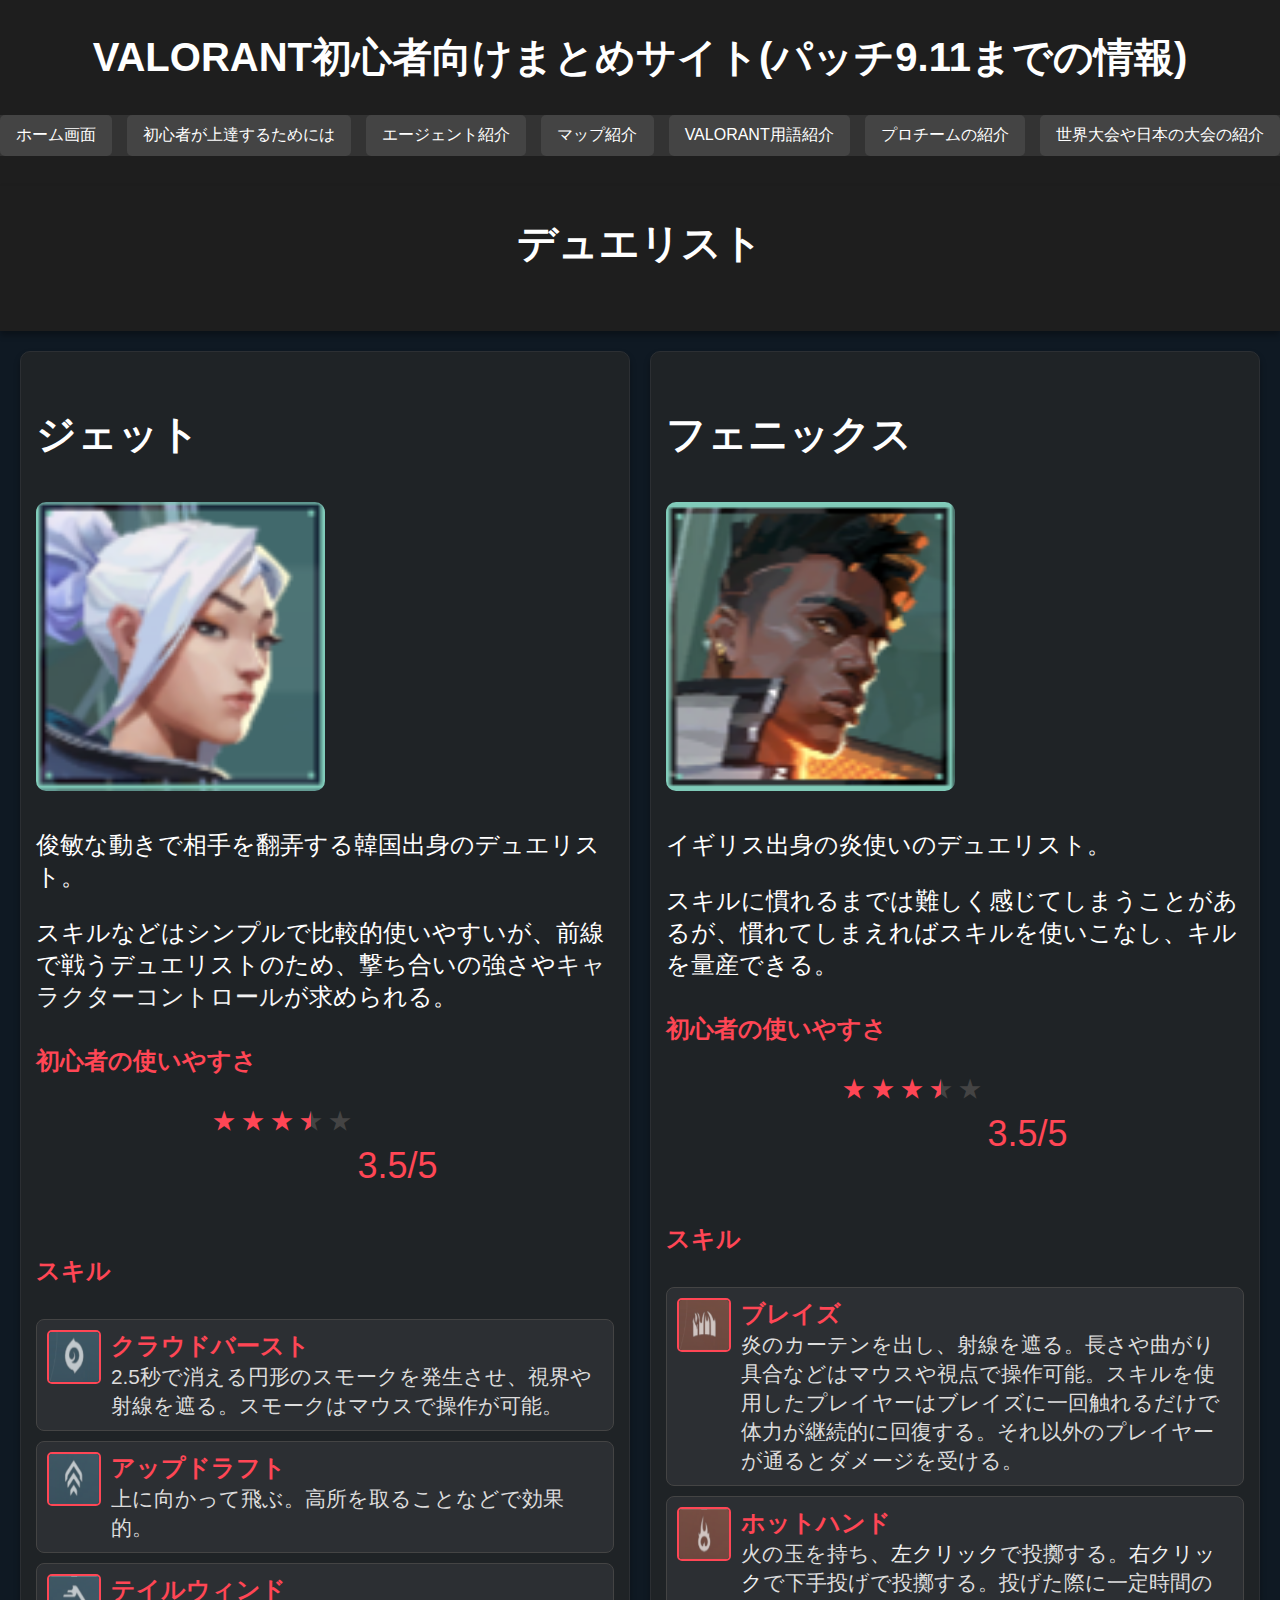
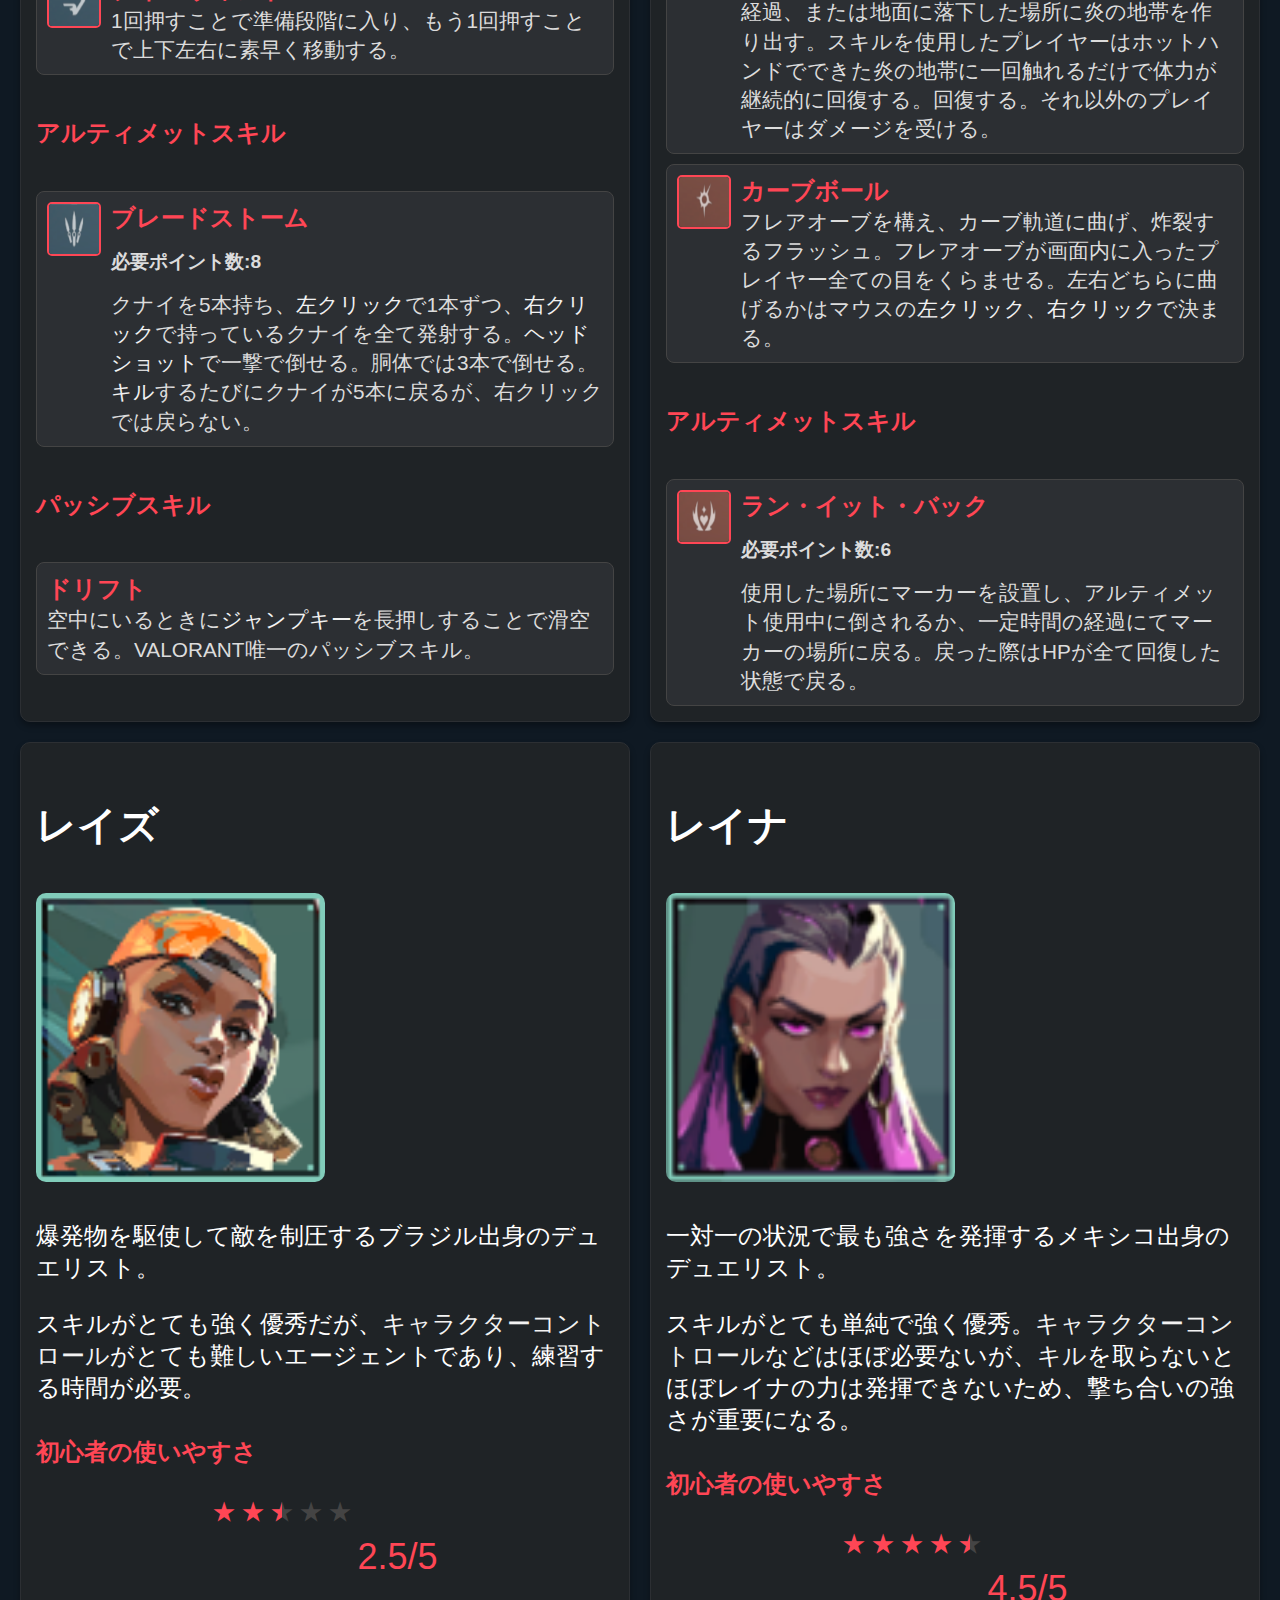
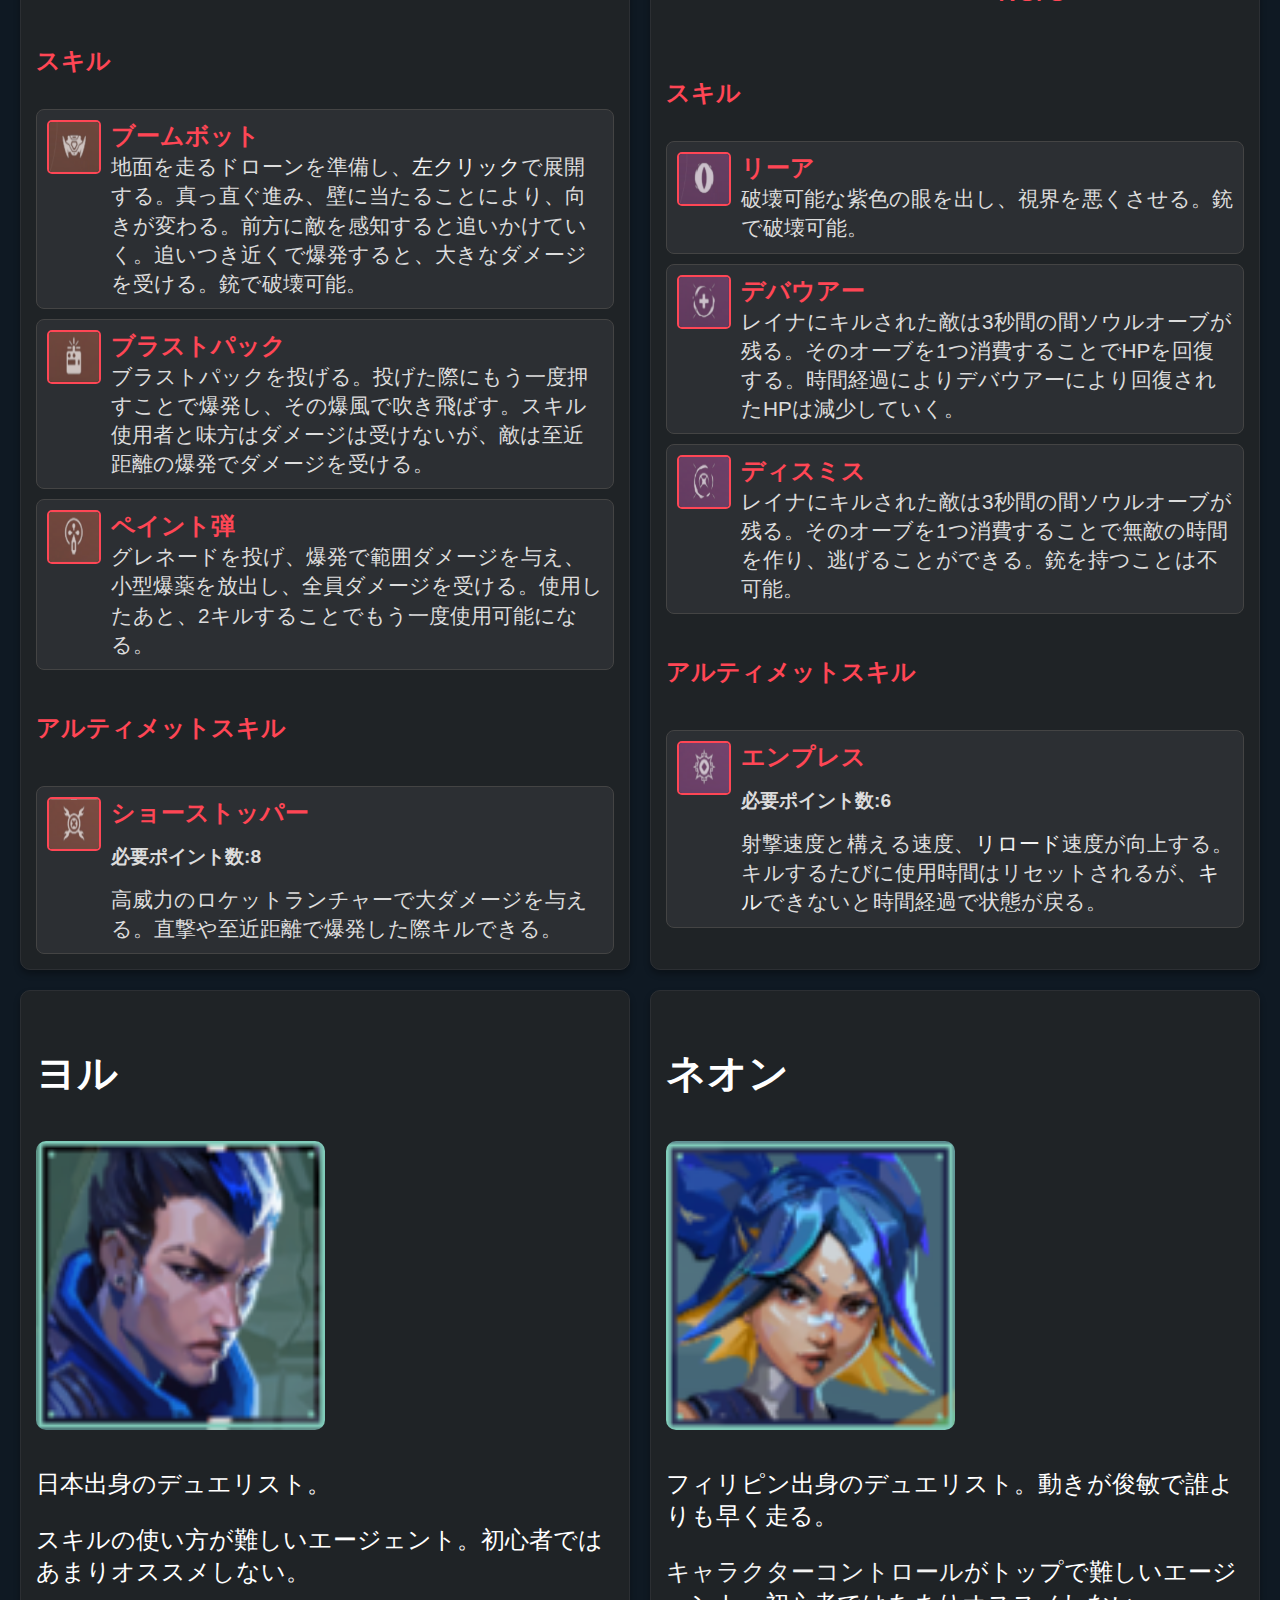
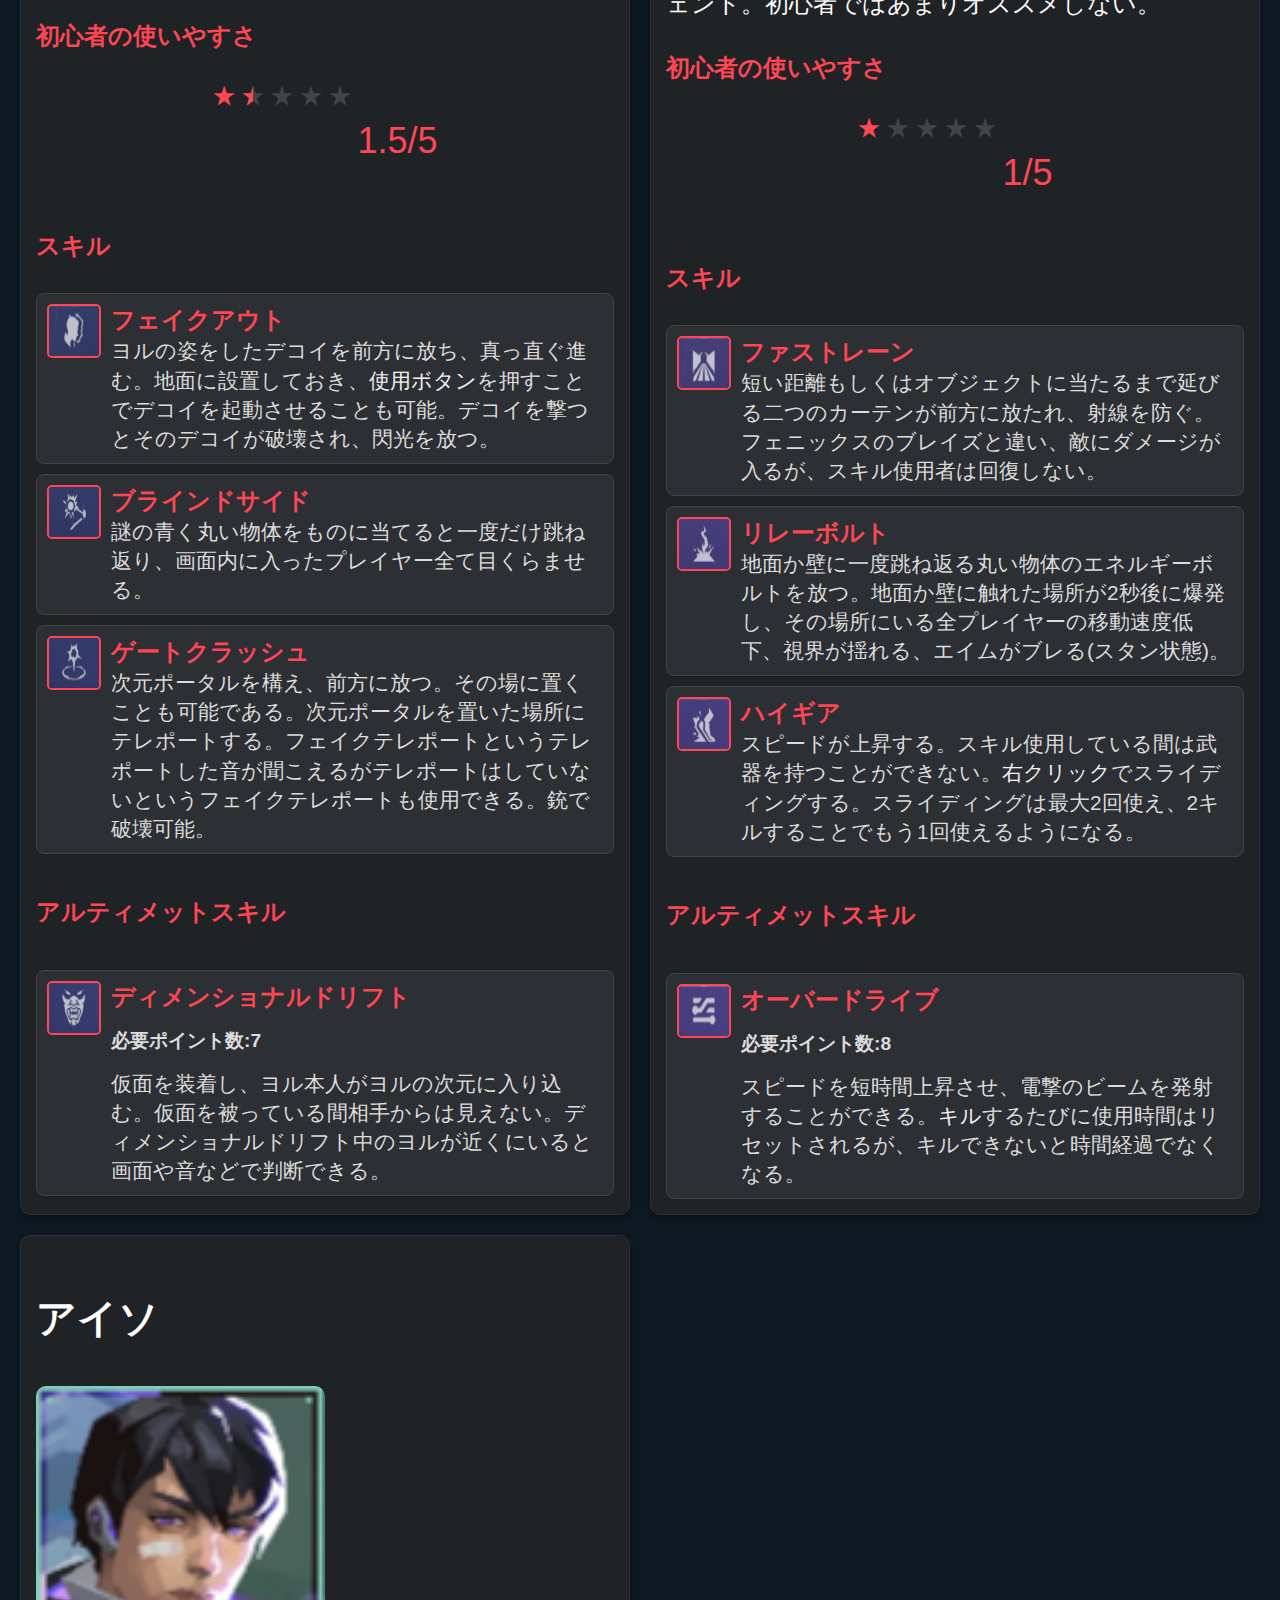
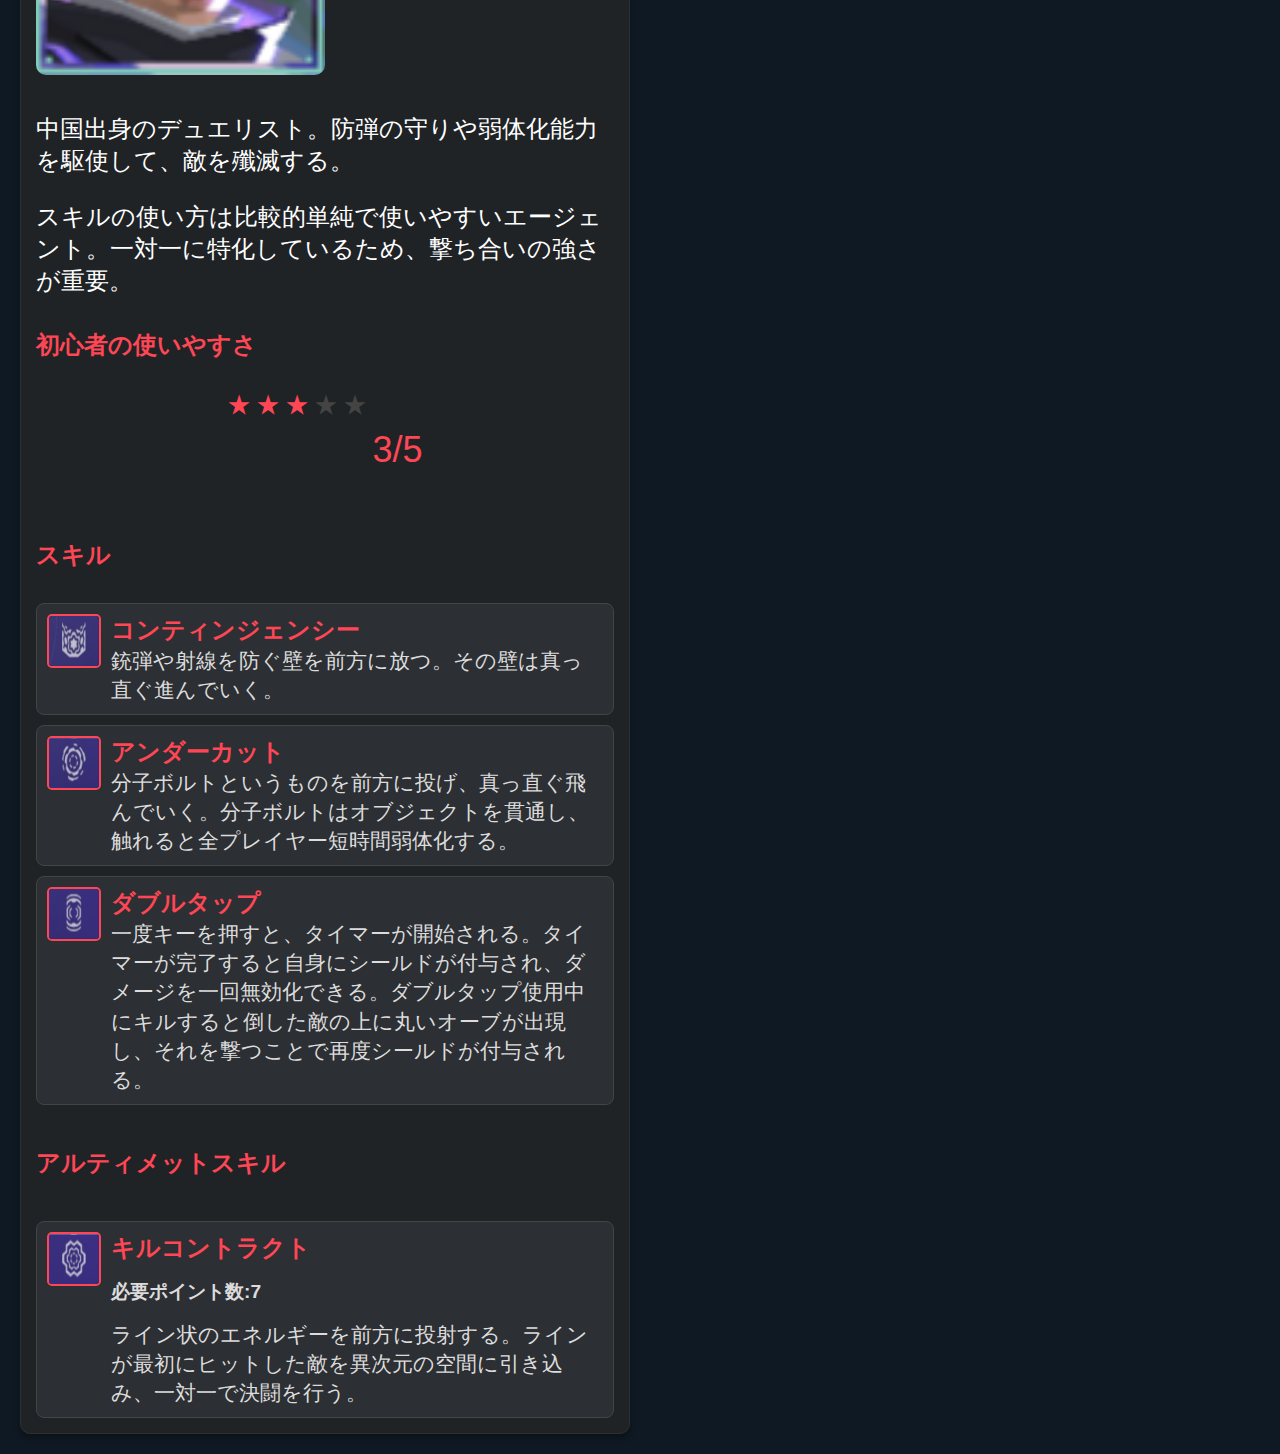
<file: VALORANT/agent.html>
<!DOCTYPE html>
<html lang="ja">

<head>
    <meta charset="UTF-8">
    <meta name="viewport" content="width=device-width, initial-scale=1.0">
    <title>VALORANT初心者まとめサイト</title>
    <link rel="stylesheet" href="agent.css">
    <script src="./script.js" defer></script>
</head>

<body>
    <header>
        <h1>VALORANT初心者向けまとめサイト(パッチ9.11までの情報)</h1>
        <nav>
            <ul class="main-menu">
                <li><a href="index.html" class="menu">ホーム画面</a></li>
                <li><a href="beginner.html" class="menu">初心者が上達するためには</a></li>
                <li class="dropdown">
                    <a href="agent.html" class="menu">エージェント紹介</a>
                    <ul class="dropdown-menu">
                        <li><a href="agent.html#duelist" class="submenu">デュエリスト</a></li>
                        <li><a href="agent_initiator.html" class="submenu">イニシエーター</a></li>
                        <li><a href="agent_sentinel.html" class="submenu">センチネル</a></li>
                        <li><a href="agent_controller.html" class="submenu">コントローラー</a></li>
                    </ul>
                </li>
                <li><a href="map.html" class="menu">マップ紹介</a></li>
                <li><a href="VALORANT1.html" class="menu">VALORANT用語紹介</a></li>
                <li><a href="proteam.html" class="menu">プロチームの紹介</a></li>
                <li><a href="tournament.html" class="menu">世界大会や日本の大会の紹介</a></li>
            </ul>
        </nav>
    </header>


    <header>
        <h1>デュエリスト</h1>
    </header>
    <main>
        <div class="agents-container">
            <!-- エージェント1 -->
            <div class="agent-card">
                <h3>ジェット</h3>
                <img src="jett-image.png" alt="ジェット" class="agent-image">
                <p>俊敏な動きで相手を翻弄する韓国出身のデュエリスト。</p>
                <p>スキルなどはシンプルで比較的使いやすいが、前線で戦うデュエリストのため、撃ち合いの強さや<a href="VALORANT1.html#charcon">キャラクターコントロール</a>が求められる。
                </p>
                <!--<h4>私が使った際の失敗談</h4>-->

                <div class="beginner-rating">
                    <h4>初心者の使いやすさ</h4>
                    <div class="rating-stars">
                        <span class="star filled">★</span>
                        <span class="star filled">★</span>
                        <span class="star filled">★</span>
                        <span class="star half-filled">★</span>
                        <span class="star">★</span>
                        <p class="rating-score">3.5/5</p>
                    </div>
                </div>
                <div class="skills-section">
                    <h4>スキル</h4>
                    <div class="skills-grid">
                        <div class="skill">
                            <img src="jett_skill.png" alt="クラウドバースト" class="skill-icon">
                            <div class="skill-text">
                                <h5>クラウドバースト</h5>
                                <p>2.5秒で消える円形のスモークを発生させ、視界や射線を遮る。スモークはマウスで操作が可能。</p>
                            </div>
                        </div>
                        <div class="skill">
                            <img src="jett_skill2.png" alt="アップドラフト" class="skill-icon">
                            <div class="skill-text">
                                <h5>アップドラフト</h5>
                                <p>上に向かって飛ぶ。高所を取ることなどで効果的。</p>
                            </div>
                        </div>
                        <div class="skill">
                            <img src="jett_skill3.png" alt="テイルウィンド" class="skill-icon">
                            <div class="skill-text">
                                <h5>テイルウィンド</h5>
                                <p>1回押すことで準備段階に入り、もう1回押すことで上下左右に素早く移動する。</p>
                            </div>
                        </div>
                        <h4>アルティメットスキル</h4>
                        <div class="skill">
                            <img src="jett_ult.png" alt="ブレードストーム" class="skill-icon">
                            <div class="skill-text">
                                <h5>ブレードストーム</h5>
                                <h6>必要ポイント数:8</h6>
                                <p>クナイを5本持ち、<a href="index.html#leftclick">左クリック</a>で1本ずつ、<a
                                        href="index.html#rightclick">右クリック</a>で持っているクナイを全て発射する。<a
                                        href="VALORANT1.html#head">ヘッドショット</a>で一撃で倒せる。胴体では3本で倒せる。<a
                                        href="VALORANT1.html#kill">キル</a>するたびにクナイが5本に戻るが、右クリックでは戻らない。
                                </p>
                            </div>
                        </div>
                        <h4>パッシブスキル</h4>
                        <div class="skill">
                            <div class="skill-text">
                                <h5>ドリフト</h5>
                                <p>空中にいるときに<a href="index.html#jump">ジャンプキー</a>を長押しすることで滑空できる。VALORANT唯一のパッシブスキル。</p>
                            </div>
                        </div>
                    </div>
                </div>
            </div>
            <!-- エージェント2 -->
            <div class="agent-card">
                <h3>フェニックス</h3>
                <img src="phoenix-image.png" alt="フェニックス" class="agent-image">
                <p>イギリス出身の炎使いのデュエリスト。</p>
                <p>スキルに慣れるまでは難しく感じてしまうことがあるが、慣れてしまえればスキルを使いこなし、キルを量産できる。</p>
                <div class="beginner-rating">
                    <h4>初心者の使いやすさ</h4>
                    <div class="rating-stars">
                        <span class="star filled">★</span>
                        <span class="star filled">★</span>
                        <span class="star filled">★</span>
                        <span class="star half-filled">★</span>
                        <span class="star">★</span>
                        <p class="rating-score">3.5/5</p>
                    </div>
                </div>
                <div class="skills-section">
                    <h4>スキル</h4>
                    <div class="skills-grid">
                        <div class="skill">
                            <img src="pheonix_skill.png" alt="ブレイズ" class="skill-icon">
                            <div class="skill-text">
                                <h5>ブレイズ</h5>
                                <p>炎のカーテンを出し、射線を遮る。長さや曲がり具合などはマウスや視点で操作可能。スキルを使用したプレイヤーはブレイズに一回触れるだけで体力が継続的に回復する。それ以外のプレイヤーが通るとダメージを受ける。
                                </p>
                            </div>
                        </div>
                        <div class="skill">
                            <img src="pheonix_skill2.png" alt="ホットハンド" class="skill-icon">
                            <div class="skill-text">
                                <h5>ホットハンド</h5>
                                <p>火の玉を持ち、<a href="index.html#leftclick">左クリック</a>で投擲する。<a
                                        href="index.html#rightclick">右クリック</a>で下手投げで投擲する。投げた際に一定時間の経過、または地面に落下した場所に炎の地帯を作り出す。スキルを使用したプレイヤーはホットハンドでできた炎の地帯に一回触れるだけで体力が継続的に回復する。回復する。それ以外のプレイヤーはダメージを受ける。
                                </p>
                            </div>
                        </div>
                        <div class="skill">
                            <img src="pheonix_skill3.png" alt="カーブボール" class="skill-icon">
                            <div class="skill-text">
                                <h5>カーブボール</h5>
                                <p>フレアオーブを構え、カーブ軌道に曲げ、炸裂するフラッシュ。フレアオーブが画面内に入ったプレイヤー全ての目をくらませる。左右どちらに曲げるかはマウスの<a
                                        href="index.html#leftclick">左クリック</a>、<a
                                        href="index.html#rightclick">右クリック</a>で決まる。
                                </p>
                            </div>
                        </div>
                        <h4>アルティメットスキル</h4>
                        <div class="skill">
                            <img src="pheonix_ult.png" alt="ラン・イット・バック" class="skill-icon">
                            <div class="skill-text">
                                <h5>ラン・イット・バック</h5>
                                <h6>必要ポイント数:6</h6>
                                <p>使用した場所にマーカーを設置し、アルティメット使用中に倒されるか、一定時間の経過にてマーカーの場所に戻る。戻った際はHPが全て回復した状態で戻る。</p>
                            </div>
                        </div>
                    </div>
                </div>
            </div>

            <!-- エージェント3 -->
            <div class="agent-card">
                <h3>レイズ</h3>
                <img src="raze-image.png" alt="レイズ" class="agent-image">
                <p>爆発物を駆使して敵を制圧するブラジル出身のデュエリスト。</p>
                <p>スキルがとても強く優秀だが、<a href="VALORANT1.html#charcon">キャラクターコントロール</a>がとても難しいエージェントであり、練習する時間が必要。
                <div class="beginner-rating">
                    <h4>初心者の使いやすさ</h4>
                    <div class="rating-stars">
                        <span class="star filled">★</span>
                        <span class="star filled">★</span>
                        <span class="star half-filled">★</span>
                        <span class="star">★</span>
                        <span class="star">★</span>
                        <p class="rating-score">2.5/5</p>
                    </div>
                </div>
                <div class="skills-section">
                    <h4>スキル</h4>
                    <div class="skills-grid">
                        <div class="skill">
                            <img src="reyze_skill.png" alt="ブームボット" class="skill-icon">
                            <div class="skill-text">
                                <h5>ブームボット</h5>
                                <p>地面を走るドローンを準備し、<a
                                        href="index.html#leftclick">左クリック</a>で展開する。真っ直ぐ進み、壁に当たることにより、向きが変わる。前方に敵を感知すると追いかけていく。追いつき近くで爆発すると、大きなダメージを受ける。銃で破壊可能。
                                </p>
                            </div>
                        </div>
                        <div class="skill">
                            <img src="reyze_skill2.png" alt="ブラストパック" class="skill-icon">
                            <div class="skill-text">
                                <h5>ブラストパック</h5>
                                <p>ブラストパックを投げる。投げた際にもう一度押すことで爆発し、その爆風で吹き飛ばす。スキル使用者と味方はダメージは受けないが、敵は至近距離の爆発でダメージを受ける。
                                </p>
                            </div>
                        </div>
                        <div class="skill">
                            <img src="reyze_skill3.png" alt="ペイント弾" class="skill-icon">
                            <div class="skill-text">
                                <h5>ペイント弾</h5>
                                <p>グレネードを投げ、爆発で範囲ダメージを与え、小型爆薬を放出し、全員ダメージを受ける。使用したあと、2キルすることでもう一度使用可能になる。</p>
                            </div>
                        </div>
                        <h4>アルティメットスキル</h4>
                        <div class="skill">
                            <img src="reyze_ult.png" alt="ショーストッパー" class="skill-icon">
                            <div class="skill-text">
                                <h5>ショーストッパー</h5>
                                <h6>必要ポイント数:8</h6>
                                <p>高威力のロケットランチャーで大ダメージを与える。直撃や至近距離で爆発した際キルできる。</p>
                            </div>
                        </div>
                    </div>
                </div>
            </div>

            <!-- エージェント4 -->
            <div class="agent-card">
                <h3>レイナ</h3>
                <img src="reyna-image.png" alt="レイナ" class="agent-image">
                <p>一対一の状況で最も強さを発揮するメキシコ出身のデュエリスト。</p>
                <p>スキルがとても単純で強く優秀。<a href="VALORANT1.html#charcon">キャラクターコントロール</a>などはほぼ必要ないが、<a
                        href="VALORANT1.html#kill">キル</a>を取らないとほぼレイナの力は発揮できないため、撃ち合いの強さが重要になる。
                <div class="beginner-rating">
                    <h4>初心者の使いやすさ</h4>
                    <div class="rating-stars">
                        <span class="star filled">★</span>
                        <span class="star filled">★</span>
                        <span class="star filled">★</span>
                        <span class="star filled">★</span>
                        <span class="star half-filled">★</span>
                        <p class="rating-score">4.5/5</p>
                    </div>
                </div>
                <div class="skills-section">
                    <h4>スキル</h4>
                    <div class="skills-grid">
                        <div class="skill">
                            <img src="reyna_skill.png" alt="リーア" class="skill-icon">
                            <div class="skill-text">
                                <h5>リーア</h5>
                                <p>破壊可能な紫色の眼を出し、視界を悪くさせる。銃で破壊可能。
                                </p>
                            </div>
                        </div>
                        <div class="skill">
                            <img src="reyna_skill2.png" alt="デバウアー" class="skill-icon">
                            <div class="skill-text">
                                <h5>デバウアー</h5>
                                <p>レイナにキルされた敵は3秒間の間ソウルオーブが残る。そのオーブを1つ消費することでHPを回復する。時間経過によりデバウアーにより回復されたHPは減少していく。</p>
                            </div>
                        </div>
                        <div class="skill">
                            <img src="reyna_skill3.png" alt="ディスミス" class="skill-icon">
                            <div class="skill-text">
                                <h5>ディスミス</h5>
                                <p>レイナにキルされた敵は3秒間の間ソウルオーブが残る。そのオーブを1つ消費することで無敵の時間を作り、逃げることができる。銃を持つことは不可能。</p>
                            </div>
                        </div>
                        <h4>アルティメットスキル</h4>
                        <div class="skill">
                            <img src="reyna_ult.png" alt="エンプレス" class="skill-icon">
                            <div class="skill-text">
                                <h5>エンプレス</h5>
                                <h6>必要ポイント数:6</h6>
                                <p>射撃速度と構える速度、<a href="VALORANT1.html#reload">リロード</a>速度が向上する。キルするたびに使用時間はリセットされるが、<a
                                        href="VALORANT1.html#kill">キル</a>できないと時間経過で状態が戻る。
                                </p>
                            </div>
                        </div>
                    </div>
                </div>
            </div>
            <!-- エージェント5 -->
            <div class="agent-card">
                <h3>ヨル</h3>
                <img src="yoru-image.png" alt="ヨル" class="agent-image">
                <p>日本出身のデュエリスト。</p>
                <p>スキルの使い方が難しいエージェント。初心者ではあまりオススメしない。
                <div class="beginner-rating">
                    <h4>初心者の使いやすさ</h4>
                    <div class="rating-stars">
                        <span class="star filled">★</span>
                        <span class="star half-filled">★</span>
                        <span class="star">★</span>
                        <span class="star">★</span>
                        <span class="star">★</span>
                        <p class="rating-score">1.5/5</p>
                    </div>
                </div>
                <div class="skills-section">
                    <h4>スキル</h4>
                    <div class="skills-grid">
                        <div class="skill">
                            <img src="yoru_skill.png" alt="フェイクアウト" class="skill-icon">
                            <div class="skill-text">
                                <h5>フェイクアウト</h5>
                                <p>ヨルの姿をしたデコイを前方に放ち、真っ直ぐ進む。地面に設置しておき、<a
                                        href="index.html#use">使用ボタン</a>を押すことでデコイを起動させることも可能。デコイを撃つとそのデコイが破壊され、閃光を放つ。
                                </p>
                            </div>
                        </div>
                        <div class="skill">
                            <img src="yoru_skill2.png" alt="ブラインドサイド" class="skill-icon">
                            <div class="skill-text">
                                <h5>ブラインドサイド</h5>
                                <p>謎の青く丸い物体をものに当てると一度だけ跳ね返り、画面内に入ったプレイヤー全て目くらませる。</p>
                            </div>
                        </div>
                        <div class="skill">
                            <img src="yoru_skill3.png" alt="ゲートクラッシュ" class="skill-icon">
                            <div class="skill-text">
                                <h5>ゲートクラッシュ</h5>
                                <p>次元ポータルを構え、前方に放つ。その場に置くことも可能である。次元ポータルを置いた場所にテレポートする。フェイクテレポートというテレポートした音が聞こえるがテレポートはしていないというフェイクテレポートも使用できる。銃で破壊可能。
                                </p>
                            </div>
                        </div>
                        <h4>アルティメットスキル</h4>
                        <div class="skill">
                            <img src="yoru_ult.png" alt="ディメンショナルドリフト" class="skill-icon">
                            <div class="skill-text">
                                <h5>ディメンショナルドリフト</h5>
                                <h6>必要ポイント数:7</h6>
                                <p>仮面を装着し、ヨル本人がヨルの次元に入り込む。仮面を被っている間相手からは見えない。ディメンショナルドリフト中のヨルが近くにいると画面や音などで判断できる。</p>
                            </div>
                        </div>
                    </div>
                </div>
            </div>
            <!-- エージェント6 -->
            <div class="agent-card">
                <h3>ネオン</h3>
                <img src="neon-image.png" alt="ネオン" class="agent-image">
                <p>フィリピン出身のデュエリスト。動きが俊敏で誰よりも早く走る。
                </p>
                <p><a href="VALORANT1.html#charcon">キャラクターコントロール</a>がトップで難しいエージェント。初心者ではあまりオススメしない。
                <div class="beginner-rating">
                    <h4>初心者の使いやすさ</h4>
                    <div class="rating-stars">
                        <span class="star filled">★</span>
                        <span class="star">★</span>
                        <span class="star">★</span>
                        <span class="star">★</span>
                        <span class="star">★</span>
                        <p class="rating-score">1/5</p>
                    </div>
                </div>
                <div class="skills-section">
                    <h4>スキル</h4>
                    <div class="skills-grid">
                        <div class="skill">
                            <img src="neon_skill.png" alt="ファストレーン" class="skill-icon">
                            <div class="skill-text">
                                <h5>ファストレーン</h5>
                                <p>短い距離もしくはオブジェクトに当たるまで延びる二つのカーテンが前方に放たれ、射線を防ぐ。フェニックスのブレイズと違い、敵にダメージが入るが、スキル使用者は回復しない。
                                </p>
                            </div>
                        </div>
                        <div class="skill">
                            <img src="neon_skill2.png" alt="リレーボルト" class="skill-icon">
                            <div class="skill-text">
                                <h5>リレーボルト</h5>
                                <p>地面か壁に一度跳ね返る丸い物体のエネルギーボルトを放つ。地面か壁に触れた場所が2秒後に爆発し、その場所にいる全プレイヤーの移動速度低下、視界が揺れる、エイムがブレる(スタン状態)。
                                </p>
                            </div>
                        </div>
                        <div class="skill">
                            <img src="neon_skill3.png" alt="ハイギア" class="skill-icon">
                            <div class="skill-text">
                                <h5>ハイギア</h5>
                                <p>スピードが上昇する。スキル使用している間は武器を持つことができない。<a
                                        href="index.html#rightclick">右クリック</a>でスライディングする。スライディングは最大2回使え、2キルすることでもう1回使えるようになる。
                                </p>
                            </div>
                        </div>
                        <h4>アルティメットスキル</h4>
                        <div class="skill">
                            <img src="neon_ult.png" alt="オーバードライブ" class="skill-icon">
                            <div class="skill-text">
                                <h5>オーバードライブ</h5>
                                <h6>必要ポイント数:8</h6>
                                <p>スピードを短時間上昇させ、電撃のビームを発射することができる。<a
                                        href="VALORANT1.html">キル</a>するたびに使用時間はリセットされるが、キルできないと時間経過でなくなる。</p>
                            </div>
                        </div>
                    </div>
                </div>
            </div>
            <!-- エージェント7 -->
            <div class="agent-card">
                <h3>アイソ</h3>
                <img src="iso-image.png" alt="アイソ" class="agent-image">
                <p>中国出身のデュエリスト。防弾の守りや弱体化能力を駆使して、敵を殲滅する。
                </p>
                <p>スキルの使い方は比較的単純で使いやすいエージェント。一対一に特化しているため、撃ち合いの強さが重要。
                <div class="beginner-rating">
                    <h4>初心者の使いやすさ</h4>
                    <div class="rating-stars">
                        <span class="star filled">★</span>
                        <span class="star filled">★</span>
                        <span class="star filled">★</span>
                        <span class="star">★</span>
                        <span class="star">★</span>
                        <p class="rating-score">3/5</p>
                    </div>
                </div>
                <div class="skills-section">
                    <h4>スキル</h4>
                    <div class="skills-grid">
                        <div class="skill">
                            <img src="iso_skill.png" alt="コンティンジェンシー" class="skill-icon">
                            <div class="skill-text">
                                <h5>コンティンジェンシー</h5>
                                <p>銃弾や射線を防ぐ壁を前方に放つ。その壁は真っ直ぐ進んでいく。</p>
                            </div>
                        </div>
                        <div class="skill">
                            <img src="iso_skill2.png" alt="アンダーカット" class="skill-icon">
                            <div class="skill-text">
                                <h5>アンダーカット</h5>
                                <p>分子ボルトというものを前方に投げ、真っ直ぐ飛んでいく。分子ボルトはオブジェクトを貫通し、触れると全プレイヤー短時間弱体化する。</p>
                            </div>
                        </div>
                        <div class="skill">
                            <img src="iso_skill3.png" alt="ダブルタップ" class="skill-icon">
                            <div class="skill-text">
                                <h5>ダブルタップ</h5>
                                <p>一度キーを押すと、タイマーが開始される。タイマーが完了すると自身にシールドが付与され、ダメージを一回無効化できる。ダブルタップ使用中にキルすると倒した敵の上に丸いオーブが出現し、それを撃つことで再度シールドが付与される。
                                </p>
                            </div>
                        </div>
                        <h4>アルティメットスキル</h4>
                        <div class="skill">
                            <img src="iso_ult.png" alt="キルコントラクト" class="skill-icon">
                            <div class="skill-text">
                                <h5>キルコントラクト</h5>
                                <h6>必要ポイント数:7</h6>
                                <p>ライン状のエネルギーを前方に投射する。ラインが最初にヒットした敵を異次元の空間に引き込み、一対一で決闘を行う。</p>
                            </div>
                        </div>
                    </div>
                </div>
            </div>
        </div>
</file>
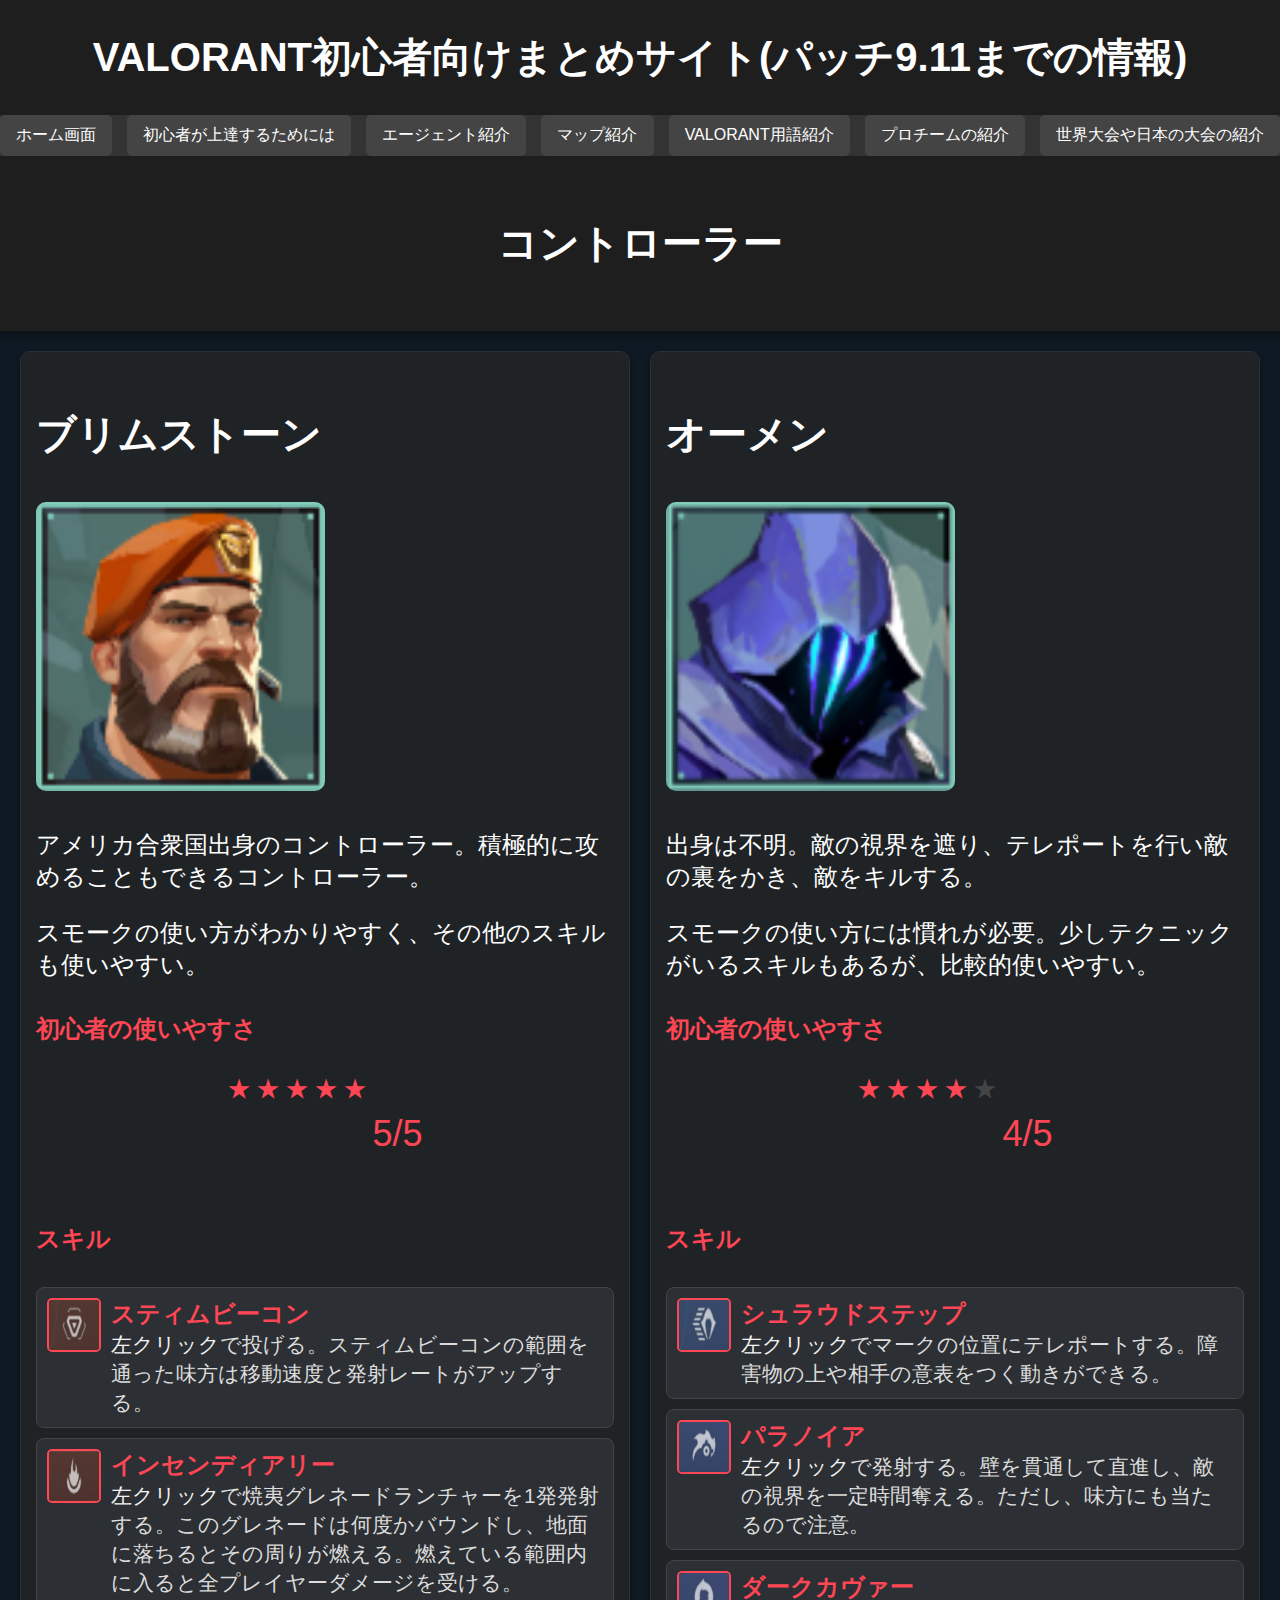
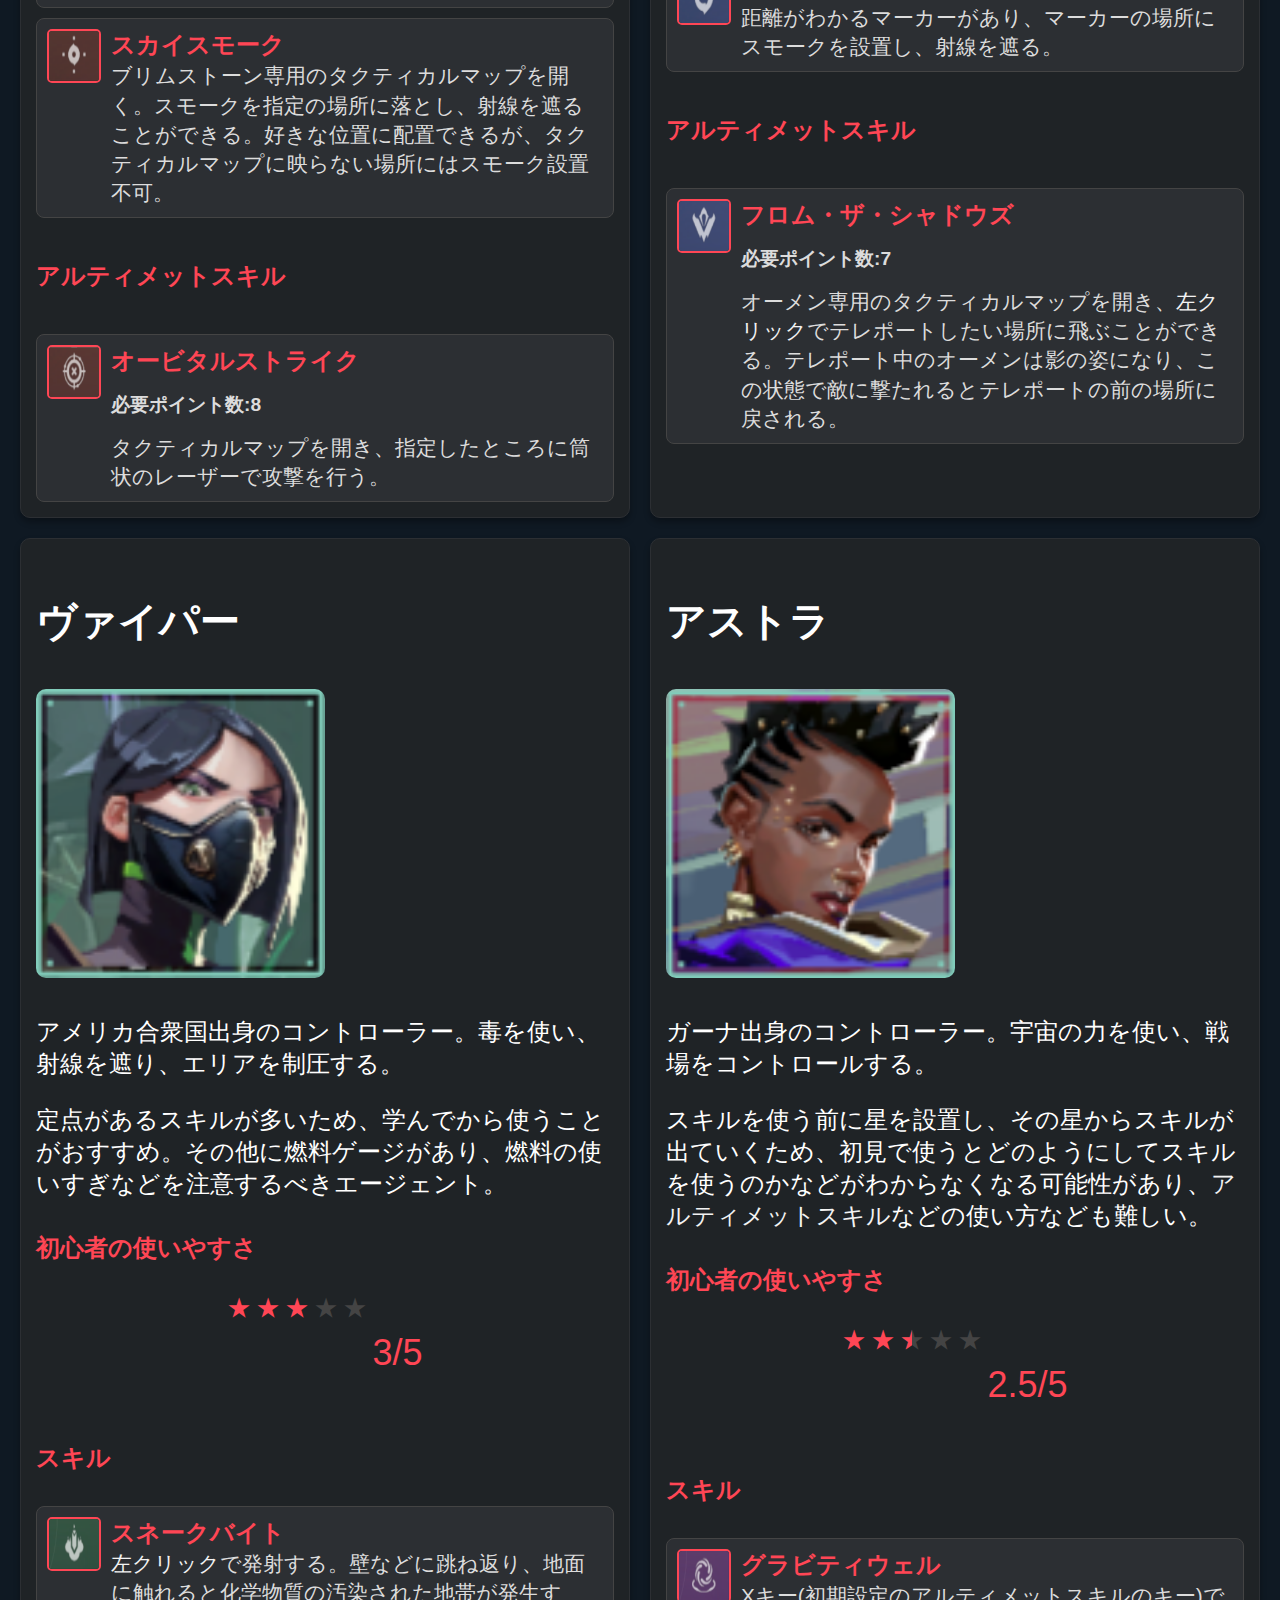
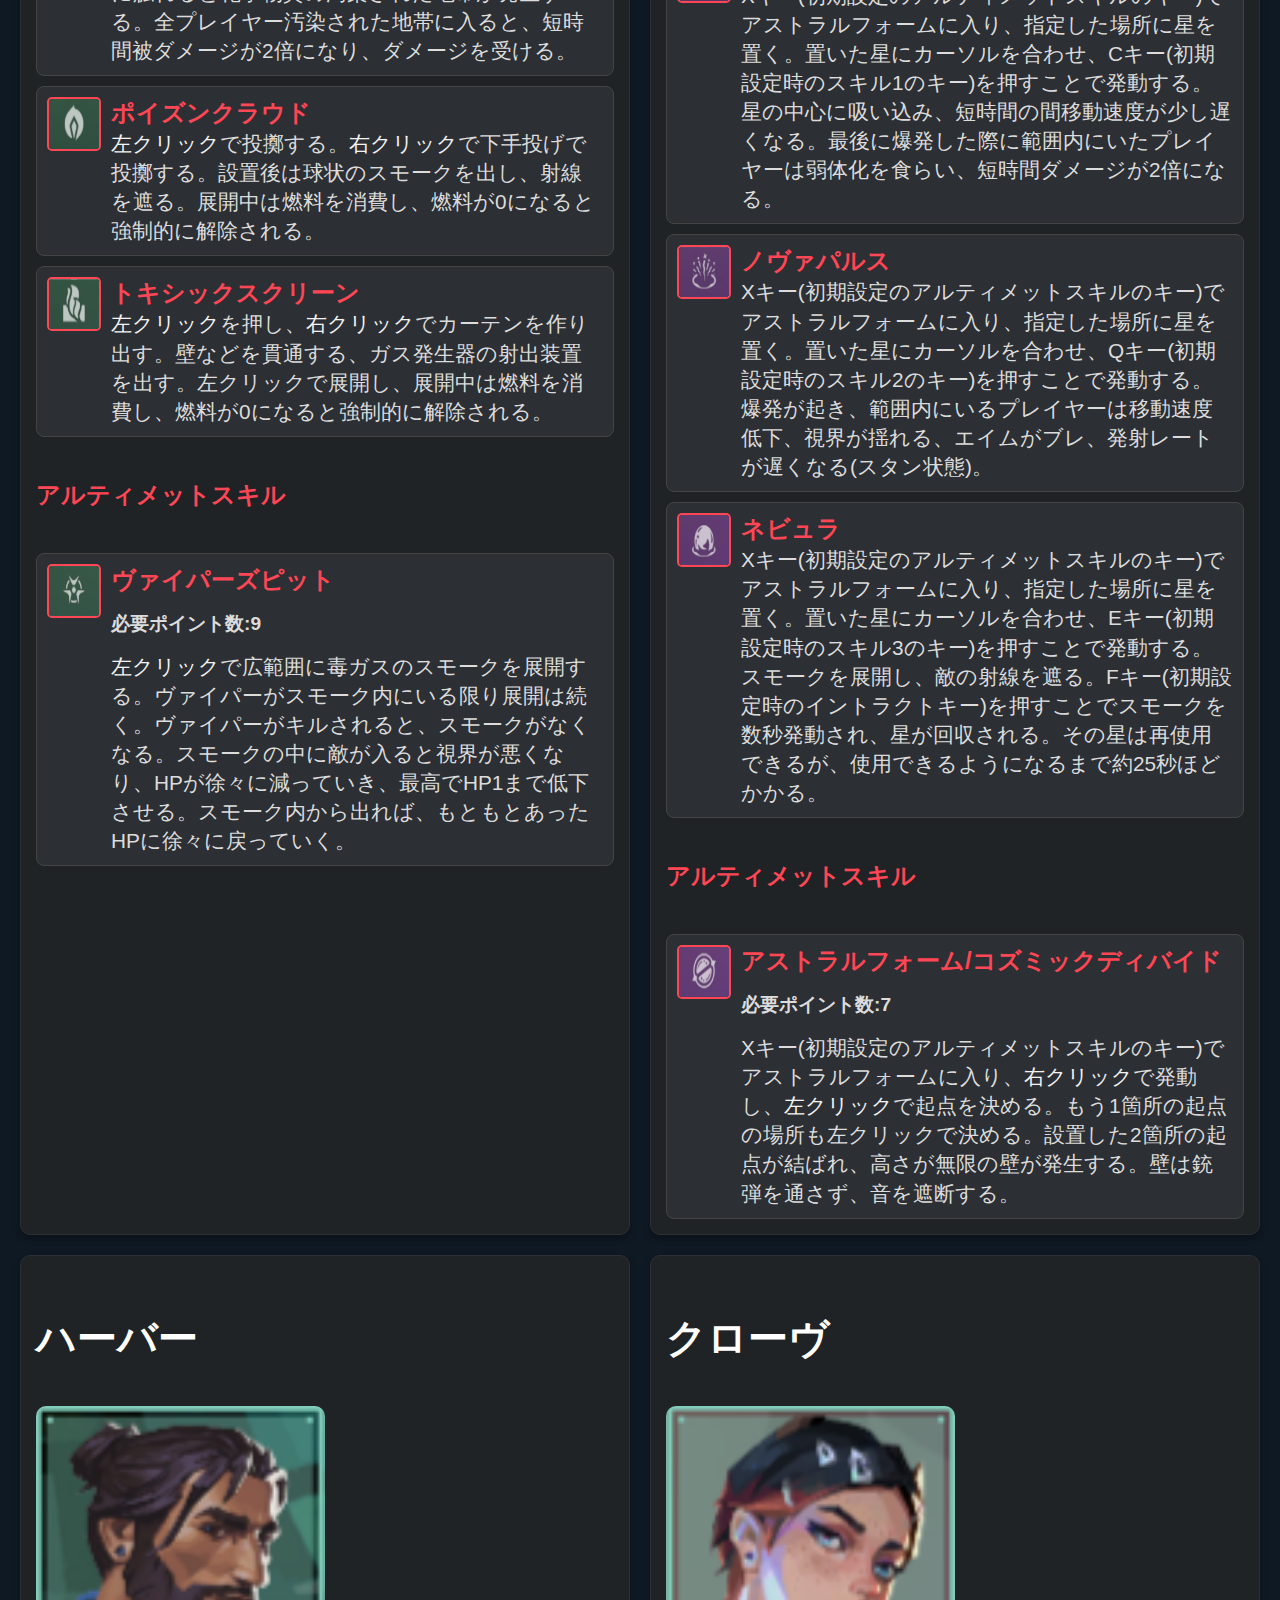
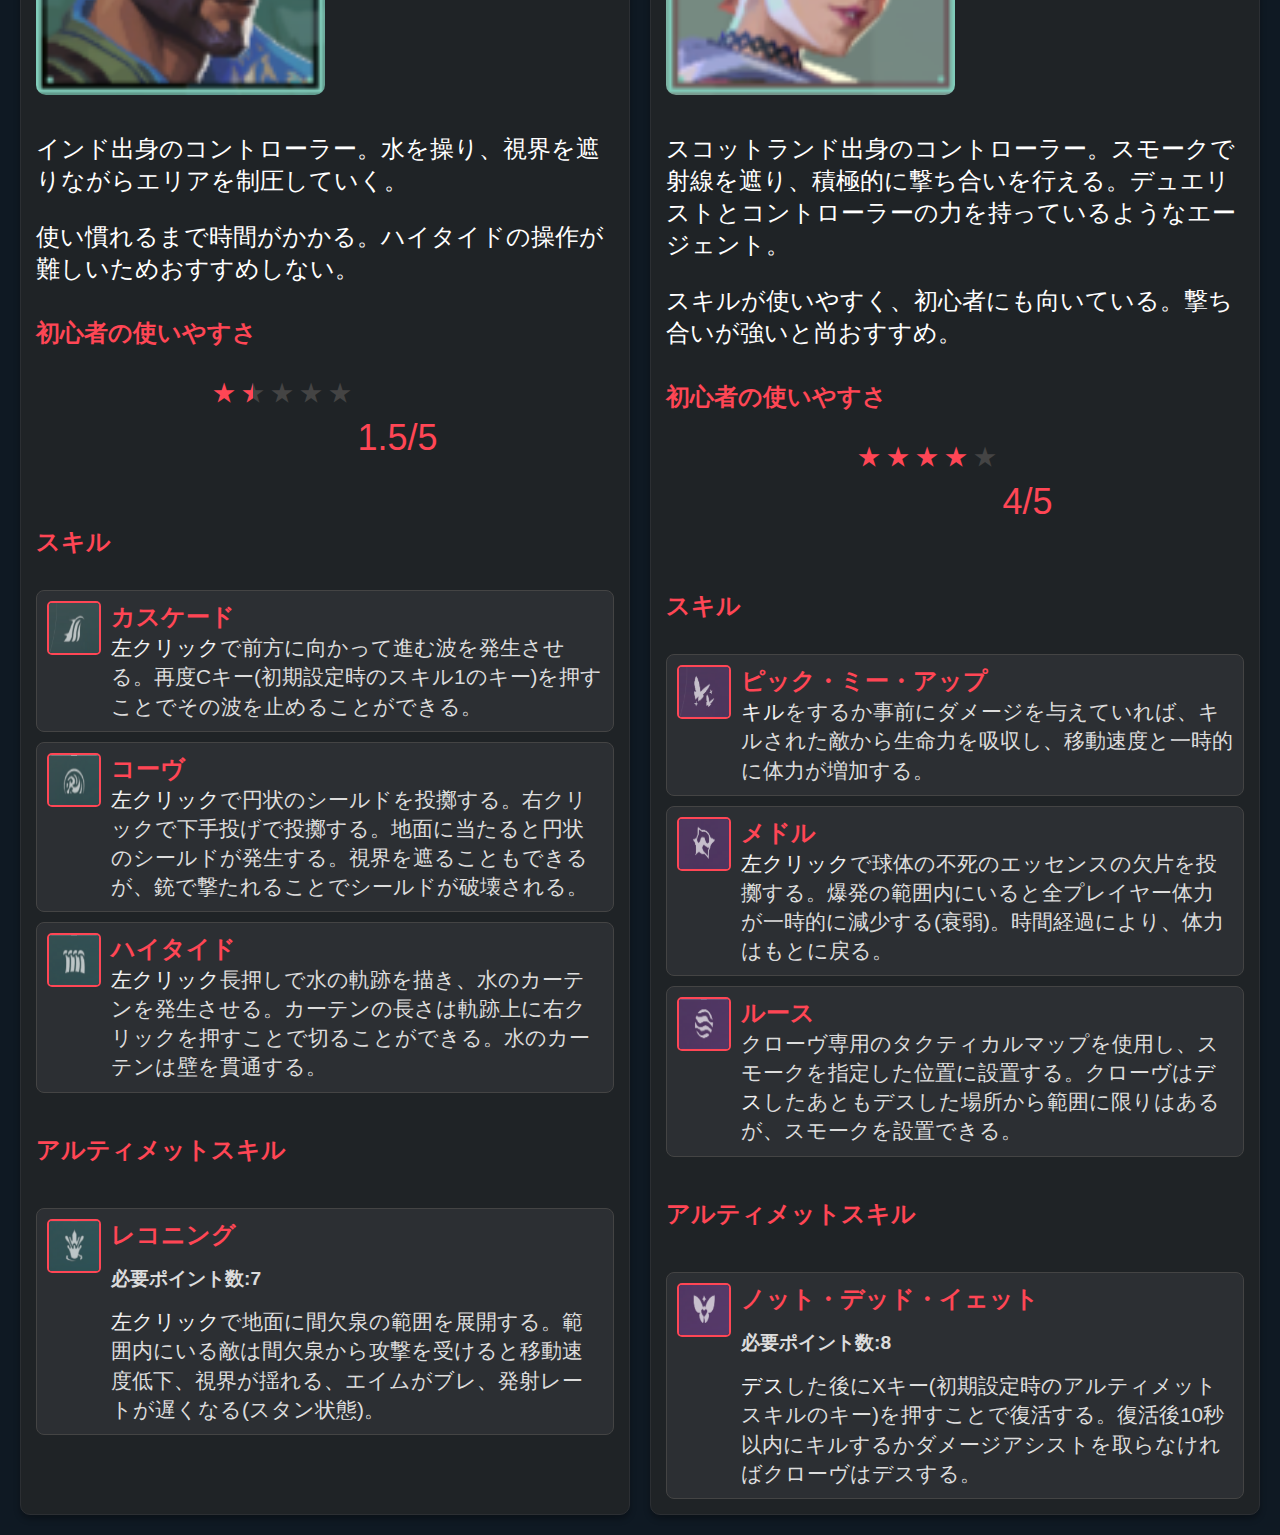
<file: VALORANT/agent_controller.html>
<!DOCTYPE html>
<html lang="ja">

<head>
    <meta charset="UTF-8">
    <meta name="viewport" content="width=device-width, initial-scale=1.0">
    <title>VALORANT初心者まとめサイト</title>
    <link rel="stylesheet" href="agent_controller.css">
    <script src="./script.js" defer></script>
</head>

<body>
    <header>
        <h1>VALORANT初心者向けまとめサイト(パッチ9.11までの情報)</h1>
        <nav>
            <ul class="main-menu">
                <li><a href="index.html" class="menu">ホーム画面</a></li>
                <li><a href="beginner.html" class="menu">初心者が上達するためには</a></li>
                <li class="dropdown">
                    <a href="agent.html" class="menu">エージェント紹介</a>
                    <ul class="dropdown-menu">
                        <li><a href="agent.html#duelist" class="submenu">デュエリスト</a></li>
                        <li><a href="agent_initiator.html" class="submenu">イニシエーター</a></li>
                        <li><a href="agent_sentinel.html" class="submenu">センチネル</a></li>
                        <li><a href="agent_controller.html" class="submenu">コントローラー</a></li>
                    </ul>
                </li>
                <li><a href="map.html" class="menu">マップ紹介</a></li>
                <li><a href="VALORANT1.html" class="menu">VALORANT用語紹介</a></li>
                <li><a href="proteam.html" class="menu">プロチームの紹介</a></li>
                <li><a href="tournament.html" class="menu">世界大会や日本の大会の紹介</a></li>
            </ul>
        </nav>
    </header>


    <header>
        <h1>コントローラー</h1>
    </header>
    <main>
        <section id="initiator">
            <div class="agents-container">
                <!-- エージェント1 -->
                <div class="agent-card">
                    <h3>ブリムストーン</h3>
                    <img src="brimstone-image.png" alt="ブリムストーン" class="agent-image">
                    <p>アメリカ合衆国出身のコントローラー。積極的に攻めることもできるコントローラー。</p>
                    <p>スモークの使い方がわかりやすく、その他のスキルも使いやすい。</p>
                    <div class="beginner-rating">
                        <h4>初心者の使いやすさ</h4>
                        <div class="rating-stars">
                            <span class="star filled">★</span>
                            <span class="star filled">★</span>
                            <span class="star filled">★</span>
                            <span class="star filled">★</span>
                            <span class="star filled">★</span>
                            <p class="rating-score">5/5</p>
                        </div>
                    </div>
                    <div class="skills-section">
                        <h4>スキル</h4>
                        <div class="skills-grid">
                            <div class="skill">
                                <img src="brimstone_skill.png" alt="スティムビーコン" class="skill-icon">
                                <div class="skill-text">
                                    <h5>スティムビーコン</h5>
                                    <p><a href="index.html#leftclick">左クリック</a>で投げる。スティムビーコンの範囲を通った味方は移動速度と発射レートがアップする。
                                    </p>
                                </div>
                            </div>
                            <div class="skill">
                                <img src="brimstone_skill2.png" alt="インセンディアリー" class="skill-icon">
                                <div class="skill-text">
                                    <h5>インセンディアリー</h5>
                                    <p><a
                                            href="index.html#leftclick">左クリック</a>で焼夷グレネードランチャーを1発発射する。このグレネードは何度かバウンドし、地面に落ちるとその周りが燃える。燃えている範囲内に入ると全プレイヤーダメージを受ける。
                                    </p>
                                </div>
                            </div>
                            <div class="skill">
                                <img src="brimstone_skill3.png" alt="スカイスモーク" class="skill-icon">
                                <div class="skill-text">
                                    <h5>スカイスモーク</h5>
                                    <p>ブリムストーン専用のタクティカルマップを開く。スモークを指定の場所に落とし、射線を遮ることができる。好きな位置に配置できるが、タクティカルマップに映らない場所にはスモーク設置不可。
                                    </p>
                                </div>
                            </div>
                            <h4>アルティメットスキル</h4>
                            <div class="skill">
                                <img src="brimstone_ult.png" alt="オービタルストライク" class="skill-icon">
                                <div class="skill-text">
                                    <h5>オービタルストライク</h5>
                                    <h6>必要ポイント数:8</h6>
                                    <p>タクティカルマップを開き、指定したところに筒状のレーザーで攻撃を行う。
                                    </p>
                                </div>
                            </div>
                        </div>
                    </div>
                </div>

                <!-- エージェント2 -->
                <div class="agent-card">
                    <h3>オーメン</h3>
                    <img src="omen-image.png" alt="オーメン" class="agent-image">
                    <p>出身は不明。敵の視界を遮り、テレポートを行い敵の裏をかき、敵をキルする。</p>
                    <p>スモークの使い方には慣れが必要。少しテクニックがいるスキルもあるが、比較的使いやすい。</p>
                    <div class="beginner-rating">
                        <h4>初心者の使いやすさ</h4>
                        <div class="rating-stars">
                            <span class="star filled">★</span>
                            <span class="star filled">★</span>
                            <span class="star filled">★</span>
                            <span class="star filled">★</span>
                            <span class="star">★</span>
                            <p class="rating-score">4/5</p>
                        </div>
                    </div>
                    <div class="skills-section">
                        <h4>スキル</h4>
                        <div class="skills-grid">
                            <div class="skill">
                                <img src="omen_skill.png" alt="シュラウドステップ" class="skill-icon">
                                <div class="skill-text">
                                    <h5>シュラウドステップ</h5>
                                    <p><a href="index.html#leftclick">左クリック</a>でマークの位置にテレポートする。障害物の上や相手の意表をつく動きができる。</p>
                                </div>
                            </div>
                            <div class="skill">
                                <img src="omen_skill2.png" alt="パラノイア" class="skill-icon">
                                <div class="skill-text">
                                    <h5>パラノイア</h5>
                                    <p><a
                                            href="index.html#leftclick">左クリック</a>で発射する。壁を貫通して直進し、敵の視界を一定時間奪える。ただし、味方にも当たるので注意。
                                    </p>
                                </div>
                            </div>
                            <div class="skill">
                                <img src="omen_skill3.png" alt="ダークカヴァー" class="skill-icon">
                                <div class="skill-text">
                                    <h5>ダークカヴァー</h5>
                                    <p>距離がわかるマーカーがあり、マーカーの場所にスモークを設置し、射線を遮る。</p>
                                </div>
                            </div>
                            <h4>アルティメットスキル</h4>
                            <div class="skill">
                                <img src="omen_ult.png" alt="フロム・ザ・シャドウズ" class="skill-icon">
                                <div class="skill-text">
                                    <h5>フロム・ザ・シャドウズ</h5>
                                    <h6>必要ポイント数:7</h6>
                                    <p>オーメン専用のタクティカルマップを開き、<a
                                            href="index.html#leftclick">左クリック</a>でテレポートしたい場所に飛ぶことができる。テレポート中のオーメンは影の姿になり、この状態で敵に撃たれるとテレポートの前の場所に戻される。
                                    </p>
                                </div>
                            </div>
                        </div>
                    </div>
                </div>

                <!-- エージェント3 -->
                <div class="agent-card">
                    <h3>ヴァイパー</h3>
                    <img src="viper-image.png" alt="ヴァイパー" class="agent-image">
                    <p>アメリカ合衆国出身のコントローラー。毒を使い、射線を遮り、エリアを制圧する。</p>
                    <p>定点があるスキルが多いため、学んでから使うことがおすすめ。その他に燃料ゲージがあり、燃料の使いすぎなどを注意するべきエージェント。</p>
                    <div class="beginner-rating">
                        <h4>初心者の使いやすさ</h4>
                        <div class="rating-stars">
                            <span class="star filled">★</span>
                            <span class="star filled">★</span>
                            <span class="star filled">★</span>
                            <span class="star">★</span>
                            <span class="star">★</span>
                            <p class="rating-score">3/5</p>
                        </div>
                    </div>
                    <div class="skills-section">
                        <h4>スキル</h4>
                        <div class="skills-grid">
                            <div class="skill">
                                <img src="viper_skill.png" alt="スネークバイト" class="skill-icon">
                                <div class="skill-text">
                                    <h5>スネークバイト</h5>
                                    <p><a
                                            href="index.html#leftclick">左クリック</a>で発射する。壁などに跳ね返り、地面に触れると化学物質の汚染された地帯が発生する。全プレイヤー汚染された地帯に入ると、短時間被ダメージが2倍になり、ダメージを受ける。
                                    </p>
                                </div>
                            </div>
                            <div class="skill">
                                <img src="viper_skill2.png" alt="ポイズンクラウド" class="skill-icon">
                                <div class="skill-text">
                                    <h5>ポイズンクラウド</h5>
                                    <p><a href="index.html#leftclick">左クリック</a>で投擲する。<a
                                            href="index.html#rightclick">右クリック</a>で下手投げで投擲する。設置後は球状のスモークを出し、射線を遮る。展開中は燃料を消費し、燃料が0になると強制的に解除される。
                                    </p>
                                </div>
                            </div>
                            <div class="skill">
                                <img src="viper_skill3.png" alt="トキシックスクリーン" class="skill-icon">
                                <div class="skill-text">
                                    <h5>トキシックスクリーン</h5>
                                    <p><a href="index.html#leftclick">左クリック</a>を押し、<a
                                            href="index.html#rightclick">右クリック</a>でカーテンを作り出す。壁などを貫通する、ガス発生器の射出装置を出す。左クリックで展開し、展開中は燃料を消費し、燃料が0になると強制的に解除される。
                                    </p>
                                </div>
                            </div>
                            <h4>アルティメットスキル</h4>
                            <div class="skill">
                                <img src="viper_ult.png" alt="ヴァイパーズピット" class="skill-icon">
                                <div class="skill-text">
                                    <h5>ヴァイパーズピット</h5>
                                    <h6>必要ポイント数:9</h6>
                                    <p><a
                                            href="index.html#leftclick">左クリック</a>で広範囲に毒ガスのスモークを展開する。ヴァイパーがスモーク内にいる限り展開は続く。ヴァイパーがキルされると、スモークがなくなる。スモークの中に敵が入ると視界が悪くなり、HPが徐々に減っていき、最高でHP1まで低下させる。スモーク内から出れば、もともとあったHPに徐々に戻っていく。
                                    </p>
                                </div>
                            </div>
                        </div>
                    </div>
                </div>

                <!-- エージェント4 -->
                <div class="agent-card">
                    <h3>アストラ</h3>
                    <img src="astra-image.png" alt="アストラ" class="agent-image">
                    <p>ガーナ出身のコントローラー。宇宙の力を使い、戦場をコントロールする。</p>
                    <p>スキルを使う前に星を設置し、その星からスキルが出ていくため、初見で使うとどのようにしてスキルを使うのかなどがわからなくなる可能性があり、<a
                            href="VALORANT1.html#ult">アルティメットスキル</a>などの使い方なども難しい。</p>
                    <div class="beginner-rating">
                        <h4>初心者の使いやすさ</h4>
                        <div class="rating-stars">
                            <span class="star filled">★</span>
                            <span class="star filled">★</span>
                            <span class="star half-filled">★</span>
                            <span class="star">★</span>
                            <span class="star">★</span>
                            <p class="rating-score">2.5/5</p>
                        </div>
                    </div>
                    <div class="skills-section">
                        <h4>スキル</h4>
                        <div class="skills-grid">
                            <div class="skill">
                                <img src="astra_skill.png" alt="グラビティウェル" class="skill-icon">
                                <div class="skill-text">
                                    <h5>グラビティウェル</h5>
                                    <p>Xキー(初期設定のアルティメットスキルのキー)でアストラルフォームに入り、指定した場所に星を置く。置いた星にカーソルを合わせ、Cキー(初期設定時のスキル1のキー)を押すことで発動する。星の中心に吸い込み、短時間の間移動速度が少し遅くなる。最後に爆発した際に範囲内にいたプレイヤーは弱体化を食らい、短時間ダメージが2倍になる。
                                    </p>
                                </div>
                            </div>
                            <div class="skill">
                                <img src="astra_skill2.png" alt="ノヴァパルス" class="skill-icon">
                                <div class="skill-text">
                                    <h5>ノヴァパルス</h5>
                                    <p>Xキー(初期設定のアルティメットスキルのキー)でアストラルフォームに入り、指定した場所に星を置く。置いた星にカーソルを合わせ、Qキー(初期設定時のスキル2のキー)を押すことで発動する。爆発が起き、範囲内にいるプレイヤーは移動速度低下、視界が揺れる、エイムがブレ、発射レートが遅くなる(スタン状態)。
                                    </p>
                                </div>
                            </div>
                            <div class="skill">
                                <img src="astra_skill3.png" alt="ネビュラ" class="skill-icon">
                                <div class="skill-text">
                                    <h5>ネビュラ</h5>
                                    <p>Xキー(初期設定のアルティメットスキルのキー)でアストラルフォームに入り、指定した場所に星を置く。置いた星にカーソルを合わせ、Eキー(初期設定時のスキル3のキー)を押すことで発動する。スモークを展開し、敵の射線を遮る。Fキー(初期設定時のイントラクトキー)を押すことでスモークを数秒発動され、星が回収される。その星は再使用できるが、使用できるようになるまで約25秒ほどかかる。
                                    </p>
                                </div>
                            </div>
                            <h4>アルティメットスキル</h4>
                            <div class="skill">
                                <img src="astra_ult.png" alt="アストラルフォーム/コズミックディバイド" class="skill-icon">
                                <div class="skill-text">
                                    <h5>アストラルフォーム/コズミックディバイド</h5>
                                    <h6>必要ポイント数:7</h6>
                                    <p>Xキー(初期設定のアルティメットスキルのキー)でアストラルフォームに入り、<a
                                            href="index.html#rightclick">右クリック</a>で発動し、<a
                                            href="index.html#leftclick">左クリック</a>で起点を決める。もう1箇所の起点の場所も左クリックで決める。設置した2箇所の起点が結ばれ、高さが無限の壁が発生する。壁は銃弾を通さず、音を遮断する。
                                </div>
                            </div>
                        </div>
                    </div>
                </div>

                <!-- エージェント5 -->
                <div class="agent-card">
                    <h3>ハーバー</h3>
                    <img src="harber-image.png" alt="ハーバー" class="agent-image">
                    <p>インド出身のコントローラー。水を操り、視界を遮りながらエリアを制圧していく。
                    </p>
                    <p>使い慣れるまで時間がかかる。ハイタイドの操作が難しいためおすすめしない。</p>
                    <div class="beginner-rating">
                        <h4>初心者の使いやすさ</h4>
                        <div class="rating-stars">
                            <span class="star filled">★</span>
                            <span class="star half-filled">★</span>
                            <span class="star">★</span>
                            <span class="star">★</span>
                            <span class="star">★</span>
                            <p class="rating-score">1.5/5</p>
                        </div>
                    </div>
                    <div class="skills-section">
                        <h4>スキル</h4>
                        <div class="skills-grid">
                            <div class="skill">
                                <img src="harber_skill.png" alt="カスケード" class="skill-icon">
                                <div class="skill-text">
                                    <h5>カスケード</h5>
                                    <p><a
                                            href="index.html#leftclick">左クリック</a>で前方に向かって進む波を発生させる。再度Cキー(初期設定時のスキル1のキー)を押すことでその波を止めることができる。
                                    </p>
                                </div>
                            </div>
                            <div class="skill">
                                <img src="harber_skill2.png" alt="コーヴ" class="skill-icon">
                                <div class="skill-text">
                                    <h5>コーヴ</h5>
                                    <p><a
                                            href="index.html#leftclick">左クリック</a>で円状のシールドを投擲する。右クリックで下手投げで投擲する。地面に当たると円状のシールドが発生する。視界を遮ることもできるが、銃で撃たれることでシールドが破壊される。
                                    </p>
                                </div>
                            </div>
                            <div class="skill">
                                <img src="harber_skill3.png" alt="ハイタイド" class="skill-icon">
                                <div class="skill-text">
                                    <h5>ハイタイド</h5>
                                    <p><a
                                            href="index.html#leftclick">左クリック</a>長押しで水の軌跡を描き、水のカーテンを発生させる。カーテンの長さは軌跡上に右クリックを押すことで切ることができる。水のカーテンは壁を貫通する。
                                    </p>
                                </div>
                            </div>
                            <h4>アルティメットスキル</h4>
                            <div class="skill">
                                <img src="harber_ult.png" alt="レコニング" class="skill-icon">
                                <div class="skill-text">
                                    <h5>レコニング</h5>
                                    <h6>必要ポイント数:7</h6>
                                    <p><a
                                            href="index.html#leftclick">左クリック</a>で地面に間欠泉の範囲を展開する。範囲内にいる敵は間欠泉から攻撃を受けると移動速度低下、視界が揺れる、エイムがブレ、発射レートが遅くなる(スタン状態)。
                                    </p>
                                </div>
                            </div>
                        </div>
                    </div>
                </div>

                <!-- エージェント6 -->
                <div class="agent-card">
                    <h3>クローヴ</h3>
                    <img src="crobe-image.png" alt="クローヴ" class="agent-image">
                    <p>スコットランド出身のコントローラー。スモークで射線を遮り、積極的に撃ち合いを行える。デュエリストとコントローラーの力を持っているようなエージェント。</p>
                    <p>スキルが使いやすく、初心者にも向いている。撃ち合いが強いと尚おすすめ。</p>
                    <div class="beginner-rating">
                        <h4>初心者の使いやすさ</h4>
                        <div class="rating-stars">
                            <span class="star filled">★</span>
                            <span class="star filled">★</span>
                            <span class="star filled">★</span>
                            <span class="star filled">★</span>
                            <span class="star">★</span>
                            <p class="rating-score">4/5</p>
                        </div>
                    </div>
                    <div class="skills-section">
                        <h4>スキル</h4>
                        <div class="skills-grid">
                            <div class="skill">
                                <img src="crobe_skill.png" alt="ピック・ミー・アップ" class="skill-icon">
                                <div class="skill-text">
                                    <h5>ピック・ミー・アップ</h5>
                                    <p><a
                                            href="VALORANT1.html#kill">キル</a>をするか事前にダメージを与えていれば、キルされた敵から生命力を吸収し、移動速度と一時的に体力が増加する。
                                    </p>
                                </div>
                            </div>
                            <div class="skill">
                                <img src="crobe_skill2.png" alt="メドル" class="skill-icon">
                                <div class="skill-text">
                                    <h5>メドル</h5>
                                    <p><a
                                            href="index.html#leftclick">左クリック</a>で球体の不死のエッセンスの欠片を投擲する。爆発の範囲内にいると全プレイヤー体力が一時的に減少する(衰弱)。時間経過により、体力はもとに戻る。
                                    </p>
                                </div>
                            </div>
                            <div class="skill">
                                <img src="crobe_skill3.png" alt="ルース" class="skill-icon">
                                <div class="skill-text">
                                    <h5>ルース</h5>
                                    <p>クローヴ専用のタクティカルマップを使用し、スモークを指定した位置に設置する。クローヴは<a
                                            href="VALORANT1.html#death">デス</a>したあともデスした場所から範囲に限りはあるが、スモークを設置できる。
                                    </p>
                                </div>
                            </div>
                            <h4>アルティメットスキル</h4>
                            <div class="skill">
                                <img src="crobe_ult.png" alt="ノット・デッド・イェット" class="skill-icon">
                                <div class="skill-text">
                                    <h5>ノット・デッド・イェット</h5>
                                    <h6>必要ポイント数:8</h6>
                                    <p><a
                                            href="VALORANT1.html#death">デス</a>した後にXキー(初期設定時のアルティメットスキルのキー)を押すことで復活する。復活後10秒以内にキルするかダメージアシストを取らなければクローヴはデスする。
                                    </p>
                                </div>
                            </div>
                        </div>
                    </div>
                </div>
            </div>
</body>
</file>
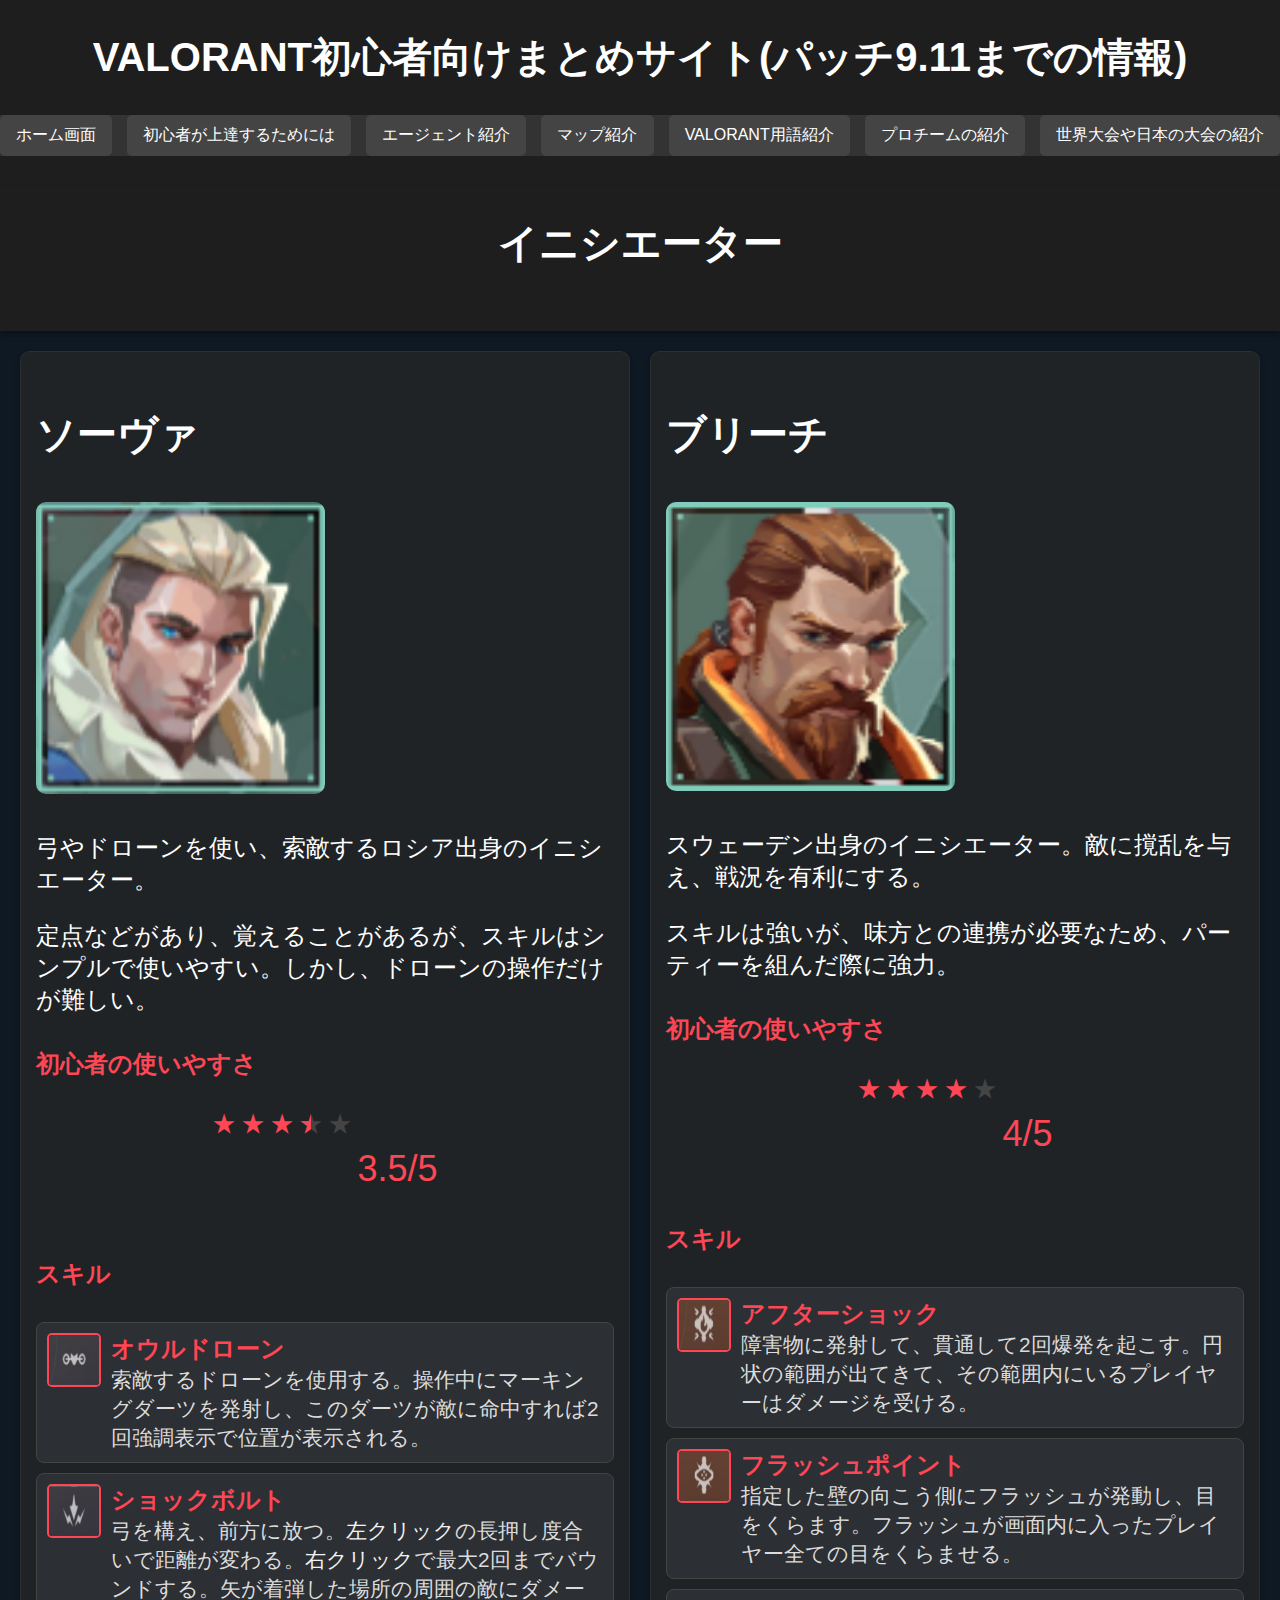
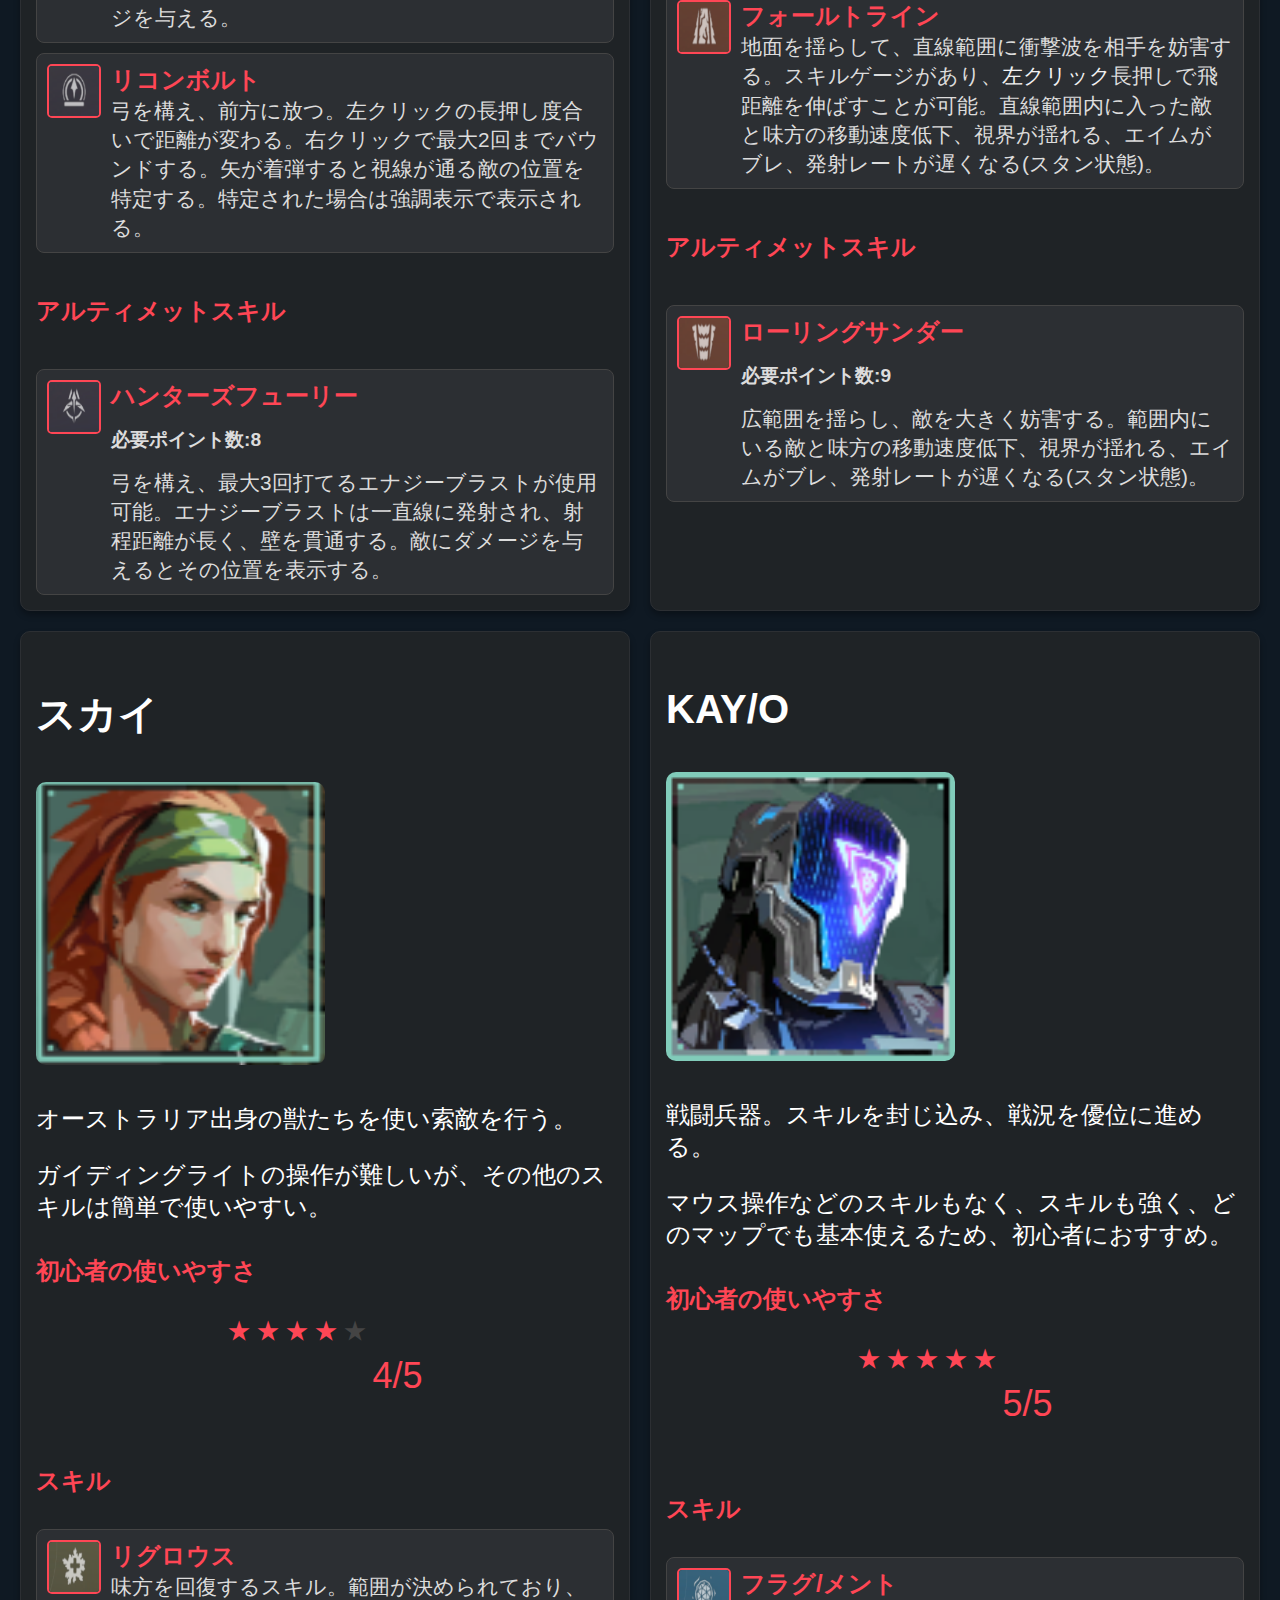
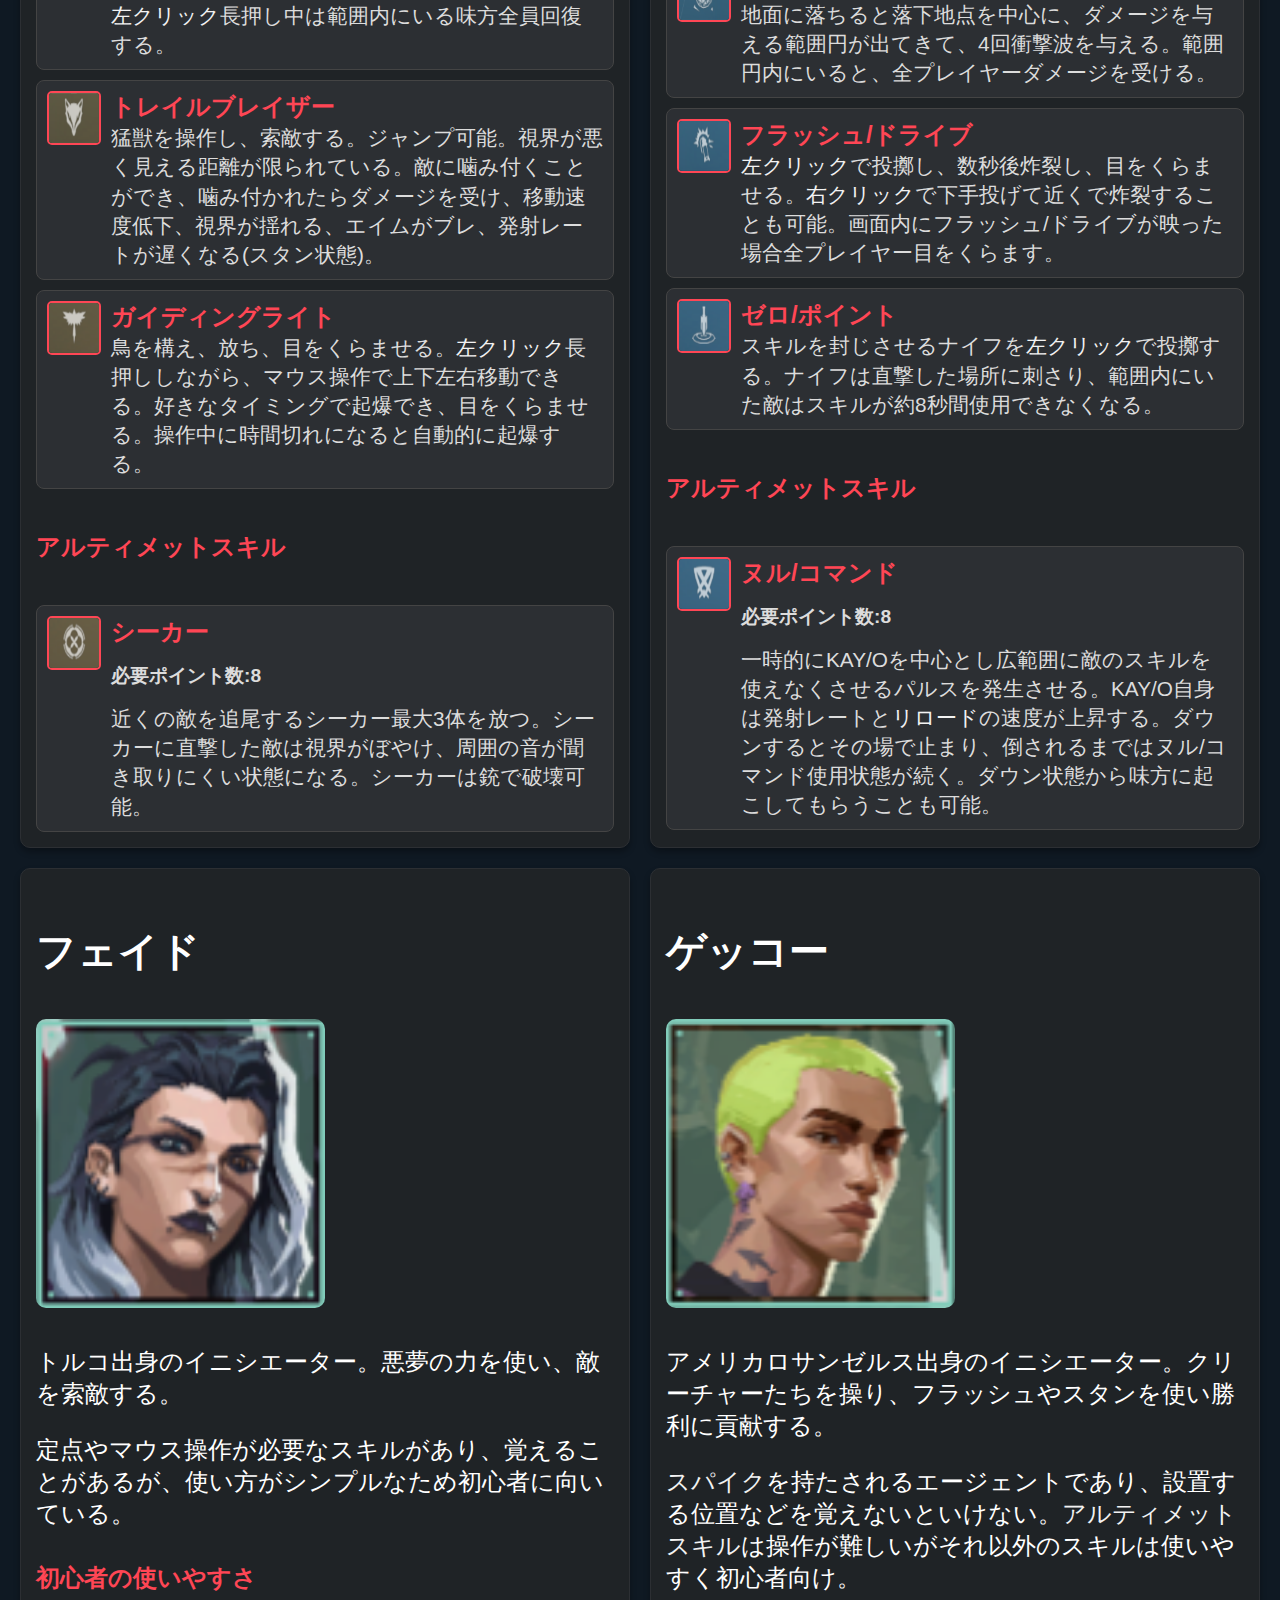
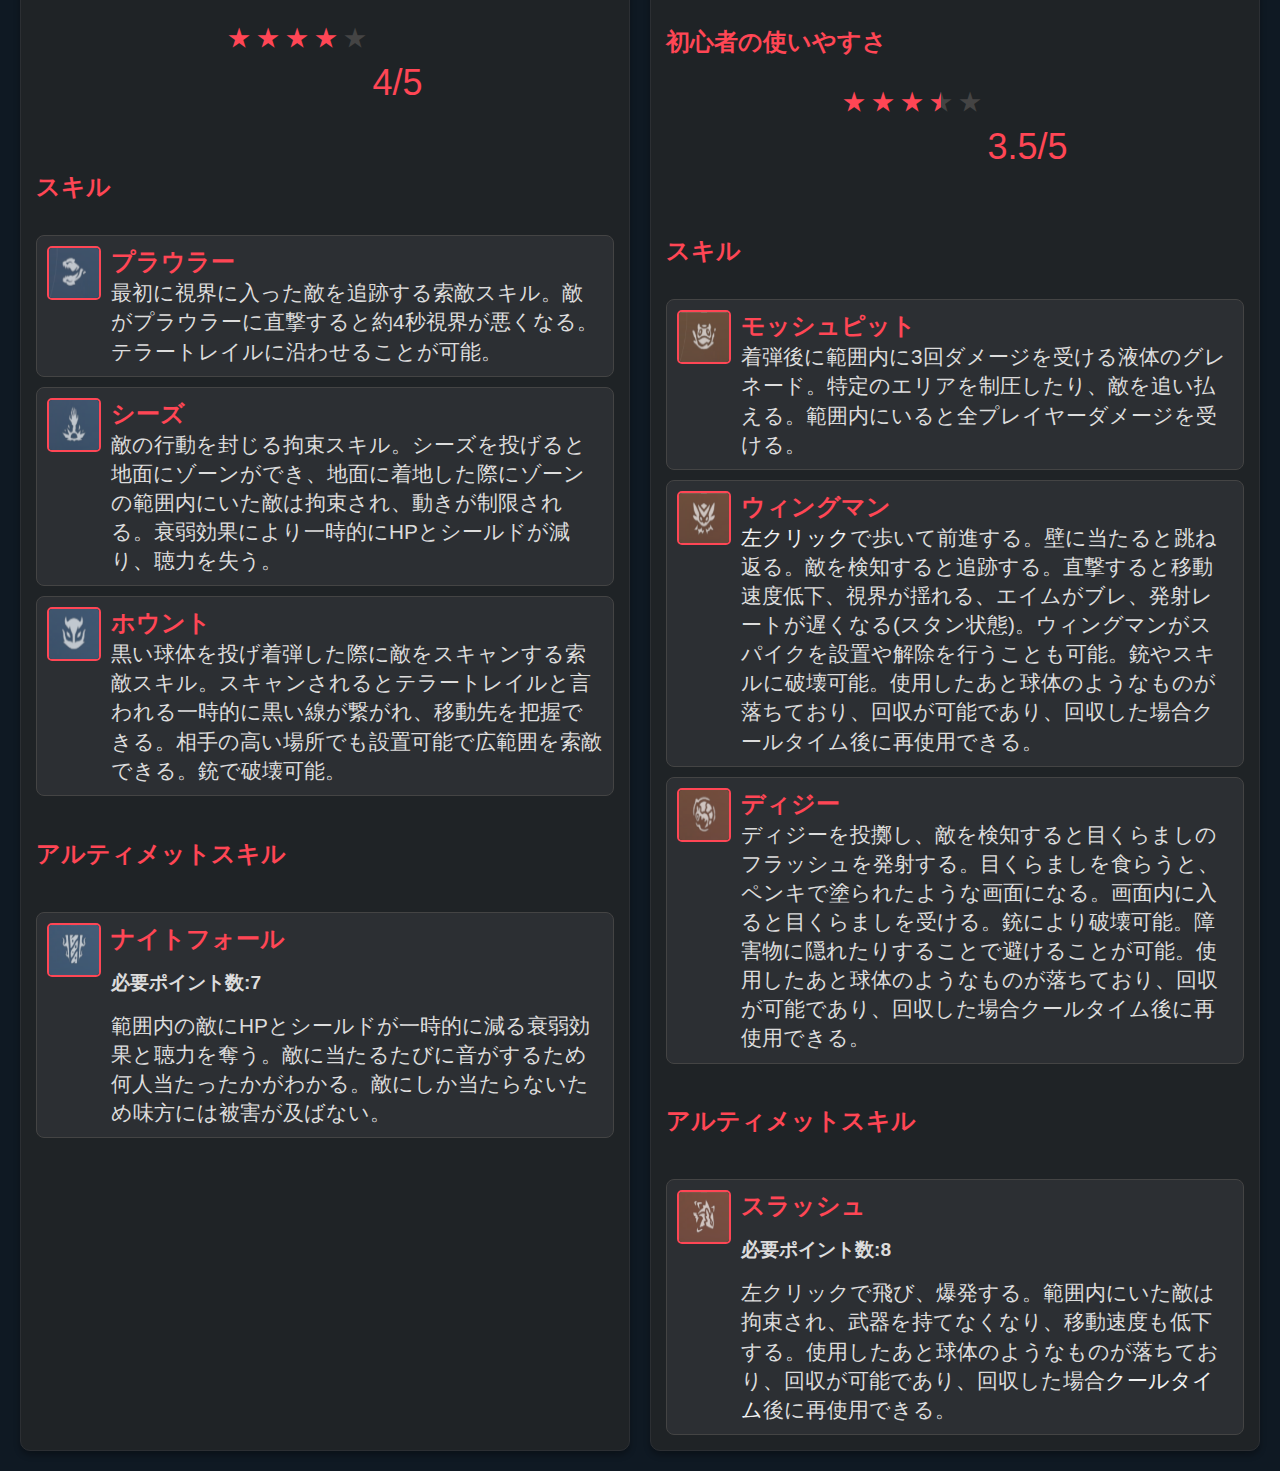
<file: VALORANT/agent_initiator.html>
<!DOCTYPE html>
<html lang="ja">

<head>
    <meta charset="UTF-8">
    <meta name="viewport" content="width=device-width, initial-scale=1.0">
    <title>VALORANT初心者まとめサイト</title>
    <link rel="stylesheet" href="agent_initiator.css">
    <script src="./script.js" defer></script>
</head>

<body>
    <header>
        <h1>VALORANT初心者向けまとめサイト(パッチ9.11までの情報)</h1>
        <nav>
            <ul class="main-menu">
                <li><a href="index.html" class="menu">ホーム画面</a></li>
                <li><a href="beginner.html" class="menu">初心者が上達するためには</a></li>
                <li class="dropdown">
                    <a href="agent.html" class="menu">エージェント紹介</a>
                    <ul class="dropdown-menu">
                        <li><a href="agent.html#duelist" class="submenu">デュエリスト</a></li>
                        <li><a href="agent_initiator.html" class="submenu">イニシエーター</a></li>
                        <li><a href="agent_sentinel.html" class="submenu">センチネル</a></li>
                        <li><a href="agent_controller.html" class="submenu">コントローラー</a></li>
                    </ul>
                </li>
                <li><a href="map.html" class="menu">マップ紹介</a></li>
                <li><a href="VALORANT1.html" class="menu">VALORANT用語紹介</a></li>
                <li><a href="proteam.html" class="menu">プロチームの紹介</a></li>
                <li><a href="tournament.html" class="menu">世界大会や日本の大会の紹介</a></li>
            </ul>
        </nav>
    </header>



    <header>
        <h1>イニシエーター</h1>
    </header>
    <main>
        <section id="initiator">
            <div class="agents-container">
                <!-- エージェント1 -->
                <div class="agent-card">
                    <h3>ソーヴァ</h3>
                    <img src="sova-image.png" alt="ソーヴァ" class="agent-image">
                    <p>弓やドローンを使い、索敵するロシア出身のイニシエーター。</p>
                    <p>定点などがあり、覚えることがあるが、スキルはシンプルで使いやすい。しかし、ドローンの操作だけが難しい。</p>
                    <div class="beginner-rating">
                        <h4>初心者の使いやすさ</h4>
                        <div class="rating-stars">
                            <span class="star filled">★</span>
                            <span class="star filled">★</span>
                            <span class="star filled">★</span>
                            <span class="star half-filled">★</span>
                            <span class="star">★</span>
                            <p class="rating-score">3.5/5</p>
                        </div>
                    </div>
                    <div class="skills-section">
                        <h4>スキル</h4>
                        <div class="skills-grid">
                            <div class="skill">
                                <img src="sova_skill.png" alt="オウルドローン" class="skill-icon">
                                <div class="skill-text">
                                    <h5>オウルドローン</h5>
                                    <p>索敵するドローンを使用する。操作中にマーキングダーツを発射し、このダーツが敵に命中すれば2回強調表示で位置が表示される。</p>
                                </div>
                            </div>
                            <div class="skill">
                                <img src="sova_skill2.png" alt="ショックボルト" class="skill-icon">
                                <div class="skill-text">
                                    <h5>ショックボルト</h5>
                                    <p>弓を構え、前方に放つ。<a hred="index.html#leftclick">左クリック</a>の長押し度合いで距離が変わる。<a
                                            hred="index.html#rightclick">右クリック</a>で最大2回までバウンドする。矢が着弾した場所の周囲の敵にダメージを与える。
                                    </p>
                                </div>
                            </div>
                            <div class="skill">
                                <img src="sova_skill3.png" alt="リコンボルト" class="skill-icon">
                                <div class="skill-text">
                                    <h5>リコンボルト</h5>
                                    <p>弓を構え、前方に放つ。左クリックの長押し度合いで距離が変わる。右クリックで最大2回までバウンドする。矢が着弾すると視線が通る敵の位置を特定する。特定された場合は強調表示で表示される。
                                    </p>
                                </div>
                            </div>
                            <h4>アルティメットスキル</h4>
                            <div class="skill">
                                <img src="sova_ult.png" alt="ハンターズフューリー" class="skill-icon">
                                <div class="skill-text">
                                    <h5>ハンターズフューリー</h5>
                                    <h6>必要ポイント数:8</h6>
                                    <p>弓を構え、最大3回打てるエナジーブラストが使用可能。エナジーブラストは一直線に発射され、射程距離が長く、壁を貫通する。敵にダメージを与えるとその位置を表示する。
                                    </p>
                                </div>
                            </div>
                        </div>
                    </div>
                </div>

                <!-- エージェント2 -->
                <div class="agent-card">
                    <h3>ブリーチ</h3>
                    <img src="breach-image.png" alt="ブリーチ" class="agent-image">
                    <p>スウェーデン出身のイニシエーター。敵に撹乱を与え、戦況を有利にする。</p>
                    <p>スキルは強いが、味方との連携が必要なため、パーティーを組んだ際に強力。</p>
                    <div class="beginner-rating">
                        <h4>初心者の使いやすさ</h4>
                        <div class="rating-stars">
                            <span class="star filled">★</span>
                            <span class="star filled">★</span>
                            <span class="star filled">★</span>
                            <span class="star filled">★</span>
                            <span class="star">★</span>
                            <p class="rating-score">4/5</p>
                        </div>
                    </div>
                    <div class="skills-section">
                        <h4>スキル</h4>
                        <div class="skills-grid">
                            <div class="skill">
                                <img src="breach_skill.png" alt="アフターショック" class="skill-icon">
                                <div class="skill-text">
                                    <h5>アフターショック</h5>
                                    <p>障害物に発射して、貫通して2回爆発を起こす。円状の範囲が出てきて、その範囲内にいるプレイヤーはダメージを受ける。</p>
                                </div>
                            </div>
                            <div class="skill">
                                <img src="breach_skill2.png" alt="フラッシュポイント" class="skill-icon">
                                <div class="skill-text">
                                    <h5>フラッシュポイント</h5>
                                    <p>指定した壁の向こう側にフラッシュが発動し、目をくらます。フラッシュが画面内に入ったプレイヤー全ての目をくらませる。</p>
                                </div>
                            </div>
                            <div class="skill">
                                <img src="breach_skill3.png" alt="フォールトライン" class="skill-icon">
                                <div class="skill-text">
                                    <h5>フォールトライン</h5>
                                    <p>地面を揺らして、直線範囲に衝撃波を相手を妨害する。スキルゲージがあり、<a
                                            href="index.html#leftclick">左クリック</a>長押しで飛距離を伸ばすことが可能。直線範囲内に入った敵と味方の移動速度低下、視界が揺れる、エイムがブレ、発射レートが遅くなる(スタン状態)。
                                    </p>
                                </div>
                            </div>
                            <h4>アルティメットスキル</h4>
                            <div class="skill">
                                <img src="breach_ult.png" alt="ローリングサンダー" class="skill-icon">
                                <div class="skill-text">
                                    <h5>ローリングサンダー</h5>
                                    <h6>必要ポイント数:9</h6>
                                    <p>広範囲を揺らし、敵を大きく妨害する。範囲内にいる敵と味方の移動速度低下、視界が揺れる、エイムがブレ、発射レートが遅くなる(スタン状態)。
                                    </p>
                                </div>
                            </div>
                        </div>
                    </div>
                </div>

                <!-- エージェント3 -->
                <div class="agent-card">
                    <h3>スカイ</h3>
                    <img src="sky-image.png" alt="スカイ" class="agent-image">
                    <p>オーストラリア出身の獣たちを使い索敵を行う。</p>
                    <p>ガイディングライトの操作が難しいが、その他のスキルは簡単で使いやすい。</p>
                    <div class="beginner-rating">
                        <h4>初心者の使いやすさ</h4>
                        <div class="rating-stars">
                            <span class="star filled">★</span>
                            <span class="star filled">★</span>
                            <span class="star filled">★</span>
                            <span class="star filled">★</span>
                            <span class="star">★</span>
                            <p class="rating-score">4/5</p>
                        </div>
                    </div>
                    <div class="skills-section">
                        <h4>スキル</h4>
                        <div class="skills-grid">
                            <div class="skill">
                                <img src="sky_skill.png" alt="リグロウス" class="skill-icon">
                                <div class="skill-text">
                                    <h5>リグロウス</h5>
                                    <p>味方を回復するスキル。範囲が決められており、<a
                                            href="index.html#leftclick">左クリック</a>長押し中は範囲内にいる味方全員回復する。</p>
                                </div>
                            </div>
                            <div class="skill">
                                <img src="sky_skill2.png" alt="トレイルブレイザー" class="skill-icon">
                                <div class="skill-text">
                                    <h5>トレイルブレイザー</h5>
                                    <p>猛獣を操作し、索敵する。ジャンプ可能。視界が悪く見える距離が限られている。敵に噛み付くことができ、噛み付かれたらダメージを受け、移動速度低下、視界が揺れる、エイムがブレ、発射レートが遅くなる(スタン状態)。
                                    </p>
                                </div>
                            </div>
                            <div class="skill">
                                <img src="sky_skill3.png" alt="ガイディングライト" class="skill-icon">
                                <div class="skill-text">
                                    <h5>ガイディングライト</h5>
                                    <p>鳥を構え、放ち、目をくらませる。<a
                                            href="index.html#leftclick">左クリック</a>長押ししながら、マウス操作で上下左右移動できる。好きなタイミングで起爆でき、目をくらませる。操作中に時間切れになると自動的に起爆する。
                                    </p>
                                </div>
                            </div>
                            <h4>アルティメットスキル</h4>
                            <div class="skill">
                                <img src="sky_ult.png" alt="シーカー" class="skill-icon">
                                <div class="skill-text">
                                    <h5>シーカー</h5>
                                    <h6>必要ポイント数:8</h6>
                                    <p>近くの敵を追尾するシーカー最大3体を放つ。シーカーに直撃した敵は視界がぼやけ、周囲の音が聞き取りにくい状態になる。シーカーは銃で破壊可能。
                                    </p>
                                </div>
                            </div>
                        </div>
                    </div>
                </div>

                <!-- エージェント3 -->
                <div class="agent-card">
                    <h3>KAY/O</h3>
                    <img src="kayo-image.png" alt="KAY/O" class="agent-image">
                    <p>戦闘兵器。スキルを封じ込み、戦況を優位に進める。</p>
                    <p>マウス操作などのスキルもなく、スキルも強く、どのマップでも基本使えるため、初心者におすすめ。</p>
                    <div class="beginner-rating">
                        <h4>初心者の使いやすさ</h4>
                        <div class="rating-stars">
                            <span class="star filled">★</span>
                            <span class="star filled">★</span>
                            <span class="star filled">★</span>
                            <span class="star filled">★</span>
                            <span class="star filled">★</span>
                            <!-- <span class="star half-filled">★</span> -->
                            <p class="rating-score">5/5</p>
                        </div>
                    </div>
                    <div class="skills-section">
                        <h4>スキル</h4>
                        <div class="skills-grid">
                            <div class="skill">
                                <img src="kayo_skill.png" alt="フラグ/メント" class="skill-icon">
                                <div class="skill-text">
                                    <h5>フラグ/メント</h5>
                                    <p>地面に落ちると落下地点を中心に、ダメージを与える範囲円が出てきて、4回衝撃波を与える。範囲円内にいると、全プレイヤーダメージを受ける。</p>
                                </div>
                            </div>
                            <div class="skill">
                                <img src="kayo_skill2.png" alt="フラッシュ/ドライブ" class="skill-icon">
                                <div class="skill-text">
                                    <h5>フラッシュ/ドライブ</h5>
                                    <p><a href="index.html#leftclick">左クリック</a>で投擲し、数秒後炸裂し、目をくらませる。<a
                                            href="index.html#rightclick">右クリック</a>で下手投げて近くで炸裂することも可能。画面内にフラッシュ/ドライブが映った場合全プレイヤー目をくらます。
                                    </p>
                                </div>
                            </div>
                            <div class="skill">
                                <img src="kayo_skill3.png" alt="ゼロ/ポイント" class="skill-icon">
                                <div class="skill-text">
                                    <h5>ゼロ/ポイント</h5>
                                    <p>スキルを封じさせるナイフを<a
                                            href="index.html#leftclick">左クリック</a>で投擲する。ナイフは直撃した場所に刺さり、範囲内にいた敵はスキルが約8秒間使用できなくなる。
                                    </p>
                                </div>
                            </div>
                            <h4>アルティメットスキル</h4>
                            <div class="skill">
                                <img src="kayo_ult.png" alt="ヌル/コマンド" class="skill-icon">
                                <div class="skill-text">
                                    <h5>ヌル/コマンド</h5>
                                    <h6>必要ポイント数:8</h6>
                                    <p>一時的にKAY/Oを中心とし広範囲に敵のスキルを使えなくさせるパルスを発生させる。KAY/O自身は発射レートと<a
                                            href="VALORANT1.html#reload">リロード</a>の速度が上昇する。ダウンするとその場で止まり、倒されるまではヌル/コマンド使用状態が続く。ダウン状態から味方に起こしてもらうことも可能。
                                    </p>
                                </div>
                            </div>
                        </div>
                    </div>
                </div>

                <!-- エージェント5 -->
                <div class="agent-card">
                    <h3>フェイド</h3>
                    <img src="fade-image.png" alt="フェイド" class="agent-image">
                    <p>トルコ出身のイニシエーター。悪夢の力を使い、敵を索敵する。</p>
                    <p>定点やマウス操作が必要なスキルがあり、覚えることがあるが、使い方がシンプルなため初心者に向いている。</p>
                    <div class="beginner-rating">
                        <h4>初心者の使いやすさ</h4>
                        <div class="rating-stars">
                            <span class="star filled">★</span>
                            <span class="star filled">★</span>
                            <span class="star filled">★</span>
                            <span class="star filled">★</span>
                            <span class="star">★</span>
                            <p class="rating-score">4/5</p>
                        </div>
                    </div>
                    <div class="skills-section">
                        <h4>スキル</h4>
                        <div class="skills-grid">
                            <div class="skill">
                                <img src="fade_skill.png" alt="プラウラー" class="skill-icon">
                                <div class="skill-text">
                                    <h5>プラウラー</h5>
                                    <p>最初に視界に入った敵を追跡する索敵スキル。敵がプラウラーに直撃すると約4秒視界が悪くなる。テラートレイルに沿わせることが可能。</p>
                                </div>
                            </div>
                            <div class="skill">
                                <img src="fade_skill2.png" alt="シーズ" class="skill-icon">
                                <div class="skill-text">
                                    <h5>シーズ</h5>
                                    <p>敵の行動を封じる拘束スキル。シーズを投げると地面にゾーンができ、地面に着地した際にゾーンの範囲内にいた敵は拘束され、動きが制限される。衰弱効果により一時的にHPとシールドが減り、聴力を失う。
                                    </p>
                                </div>
                            </div>
                            <div class="skill">
                                <img src="fade_skill3.png" alt="ホウント" class="skill-icon">
                                <div class="skill-text">
                                    <h5>ホウント</h5>
                                    <p>黒い球体を投げ着弾した際に敵をスキャンする索敵スキル。スキャンされるとテラートレイルと言われる一時的に黒い線が繋がれ、移動先を把握できる。相手の高い場所でも設置可能で広範囲を索敵できる。銃で破壊可能。
                                    </p>
                                </div>
                            </div>
                            <h4>アルティメットスキル</h4>
                            <div class="skill">
                                <img src="fade_ult.png" alt="ナイトフォール" class="skill-icon">
                                <div class="skill-text">
                                    <h5>ナイトフォール</h5>
                                    <h6>必要ポイント数:7</h6>
                                    <p>範囲内の敵にHPとシールドが一時的に減る衰弱効果と聴力を奪う。敵に当たるたびに音がするため何人当たったかがわかる。敵にしか当たらないため味方には被害が及ばない。
                                    </p>
                                </div>
                            </div>
                        </div>
                    </div>
                </div>

                <!-- エージェント6 -->
                <div class="agent-card">
                    <h3>ゲッコー</h3>
                    <img src="gekko-image.png" alt="ゲッコー" class="agent-image">
                    <p>アメリカロサンゼルス出身のイニシエーター。クリーチャーたちを操り、フラッシュやスタンを使い勝利に貢献する。
                    </p>
                    <p><a href="VALORANT1.html#spike">スパイク</a>を持たされるエージェントであり、設置する位置などを覚えないといけない。<a
                            href="VALORANT1.html#ult">アルティメットスキル</a>は操作が難しいがそれ以外のスキルは使いやすく初心者向け。
                    </p>
                    <div class="beginner-rating">
                        <h4>初心者の使いやすさ</h4>
                        <div class="rating-stars">
                            <span class="star filled">★</span>
                            <span class="star filled">★</span>
                            <span class="star filled">★</span>
                            <span class="star half-filled">★</span>
                            <span class="star">★</span>
                            <p class="rating-score">3.5/5</p>
                        </div>
                    </div>
                    <div class="skills-section">
                        <h4>スキル</h4>
                        <div class="skills-grid">
                            <div class="skill">
                                <img src="gekko_skill.png" alt="モッシュピット" class="skill-icon">
                                <div class="skill-text">
                                    <h5>モッシュピット</h5>
                                    <p>着弾後に範囲内に3回ダメージを受ける液体のグレネード。特定のエリアを制圧したり、敵を追い払える。範囲内にいると全プレイヤーダメージを受ける。
                                    </p>
                                </div>
                            </div>
                            <div class="skill">
                                <img src="gekko_skill2.png" alt="ウィングマン" class="skill-icon">
                                <div class="skill-text">
                                    <h5>ウィングマン</h5>
                                    <p><a
                                            href="index.html#leftclick">左クリック</a>で歩いて前進する。壁に当たると跳ね返る。敵を検知すると追跡する。直撃すると移動速度低下、視界が揺れる、エイムがブレ、発射レートが遅くなる(スタン状態)。ウィングマンがスパイクを設置や解除を行うことも可能。銃やスキルに破壊可能。使用したあと球体のようなものが落ちており、回収が可能であり、回収した場合クールタイム後に再使用できる。
                                    </p>
                                </div>
                            </div>
                            <div class="skill">
                                <img src="gekko_skill3.png" alt="ディジー" class="skill-icon">
                                <div class="skill-text">
                                    <h5>ディジー</h5>
                                    <p>ディジーを投擲し、敵を検知すると目くらましのフラッシュを発射する。目くらましを食らうと、ペンキで塗られたような画面になる。画面内に入ると目くらましを受ける。銃により破壊可能。障害物に隠れたりすることで避けることが可能。使用したあと球体のようなものが落ちており、回収が可能であり、回収した場合クールタイム後に再使用できる。
                                    </p>
                                </div>
                            </div>
                            <h4>アルティメットスキル</h4>
                            <div class="skill">
                                <img src="gekko_ult.png" alt="スラッシュ" class="skill-icon">
                                <div class="skill-text">
                                    <h5>スラッシュ</h5>
                                    <h6>必要ポイント数:8</h6>
                                    <p>左クリックで飛び、爆発する。範囲内にいた敵は拘束され、武器を持てなくなり、移動速度も低下する。使用したあと球体のようなものが落ちており、回収が可能であり、回収した場合<a
                                            href="VALORANT1.html#cool">クールタイム</a>後に再使用できる。
                                    </p>
                                </div>
                            </div>
                        </div>
                    </div>
                </div>
            </div>
</body>
</file>
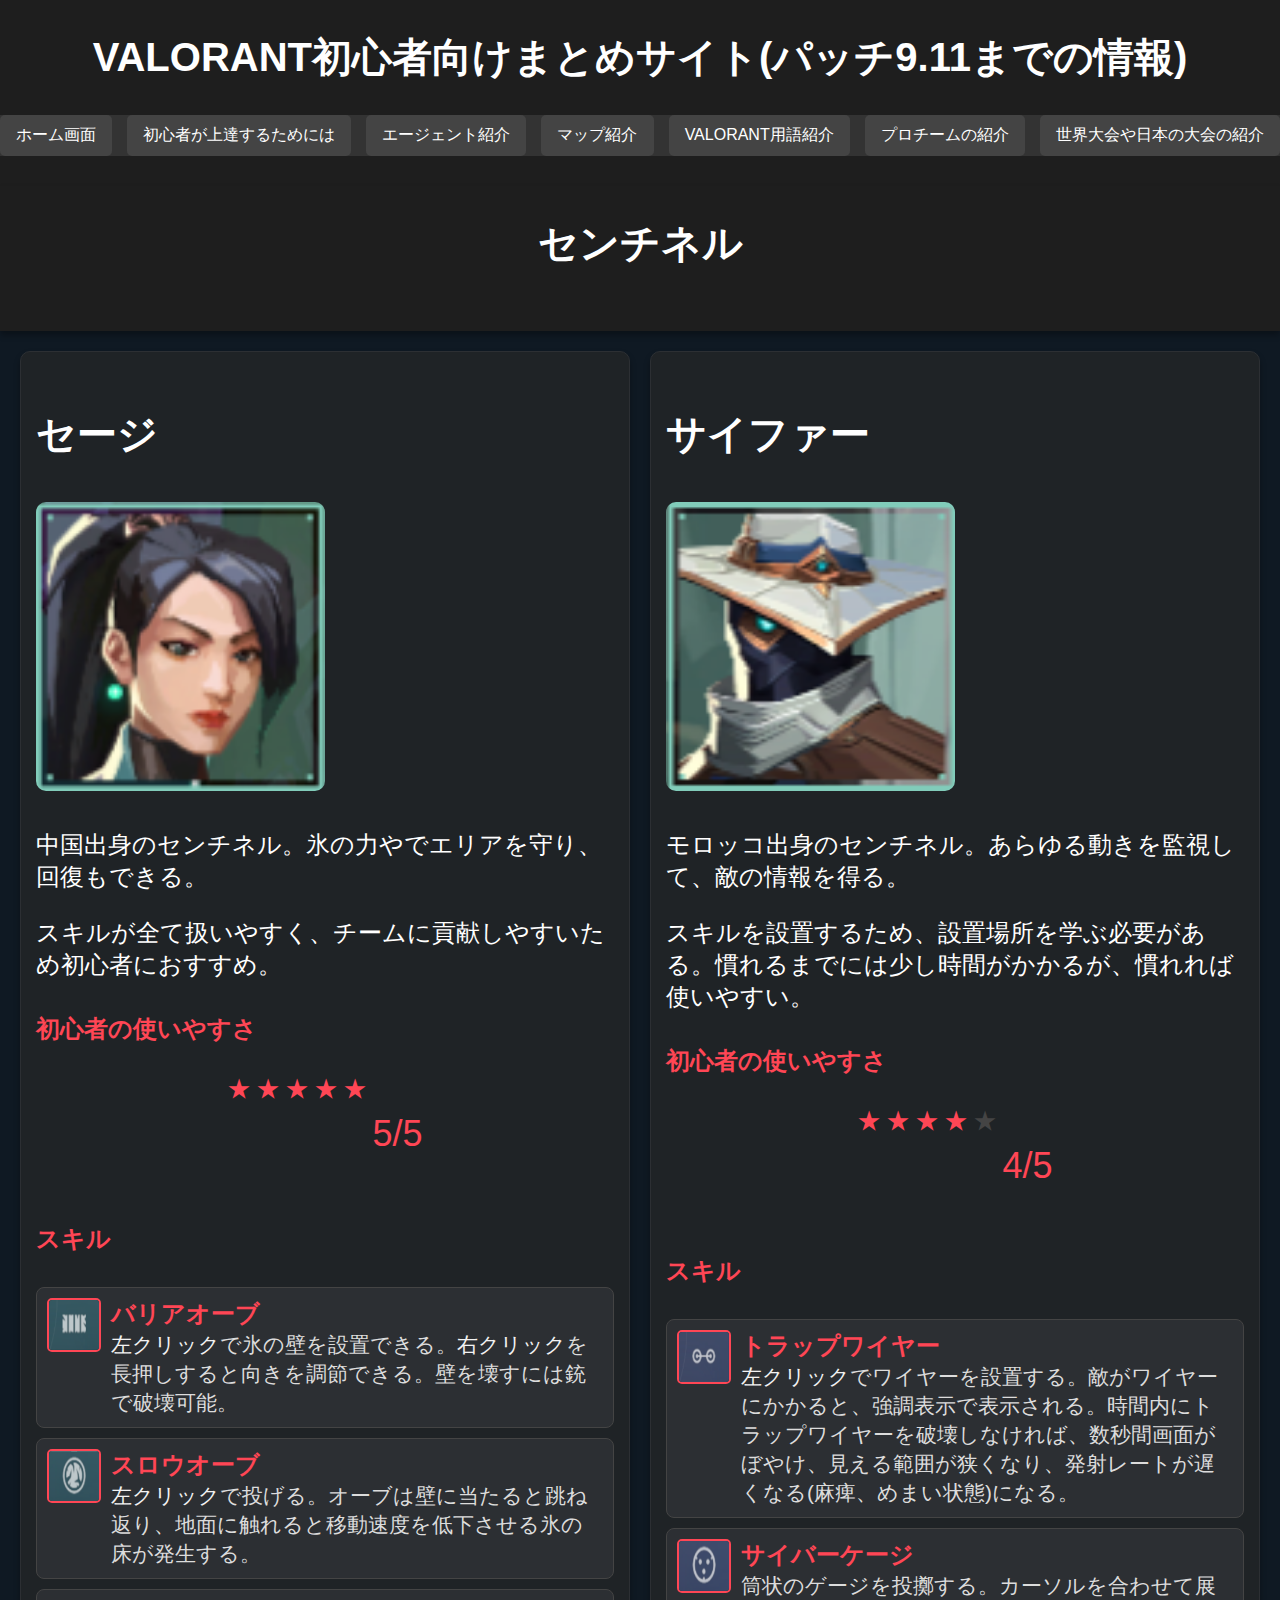
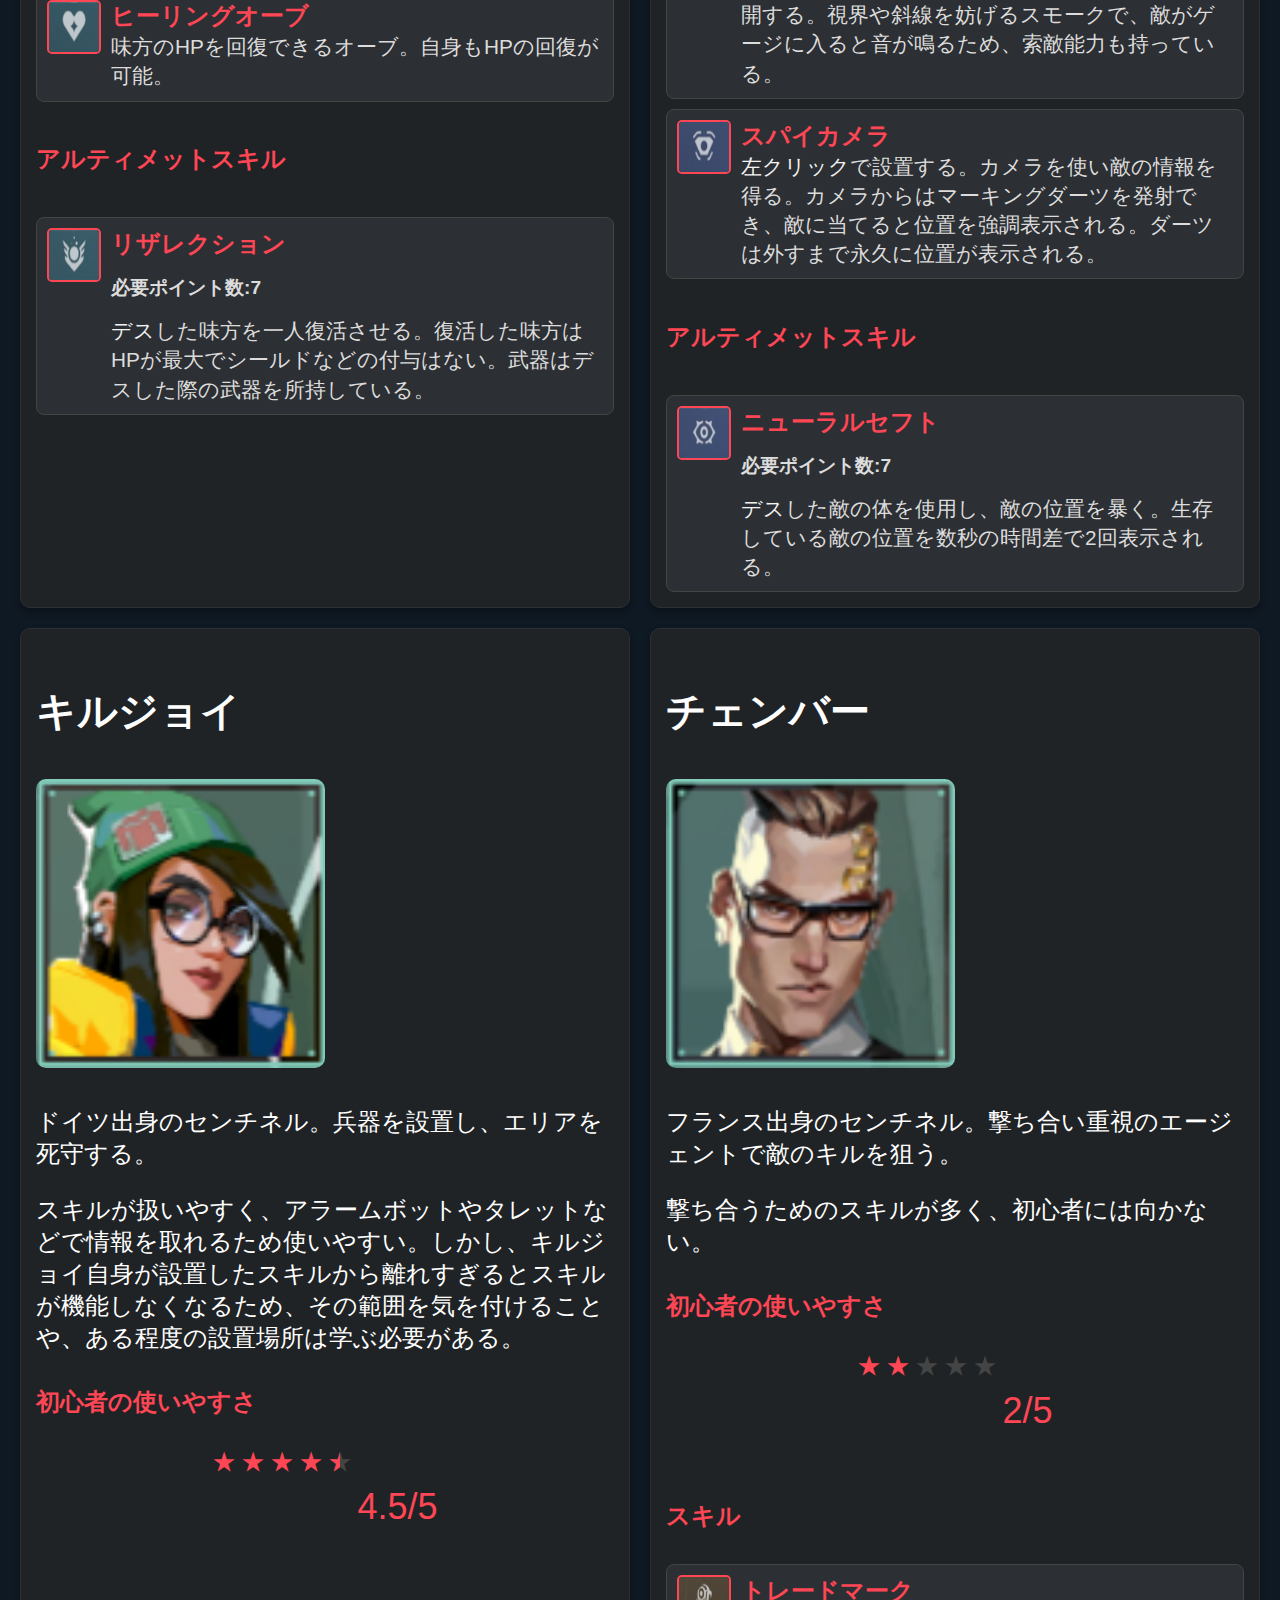
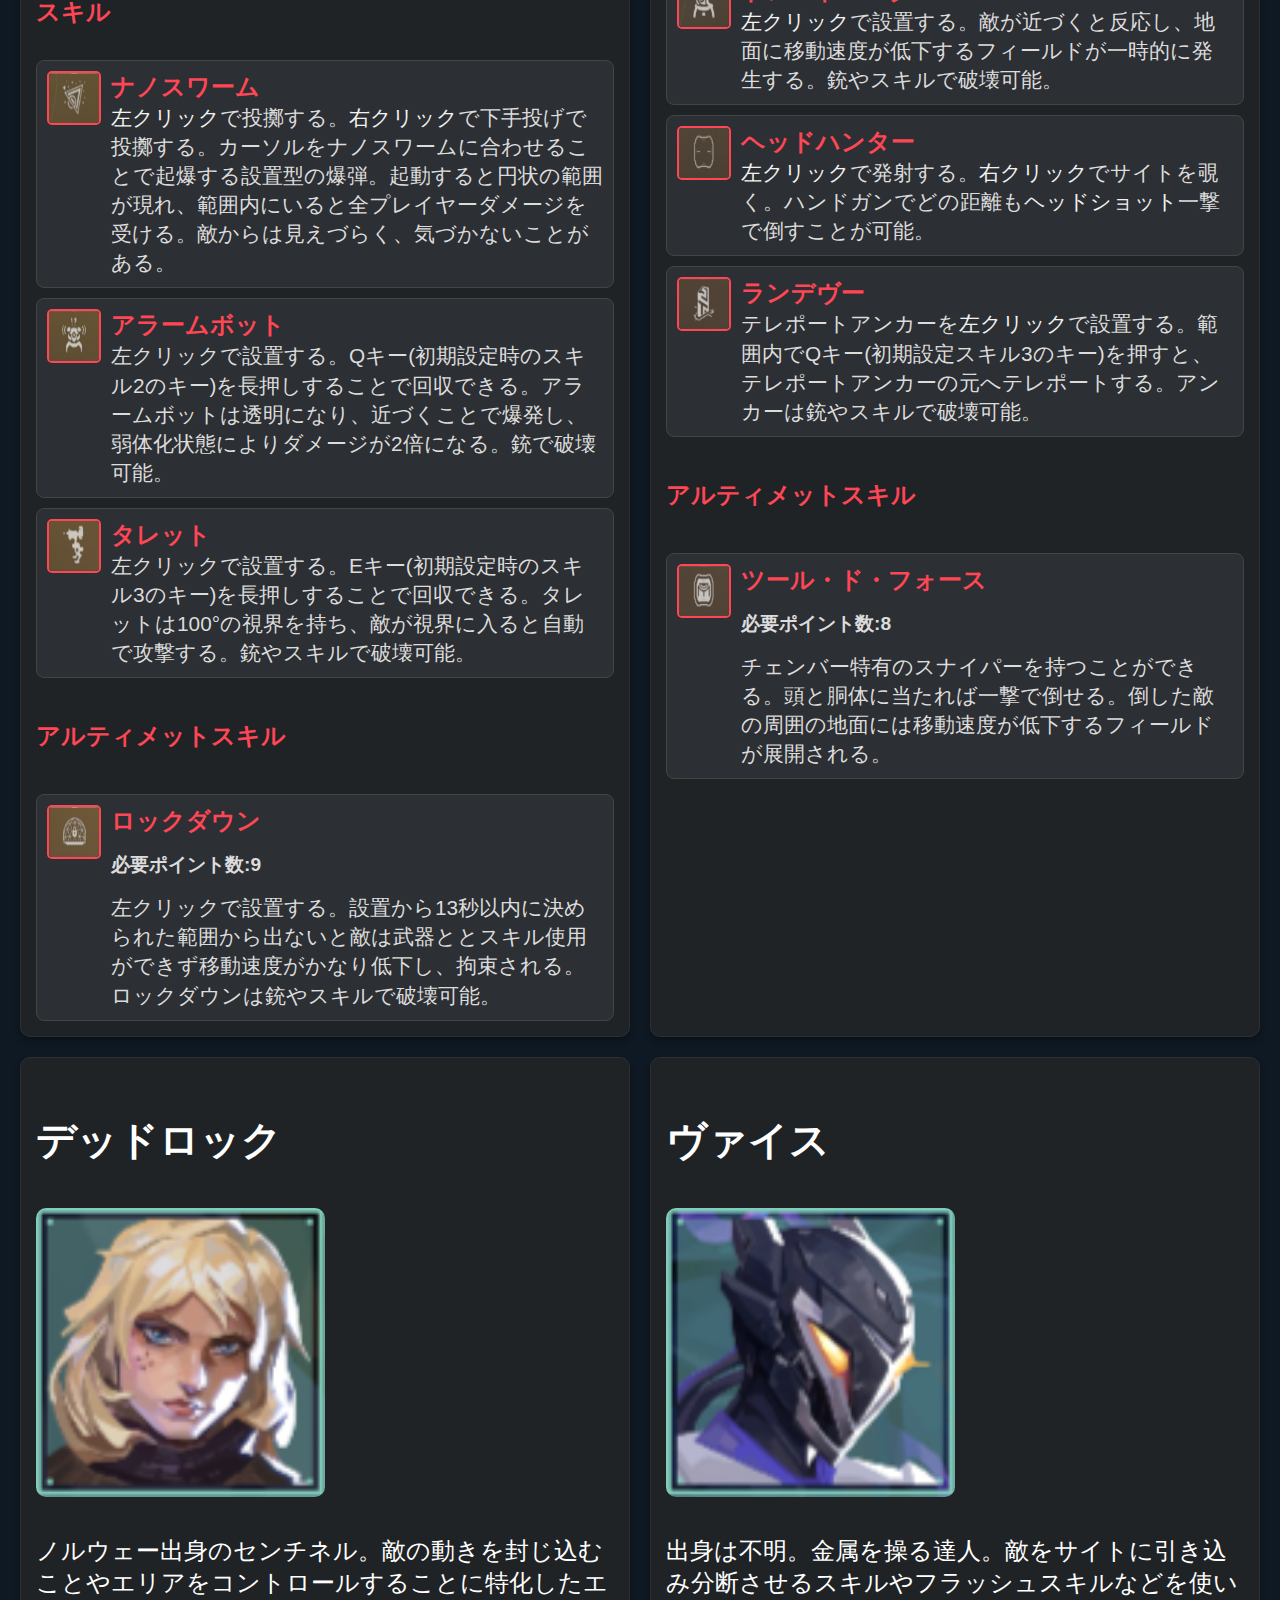
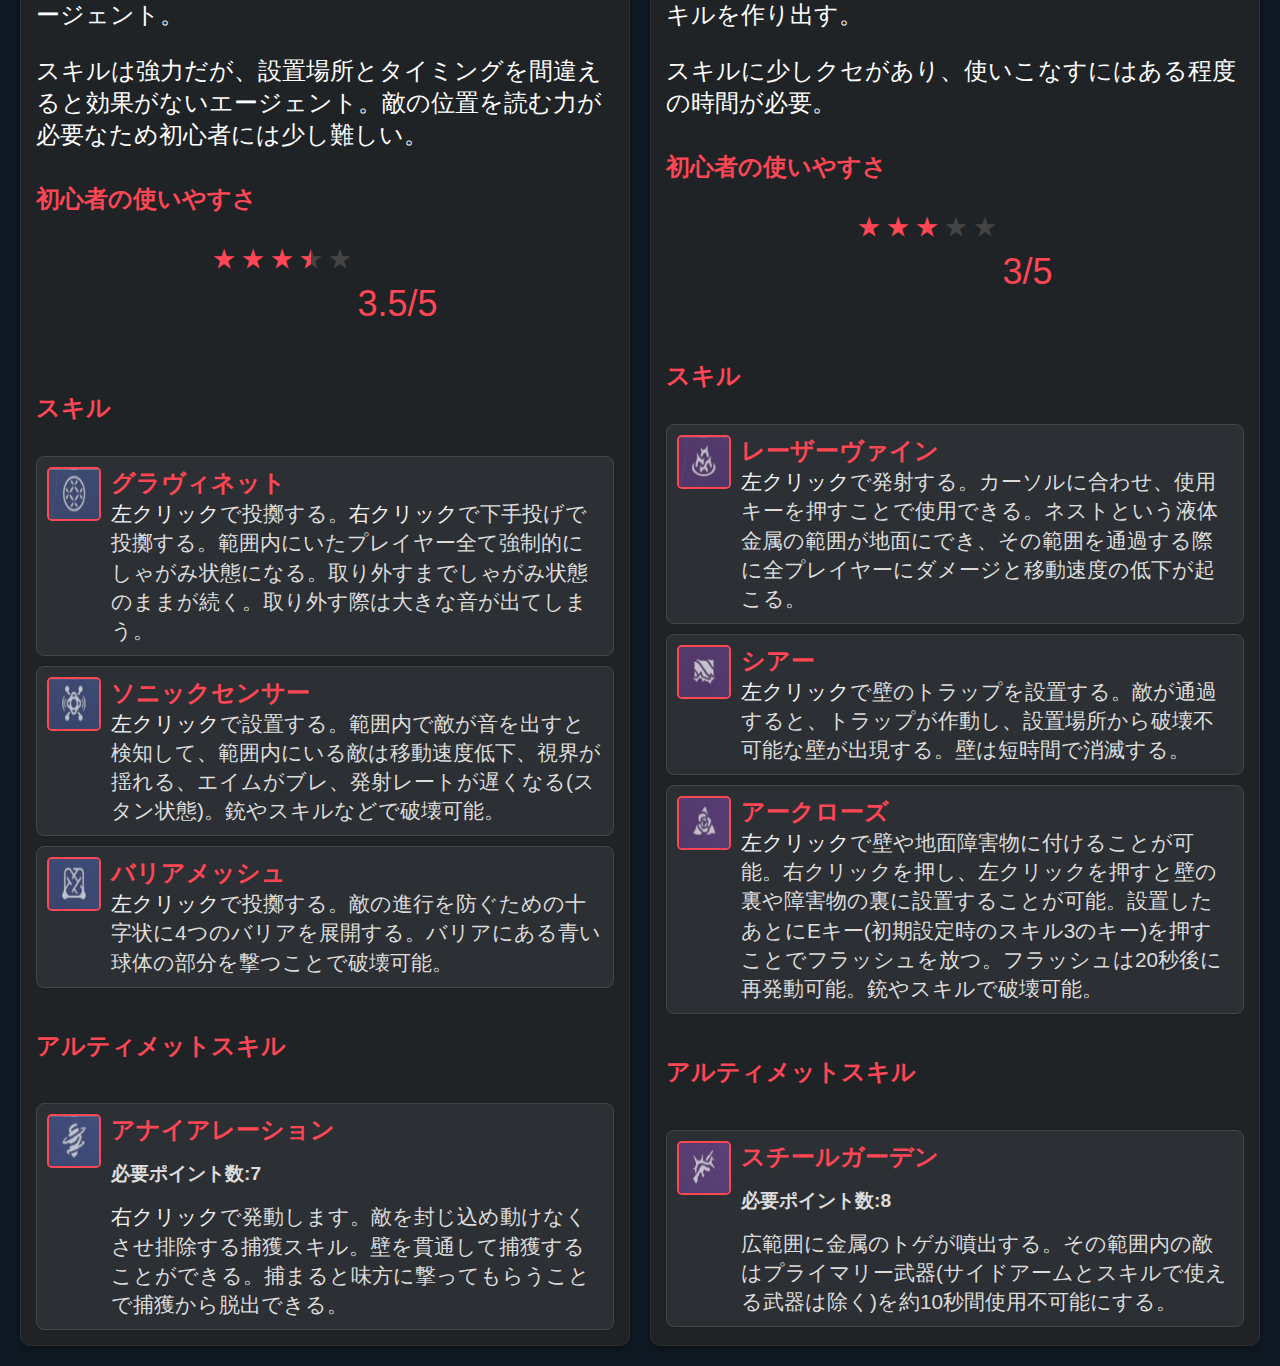
<file: VALORANT/agent_sentinel.html>
<!DOCTYPE html>
<html lang="ja">

<head>
    <meta charset="UTF-8">
    <meta name="viewport" content="width=device-width, initial-scale=1.0">
    <title>VALORANT初心者まとめサイト</title>
    <link rel="stylesheet" href="agent_sentinel.css">
    <script src="./script.js" defer></script>
</head>

<body>
    <header>
        <h1>VALORANT初心者向けまとめサイト(パッチ9.11までの情報)</h1>
        <nav>
            <ul class="main-menu">
                <li><a href="index.html" class="menu">ホーム画面</a></li>
                <li><a href="beginner.html" class="menu">初心者が上達するためには</a></li>
                <li class="dropdown">
                    <a href="agent.html" class="menu">エージェント紹介</a>
                    <ul class="dropdown-menu">
                        <li><a href="agent.html#duelist" class="submenu">デュエリスト</a></li>
                        <li><a href="agent_initiator.html" class="submenu">イニシエーター</a></li>
                        <li><a href="agent_sentinel.html" class="submenu">センチネル</a></li>
                        <li><a href="agent_controller.html" class="submenu">コントローラー</a></li>
                    </ul>
                </li>
                <li><a href="map.html" class="menu">マップ紹介</a></li>
                <li><a href="VALORANT1.html" class="menu">VALORANT用語紹介</a></li>
                <li><a href="proteam.html" class="menu">プロチームの紹介</a></li>
                <li><a href="tournament.html" class="menu">世界大会や日本の大会の紹介</a></li>
            </ul>
        </nav>
    </header>


    <header>
        <h1>センチネル</h1>
    </header>
    <main>
        <section id="initiator">
            <div class="agents-container">
                <!-- エージェント1 -->
                <div class="agent-card">
                    <h3>セージ</h3>
                    <img src="sage-image.png" alt="セージ" class="agent-image">
                    <p>中国出身のセンチネル。氷の力やでエリアを守り、回復もできる。</p>
                    <p>スキルが全て扱いやすく、チームに貢献しやすいため初心者におすすめ。</p>
                    <div class="beginner-rating">
                        <h4>初心者の使いやすさ</h4>
                        <div class="rating-stars">
                            <span class="star filled">★</span>
                            <span class="star filled">★</span>
                            <span class="star filled">★</span>
                            <span class="star filled">★</span>
                            <span class="star filled">★</span>
                            <p class="rating-score">5/5</p>
                        </div>
                    </div>
                    <div class="skills-section">
                        <h4>スキル</h4>
                        <div class="skills-grid">
                            <div class="skill">
                                <img src="sage_skill.png" alt="バリアオーブ" class="skill-icon">
                                <div class="skill-text">
                                    <h5>バリアオーブ</h5>
                                    <p><a href="index.html#leftclick">左クリック</a>で氷の壁を設置できる。<a
                                            href="index.html#rightclick">右クリック</a>を長押しすると向きを調節できる。壁を壊すには銃で破壊可能。
                                    </p>
                                </div>
                            </div>
                            <div class="skill">
                                <img src="sage_skill2.png" alt="スロウオーブ" class="skill-icon">
                                <div class="skill-text">
                                    <h5>スロウオーブ</h5>
                                    <p><a
                                            href="index.html#leftclick">左クリック</a>で投げる。オーブは壁に当たると跳ね返り、地面に触れると移動速度を低下させる氷の床が発生する。
                                    </p>
                                </div>
                            </div>
                            <div class="skill">
                                <img src="sage_skill3.png" alt="ヒーリングオーブ" class="skill-icon">
                                <div class="skill-text">
                                    <h5>ヒーリングオーブ</h5>
                                    <p>味方のHPを回復できるオーブ。自身もHPの回復が可能。</p>
                                </div>
                            </div>
                            <h4>アルティメットスキル</h4>
                            <div class="skill">
                                <img src="sage_ult.png" alt="リザレクション" class="skill-icon">
                                <div class="skill-text">
                                    <h5>リザレクション</h5>
                                    <h6>必要ポイント数:7</h6>
                                    <p><a
                                            href="VALORANT1.html#death">デス</a>した味方を一人復活させる。復活した味方はHPが最大でシールドなどの付与はない。武器はデスした際の武器を所持している。
                                    </p>
                                </div>
                            </div>
                        </div>
                    </div>
                </div>

                <!-- エージェント2 -->
                <div class="agent-card">
                    <h3>サイファー</h3>
                    <img src="cypher-image.png" alt="サイファー" class="agent-image">
                    <p>モロッコ出身のセンチネル。あらゆる動きを監視して、敵の情報を得る。</p>
                    <p>スキルを設置するため、設置場所を学ぶ必要がある。慣れるまでには少し時間がかかるが、慣れれば使いやすい。</p>
                    <div class="beginner-rating">
                        <h4>初心者の使いやすさ</h4>
                        <div class="rating-stars">
                            <span class="star filled">★</span>
                            <span class="star filled">★</span>
                            <span class="star filled">★</span>
                            <span class="star filled">★</span>
                            <span class="star ">★</span>
                            <p class="rating-score">4/5</p>
                        </div>
                    </div>
                    <div class="skills-section">
                        <h4>スキル</h4>
                        <div class="skills-grid">
                            <div class="skill">
                                <img src="cypher_skill.png" alt="トラップワイヤー" class="skill-icon">
                                <div class="skill-text">
                                    <h5>トラップワイヤー</h5>
                                    <p><a
                                            href="index.html#leftclick">左クリック</a>でワイヤーを設置する。敵がワイヤーにかかると、強調表示で表示される。時間内にトラップワイヤーを破壊しなければ、数秒間画面がぼやけ、見える範囲が狭くなり、発射レートが遅くなる(麻痺、めまい状態)になる。
                                    </p>
                                </div>
                            </div>
                            <div class="skill">
                                <img src="cypher_skill2.png" alt="サイバーケージ" class="skill-icon">
                                <div class="skill-text">
                                    <h5>サイバーケージ</h5>
                                    <p>筒状のゲージを投擲する。カーソルを合わせて展開する。視界や斜線を妨げるスモークで、敵がゲージに入ると音が鳴るため、索敵能力も持っている。</p>
                                </div>
                            </div>
                            <div class="skill">
                                <img src="cypher_skill3.png" alt="スパイカメラ" class="skill-icon">
                                <div class="skill-text">
                                    <h5>スパイカメラ</h5>
                                    <p><a
                                            href="index.html#leftclick">左クリック</a>で設置する。カメラを使い敵の情報を得る。カメラからはマーキングダーツを発射でき、敵に当てると位置を強調表示される。ダーツは外すまで永久に位置が表示される。
                                    </p>
                                </div>
                            </div>
                            <h4>アルティメットスキル</h4>
                            <div class="skill">
                                <img src="cypher_ult.png" alt="ニューラルセフト" class="skill-icon">
                                <div class="skill-text">
                                    <h5>ニューラルセフト</h5>
                                    <h6>必要ポイント数:7</h6>
                                    <p><a href="VALORANT1.html#death">デス</a>した敵の体を使用し、敵の位置を暴く。生存している敵の位置を数秒の時間差で2回表示される。
                                    </p>
                                </div>
                            </div>
                        </div>
                    </div>
                </div>


                <!-- エージェント3 -->
                <div class="agent-card">
                    <h3>キルジョイ
                    </h3>
                    <img src="killjoy-image.png" alt="キルジョイ" class="agent-image">
                    <p>ドイツ出身のセンチネル。兵器を設置し、エリアを死守する。</p>
                    <p>スキルが扱いやすく、アラームボットやタレットなどで情報を取れるため使いやすい。しかし、キルジョイ自身が設置したスキルから離れすぎるとスキルが機能しなくなるため、その範囲を気を付けることや、ある程度の設置場所は学ぶ必要がある。
                    </p>
                    <div class="beginner-rating">
                        <h4>初心者の使いやすさ</h4>
                        <div class="rating-stars">
                            <span class="star filled">★</span>
                            <span class="star filled">★</span>
                            <span class="star filled">★</span>
                            <span class="star filled">★</span>
                            <span class="star half-filled">★</span>
                            <p class="rating-score">4.5/5</p>
                        </div>
                    </div>
                    <div class="skills-section">
                        <h4>スキル</h4>
                        <div class="skills-grid">
                            <div class="skill">
                                <img src="killjoy_skill.png" alt="ナノスワーム" class="skill-icon">
                                <div class="skill-text">
                                    <h5>ナノスワーム</h5>
                                    <p><a href="index.html#leftclick">左クリック</a>で投擲する。<a
                                            href="index.html#rightclick">右クリック</a>で下手投げで投擲する。カーソルをナノスワームに合わせることで起爆する設置型の爆弾。起動すると円状の範囲が現れ、範囲内にいると全プレイヤーダメージを受ける。敵からは見えづらく、気づかないことがある。
                                    </p>
                                </div>
                            </div>
                            <div class="skill">
                                <img src="killjoy_skill2.png" alt="アラームボット" class="skill-icon">
                                <div class="skill-text">
                                    <h5>アラームボット</h5>
                                    <p>左クリックで設置する。Qキー(初期設定時のスキル2のキー)を長押しすることで回収できる。アラームボットは透明になり、近づくことで爆発し、弱体化状態によりダメージが2倍になる。銃で破壊可能。
                                    </p>
                                </div>
                            </div>
                            <div class="skill">
                                <img src="killjoy_skill3.png" alt="タレット" class="skill-icon">
                                <div class="skill-text">
                                    <h5>タレット</h5>
                                    <p>左クリックで設置する。Eキー(初期設定時のスキル3のキー)を長押しすることで回収できる。タレットは100°の視界を持ち、敵が視界に入ると自動で攻撃する。銃やスキルで破壊可能。
                                    </p>
                                </div>
                            </div>
                            <h4>アルティメットスキル</h4>
                            <div class="skill">
                                <img src="killjoy_ult.png" alt="ロックダウン" class="skill-icon">
                                <div class="skill-text">
                                    <h5>ロックダウン</h5>
                                    <h6>必要ポイント数:9</h6>
                                    <p>左クリックで設置する。設置から13秒以内に決められた範囲から出ないと敵は武器ととスキル使用ができず移動速度がかなり低下し、拘束される。ロックダウンは銃やスキルで破壊可能。
                                    </p>
                                </div>
                            </div>
                        </div>
                    </div>
                </div>

                <!-- エージェント4 -->
                <div class="agent-card">
                    <h3>チェンバー</h3>
                    <img src="chamber-image.png" alt="チェンバー" class="agent-image">
                    <p>フランス出身のセンチネル。撃ち合い重視のエージェントで敵のキルを狙う。</p>
                    <p>撃ち合うためのスキルが多く、初心者には向かない。</p>
                    <div class="beginner-rating">
                        <h4>初心者の使いやすさ</h4>
                        <div class="rating-stars">
                            <span class="star filled">★</span>
                            <span class="star filled">★</span>
                            <span class="star">★</span>
                            <span class="star">★</span>
                            <span class="star">★</span>
                            <p class="rating-score">2/5</p>
                        </div>
                    </div>
                    <div class="skills-section">
                        <h4>スキル</h4>
                        <div class="skills-grid">
                            <div class="skill">
                                <img src="chamber_skill.png" alt="トレードマーク" class="skill-icon">
                                <div class="skill-text">
                                    <h5>トレードマーク</h5>
                                    <p><a
                                            href="index.html#leftclick">左クリック</a>で設置する。敵が近づくと反応し、地面に移動速度が低下するフィールドが一時的に発生する。銃やスキルで破壊可能。
                                    </p>
                                </div>
                            </div>
                            <div class="skill">
                                <img src="chamber_skill2.png" alt="ヘッドハンター" class="skill-icon">
                                <div class="skill-text">
                                    <h5>ヘッドハンター</h5>
                                    <p><a href="index.html#leftclick">左クリック</a>で発射する。<a
                                            href="index.html#rightclick">右クリック</a>でサイトを覗く。ハンドガンでどの距離も<a
                                            href="VALORANT1.html#head">ヘッドショット</a>一撃で倒すことが可能。</p>
                                </div>
                            </div>
                            <div class="skill">
                                <img src="chamber_skill3.png" alt="ランデヴー" class="skill-icon">
                                <div class="skill-text">
                                    <h5>ランデヴー</h5>
                                    <p>テレポートアンカーを<a
                                            href="index.html#leftclick">左クリック</a>で設置する。範囲内でQキー(初期設定スキル3のキー)を押すと、テレポートアンカーの元へテレポートする。アンカーは銃やスキルで破壊可能。
                                    </p>
                                </div>
                            </div>
                            <h4>アルティメットスキル</h4>
                            <div class="skill">
                                <img src="chamber_ult.png" alt="ツール・ド・フォース" class="skill-icon">
                                <div class="skill-text">
                                    <h5>ツール・ド・フォース</h5>
                                    <h6>必要ポイント数:8</h6>
                                    <p>チェンバー特有のスナイパーを持つことができる。頭と胴体に当たれば一撃で倒せる。倒した敵の周囲の地面には移動速度が低下するフィールドが展開される。
                                    </p>
                                </div>
                            </div>
                        </div>
                    </div>
                </div>

                <!-- エージェント5 -->
                <div class="agent-card">
                    <h3>デッドロック</h3>
                    <img src="deadrock-image.png" alt="デッドロック" class="agent-image">
                    <p>ノルウェー出身のセンチネル。敵の動きを封じ込むことやエリアをコントロールすることに特化したエージェント。</p>
                    <p>スキルは強力だが、設置場所とタイミングを間違えると効果がないエージェント。敵の位置を読む力が必要なため初心者には少し難しい。</p>
                    <div class="beginner-rating">
                        <h4>初心者の使いやすさ</h4>
                        <div class="rating-stars">
                            <span class="star filled">★</span>
                            <span class="star filled">★</span>
                            <span class="star filled">★</span>
                            <span class="star half-filled">★</span>
                            <span class="star">★</span>
                            <p class="rating-score">3.5/5</p>
                        </div>
                    </div>
                    <div class="skills-section">
                        <h4>スキル</h4>
                        <div class="skills-grid">
                            <div class="skill">
                                <img src="deadrock_skill.png" alt="グラヴィネット" class="skill-icon">
                                <div class="skill-text">
                                    <h5>グラヴィネット</h5>
                                    <p><a href="index.html#leftclick">左クリック</a>で投擲する。<a
                                            href="index.html#rightclick">右クリック</a>で下手投げで投擲する。範囲内にいたプレイヤー全て強制的にしゃがみ状態になる。取り外すまでしゃがみ状態のままが続く。取り外す際は大きな音が出てしまう。
                                    </p>
                                </div>
                            </div>
                            <div class="skill">
                                <img src="deadrock_skill2.png" alt="ソニックセンサー" class="skill-icon">
                                <div class="skill-text">
                                    <h5>ソニックセンサー</h5>
                                    <p><a
                                            href="index.html#leftclick">左クリック</a>で設置する。範囲内で敵が音を出すと検知して、範囲内にいる敵は移動速度低下、視界が揺れる、エイムがブレ、発射レートが遅くなる(スタン状態)。銃やスキルなどで破壊可能。
                                    </p>
                                </div>
                            </div>
                            <div class="skill">
                                <img src="deadrock_skill3.png" alt="バリアメッシュ" class="skill-icon">
                                <div class="skill-text">
                                    <h5>バリアメッシュ</h5>
                                    <p><a
                                            href="index.html#leftclick">左クリック</a>で投擲する。敵の進行を防ぐための十字状に4つのバリアを展開する。バリアにある青い球体の部分を撃つことで破壊可能。
                                    </p>
                                </div>
                            </div>
                            <h4>アルティメットスキル</h4>
                            <div class="skill">
                                <img src="deadrock_ult.png" alt="アナイアレーション" class="skill-icon">
                                <div class="skill-text">
                                    <h5>アナイアレーション</h5>
                                    <h6>必要ポイント数:7</h6>
                                    <p><a
                                            href="index.html#rightclick">右クリック</a>で発動します。敵を封じ込め動けなくさせ排除する捕獲スキル。壁を貫通して捕獲することができる。捕まると味方に撃ってもらうことで捕獲から脱出できる。
                                    </p>
                                </div>
                            </div>
                        </div>
                    </div>
                </div>

                <!-- エージェント6 -->
                <div class="agent-card">
                    <h3>ヴァイス</h3>
                    <img src="vais-image.png" alt="ヴァイス" class="agent-image">
                    <p>出身は不明。金属を操る達人。敵をサイトに引き込み分断させるスキルやフラッシュスキルなどを使いキルを作り出す。</p>
                    <p>スキルに少しクセがあり、使いこなすにはある程度の時間が必要。</p>
                    <div class="beginner-rating">
                        <h4>初心者の使いやすさ</h4>
                        <div class="rating-stars">
                            <span class="star filled">★</span>
                            <span class="star filled">★</span>
                            <span class="star filled">★</span>
                            <span class="star">★</span>
                            <span class="star">★</span>
                            <p class="rating-score">3/5</p>
                        </div>
                    </div>
                    <div class="skills-section">
                        <h4>スキル</h4>
                        <div class="skills-grid">
                            <div class="skill">
                                <img src="vaisu_skill.png" alt="レーザーヴァイン" class="skill-icon">
                                <div class="skill-text">
                                    <h5>レーザーヴァイン</h5>
                                    <p><a href="index.html#leftclick">左クリック</a>で発射する。カーソルに合わせ、使用キーを押すことで使用できる。ネストという液体金属の範囲が地面にでき、その範囲を通過する際に全プレイヤーにダメージと移動速度の低下が起こる。
                                    </p>
                                </div>
                            </div>
                            <div class="skill">
                                <img src="vaisu_skill2.png" alt="シアー" class="skill-icon">
                                <div class="skill-text">
                                    <h5>シアー</h5>
                                    <p><a href="index.html#leftclick">左クリック</a>で壁のトラップを設置する。敵が通過すると、トラップが作動し、設置場所から破壊不可能な壁が出現する。壁は短時間で消滅する。</p>
                                </div>
                            </div>
                            <div class="skill">
                                <img src="vaisu_skill3.png" alt="アークローズ" class="skill-icon">
                                <div class="skill-text">
                                    <h5>アークローズ</h5>
                                    <p><a href="index.html#leftclick">左クリック</a>で壁や地面障害物に付けることが可能。右クリックを押し、左クリックを押すと壁の裏や障害物の裏に設置することが可能。設置したあとにEキー(初期設定時のスキル3のキー)を押すことでフラッシュを放つ。フラッシュは20秒後に再発動可能。銃やスキルで破壊可能。
                                    </p>
                                </div>
                            </div>
                            <h4>アルティメットスキル</h4>
                            <div class="skill">
                                <img src="vaisu_ult.png" alt="スチールガーデン" class="skill-icon">
                                <div class="skill-text">
                                    <h5>スチールガーデン</h5>
                                    <h6>必要ポイント数:8</h6>
                                    <p>広範囲に金属のトゲが噴出する。その範囲内の敵はプライマリー武器(サイドアームとスキルで使える武器は除く)を約10秒間使用不可能にする。
                                    </p>
                                </div>
                            </div>
                        </div>
                    </div>
                </div>
            </div>
</body>
</file>
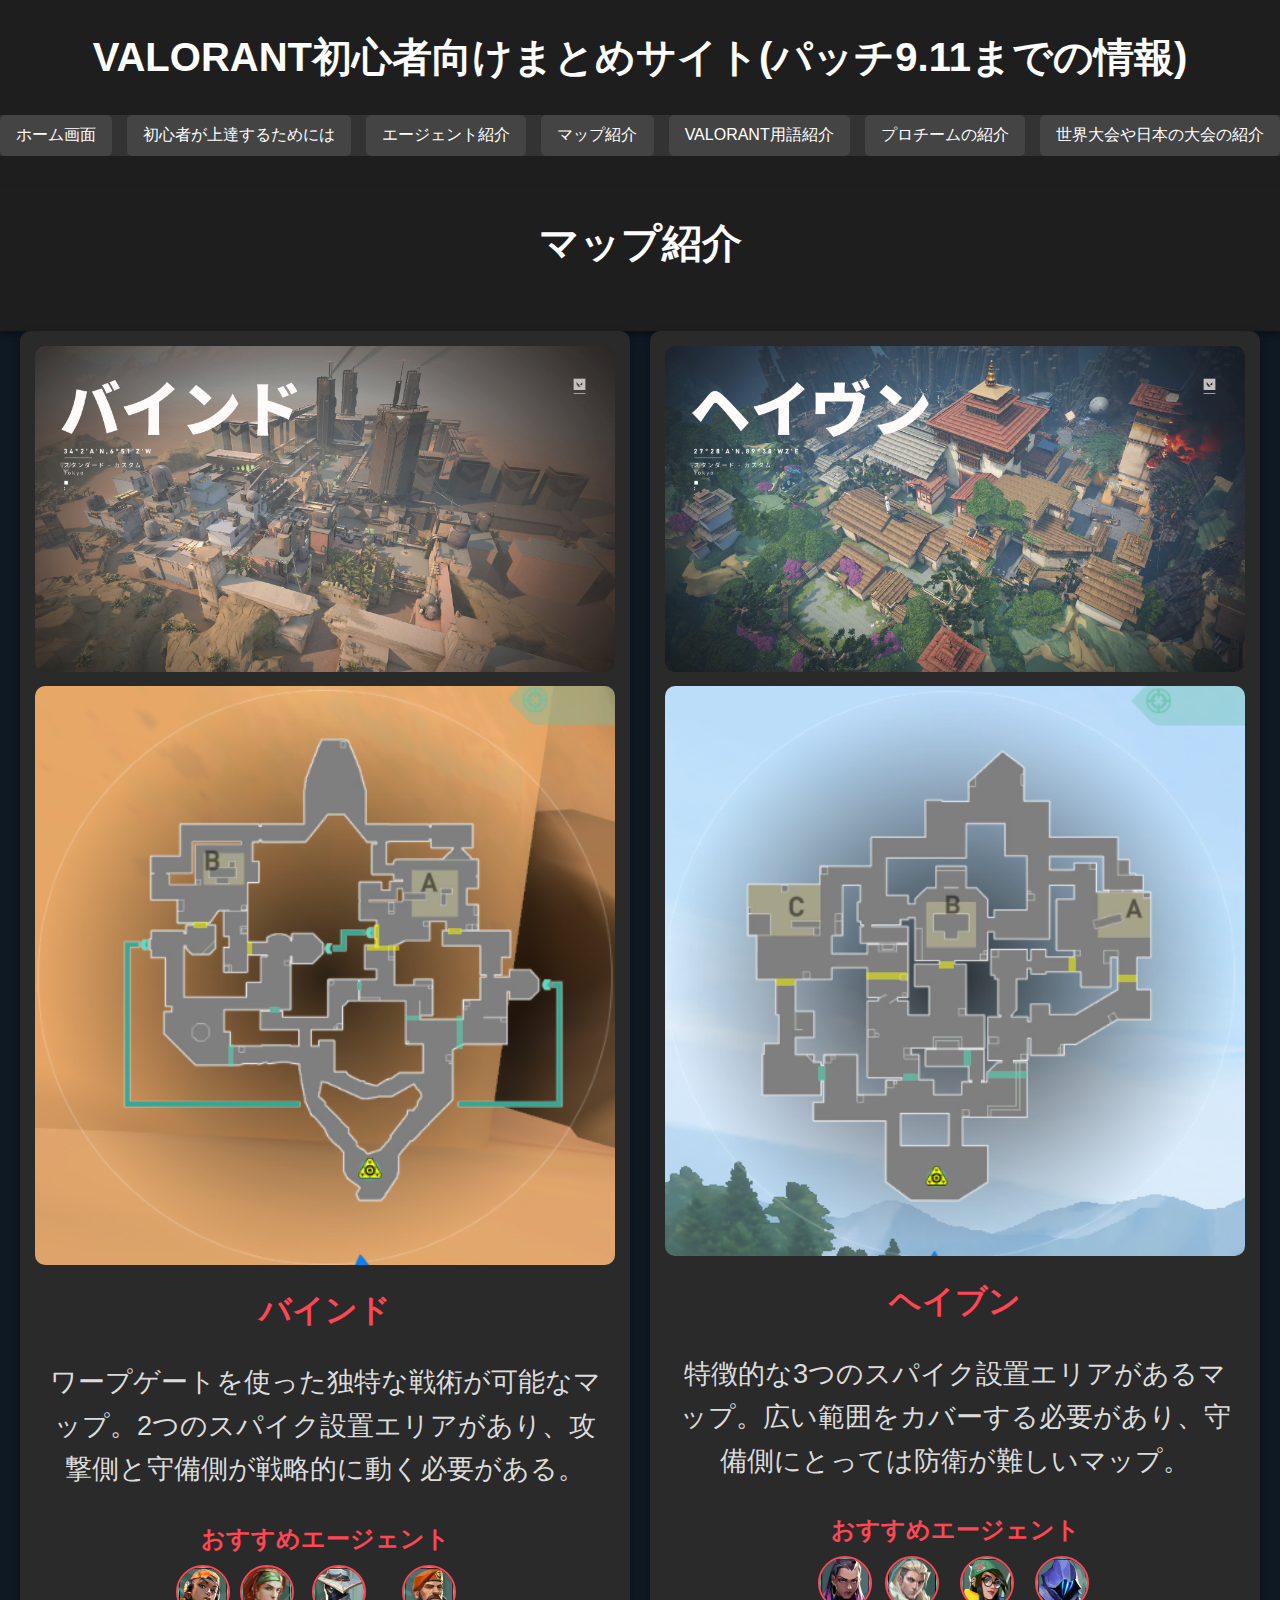
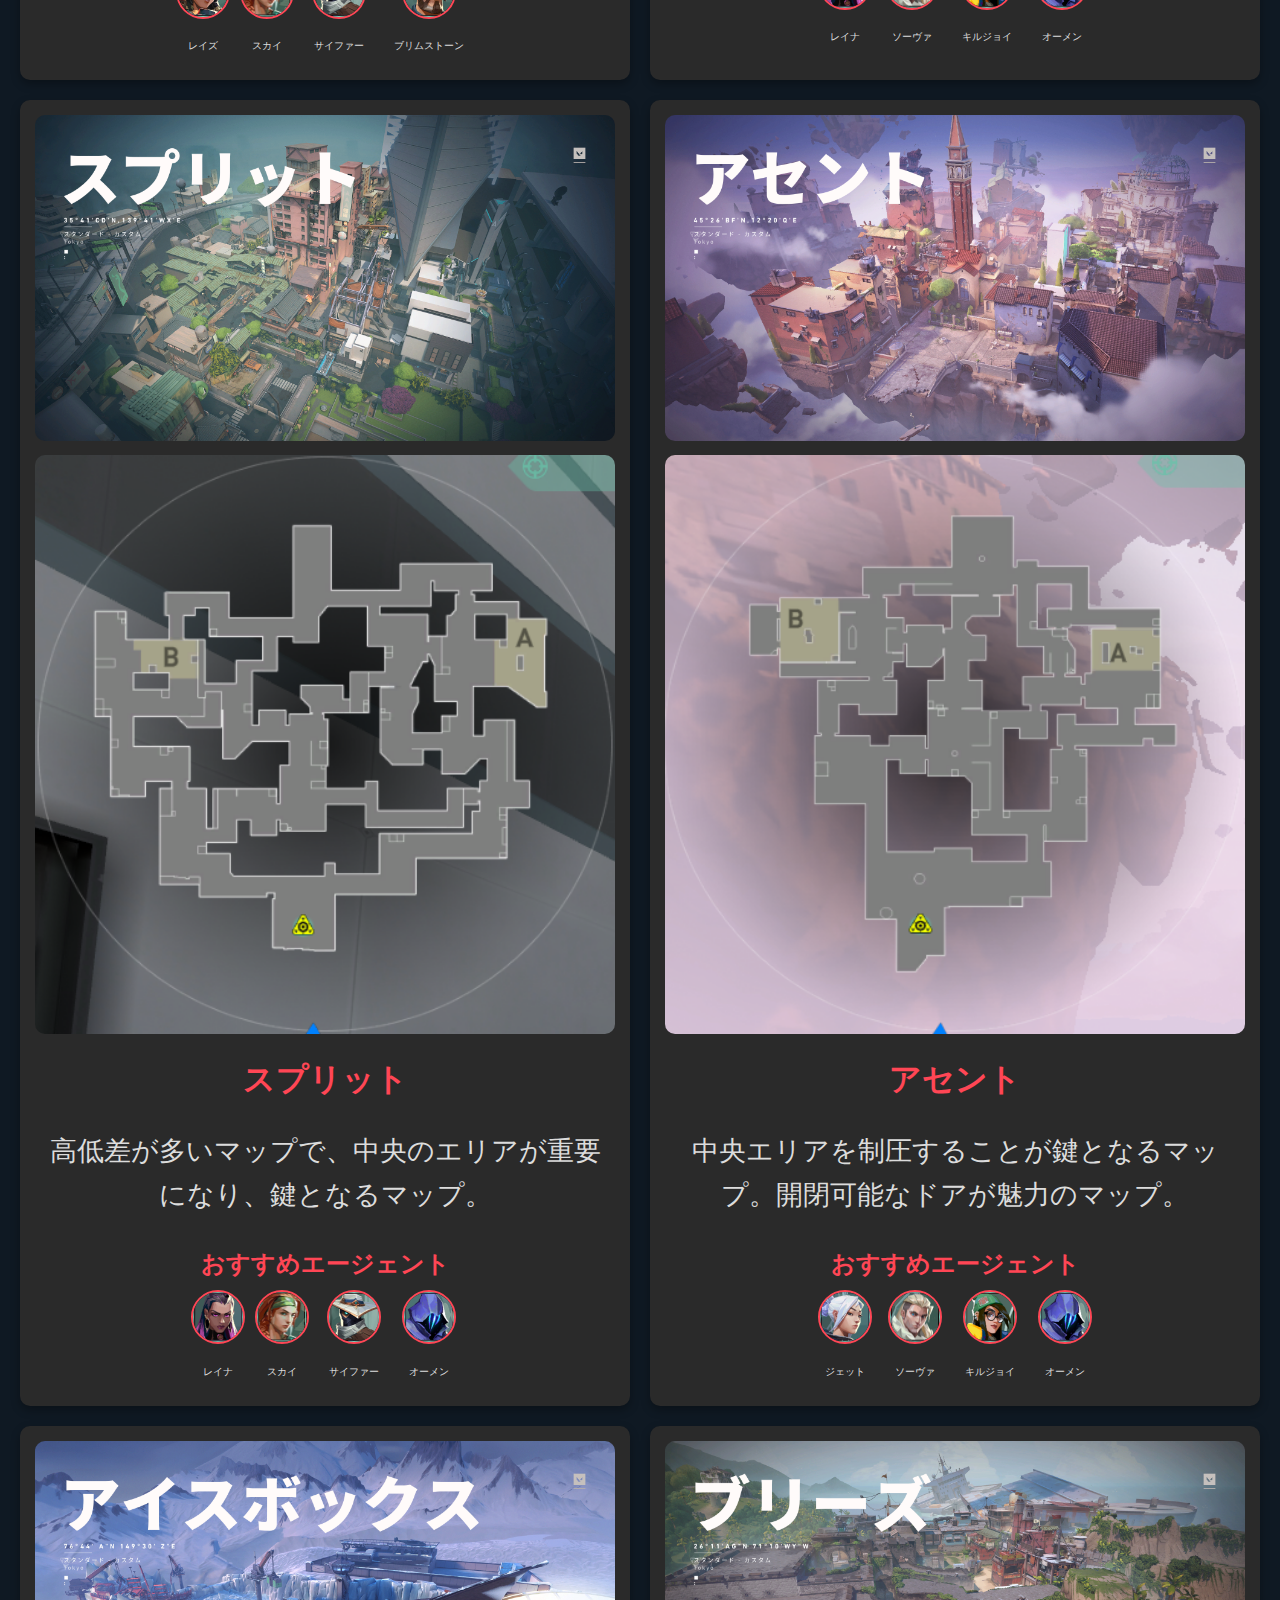
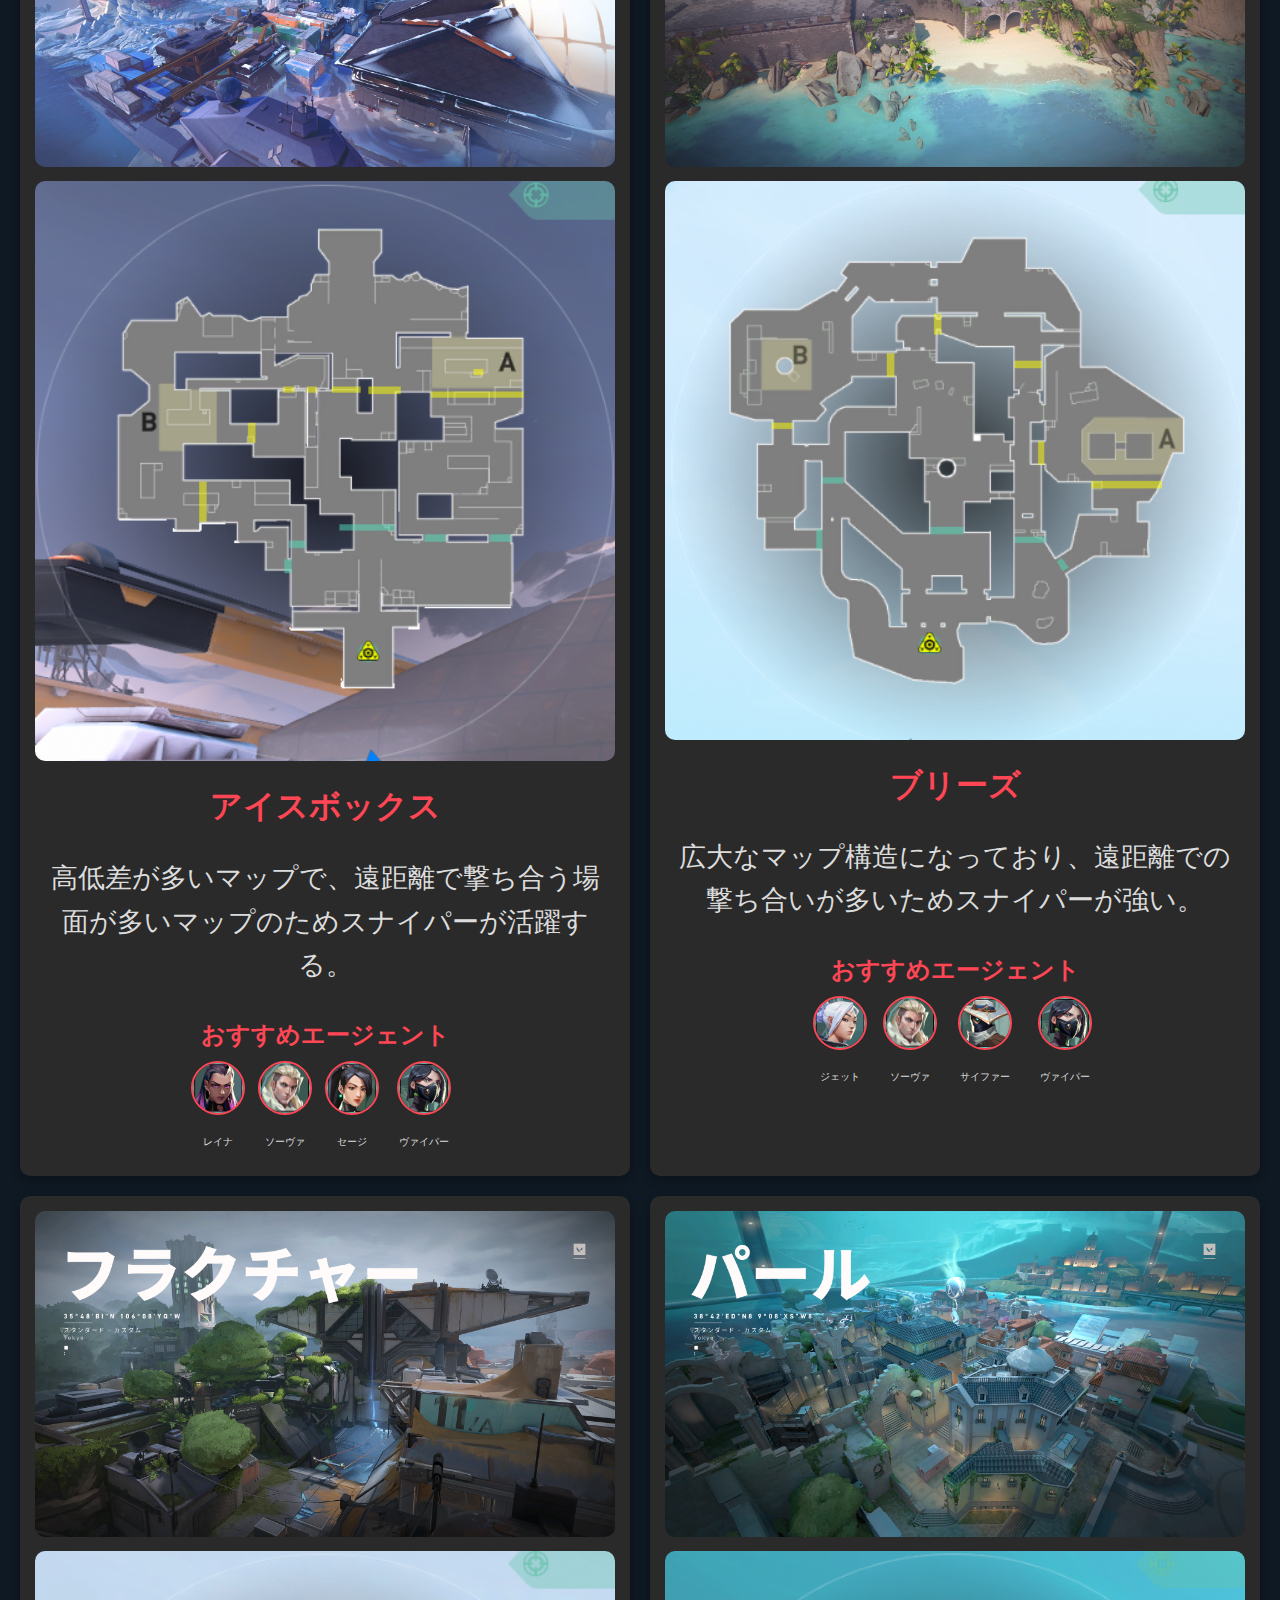
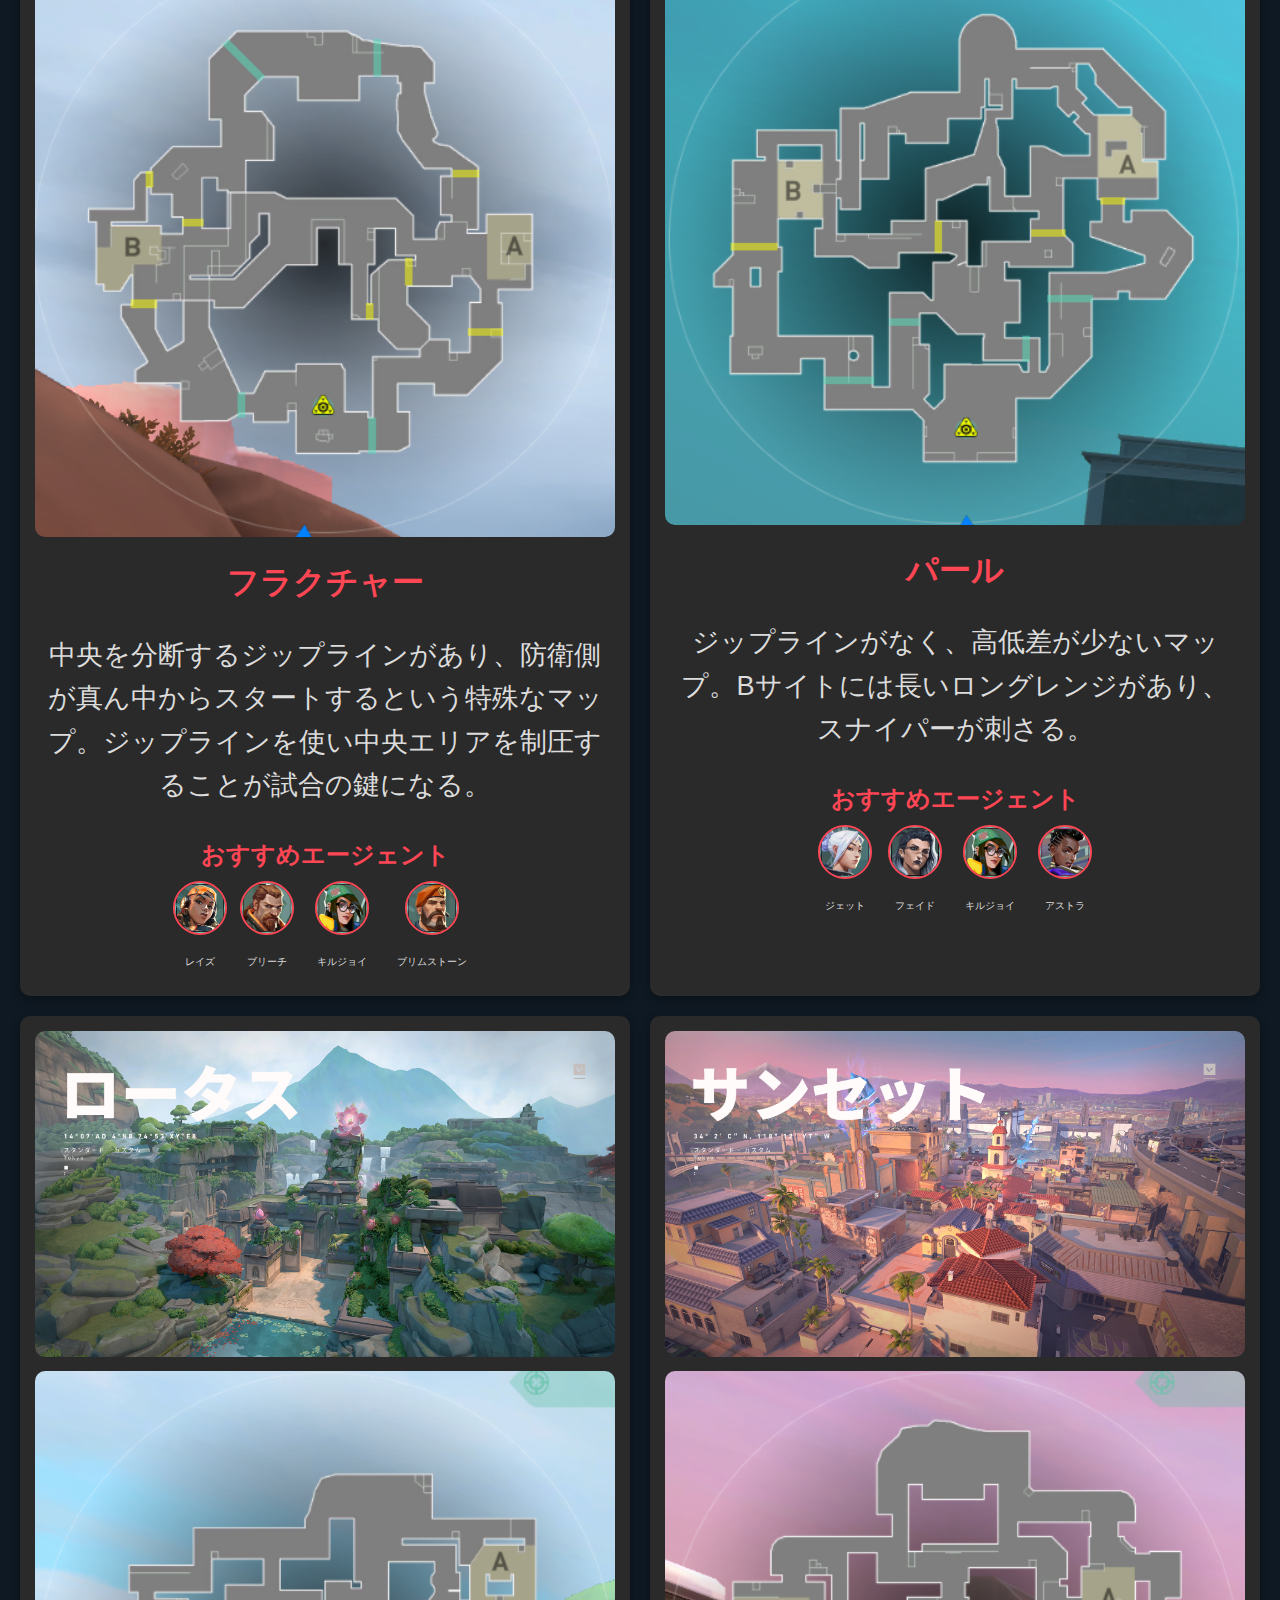
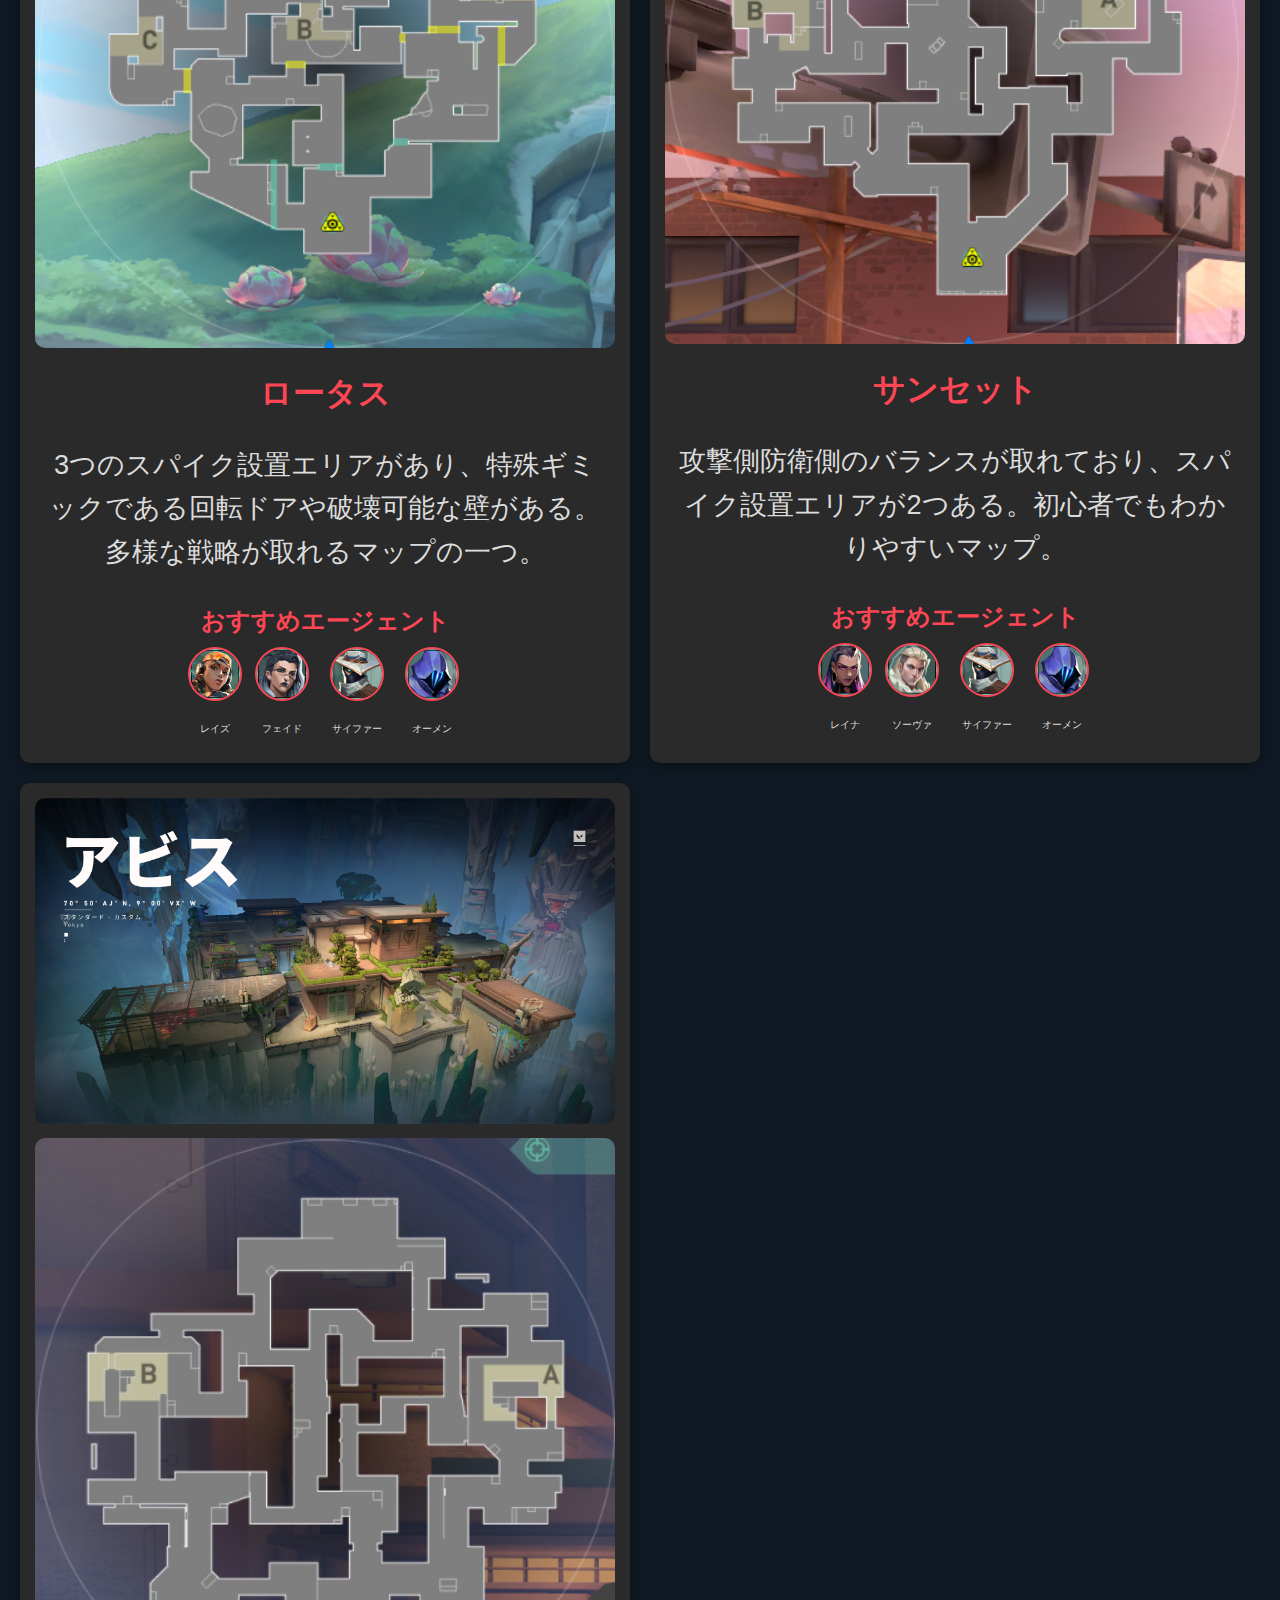
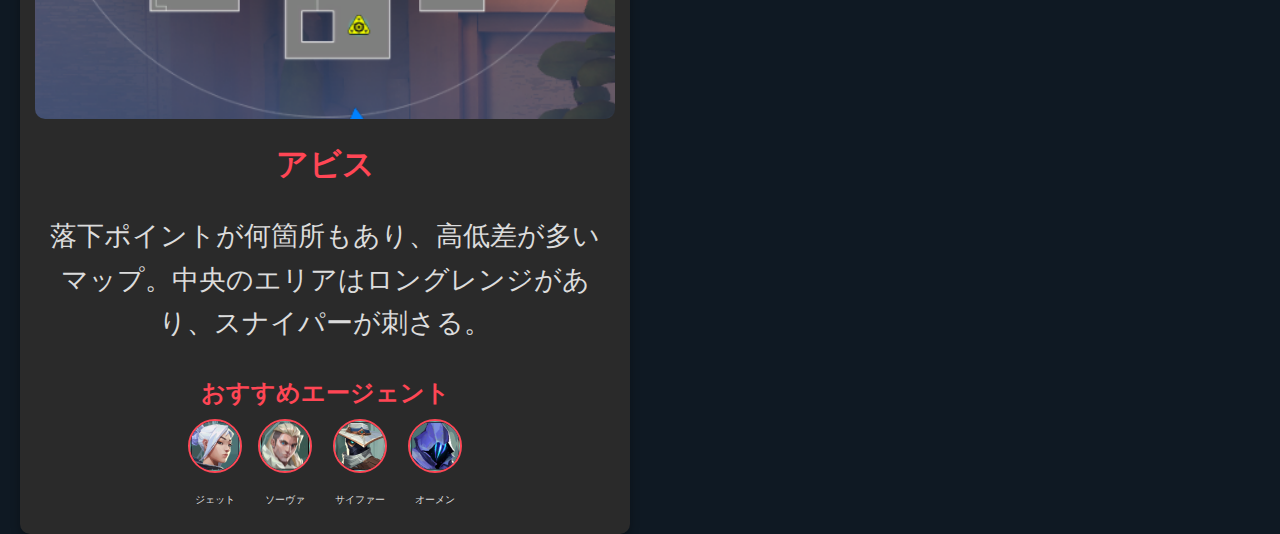
<file: VALORANT/map.html>
<!DOCTYPE html>
<html lang="ja">

<head>
    <meta charset="UTF-8">
    <meta name="viewport" content="width=device-width, initial-scale=1.0">
    <title>VALORANT初心者まとめサイト</title>
    <link rel="stylesheet" href="map.css">
    <script src="./script.js" defer></script>
</head>

<body>
    <header>
        <h1>VALORANT初心者向けまとめサイト(パッチ9.11までの情報)</h1>
        <nav>
            <ul class="main-menu">
                <li><a href="index.html" class="menu">ホーム画面</a></li>
                <li><a href="beginner.html" class="menu">初心者が上達するためには</a></li>
                <li class="dropdown">
                    <a href="agent.html" class="menu">エージェント紹介</a>
                    <ul class="dropdown-menu">
                        <li><a href="agent.html#duelist" class="submenu">デュエリスト</a></li>
                        <li><a href="agent_initiator.html" class="submenu">イニシエーター</a></li>
                        <li><a href="agent_sentinel.html" class="submenu">センチネル</a></li>
                        <li><a href="agent_controller.html" class="submenu">コントローラー</a></li>
                    </ul>
                </li>
                <li><a href="map.html" class="menu">マップ紹介</a></li>
                <li><a href="VALORANT1.html" class="menu">VALORANT用語紹介</a></li>
                <li><a href="proteam.html" class="menu">プロチームの紹介</a></li>
                <li><a href="tournament.html" class="menu">世界大会や日本の大会の紹介</a></li>
            </ul>
        </nav>
    </header>


    <header>
        <h1>マップ紹介</h1>
    </header>
    <section class="map-overview">
        <div class="map-card">
            <img src="Bind1.png" alt="Bind マップ画像" class="map-image">
            <img src="bind.png" alt="Bind マップ画像" class="map-image">
            <h3>バインド</h3>
            <p>ワープゲートを使った独特な戦術が可能なマップ。2つのスパイク設置エリアがあり、攻撃側と守備側が戦略的に動く必要がある。</p>
            <div class="agent-recommendation">
                <h4>おすすめエージェント</h4>
                <div class="agent-list">
                    <div class="agent">
                        <img src="raze-image.png" alt="エージェント1" class="agent-image">
                        <p>レイズ</p>
                    </div>

                    <div class="agent">
                        <img src="sky-image.png" alt="エージェント2" class="agent-image">
                        <p>スカイ</p>
                    </div>

                    <div class="agent">
                        <img src="cypher-image.png" alt="エージェント3" class="agent-image">
                        <p>サイファー</p>
                    </div>

                    <div class="agent">
                        <img src="brimstone-image.png" alt="エージェント4" class="agent-image">
                        <p>ブリムストーン</p>
                    </div>
                </div>
            </div>

        </div>

        <div class="map-card">
            <img src="Haven1.png" alt="Haven マップ画像" class="map-image">
            <img src="haven.png" alt="Haven マップ画像" class="map-image">
            <h3>ヘイブン</h3>
            <p>特徴的な3つのスパイク設置エリアがあるマップ。広い範囲をカバーする必要があり、守備側にとっては防衛が難しいマップ。</p>
            <div class="agent-recommendation">
                <h4>おすすめエージェント</h4>
                <div class="agent-list">
                    <div class="agent">
                        <img src="reyna-image.png" alt="エージェント1" class="agent-image">
                        <p>レイナ
                        </p>
                    </div>

                    <div class="agent">
                        <img src="sova-image.png" alt="エージェント2" class="agent-image">
                        <p>ソーヴァ</p>
                    </div>

                    <div class="agent">
                        <img src="killjoy-image.png" alt="エージェント3" class="agent-image">
                        <p>キルジョイ</p>
                    </div>

                    <div class="agent">
                        <img src="omen-image.png" alt="エージェント4" class="agent-image">
                        <p>オーメン</p>
                    </div>
                </div>
            </div>
        </div>
        <div class="map-card">
            <img src="Split1.png" alt="Split マップ画像" class="map-image">
            <img src="split.png" alt="Ascent マップ画像" class="map-image">
            <h3>スプリット</h3>
            <p>高低差が多いマップで、中央のエリアが重要になり、鍵となるマップ。</p>

            <div class="agent-recommendation">
                <h4>おすすめエージェント</h4>
                <div class="agent-list">
                    <div class="agent">
                        <img src="reyna-image.png" alt="エージェント1" class="agent-image">
                        <p>レイナ
                        </p>
                    </div>

                    <div class="agent">
                        <img src="sky-image.png" alt="エージェント2" class="agent-image">
                        <p>スカイ</p>
                    </div>

                    <div class="agent">
                        <img src="cypher-image.png" alt="エージェント3" class="agent-image">
                        <p>サイファー</p>
                    </div>

                    <div class="agent">
                        <img src="omen-image.png" alt="エージェント4" class="agent-image">
                        <p>オーメン</p>
                    </div>
                </div>
            </div>
        </div>

        <div class="map-card">
            <img src="Acent1.png" alt="Ascent マップ画像" class="map-image">
            <img src="acent.png" alt="Ascent マップ画像" class="map-image">
            <h3>アセント</h3>
            <p>中央エリアを制圧することが鍵となるマップ。開閉可能なドアが魅力のマップ。</p>

            <div class="agent-recommendation">
                <h4>おすすめエージェント</h4>
                <div class="agent-list">
                    <div class="agent">
                        <img src="jett-image.png" alt="エージェント1" class="agent-image">
                        <p>ジェット
                        </p>
                    </div>

                    <div class="agent">
                        <img src="sova-image.png" alt="エージェント2" class="agent-image">
                        <p>ソーヴァ</p>
                    </div>

                    <div class="agent">
                        <img src="killjoy-image.png" alt="エージェント3" class="agent-image">
                        <p>キルジョイ</p>
                    </div>

                    <div class="agent">
                        <img src="omen-image.png" alt="エージェント4" class="agent-image">
                        <p>オーメン</p>
                    </div>
                </div>
            </div>
        </div>

        <div class="map-card">
            <img src="Icebox1.png" alt="Icebox マップ画像" class="map-image">
            <img src="icebox.png" alt="Icebox マップ画像" class="map-image">
            <h3>アイスボックス</h3>
            <p>高低差が多いマップで、遠距離で撃ち合う場面が多いマップのためスナイパーが活躍する。</p>

            <div class="agent-recommendation">
                <h4>おすすめエージェント</h4>
                <div class="agent-list">
                    <div class="agent">
                        <img src="reyna-image.png" alt="エージェント1" class="agent-image">
                        <p>レイナ
                        </p>
                    </div>

                    <div class="agent">
                        <img src="sova-image.png" alt="エージェント2" class="agent-image">
                        <p>ソーヴァ</p>
                    </div>

                    <div class="agent">
                        <img src="sage-image.png" alt="エージェント3" class="agent-image">
                        <p>セージ</p>
                    </div>

                    <div class="agent">
                        <img src="viper-image.png" alt="エージェント4" class="agent-image">
                        <p>ヴァイパー</p>
                    </div>
                </div>
            </div>
        </div>

        <div class="map-card">
            <img src="Breeze1.png" alt="Breeze マップ画像" class="map-image">
            <img src="breeze.png" alt="Breeze マップ画像" class="map-image">
            <h3>ブリーズ</h3>
            <p>広大なマップ構造になっており、遠距離での撃ち合いが多いためスナイパーが強い。</p>

            <div class="agent-recommendation">
                <h4>おすすめエージェント</h4>
                <div class="agent-list">
                    <div class="agent">
                        <img src="jett-image.png" alt="エージェント1" class="agent-image">
                        <p>ジェット
                        </p>
                    </div>

                    <div class="agent">
                        <img src="sova-image.png" alt="エージェント2" class="agent-image">
                        <p>ソーヴァ</p>
                    </div>

                    <div class="agent">
                        <img src="cypher-image.png" alt="エージェント3" class="agent-image">
                        <p>サイファー</p>
                    </div>

                    <div class="agent">
                        <img src="viper-image.png" alt="エージェント4" class="agent-image">
                        <p>ヴァイパー</p>
                    </div>
                </div>
            </div>
        </div>

        <div class="map-card">
            <img src="Fracture1.png" alt="fracture マップ画像" class="map-image">
            <img src="fracture.png" alt="fracture マップ画像" class="map-image">
            <h3>フラクチャー</h3>
            <p>中央を分断するジップラインがあり、防衛側が真ん中からスタートするという特殊なマップ。ジップラインを使い中央エリアを制圧することが試合の鍵になる。</p>

            <div class="agent-recommendation">
                <h4>おすすめエージェント</h4>
                <div class="agent-list">
                    <div class="agent">
                        <img src="raze-image.png" alt="エージェント1" class="agent-image">
                        <p>レイズ
                        </p>
                    </div>

                    <div class="agent">
                        <img src="breach-image.png" alt="エージェント2" class="agent-image">
                        <p>ブリーチ</p>
                    </div>

                    <div class="agent">
                        <img src="killjoy-image.png" alt="エージェント3" class="agent-image">
                        <p>キルジョイ</p>
                    </div>

                    <div class="agent">
                        <img src="brimstone-image.png" alt="エージェント4" class="agent-image">
                        <p>ブリムストーン</p>
                    </div>
                </div>
            </div>
        </div>

        <div class="map-card">
            <img src="Pearl1.png" alt="pearl マップ画像" class="map-image">
            <img src="pearl.png" alt="pearl マップ画像" class="map-image">
            <h3>パール</h3>
            <p>ジップラインがなく、高低差が少ないマップ。Bサイトには長いロングレンジがあり、スナイパーが刺さる。</p>
            <div class="agent-recommendation">
                <h4>おすすめエージェント</h4>
                <div class="agent-list">
                    <div class="agent">
                        <img src="jett-image.png" alt="エージェント1" class="agent-image">
                        <p>ジェット
                        </p>
                    </div>

                    <div class="agent">
                        <img src="fade-image.png" alt="エージェント2" class="agent-image">
                        <p>フェイド</p>
                    </div>

                    <div class="agent">
                        <img src="killjoy-image.png" alt="エージェント3" class="agent-image">
                        <p>キルジョイ</p>
                    </div>

                    <div class="agent">
                        <img src="astra-image.png" alt="エージェント4" class="agent-image">
                        <p>アストラ</p>
                    </div>
                </div>
            </div>
        </div>

        <div class="map-card">
            <img src="Lotus1.png" alt="lotus マップ画像" class="map-image">
            <img src="lotus.png" alt="lotus マップ画像" class="map-image">
            <h3>ロータス</h3>
            <p>3つのスパイク設置エリアがあり、特殊ギミックである回転ドアや破壊可能な壁がある。多様な戦略が取れるマップの一つ。</p>

            <div class="agent-recommendation">
                <h4>おすすめエージェント</h4>
                <div class="agent-list">
                    <div class="agent">
                        <img src="raze-image.png" alt="エージェント1" class="agent-image">
                        <p>レイズ
                        </p>
                    </div>

                    <div class="agent">
                        <img src="fade-image.png" alt="エージェント2" class="agent-image">
                        <p>フェイド</p>
                    </div>

                    <div class="agent">
                        <img src="cypher-image.png" alt="エージェント3" class="agent-image">
                        <p>サイファー</p>
                    </div>

                    <div class="agent">
                        <img src="omen-image.png" alt="エージェント4" class="agent-image">
                        <p>オーメン</p>
                    </div>
                </div>
            </div>
        </div>

        <div class="map-card">
            <img src="Sunset1.png" alt="sunset マップ画像" class="map-image">
            <img src="sunset.png" alt="sunset マップ画像" class="map-image">
            <h3>サンセット</h3>
            <p>攻撃側防衛側のバランスが取れており、スパイク設置エリアが2つある。初心者でもわかりやすいマップ。</p>

            <div class="agent-recommendation">
                <h4>おすすめエージェント</h4>
                <div class="agent-list">
                    <div class="agent">
                        <img src="reyna-image.png" alt="エージェント1" class="agent-image">
                        <p>レイナ
                        </p>
                    </div>

                    <div class="agent">
                        <img src="sova-image.png" alt="エージェント2" class="agent-image">
                        <p>ソーヴァ</p>
                    </div>

                    <div class="agent">
                        <img src="cypher-image.png" alt="エージェント3" class="agent-image">
                        <p>サイファー</p>
                    </div>

                    <div class="agent">
                        <img src="omen-image.png" alt="エージェント4" class="agent-image">
                        <p>オーメン</p>
                    </div>
                </div>
            </div>
        </div>

        <div class="map-card">
            <img src="Abyss1.png" alt="abyss マップ画像" class="map-image">
            <img src="abyss.png" alt="abyss マップ画像" class="map-image">
            <h3>アビス</h3>
            <p>落下ポイントが何箇所もあり、高低差が多いマップ。中央のエリアはロングレンジがあり、スナイパーが刺さる。</p>

            <div class="agent-recommendation">
                <h4>おすすめエージェント</h4>
                <div class="agent-list">
                    <div class="agent">
                        <img src="jett-image.png" alt="エージェント1" class="agent-image">
                        <p>ジェット
                        </p>
                    </div>

                    <div class="agent">
                        <img src="sova-image.png" alt="エージェント2" class="agent-image">
                        <p>ソーヴァ</p>
                    </div>

                    <div class="agent">
                        <img src="cypher-image.png" alt="エージェント3" class="agent-image">
                        <p>サイファー</p>
                    </div>

                    <div class="agent">
                        <img src="omen-image.png" alt="エージェント4" class="agent-image">
                        <p>オーメン</p>
                    </div>
                </div>
            </div>
        </div>
    </section>
</body>
</file>
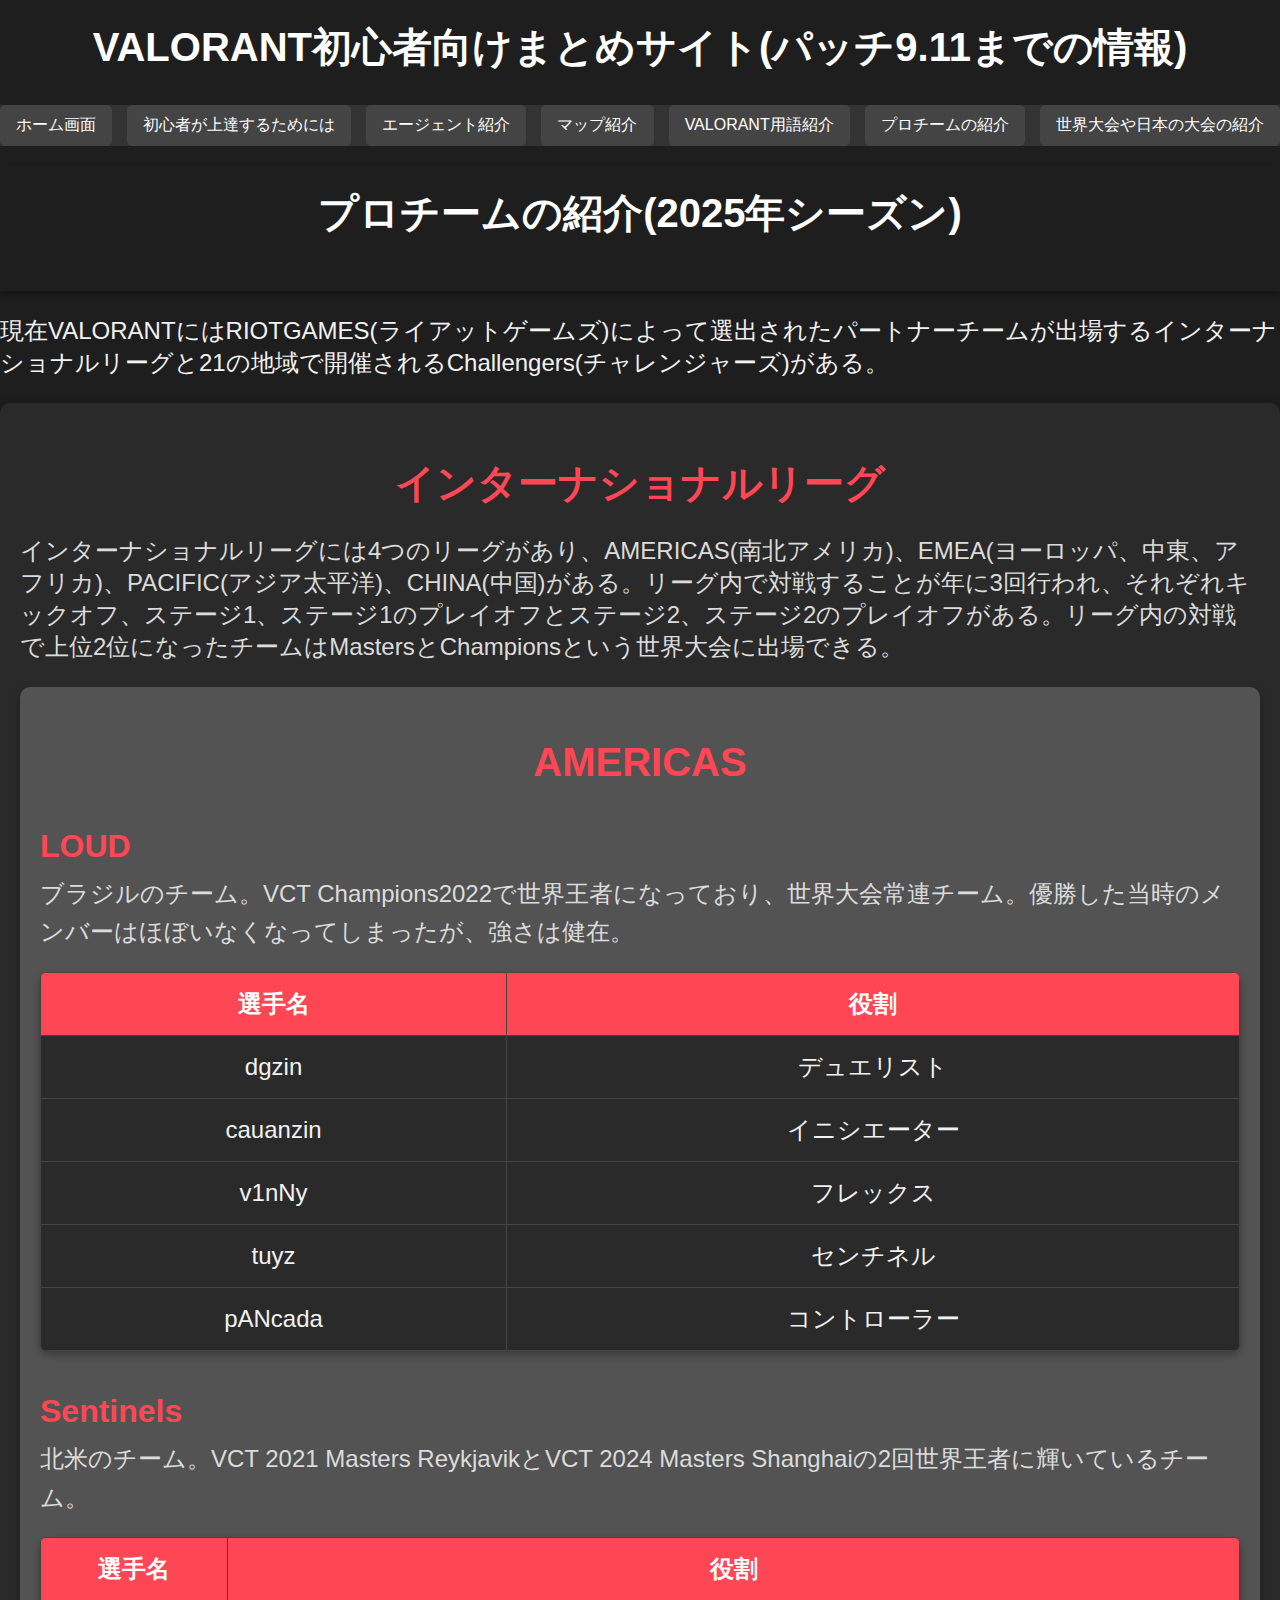
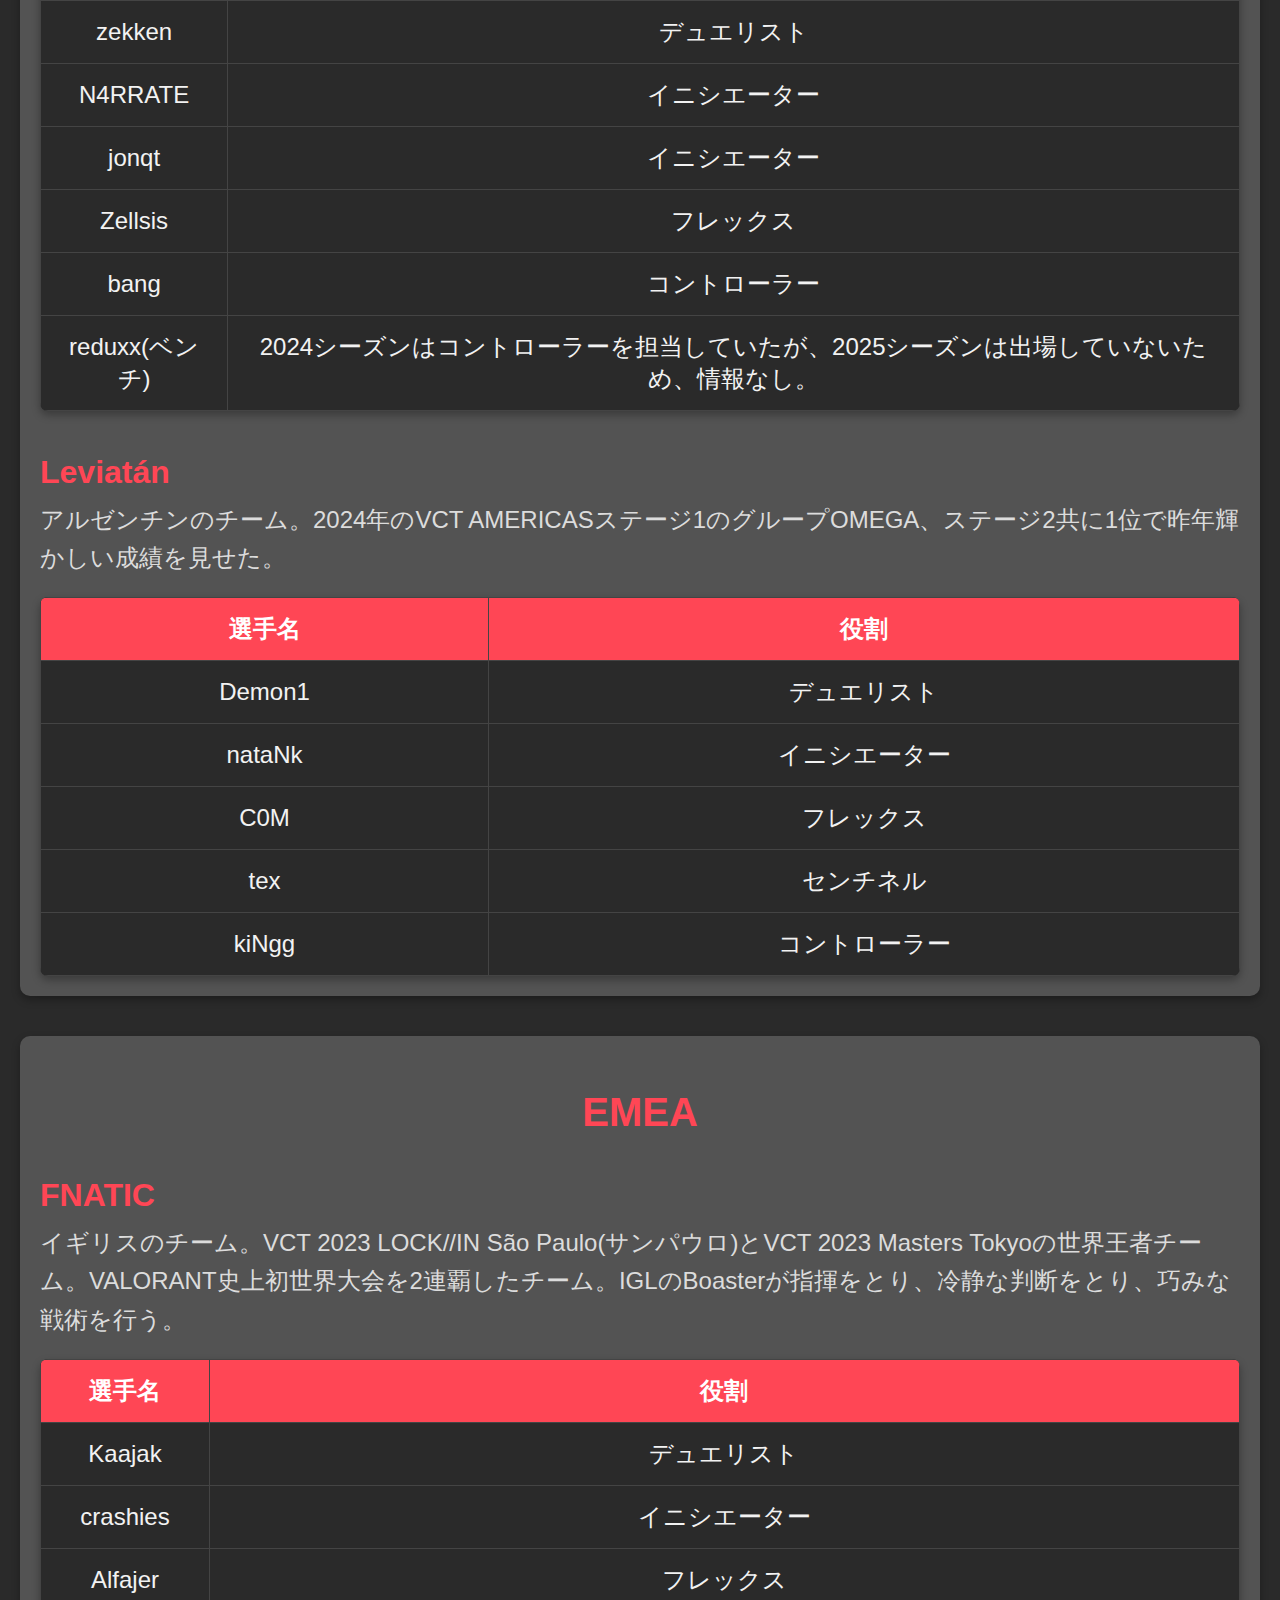
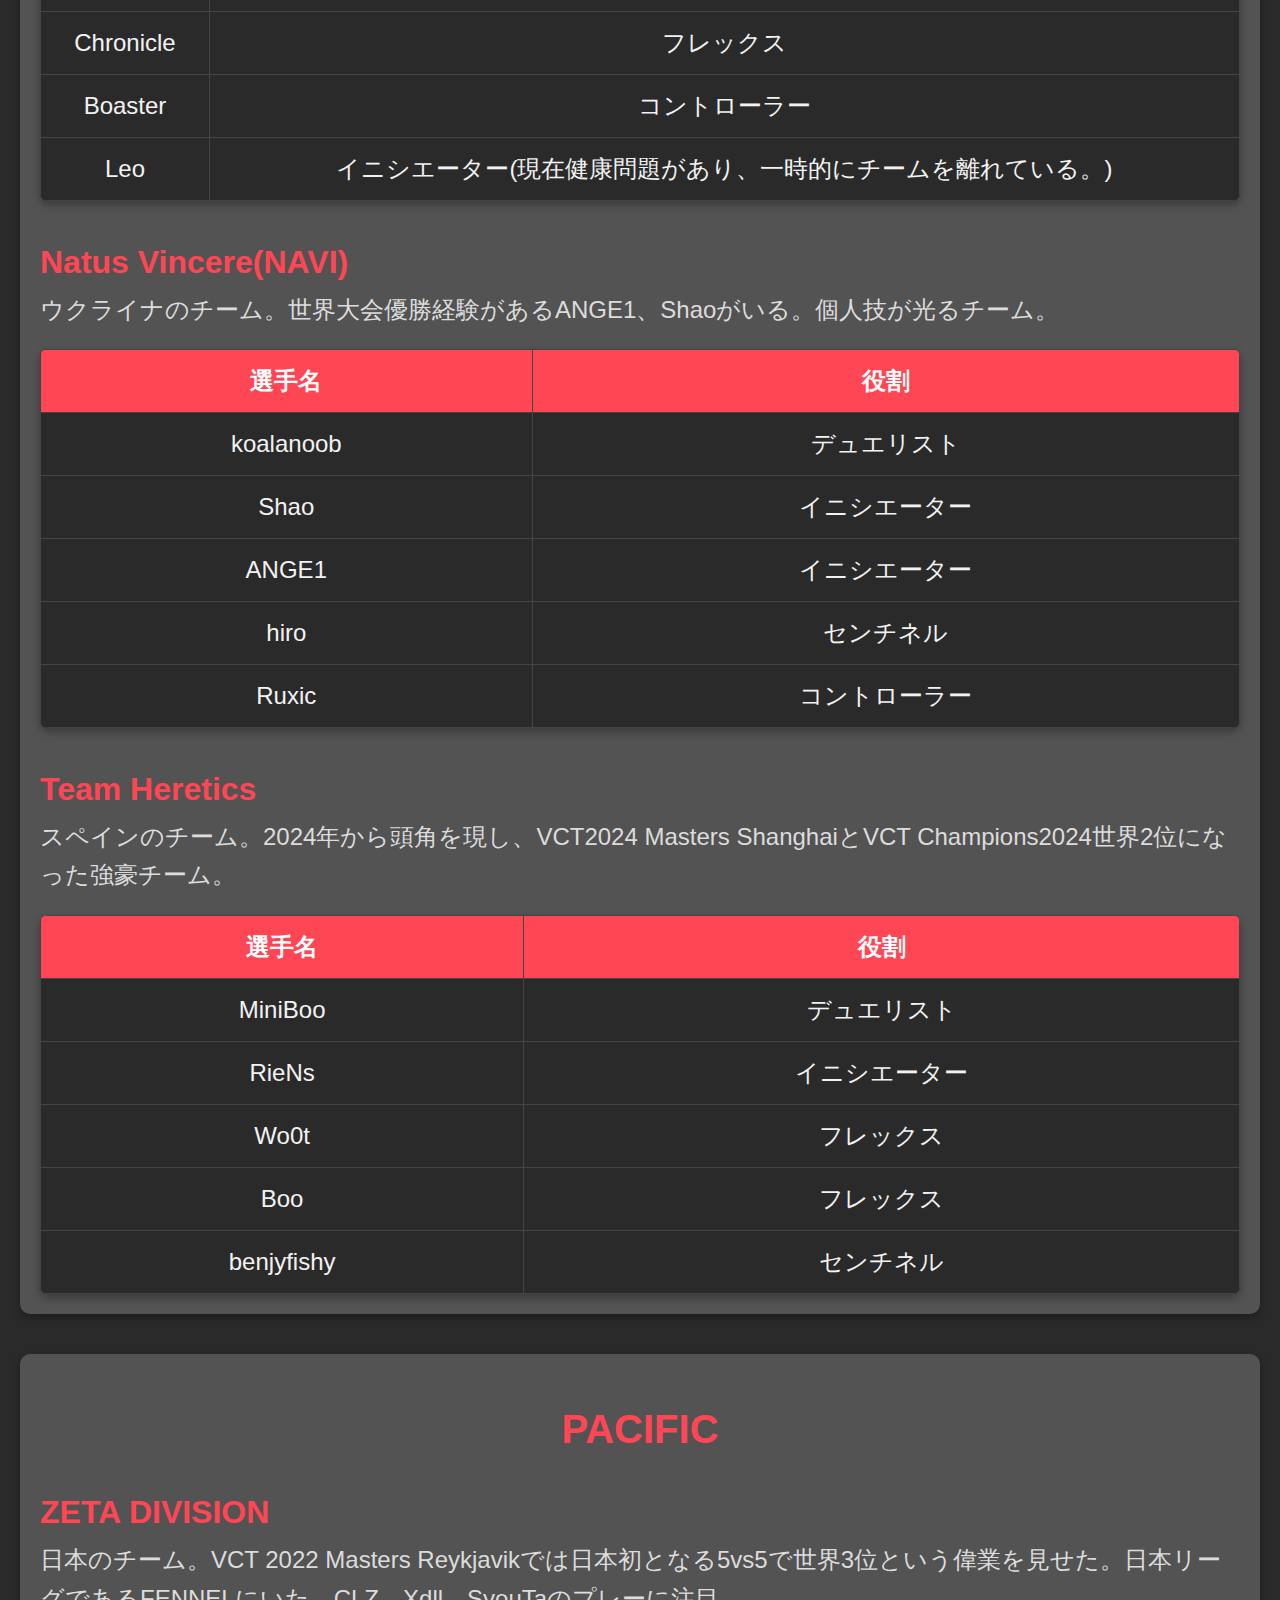
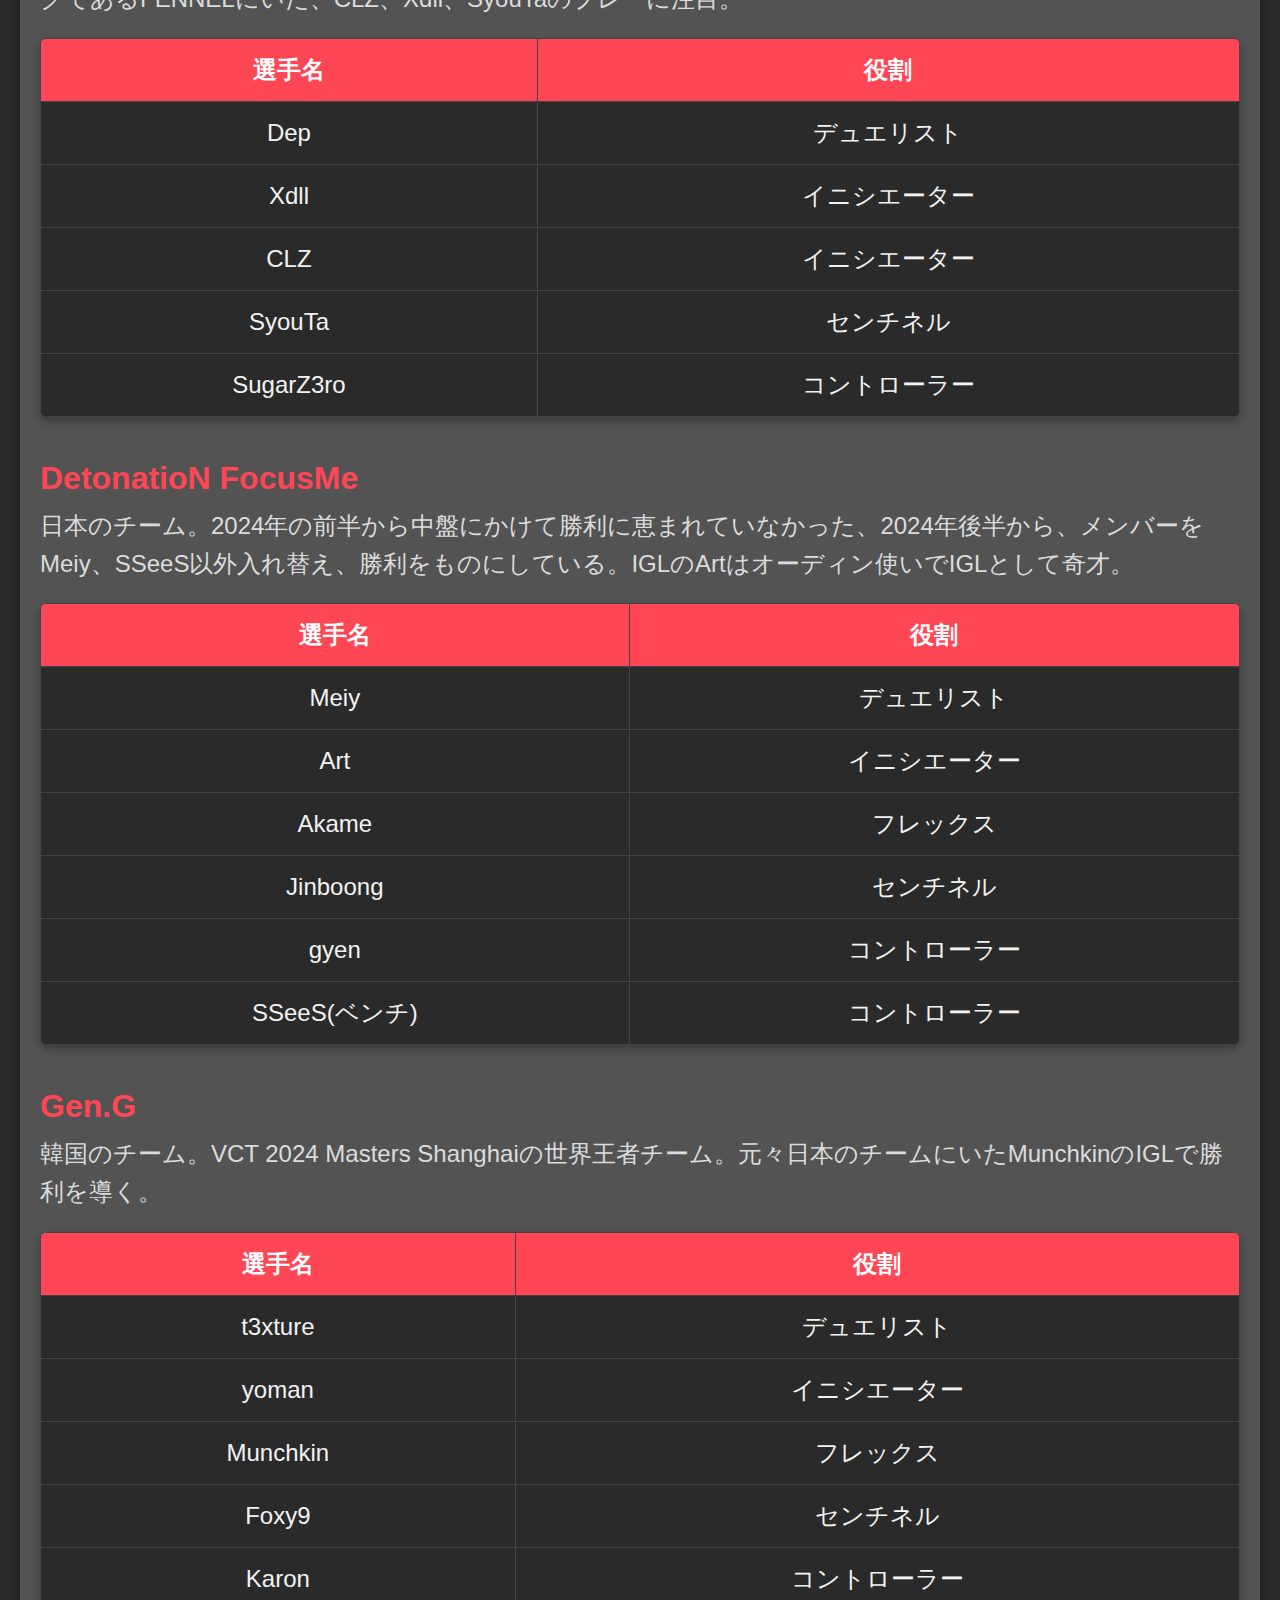
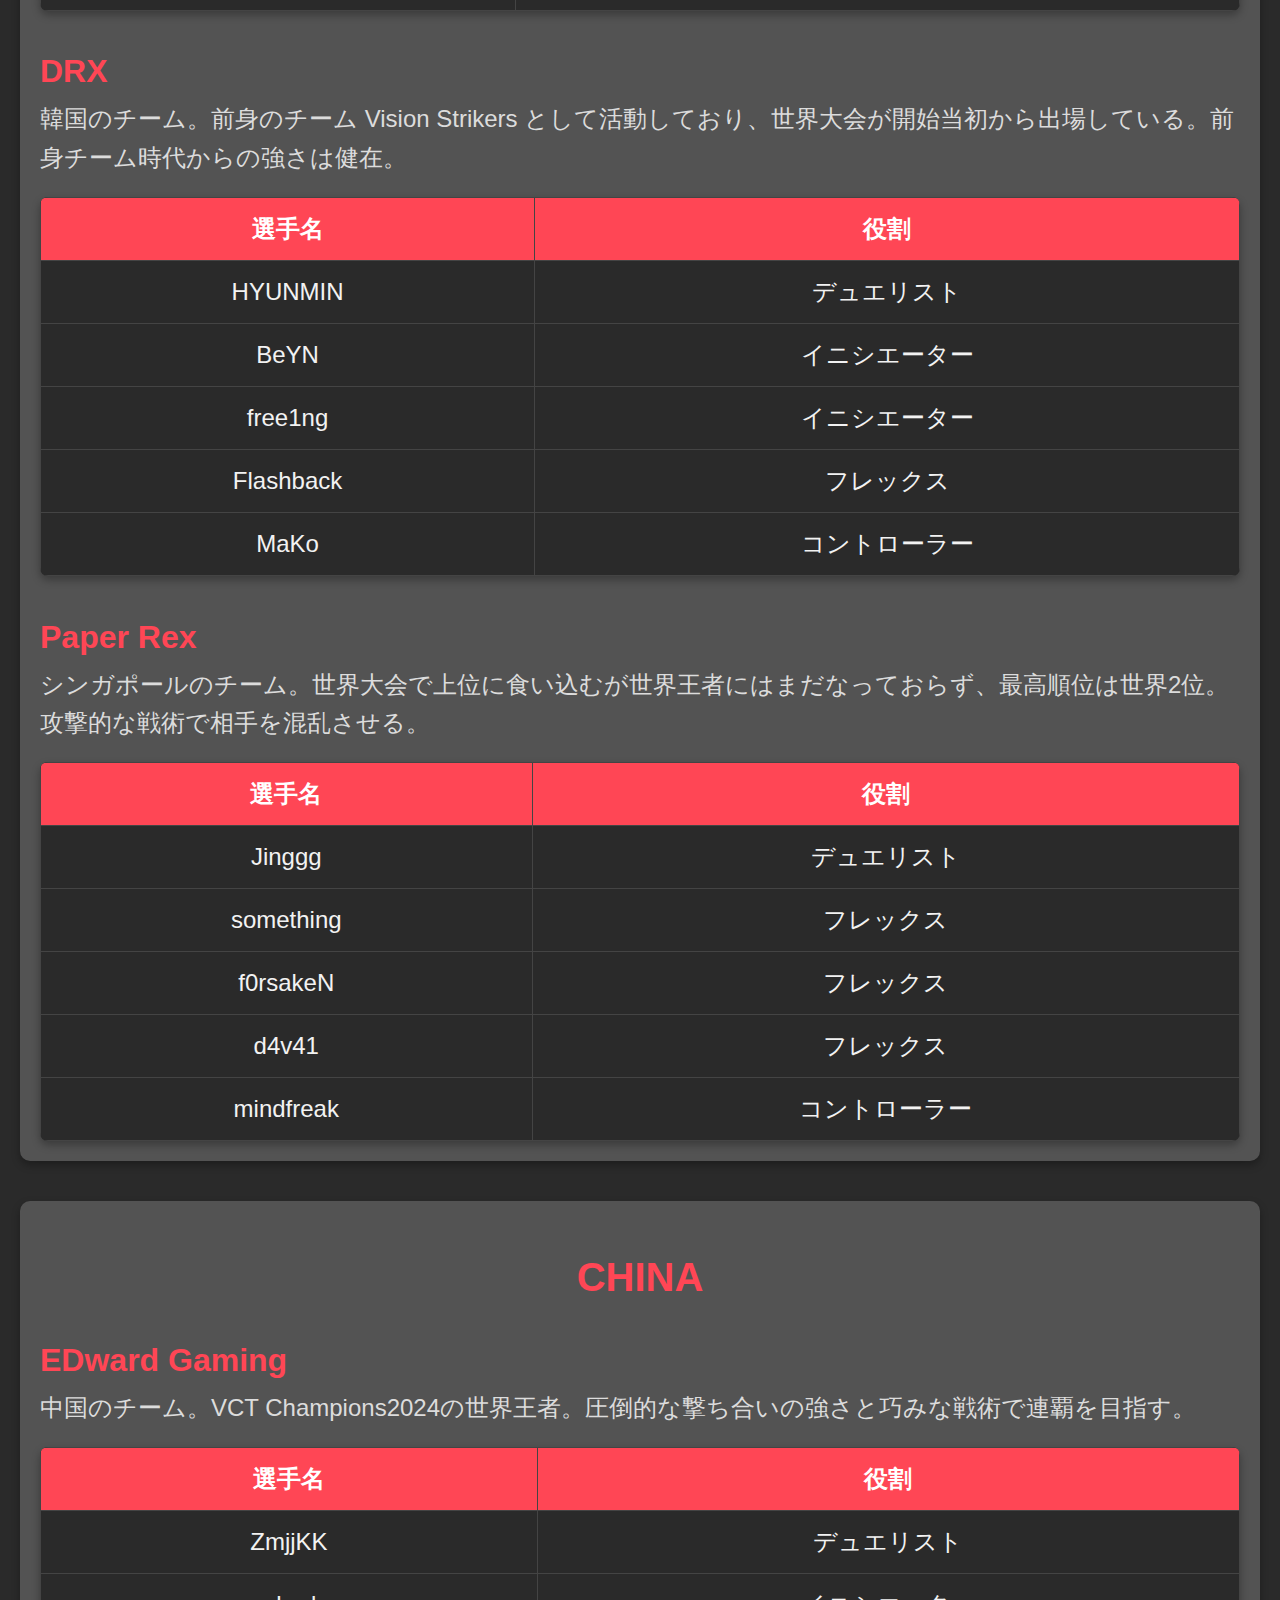
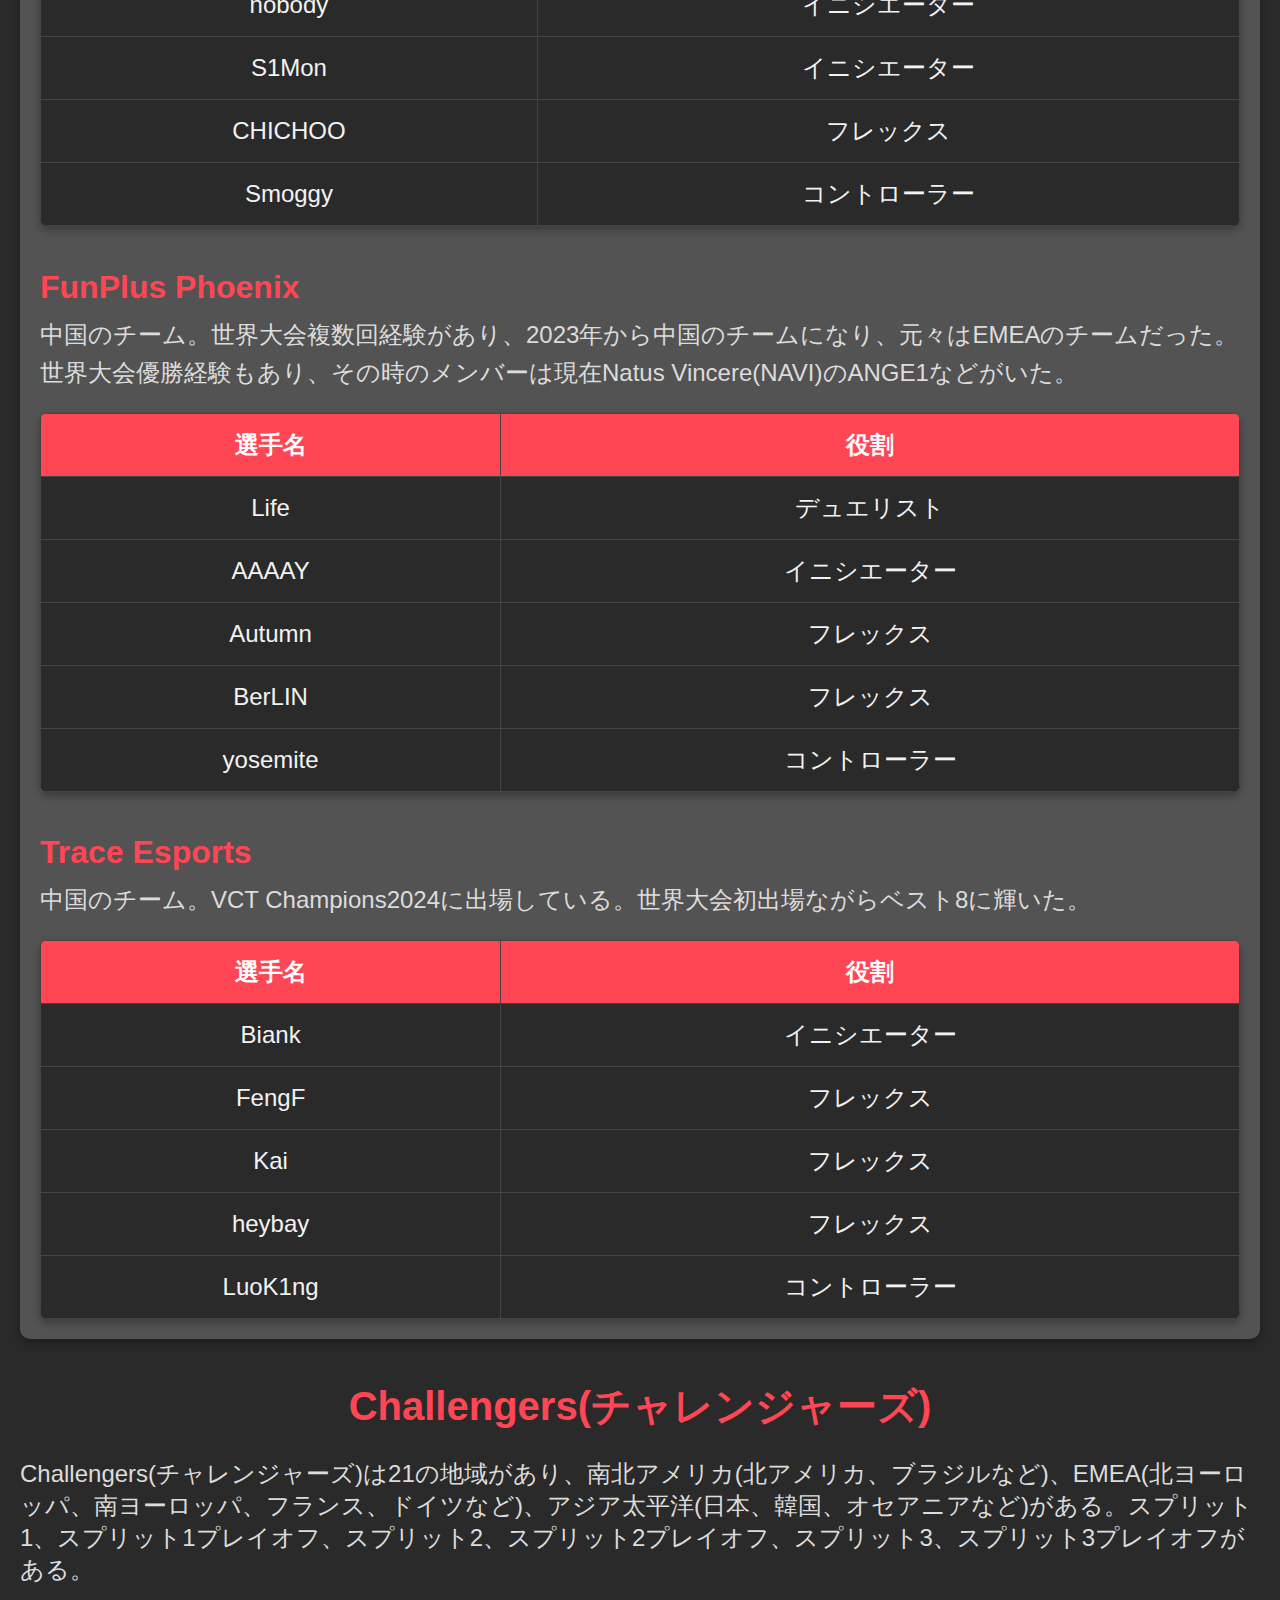
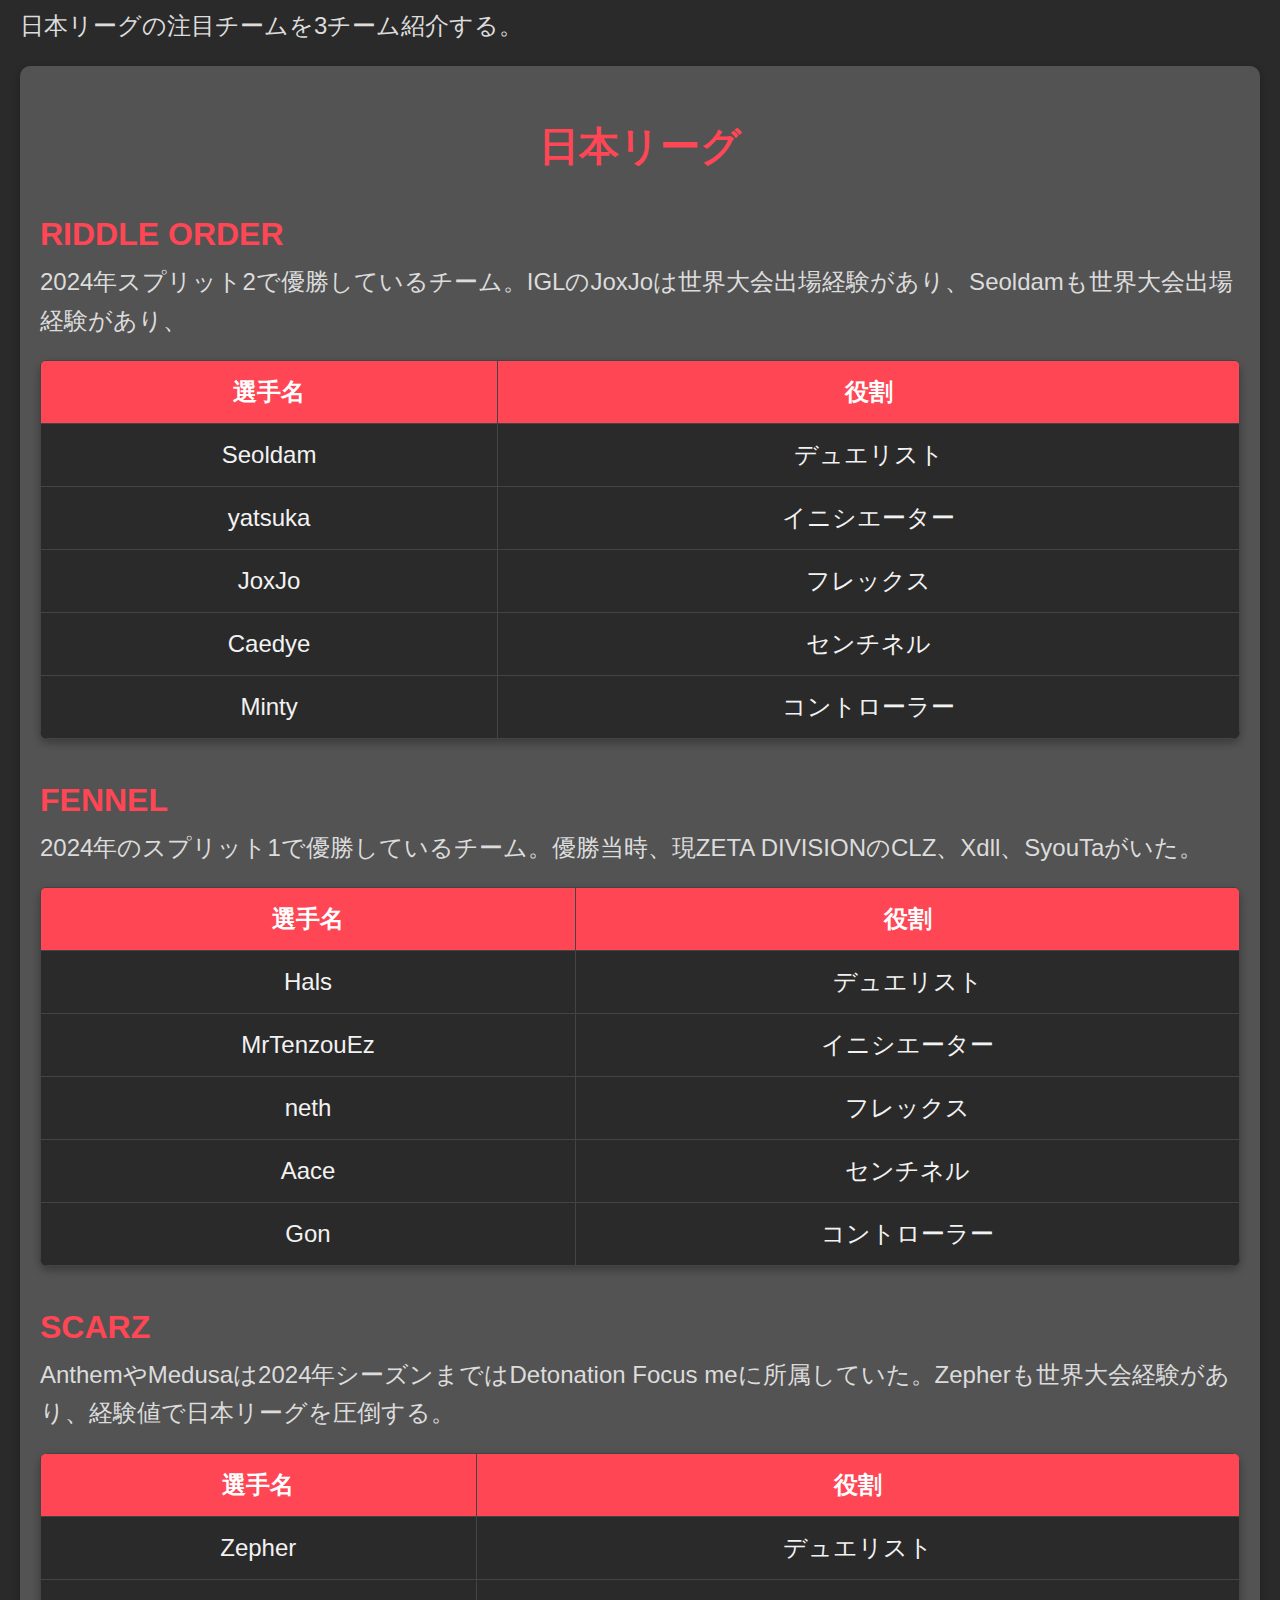
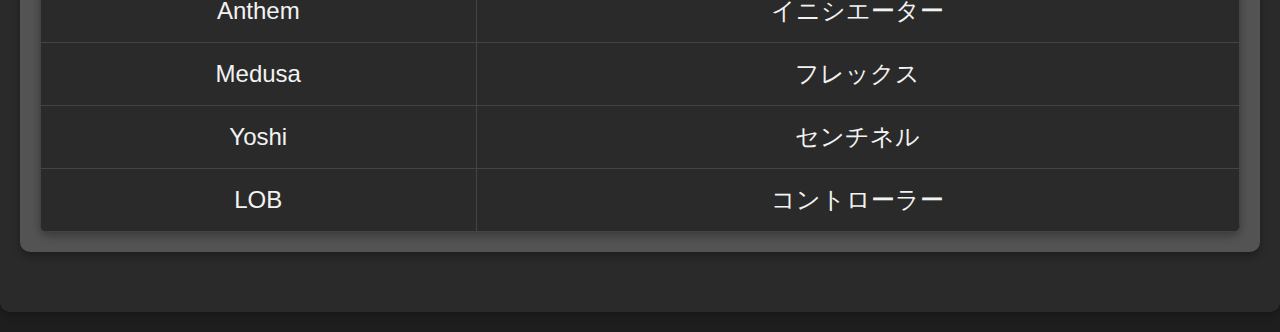
<file: VALORANT/proteam.html>
<!DOCTYPE html>
<html lang="ja">

<head>
    <meta charset="UTF-8">
    <meta name="viewport" content="width=device-width, initial-scale=1.0">
    <title>VALORANT初心者まとめサイト</title>
    <link rel="stylesheet" href="proteam.css">
    <script src="./script.js" defer></script>
</head>

<body>

    <header>
        <h1>VALORANT初心者向けまとめサイト(パッチ9.11までの情報)</h1>
        <nav>
            <ul class="main-menu">
                <li><a href="index.html" class="menu">ホーム画面</a></li>
                <li><a href="beginner.html" class="menu">初心者が上達するためには</a></li>
                <li class="dropdown">
                    <a href="agent.html" class="menu">エージェント紹介</a>
                    <ul class="dropdown-menu">
                        <li><a href="agent.html#duelist" class="submenu">デュエリスト</a></li>
                        <li><a href="agent_initiator.html" class="submenu">イニシエーター</a></li>
                        <li><a href="agent_sentinel.html" class="submenu">センチネル</a></li>
                        <li><a href="agent_controller.html" class="submenu">コントローラー</a></li>
                    </ul>
                </li>
                <li><a href="map.html" class="menu">マップ紹介</a></li>
                <li><a href="VALORANT1.html" class="menu">VALORANT用語紹介</a></li>
                <li><a href="proteam.html" class="menu">プロチームの紹介</a></li>
                <li><a href="tournament.html" class="menu">世界大会や日本の大会の紹介</a></li>
            </ul>
        </nav>
    </header>

    <header>
        <h1>プロチームの紹介(2025年シーズン)</h1>
    </header>
</body>

<p>現在VALORANTにはRIOTGAMES(ライアットゲームズ)によって選出されたパートナーチームが出場するインターナショナルリーグと21の地域で開催されるChallengers(チャレンジャーズ)がある。</p>
<main>
    <section class="game-info">
        <h2>インターナショナルリーグ</h2>
        <p>インターナショナルリーグには4つのリーグがあり、AMERICAS(南北アメリカ)、EMEA(ヨーロッパ、中東、アフリカ)、PACIFIC(アジア太平洋)、CHINA(中国)がある。リーグ内で対戦することが年に3回行われ、それぞれキックオフ、ステージ1、ステージ1のプレイオフとステージ2、ステージ2のプレイオフがある。リーグ内の対戦で上位2位になったチームはMastersとChampionsという世界大会に出場できる。<!--Mastersという世界大会があり、4つのリーグからそれぞれ上位4チームしか出場できない。Mastersという世界大会があり、4つのリーグからそれぞれ上位4チームしか出場できない。Championsという世界大会ではstage2で上位2チームだった-->
        </p>
        <!--アメリカリーグ-->
        <div class="league">
            <h2>AMERICAS</h2>
            <!--チーム1-->
            <div class="team-overview">
                <h4>LOUD</h4>
                <p>ブラジルのチーム。VCT Champions2022で世界王者になっており、世界大会常連チーム。優勝した当時のメンバーはほぼいなくなってしまったが、強さは健在。</p>
            </div>
            <table>
                <thead>
                    <tr>
                        <th>選手名</th>
                        <th>役割</th>
                    </tr>
                </thead>
                <tbody>
                    <tr>
                        <td>dgzin</td>
                        <td><a href="agent.html">デュエリスト</a></td>
                    </tr>
                    <tr>
                        <td>cauanzin</td>
                        <td><a href="agent_initiator.html">イニシエーター</a></td>
                    </tr>
                    <tr>
                        <td>v1nNy</td>
                        <td><a href="VALORANT1.html#frex">フレックス</a></td>
                    </tr>
                    <tr>
                        <td>tuyz</td>
                        <td><a href="agent_sentinel.html">センチネル</a></td>
                    </tr>
                    <tr>
                        <td>pANcada</td>
                        <td><a href="agent_controller.html">コントローラー</a></td>
                    </tr>
                </tbody>
            </table>

            <!--チーム2-->
            <div class="team-overview">
                <h4>Sentinels</h4>
                <p>北米のチーム。VCT 2021 Masters ReykjavikとVCT 2024 Masters Shanghaiの2回世界王者に輝いているチーム。</p>
            </div>
            <table>
                <thead>
                    <tr>
                        <th>選手名</th>
                        <th>役割</th>
                    </tr>
                </thead>
                <tbody>
                    <tr>
                        <td>zekken</td>
                        <td><a href="agent.html">デュエリスト</a></td>
                    </tr>
                    <tr>
                        <td>N4RRATE</td>
                        <td><a href="agent_initiator.html">イニシエーター</a></td>
                    </tr>
                    <tr>
                        <td>jonqt</td>
                        <td><a href="agent_initiator.html">イニシエーター</a></td>
                    </tr>
                    <tr>
                        <td>Zellsis</td>
                        <td><a href="VALORANT1.html#frex">フレックス</a></td>
                    </tr>
                    <tr>
                        <td>bang</td>
                        <td><a href="agent_controller.html">コントローラー</a></td>
                    </tr>
                    <tr>
                        <td>reduxx(ベンチ)</td>
                        <td>2024シーズンは<a href="agent_controller.html">コントローラー</a>を担当していたが、2025シーズンは出場していないため、情報なし。</td>
                    </tr>
                </tbody>
            </table>

            <!--チーム3-->
            <div class="team-overview">
                <h4>Leviatán</h4>
                <p>アルゼンチンのチーム。2024年のVCT AMERICASステージ1のグループOMEGA、ステージ2共に1位で昨年輝かしい成績を見せた。</p>
            </div>
            <table>
                <thead>
                    <tr>
                        <th>選手名</th>
                        <th>役割</th>
                    </tr>
                </thead>
                <tbody>
                    <tr>
                        <td>Demon1</td>
                        <td><a href="agent.html">デュエリスト</a></td>
                    </tr>
                    <tr>
                        <td>nataNk</td>
                        <td><a href="agent_initiator.html">イニシエーター</a></td>
                    </tr>
                    <tr>
                        <td>C0M</td>
                        <td><a href="VALORANT1.html#frex">フレックス</a></td>
                    </tr>
                    <tr>
                        <td>tex</td>
                        <td><a href="agent_sentinel.html">センチネル</a></td>
                    </tr>
                    <tr>
                        <td>kiNgg</td>
                        <td><a href="agent_controller.html">コントローラー</a></td>
                    </tr>
                </tbody>
            </table>
        </div>

        <!--EMEAリーグ-->
        <div class="league">
            <h2>EMEA</h2>
            <!--チーム1-->
            <div class="team-overview">
                <h4>FNATIC</h4>
                <p>イギリスのチーム。VCT 2023 LOCK//IN São Paulo(サンパウロ)とVCT 2023 Masters
                    Tokyoの世界王者チーム。VALORANT史上初世界大会を2連覇したチーム。IGLのBoasterが指揮をとり、冷静な判断をとり、巧みな戦術を行う。
                </p>
            </div>
            <table>
                <thead>
                    <tr>
                        <th>選手名</th>
                        <th>役割</th>
                    </tr>
                </thead>
                <tbody>
                    <tr>
                        <td>Kaajak</td>
                        <td><a href="agent.html">デュエリスト</a></td>
                    </tr>
                    <tr>
                        <td>crashies</td>
                        <td><a href="agent_initiator.html">イニシエーター</a></td>
                    </tr>
                    <tr>
                        <td>Alfajer</td>
                        <td><a href="VALORANT1.html#frex">フレックス</a></td>
                    </tr>
                    <tr>
                        <td>Chronicle</td>
                        <td><a href="VALORANT1.html#frex">フレックス</a></td>
                    </tr>
                    <tr>
                        <td>Boaster</td>
                        <td><a href="agent_controller.html">コントローラー</a></td>
                    </tr>
                    <tr>
                        <td>Leo</td>
                        <td><a href="agent_initiator.html">イニシエーター</a>(現在健康問題があり、一時的にチームを離れている。)</td>
                    </tr>
                </tbody>
            </table>



            <!--チーム2-->
            <div class="team-overview">
                <h4>Natus Vincere(NAVI)</h4>
                <p>ウクライナのチーム。世界大会優勝経験があるANGE1、Shaoがいる。個人技が光るチーム。</p>
            </div>
            <table>
                <thead>
                    <tr>
                        <th>選手名</th>
                        <th>役割</th>
                    </tr>
                </thead>
                <tbody>
                    <tr>
                        <td>koalanoob</td>
                        <td><a href="agent.html">デュエリスト</a></td>
                    </tr>
                    <tr>
                        <td>Shao</td>
                        <td><a href="agent_initiator.html">イニシエーター</a></td>
                    </tr>
                    <tr>
                        <td>ANGE1</td>
                        <td><a href="agent_initiator.html">イニシエーター</a></td>
                    </tr>
                    <tr>
                        <td>hiro</td>
                        <td><a href="agent_sentinel.html">センチネル</a></td>
                    </tr>
                    <tr>
                        <td>Ruxic</td>
                        <td><a href="agent_controller.html">コントローラー</a></td>
                    </tr>
                </tbody>
            </table>


            <!--チーム3-->
            <div class="team-overview">
                <h4>Team Heretics</h4>
                <p>スペインのチーム。2024年から頭角を現し、VCT2024 Masters ShanghaiとVCT Champions2024世界2位になった強豪チーム。</p>
            </div>
            <table>
                <thead>
                    <tr>
                        <th>選手名</th>
                        <th>役割</th>
                    </tr>
                </thead>
                <tbody>
                    <tr>
                        <td>MiniBoo</td>
                        <td><a href="agent.html">デュエリスト</a></td>
                    </tr>
                    <tr>
                        <td>RieNs</td>
                        <td><a href="agent_initiator.html">イニシエーター</a></td>
                    </tr>
                    <tr>
                        <td>Wo0t</td>
                        <td><a href="VALORANT1.html#frex">フレックス</a></td>
                    </tr>
                    <tr>
                        <td>Boo</td>
                        <td><a href="VALORANT1.html#frex">フレックス</a></td>
                    </tr>
                    <tr>
                        <td>benjyfishy</td>
                        <td><a href="agent_sentinel.html">センチネル</a></td>
                    </tr>
                </tbody>
            </table>
        </div>

        <!--PACIFICリーグ-->
        <div class="league">
            <h2>PACIFIC</h2>
            <!--チーム1-->
            <div class="team-overview">
                <h4>ZETA DIVISION</h4>
                <p>日本のチーム。VCT 2022 Masters Reykjavikでは日本初となる5vs5で世界3位という偉業を見せた。日本リーグであるFENNELにいた、CLZ、Xdll、SyouTaのプレーに注目。
                </p>
            </div>
            <table>
                <thead>
                    <tr>
                        <th>選手名</th>
                        <th>役割</th>
                    </tr>
                </thead>
                <tbody>
                    <tr>
                        <td>Dep</td>
                        <td><a href="agent.html">デュエリスト</a></td>
                    </tr>
                    <tr>
                        <td>Xdll</td>
                        <td><a href="agent_initiator.html">イニシエーター</a></td>
                    </tr>
                    <tr>
                        <td>CLZ</td>
                        <td><a href="agent_initiator.html">イニシエーター</a></td>
                    </tr>
                    <tr>
                        <td>SyouTa</td>
                        <td><a href="agent_sentinel.html">センチネル</a></td>
                    </tr>
                    <tr>
                        <td>SugarZ3ro</td>
                        <td><a href="agent_controller.html">コントローラー</a></td>
                    </tr>
                </tbody>
            </table>

            <!--チーム2-->
            <div class="team-overview">
                <h4>DetonatioN FocusMe</h4>
                <p>日本のチーム。2024年の前半から中盤にかけて勝利に恵まれていなかった、2024年後半から、メンバーをMeiy、SSeeS以外入れ替え、勝利をものにしている。IGLのArtはオーディン使いでIGLとして奇才。
                </p>
            </div>
            <table>
                <thead>
                    <tr>
                        <th>選手名</th>
                        <th>役割</th>
                    </tr>
                </thead>
                <tbody>
                    <tr>
                        <td>Meiy</td>
                        <td><a href="agent.html">デュエリスト</a></td>
                    </tr>
                    <tr>
                        <td>Art</td>
                        <td><a href="agent_initiator.html">イニシエーター</a></td>
                    </tr>
                    <tr>
                        <td>Akame</td>
                        <td><a href="VALORANT1.html#frex">フレックス</a></td>
                    </tr>
                    <tr>
                        <td>Jinboong</td>
                        <td><a href="agent_sentinel.html">センチネル</a></td>
                    </tr>
                    <tr>
                        <td>gyen</td>
                        <td><a href="agent_controller.html">コントローラー</a></td>
                    </tr>
                    <tr>
                        <td>SSeeS(ベンチ)</td>
                        <td><a href="agent_controller.html">コントローラー</a></td>
                    </tr>
                </tbody>
            </table>


            <!--チーム3-->
            <div class="team-overview">
                <h4>Gen.G</h4>
                <p>韓国のチーム。VCT 2024 Masters Shanghaiの世界王者チーム。元々日本のチームにいたMunchkinのIGLで勝利を導く。</p>
            </div>
            <table>
                <thead>
                    <tr>
                        <th>選手名</th>
                        <th>役割</th>
                    </tr>
                </thead>
                <tbody>
                    <tr>
                        <td>t3xture</td>
                        <td><a href="agent.html">デュエリスト</a></td>
                    </tr>
                    <tr>
                        <td>yoman</td>
                        <td><a href="agent_initiator.html">イニシエーター</a></td>
                    </tr>
                    <tr>
                        <td>Munchkin</td>
                        <td><a href="VALORANT1.html#frex">フレックス</a></td>
                    </tr>
                    <tr>
                        <td>Foxy9</td>
                        <td><a href="agent_sentinel.html">センチネル</a></td>
                    </tr>
                    <tr>
                        <td>Karon</td>
                        <td><a href="agent_controller.html">コントローラー</a></td>
                    </tr>
                </tbody>
            </table>

            <!--チーム4-->
            <div class="team-overview">
                <h4>DRX</h4>
                <p>韓国のチーム。前身のチーム Vision Strikers として活動しており、世界大会が開始当初から出場している。前身チーム時代からの強さは健在。</p>
            </div>
            <table>
                <thead>
                    <tr>
                        <th>選手名</th>
                        <th>役割</th>
                    </tr>
                </thead>
                <tbody>
                    <tr>
                        <td>HYUNMIN</td>
                        <td><a href="agent.html">デュエリスト</a></td>
                    </tr>
                    <tr>
                        <td>BeYN</td>
                        <td><a href="agent_initiator.html">イニシエーター</a></td>
                    </tr>
                    <tr>
                        <td>free1ng</td>
                        <td><a href="agent_initiator.html">イニシエーター</a></td>
                    </tr>
                    <tr>
                        <td>Flashback</td>
                        <td><a href="VALORANT1.html#frex">フレックス</a></td>
                    </tr>
                    <tr>
                        <td>MaKo</td>
                        <td><a href="agent_controller.html">コントローラー</a></td>
                    </tr>
                </tbody>
            </table>

            <!--チーム5-->
            <div class="team-overview">
                <h4>Paper Rex</h4>
                <p>シンガポールのチーム。世界大会で上位に食い込むが世界王者にはまだなっておらず、最高順位は世界2位。攻撃的な戦術で相手を混乱させる。
                </p>
            </div>
            <table>
                <thead>
                    <tr>
                        <th>選手名</th>
                        <th>役割</th>
                    </tr>
                </thead>
                <tbody>
                    <tr>
                        <td>Jinggg</td>
                        <td><a href="agent.html">デュエリスト</a></td>
                    </tr>
                    <tr>
                        <td>something</td>
                        <td><a href="VALORANT1.html#frex">フレックス</a></td>
                    </tr>
                    <tr>
                        <td>f0rsakeN</td>
                        <td><a href="VALORANT1.html#frex">フレックス</a></td>
                    </tr>
                    <tr>
                        <td>d4v41</td>
                        <td><a href="VALORANT1.html#frex">フレックス</a></td>
                    </tr>
                    <tr>
                        <td>mindfreak</td>
                        <td><a href="agent_controller.html">コントローラー</a></td>
                    </tr>
                </tbody>
            </table>
        </div>


        <!--CHINAリーグ-->
        <div class="league">
            <h2>CHINA</h2>
            <!--チーム1-->
            <div class="team-overview">
                <h4>EDward Gaming</h4>
                <p>中国のチーム。VCT Champions2024の世界王者。圧倒的な撃ち合いの強さと巧みな戦術で連覇を目指す。</p>
            </div>
            <table>
                <thead>
                    <tr>
                        <th>選手名</th>
                        <th>役割</th>
                    </tr>
                </thead>
                <tbody>
                    <tr>
                        <td>ZmjjKK</td>
                        <td><a href="agent.html">デュエリスト</a></td>
                    </tr>
                    <tr>
                        <td>nobody</td>
                        <td><a href="agent_initiator.html">イニシエーター</a></td>
                    </tr>
                    <tr>
                        <td>S1Mon</td>
                        <td><a href="agent_initiator.html">イニシエーター</a></td>
                    </tr>
                    <tr>
                        <td>CHICHOO</td>
                        <td><a href="VALORANT1.html#frex">フレックス</a></td>
                    </tr>
                    <tr>
                        <td>Smoggy</td>
                        <td><a href="agent_controller.html">コントローラー</a></td>
                    </tr>
                </tbody>
            </table>

            <!--チーム2-->
            <div class="team-overview">
                <h4>FunPlus Phoenix</h4>
                <p>中国のチーム。世界大会複数回経験があり、2023年から中国のチームになり、元々はEMEAのチームだった。世界大会優勝経験もあり、その時のメンバーは現在Natus
                    Vincere(NAVI)のANGE1などがいた。</p>
            </div>
            <table>
                <thead>
                    <tr>
                        <th>選手名</th>
                        <th>役割</th>
                    </tr>
                </thead>
                <tbody>
                    <tr>
                        <td>Life</td>
                        <td><a href="agent.html">デュエリスト</a></td>
                    </tr>
                    <tr>
                        <td>AAAAY</td>
                        <td><a href="agent_initiator.html">イニシエーター</a></td>
                    </tr>
                    <td>Autumn</td>
                    <td><a href="VALORANT1.html#frex">フレックス</a></td>
                    </tr>
                    <tr>
                        <td>BerLIN</td>
                        <td><a href="VALORANT1.html#frex">フレックス</a></td>
                    </tr>
                    <tr>
                        <td>yosemite</td>
                        <td><a href="agent_controller.html">コントローラー</a></td>
                    </tr>
                </tbody>
            </table>

            <!--チーム3-->
            <div class="team-overview">
                <h4>Trace Esports</h4>
                <p>中国のチーム。VCT Champions2024に出場している。世界大会初出場ながらベスト8に輝いた。</p>
            </div>
            <table>
                <thead>
                    <tr>
                        <th>選手名</th>
                        <th>役割</th>
                    </tr>
                </thead>
                <tbody>
                    <tr>
                        <td>Biank</td>
                        <td><a href="agent_initiator.html">イニシエーター</a></td>
                    </tr>
                    <tr>
                        <td>FengF</td>
                        <td><a href="VALORANT1.html#frex">フレックス</a></td>
                    </tr>
                    <tr>
                        <td>Kai</td>
                        <td><a href="VALORANT1.html#frex">フレックス</a></td>
                    </tr>
                    <tr>
                        <td>heybay</td>
                        <td><a href="VALORANT1.html#frex">フレックス</a></td>
                    </tr>
                    <tr>
                        <td>LuoK1ng</td>
                        <td><a href="agent_controller.html">コントローラー</a></td>
                    </tr>
                </tbody>
            </table>
        </div>







        <h2>Challengers(チャレンジャーズ)</h2>
        <p>Challengers(チャレンジャーズ)は21の地域があり、南北アメリカ(北アメリカ、ブラジルなど)、EMEA(北ヨーロッパ、南ヨーロッパ、フランス、ドイツなど)、アジア太平洋(日本、韓国、オセアニアなど)がある。スプリット1、スプリット1プレイオフ、スプリット2、スプリット2プレイオフ、スプリット3、スプリット3プレイオフがある。<!--Mastersという世界大会があり、4つのリーグからそれぞれ上位4チームしか出場できない。Mastersという世界大会があり、4つのリーグからそれぞれ上位4チームしか出場できない。Championsという世界大会ではstage2で上位2チームだった-->
        </p>
        <p>日本リーグの注目チームを3チーム紹介する。</p>

        <!--日本リーグ-->
        <div class="league">
            <h2>日本リーグ</h2>
            <!--チーム1-->
            <div class="team-overview">
                <h4>RIDDLE ORDER</h4>
                <p>2024年スプリット2で優勝しているチーム。IGLのJoxJoは世界大会出場経験があり、Seoldamも世界大会出場経験があり、</p>
            </div>
            <table>
                <thead>
                    <tr>
                        <th>選手名</th>
                        <th>役割</th>
                    </tr>
                </thead>
                <tbody>
                    <tr>
                        <td>Seoldam</td>
                        <td><a href="agent.html">デュエリスト</a></td>
                    </tr>
                    <tr>
                        <td>yatsuka</td>
                        <td><a href="agent_initiator.html">イニシエーター</a></td>
                    </tr>
                    <tr>
                        <td>JoxJo</td>
                        <td><a href="VALORANT1.html#frex">フレックス</a></td>
                    </tr>
                    <tr>
                        <td>Caedye</td>
                        <td><a href="agent_sentinel.html">センチネル</a></td>
                    </tr>
                    <tr>
                        <td>Minty</td>
                        <td><a href="agent_controller.html">コントローラー</a></td>
                    </tr>
                </tbody>
            </table>

            <!--チーム2-->
            <div class="team-overview">
                <h4>FENNEL</h4>
                <p>2024年のスプリット1で優勝しているチーム。優勝当時、現ZETA DIVISIONのCLZ、Xdll、SyouTaがいた。</p>
            </div>
            <table>
                <thead>
                    <tr>
                        <th>選手名</th>
                        <th>役割</th>
                    </tr>
                </thead>
                <tbody>
                    <tr>
                        <td>Hals</td>
                        <td><a href="agent.html">デュエリスト</a></td>
                    </tr>
                    <tr>
                        <td>MrTenzouEz</td>
                        <td><a href="agent_initiator.html">イニシエーター</a></td>
                    </tr>
                    <tr>
                        <td>neth</td>
                        <td><a href="VALORANT1.html#frex">フレックス</a></td>
                    </tr>
                    <tr>
                        <td>Aace</td>
                        <td><a href="agent_sentinel.html">センチネル</a></td>
                    </tr>
                    <tr>
                        <td>Gon</td>
                        <td><a href="agent_controller.html">コントローラー</a></td>
                    </tr>
                </tbody>
            </table>

            <!--チーム3-->
            <div class="team-overview">
                <h4>SCARZ</h4>
                <p>AnthemやMedusaは2024年シーズンまではDetonation Focus
                    meに所属していた。Zepherも世界大会経験があり、経験値で日本リーグを圧倒する。
                </p>
            </div>
            <table>
                <thead>
                    <tr>
                        <th>選手名</th>
                        <th>役割</th>
                    </tr>
                </thead>
                <tbody>
                    <tr>
                        <td>Zepher</td>
                        <td><a href="agent.html">デュエリスト</a></td>
                    </tr>
                    <tr>
                        <td>Anthem</td>
                        <td><a href="agent_initiator.html">イニシエーター</a></td>
                    </tr>
                    <tr>
                        <td>Medusa</td>
                        <td><a href="VALORANT1.html#frex">フレックス</a></td>
                    </tr>
                    <tr>
                        <td>Yoshi</td>
                        <td><a href="agent_sentinel.html">センチネル</a></td>
                    </tr>
                    <tr>
                        <td>LOB</td>
                        <td><a href="agent_controller.html">コントローラー</a></td>
                    </tr>
                </tbody>
            </table>


        </div>
    </section>

</main>
</file>
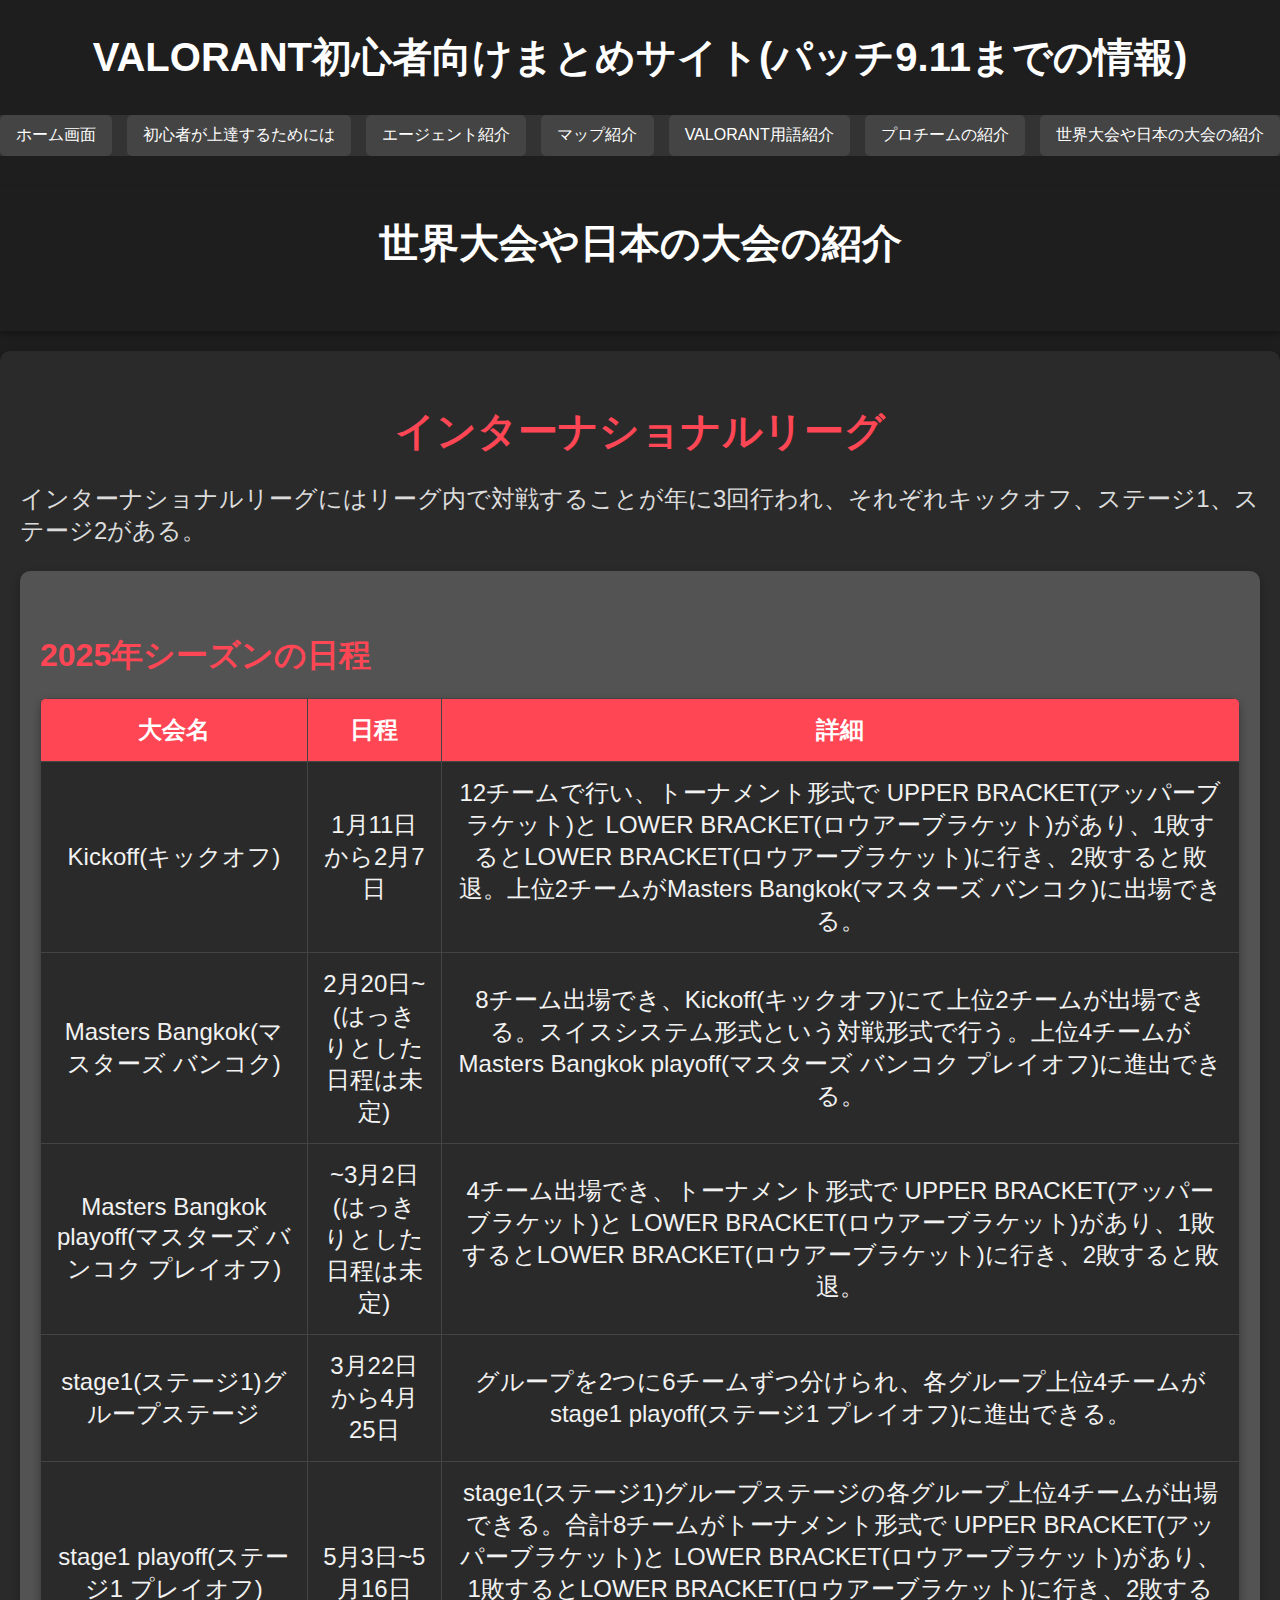
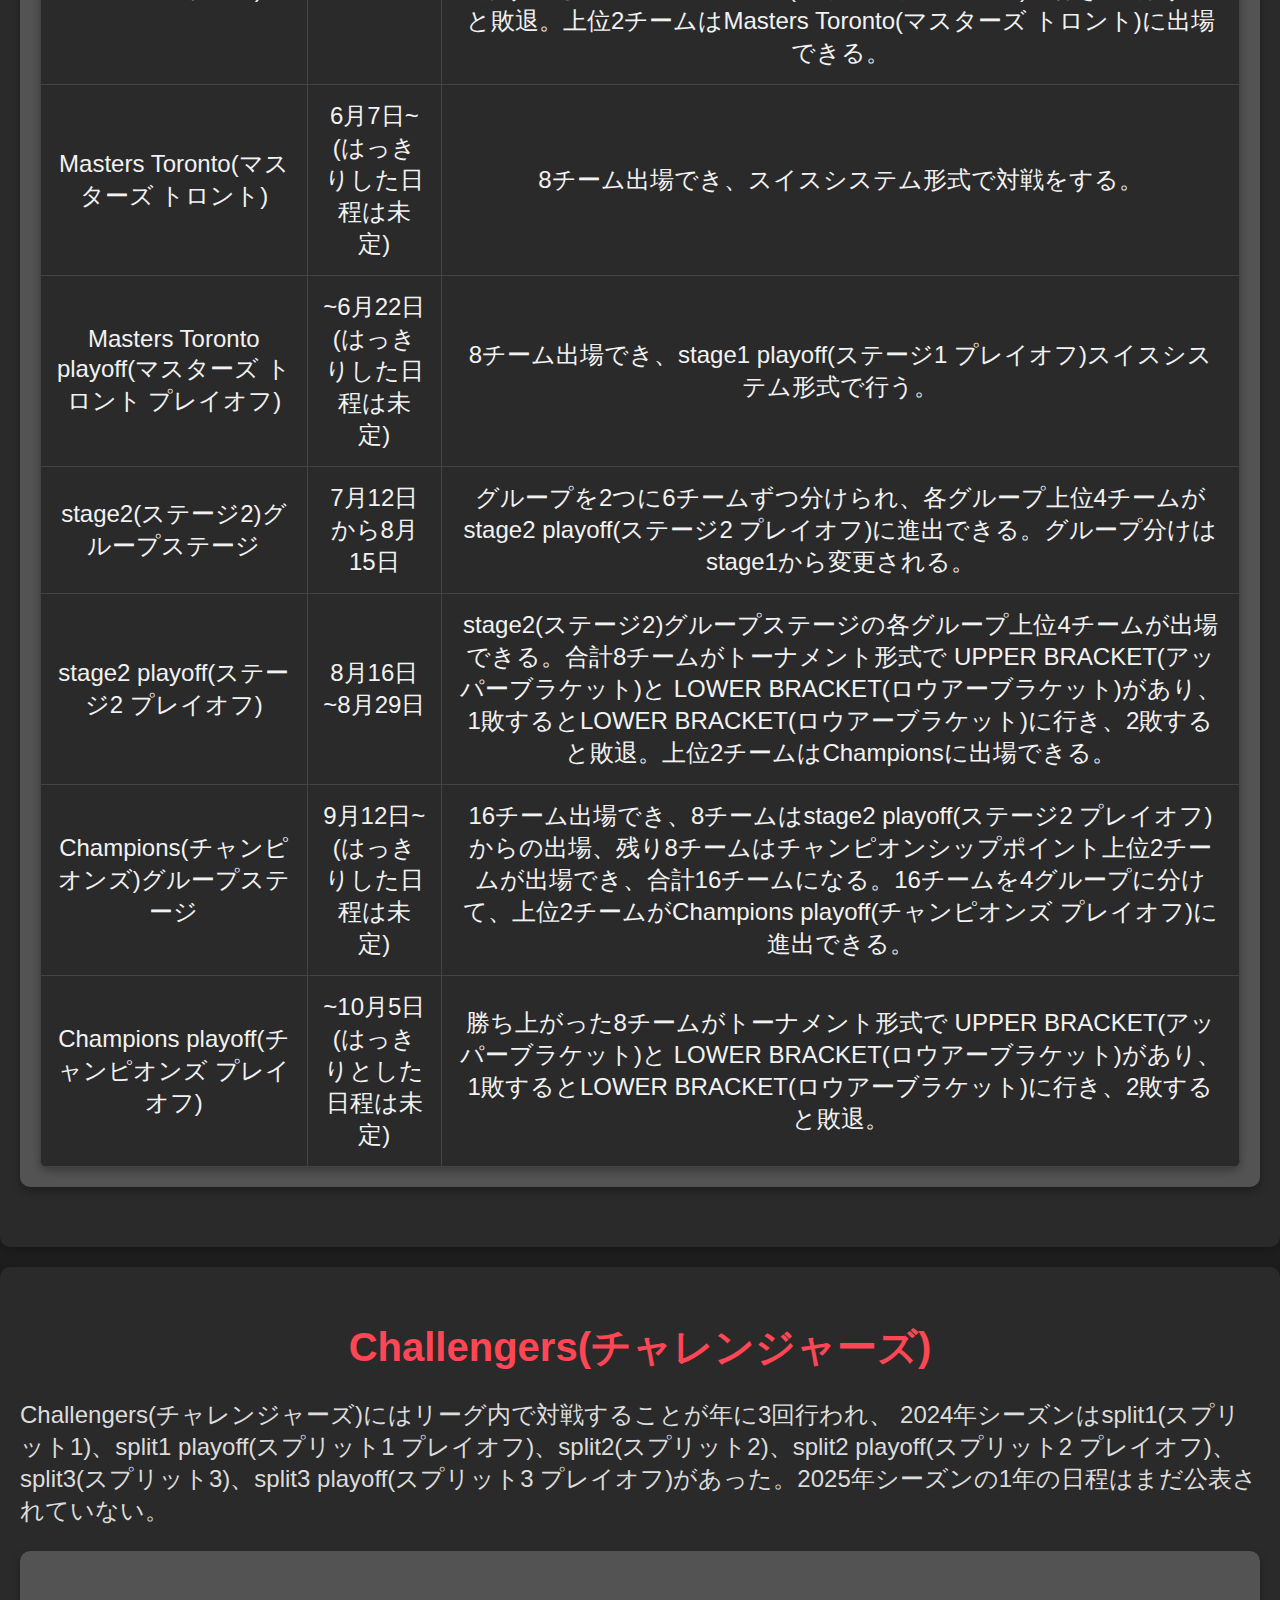
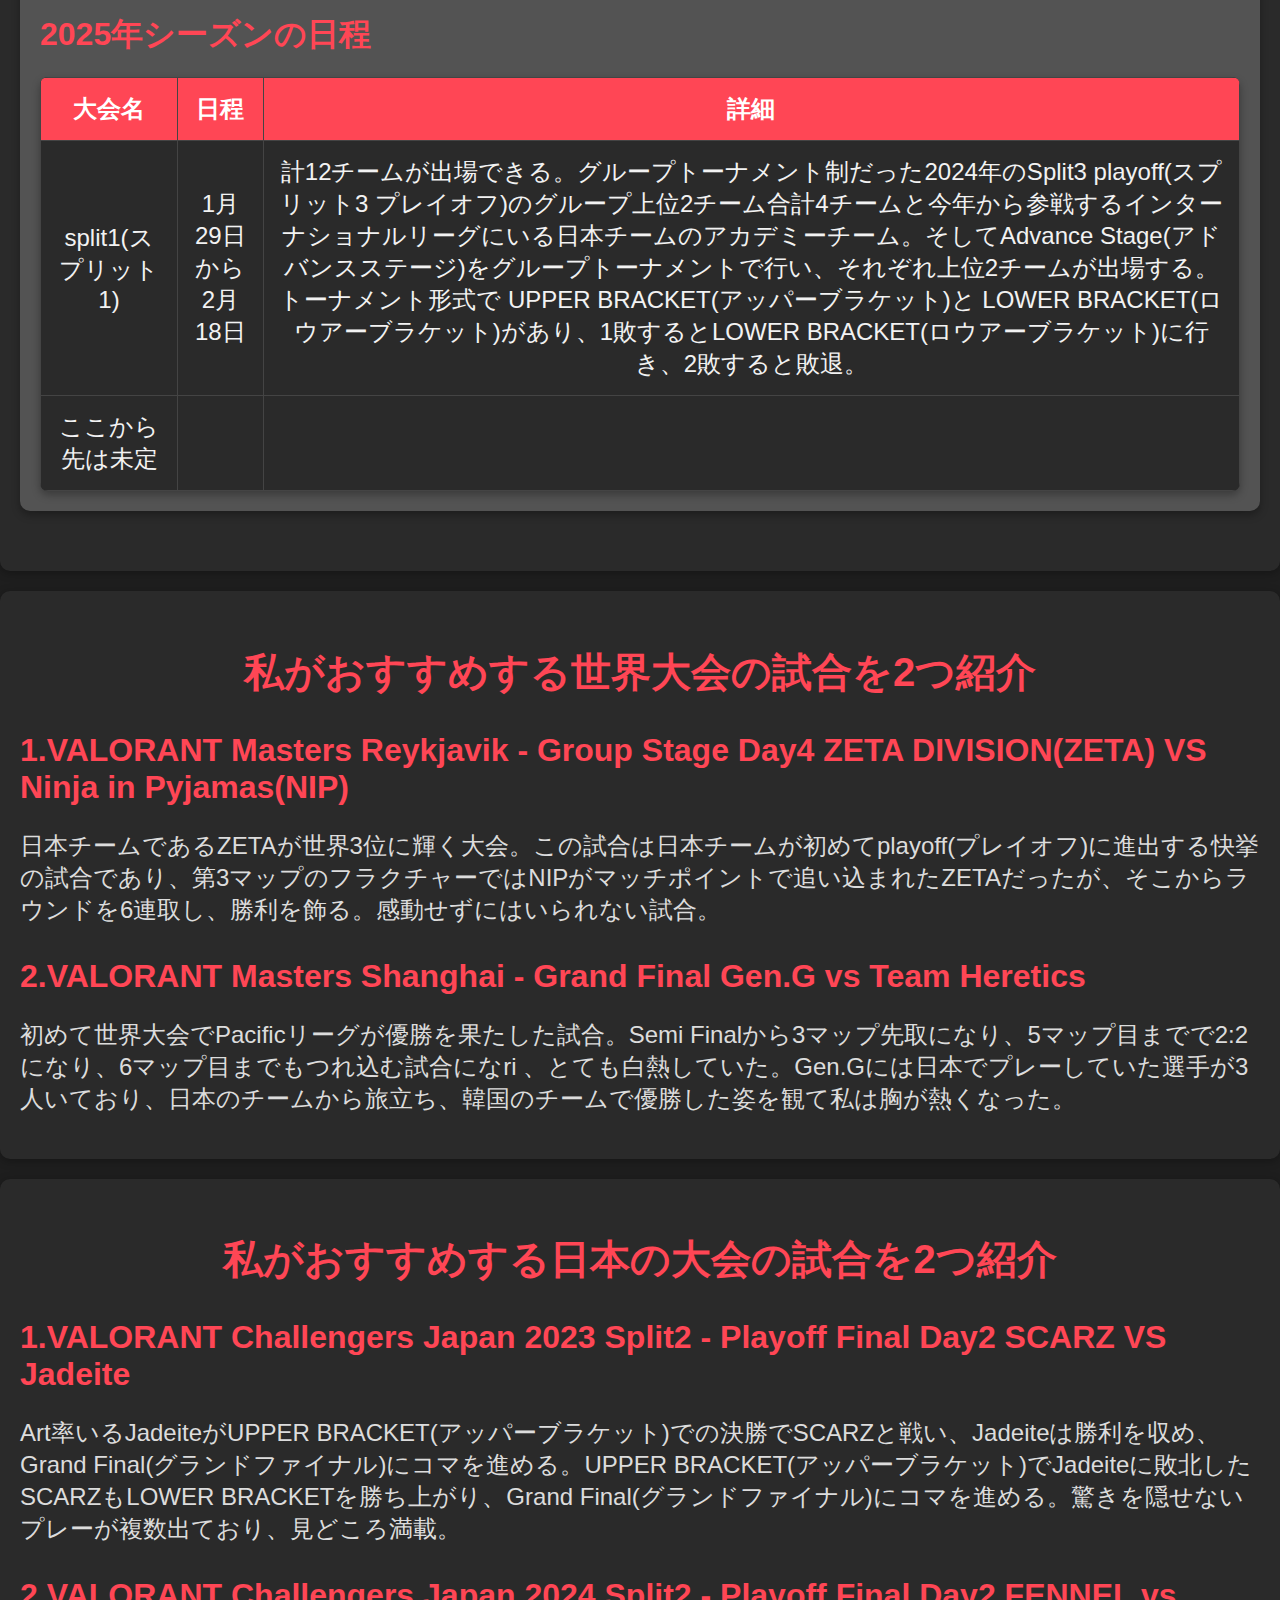
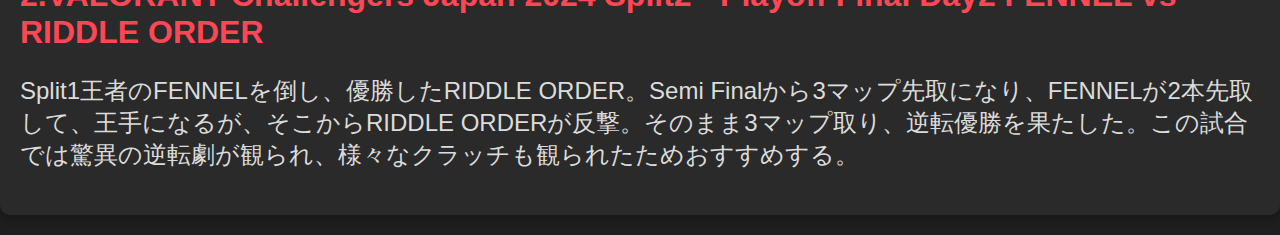
<file: VALORANT/tournament.html>
<!DOCTYPE html>
<html lang="ja">

<head>
    <meta charset="UTF-8">
    <meta name="viewport" content="width=device-width, initial-scale=1.0">
    <title>VALORANT初心者まとめサイト</title>
    <link rel="stylesheet" href="tournament.css">
    <script src="./script.js" defer></script>
</head>

<body>
    <header>
        <h1>VALORANT初心者向けまとめサイト(パッチ9.11までの情報)</h1>
        <nav>
            <ul class="main-menu">
                <li><a href="index.html" class="menu">ホーム画面</a></li>
                <li><a href="beginner.html" class="menu">初心者が上達するためには</a></li>
                <li class="dropdown">
                    <a href="agent.html" class="menu">エージェント紹介</a>
                    <ul class="dropdown-menu">
                        <li><a href="agent.html#duelist" class="submenu">デュエリスト</a></li>
                        <li><a href="agent_initiator.html" class="submenu">イニシエーター</a></li>
                        <li><a href="agent_sentinel.html" class="submenu">センチネル</a></li>
                        <li><a href="agent_controller.html" class="submenu">コントローラー</a></li>
                    </ul>
                </li>
                <li><a href="map.html" class="menu">マップ紹介</a></li>
                <li><a href="VALORANT1.html" class="menu">VALORANT用語紹介</a></li>
                <li><a href="proteam.html" class="menu">プロチームの紹介</a></li>
                <li><a href="tournament.html" class="menu">世界大会や日本の大会の紹介</a></li>
            </ul>
        </nav>
    </header>

    <header>
        <h1>世界大会や日本の大会の紹介</h1>
    </header>

    <main>
        <section class="game-info">
            <h2>インターナショナルリーグ</h2>
            <p>インターナショナルリーグにはリーグ内で対戦することが年に3回行われ、それぞれキックオフ、ステージ1、ステージ2がある。</p>
            <!--リーグ内の対戦で上位2位になったチームはMastersとChampionsという世界大会に出場できる。--><!--Mastersという世界大会があり、4つのリーグからそれぞれ上位4チームしか出場できない。Mastersという世界大会があり、4つのリーグからそれぞれ上位4チームしか出場できない。Championsという世界大会ではstage2で上位2チームだった-->
            <!--インターナショナルリーグ-->
            <div class="league">
                <h2></h2>
                <!--チーム1-->
                <div class="team-overview">
                    <h4>2025年シーズンの日程</h4>
                </div>
                <table>
                    <thead>
                        <tr>
                            <th>大会名</th>
                            <th>日程</th>
                            <th>詳細</th>
                        </tr>
                    </thead>
                    <tbody>
                        <tr>
                            <td>Kickoff(キックオフ)</td>
                            <td>1月11日から2月7日</td>
                            <td>12チームで行い、トーナメント形式で UPPER BRACKET(アッパーブラケット)と
                                LOWER BRACKET(ロウアーブラケット)があり、1敗するとLOWER BRACKET(ロウアーブラケット)に行き、2敗すると敗退。上位2チームがMasters
                                Bangkok(マスターズ バンコク)に出場できる。</td>
                        </tr>
                        <tr>
                            <td>Masters Bangkok(マスターズ バンコク)</td>
                            <td>2月20日~(はっきりとした日程は未定)</td>
                            <td>8チーム出場でき、Kickoff(キックオフ)にて上位2チームが出場できる。スイスシステム形式という対戦形式で行う。上位4チームがMasters Bangkok
                                playoff(マスターズ バンコク プレイオフ)に進出できる。</td>
                        </tr>
                        <tr>
                            <td>Masters Bangkok playoff(マスターズ バンコク プレイオフ)</td>
                            <td>~3月2日(はっきりとした日程は未定)</td>
                            <td>4チーム出場でき、トーナメント形式で UPPER BRACKET(アッパーブラケット)と
                                LOWER BRACKET(ロウアーブラケット)があり、1敗するとLOWER BRACKET(ロウアーブラケット)に行き、2敗すると敗退。</td>
                        <tr>
                            <td>stage1(ステージ1)グループステージ</td>
                            <td>3月22日から4月25日</td>
                            <td>グループを2つに6チームずつ分けられ、各グループ上位4チームがstage1 playoff(ステージ1 プレイオフ)に進出できる。</td>
                        </tr>
                        <tr>
                            <td>stage1 playoff(ステージ1 プレイオフ)</td>
                            <td>5月3日~5月16日</td>
                            <td>stage1(ステージ1)グループステージの各グループ上位4チームが出場できる。合計8チームがトーナメント形式で UPPER BRACKET(アッパーブラケット)と
                                LOWER BRACKET(ロウアーブラケット)があり、1敗するとLOWER BRACKET(ロウアーブラケット)に行き、2敗すると敗退。上位2チームはMasters
                                Toronto(マスターズ トロント)に出場できる。</td>
                        </tr>
                        <tr>
                            <td>Masters Toronto(マスターズ トロント)</td>
                            <td>6月7日~(はっきりした日程は未定)</td>
                            <td>8チーム出場でき、スイスシステム形式で対戦をする。</td>
                        </tr>
                        <tr>
                            <td>Masters Toronto playoff(マスターズ トロント プレイオフ)</td>
                            <td>~6月22日(はっきりした日程は未定)</td>
                            <td>8チーム出場でき、stage1 playoff(ステージ1 プレイオフ)スイスシステム形式で行う。</td>
                        </tr>
                        <tr>
                            <td>stage2(ステージ2)グループステージ</td>
                            <td>7月12日から8月15日</td>
                            <td>グループを2つに6チームずつ分けられ、各グループ上位4チームがstage2 playoff(ステージ2 プレイオフ)に進出できる。グループ分けはstage1から変更される。
                            </td>
                        </tr>
                        <tr>
                            <td>stage2 playoff(ステージ2 プレイオフ)</td>
                            <td>8月16日~8月29日</td>
                            <td>stage2(ステージ2)グループステージの各グループ上位4チームが出場できる。合計8チームがトーナメント形式で UPPER BRACKET(アッパーブラケット)と
                                LOWER BRACKET(ロウアーブラケット)があり、1敗するとLOWER
                                BRACKET(ロウアーブラケット)に行き、2敗すると敗退。上位2チームはChampionsに出場できる。
                            </td>
                        </tr>
                        <tr>
                            <td>Champions(チャンピオンズ)グループステージ</td>
                            <td>9月12日~(はっきりした日程は未定)</td>
                            <td>16チーム出場でき、8チームはstage2 playoff(ステージ2
                                プレイオフ)からの出場、残り8チームは<a
                                    href="VALORANT1.html#point">チャンピオンシップポイント</a>上位2チームが出場でき、合計16チームになる。16チームを4グループに分けて、上位2チームがChampions
                                playoff(チャンピオンズ プレイオフ)に進出できる。</td>
                        </tr>
                        <tr>
                            <td>Champions playoff(チャンピオンズ プレイオフ)</td>
                            <td>~10月5日(はっきりとした日程は未定)</td>
                            <td>勝ち上がった8チームがトーナメント形式で UPPER BRACKET(アッパーブラケット)と
                                LOWER BRACKET(ロウアーブラケット)があり、1敗するとLOWER BRACKET(ロウアーブラケット)に行き、2敗すると敗退。</td>
                        </tr>
                    </tbody>
                </table>
        </section>

        <section class="game-info">
            <h2>Challengers(チャレンジャーズ)</h2>
            <p>Challengers(チャレンジャーズ)にはリーグ内で対戦することが年に3回行われ、
                2024年シーズンはsplit1(スプリット1)、split1 playoff(スプリット1 プレイオフ)、split2(スプリット2)、split2 playoff(スプリット2
                プレイオフ)、split3(スプリット3)、split3 playoff(スプリット3 プレイオフ)があった。2025年シーズンの1年の日程はまだ公表されていない。</p>
            <!--リーグ内の対戦で上位2位になったチームはMastersとChampionsという世界大会に出場できる。--><!--Mastersという世界大会があり、4つのリーグからそれぞれ上位4チームしか出場できない。Mastersという世界大会があり、4つのリーグからそれぞれ上位4チームしか出場できない。Championsという世界大会ではstage2で上位2チームだった-->
            <!--インターナショナルリーグ-->
            <div class="league">
                <h2></h2>
                <!--チーム1-->
                <div class="team-overview">
                    <h4>2025年シーズンの日程</h4>
                </div>
                <table>
                    <thead>
                        <tr>
                            <th>大会名</th>
                            <th>日程</th>
                            <th>詳細</th>
                        </tr>
                    </thead>
                    <tbody>
                        <tr>
                            <td>split1(スプリット1)</td>
                            <td>1月29日から2月18日</td>
                            <td>計12チームが出場できる。グループトーナメント制だった2024年のSplit3 playoff(スプリット3
                                プレイオフ)のグループ上位2チーム合計4チームと今年から参戦するインターナショナルリーグにいる日本チームのアカデミーチーム。そしてAdvance
                                Stage(アドバンスステージ)をグループトーナメントで行い、それぞれ上位2チームが出場する。トーナメント形式で UPPER BRACKET(アッパーブラケット)と
                                LOWER BRACKET(ロウアーブラケット)があり、1敗するとLOWER BRACKET(ロウアーブラケット)に行き、2敗すると敗退。</td>
                        </tr>
                        <tr>
                            <td>ここから先は未定</td>
                            <td></td>
                            <td></td>
                        </tr>
                    </tbody>
                </table>
        </section>

        <section class="game-info">
            <h2>私がおすすめする世界大会の試合を2つ紹介</h2>
            <h3>1.VALORANT Masters Reykjavik - Group Stage Day4 ZETA DIVISION(ZETA) VS Ninja in Pyjamas(NIP)</h3>
            <p>日本チームであるZETAが世界3位に輝く大会。この試合は日本チームが初めてplayoff(プレイオフ)に進出する快挙の試合であり、第3マップのフラクチャーではNIPがマッチポイントで追い込まれたZETAだったが、そこからラウンドを6連取し、勝利を飾る。感動せずにはいられない試合。
            </p>
            <h3>2.VALORANT Masters Shanghai - Grand Final Gen.G vs Team Heretics</h3>
            <p>初めて世界大会でPacificリーグが優勝を果たした試合。Semi Finalから3マップ先取になり、5マップ目までで2:2になり、6マップ目までもつれ込む試合になri
                、とても白熱していた。Gen.Gには日本でプレーしていた選手が3人いており、日本のチームから旅立ち、韓国のチームで優勝した姿を観て私は胸が熱くなった。
            </p>

        </section>

        <section class="game-info">
            <h2>私がおすすめする日本の大会の試合を2つ紹介</h2>
            <h3>1.VALORANT Challengers Japan 2023 Split2 - Playoff Final Day2 SCARZ VS Jadeite</h3>
            <p>Art率いるJadeiteがUPPER BRACKET(アッパーブラケット)での決勝でSCARZと戦い、Jadeiteは勝利を収め、Grand Final(グランドファイナル)にコマを進める。UPPER
                BRACKET(アッパーブラケット)でJadeiteに敗北したSCARZもLOWER BRACKETを勝ち上がり、Grand
                Final(グランドファイナル)にコマを進める。驚きを隠せないプレーが複数出ており、見どころ満載。
            </p>
            <h3>2.VALORANT Challengers Japan 2024 Split2 - Playoff Final Day2 FENNEL vs RIDDLE ORDER</h3>
            <p>Split1王者のFENNELを倒し、優勝したRIDDLE ORDER。Semi Finalから3マップ先取になり、FENNELが2本先取して、王手になるが、そこからRIDDLE
                ORDERが反撃。そのまま3マップ取り、逆転優勝を果たした。この試合では驚異の逆転劇が観られ、様々なクラッチも観られたためおすすめする。
            </p>

        </section>
    </main>
</body>
</file>
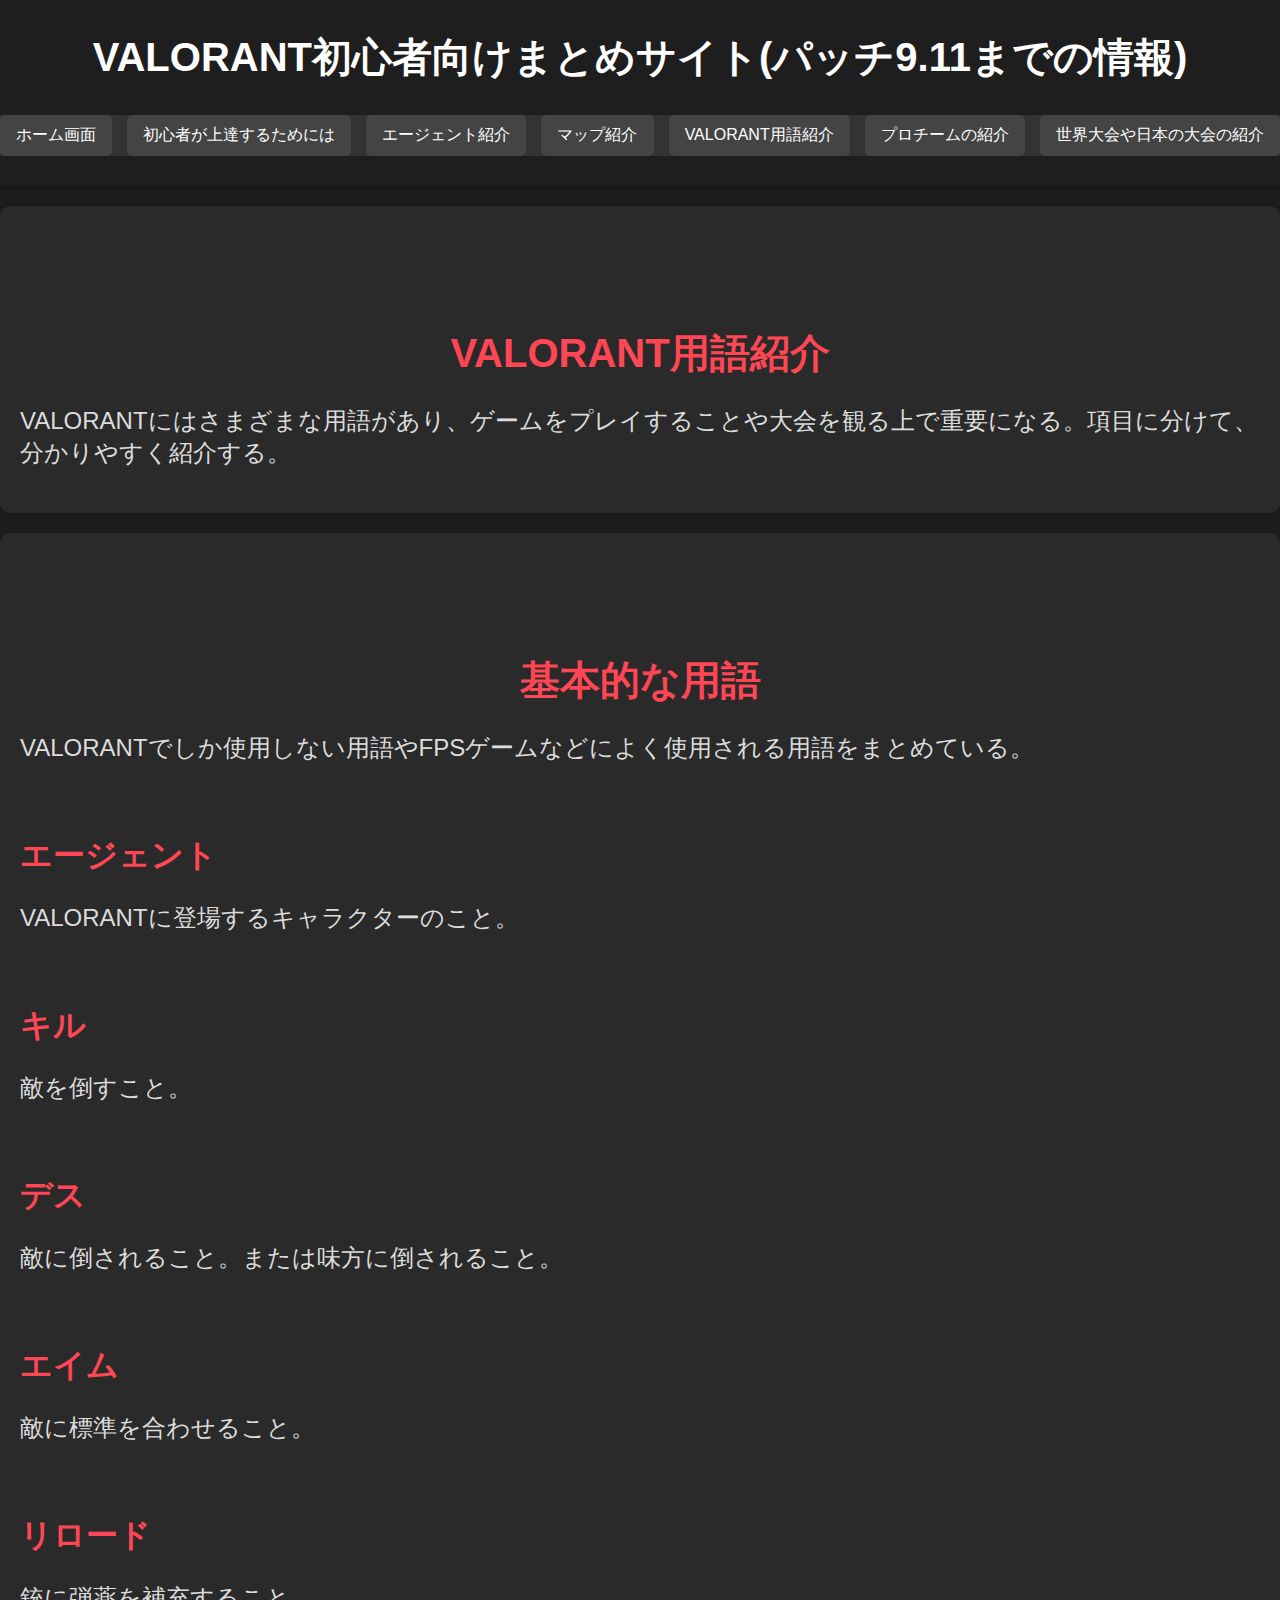
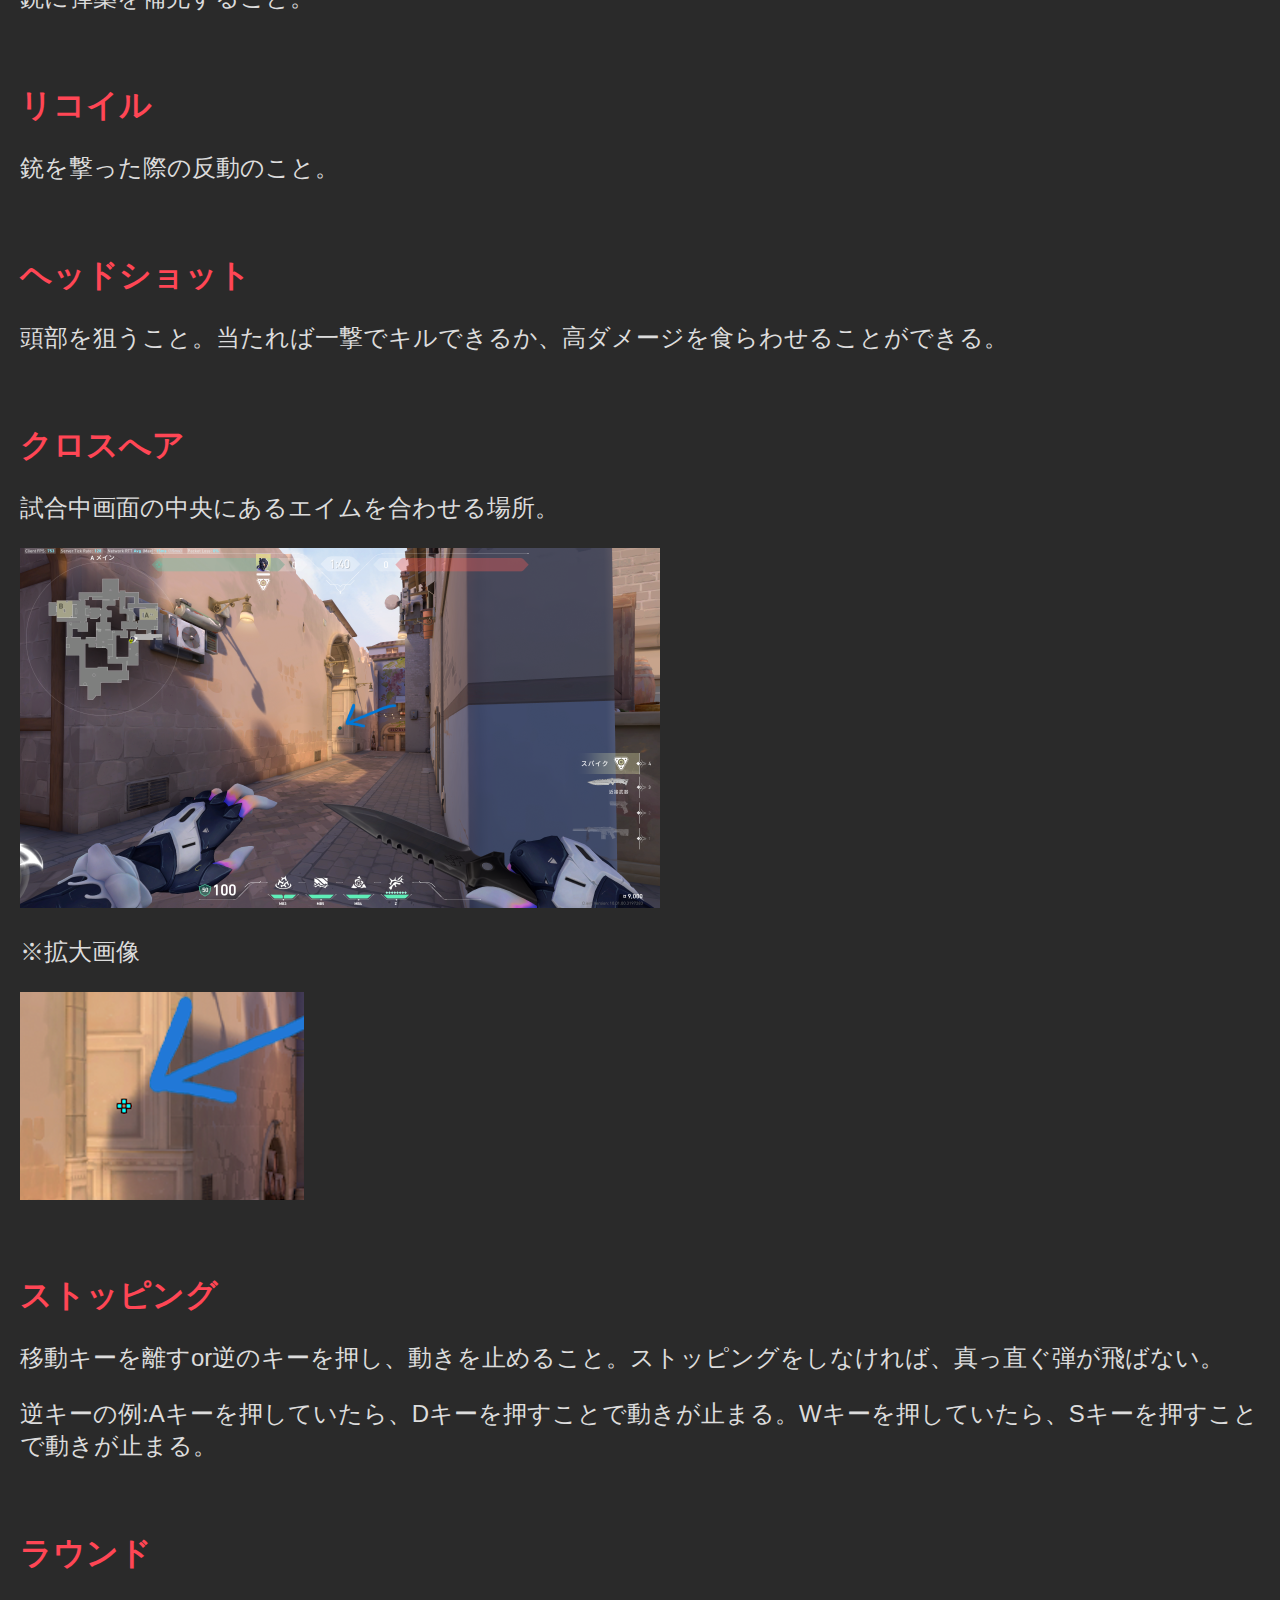
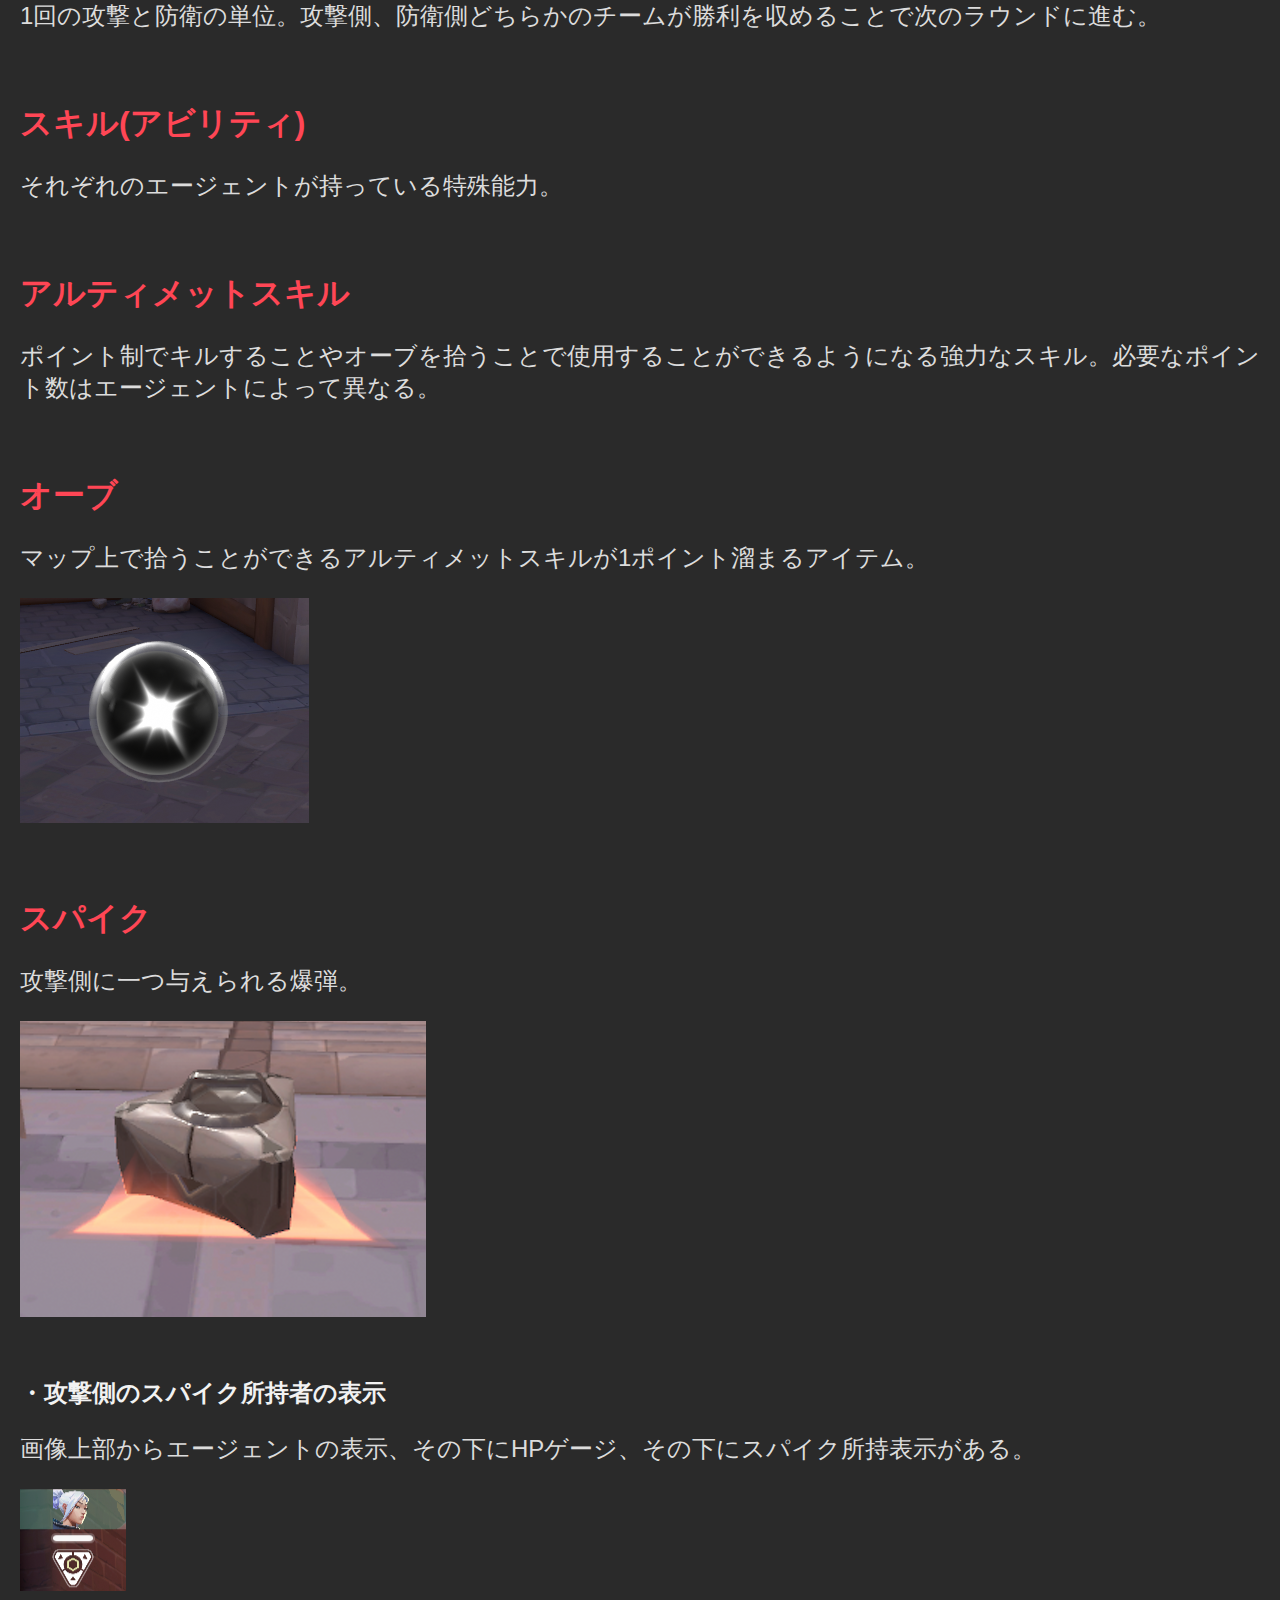
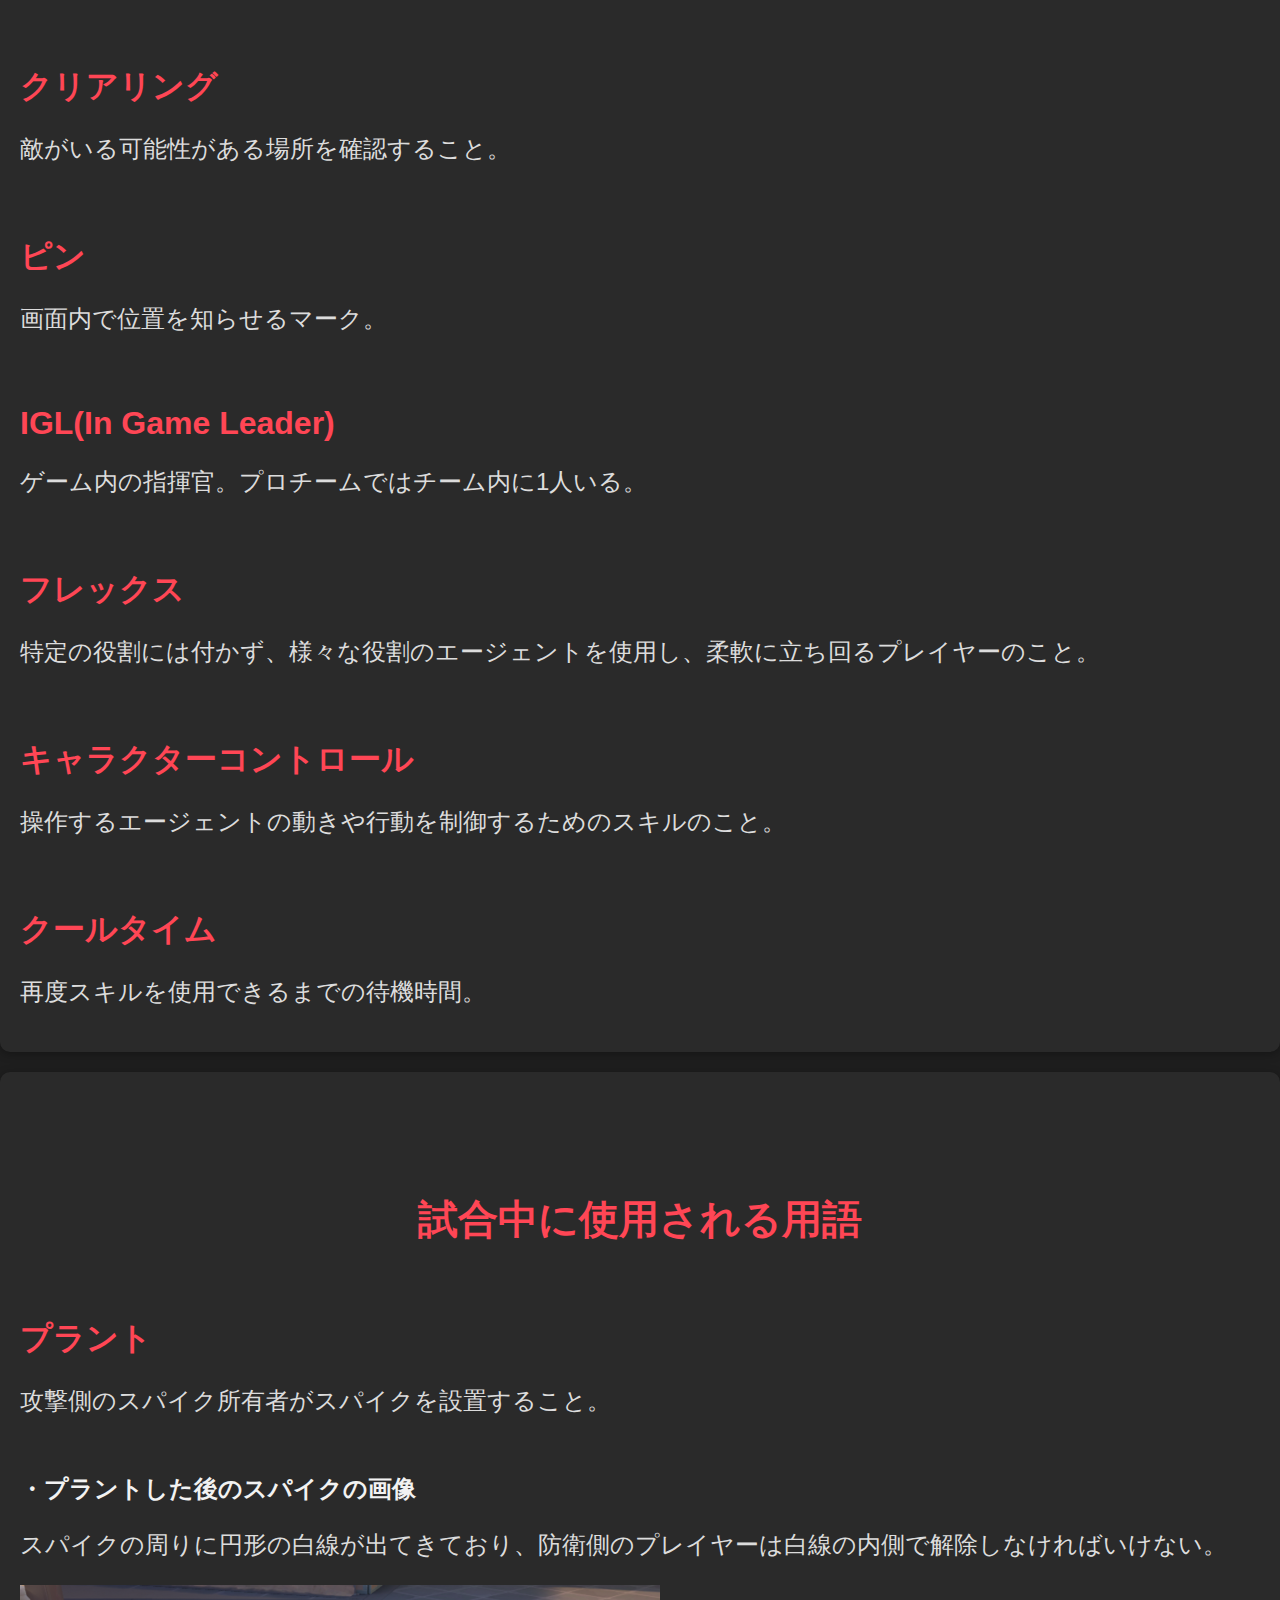
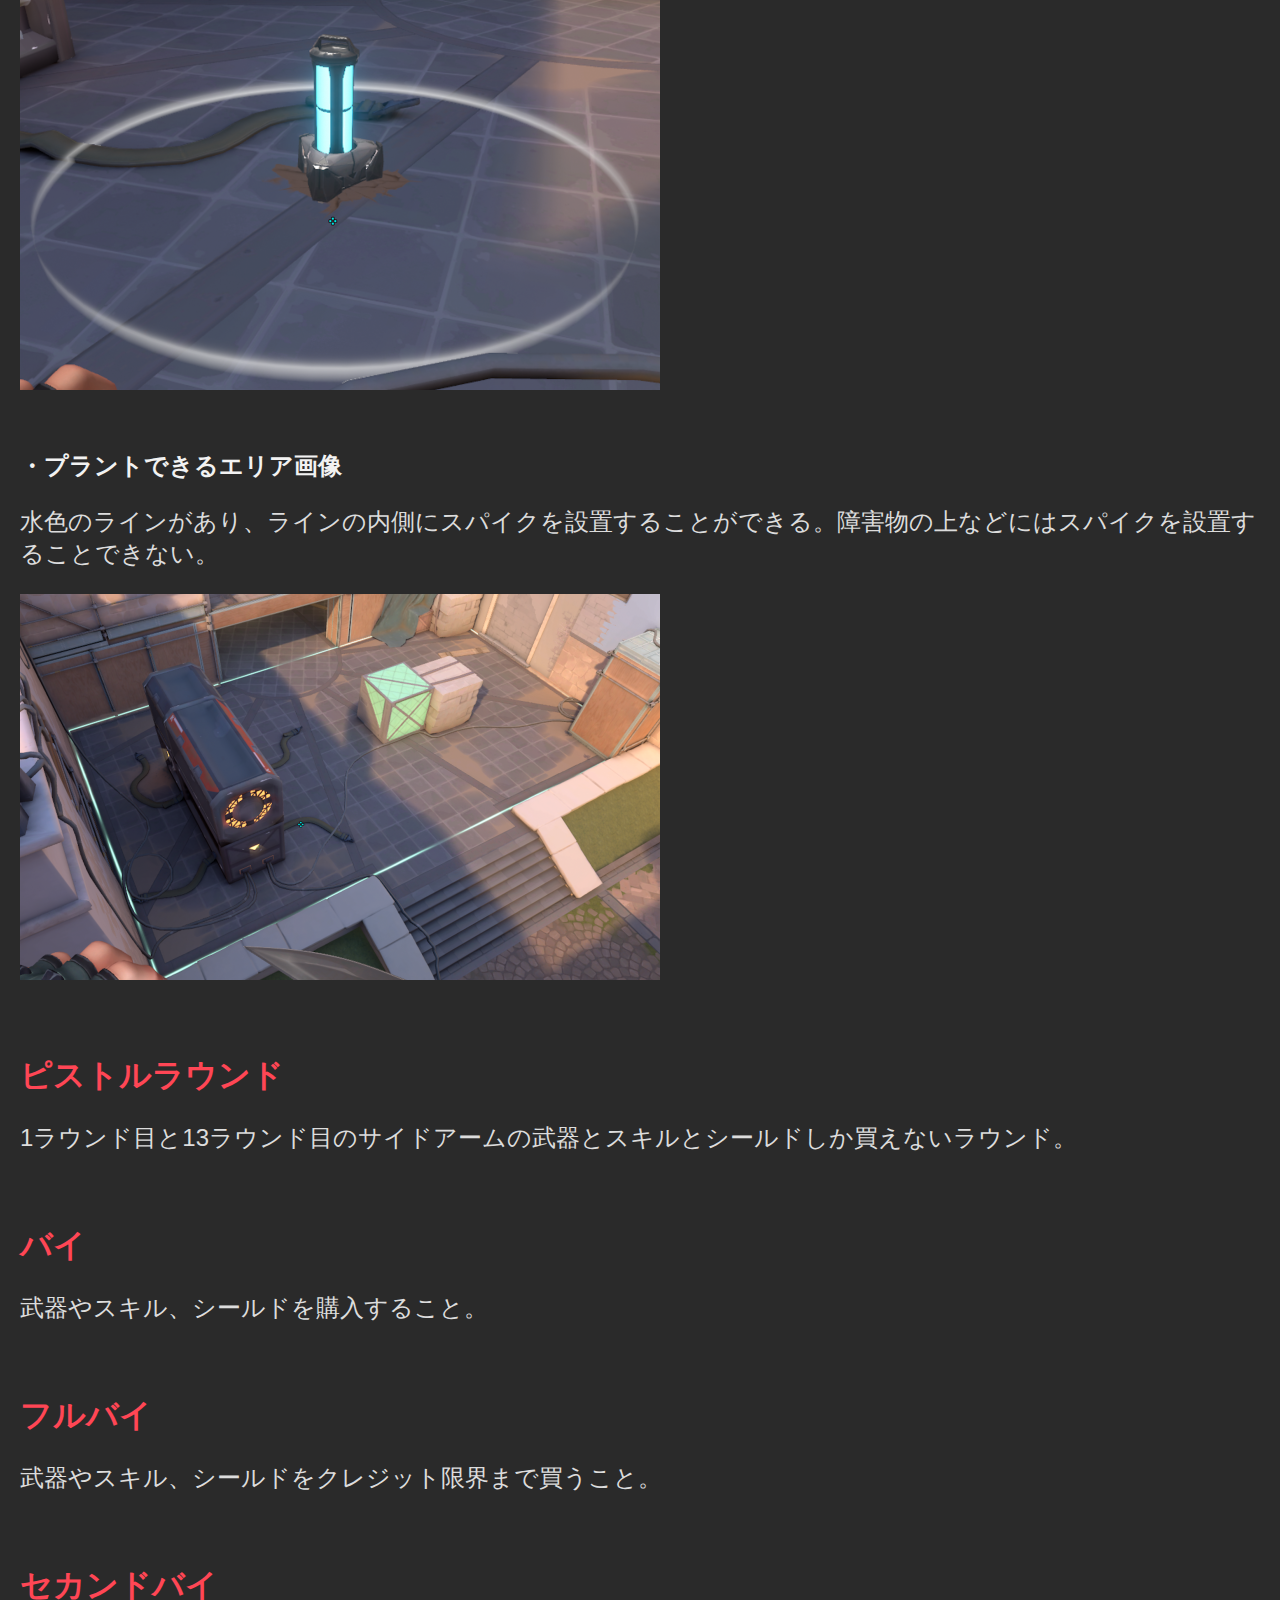
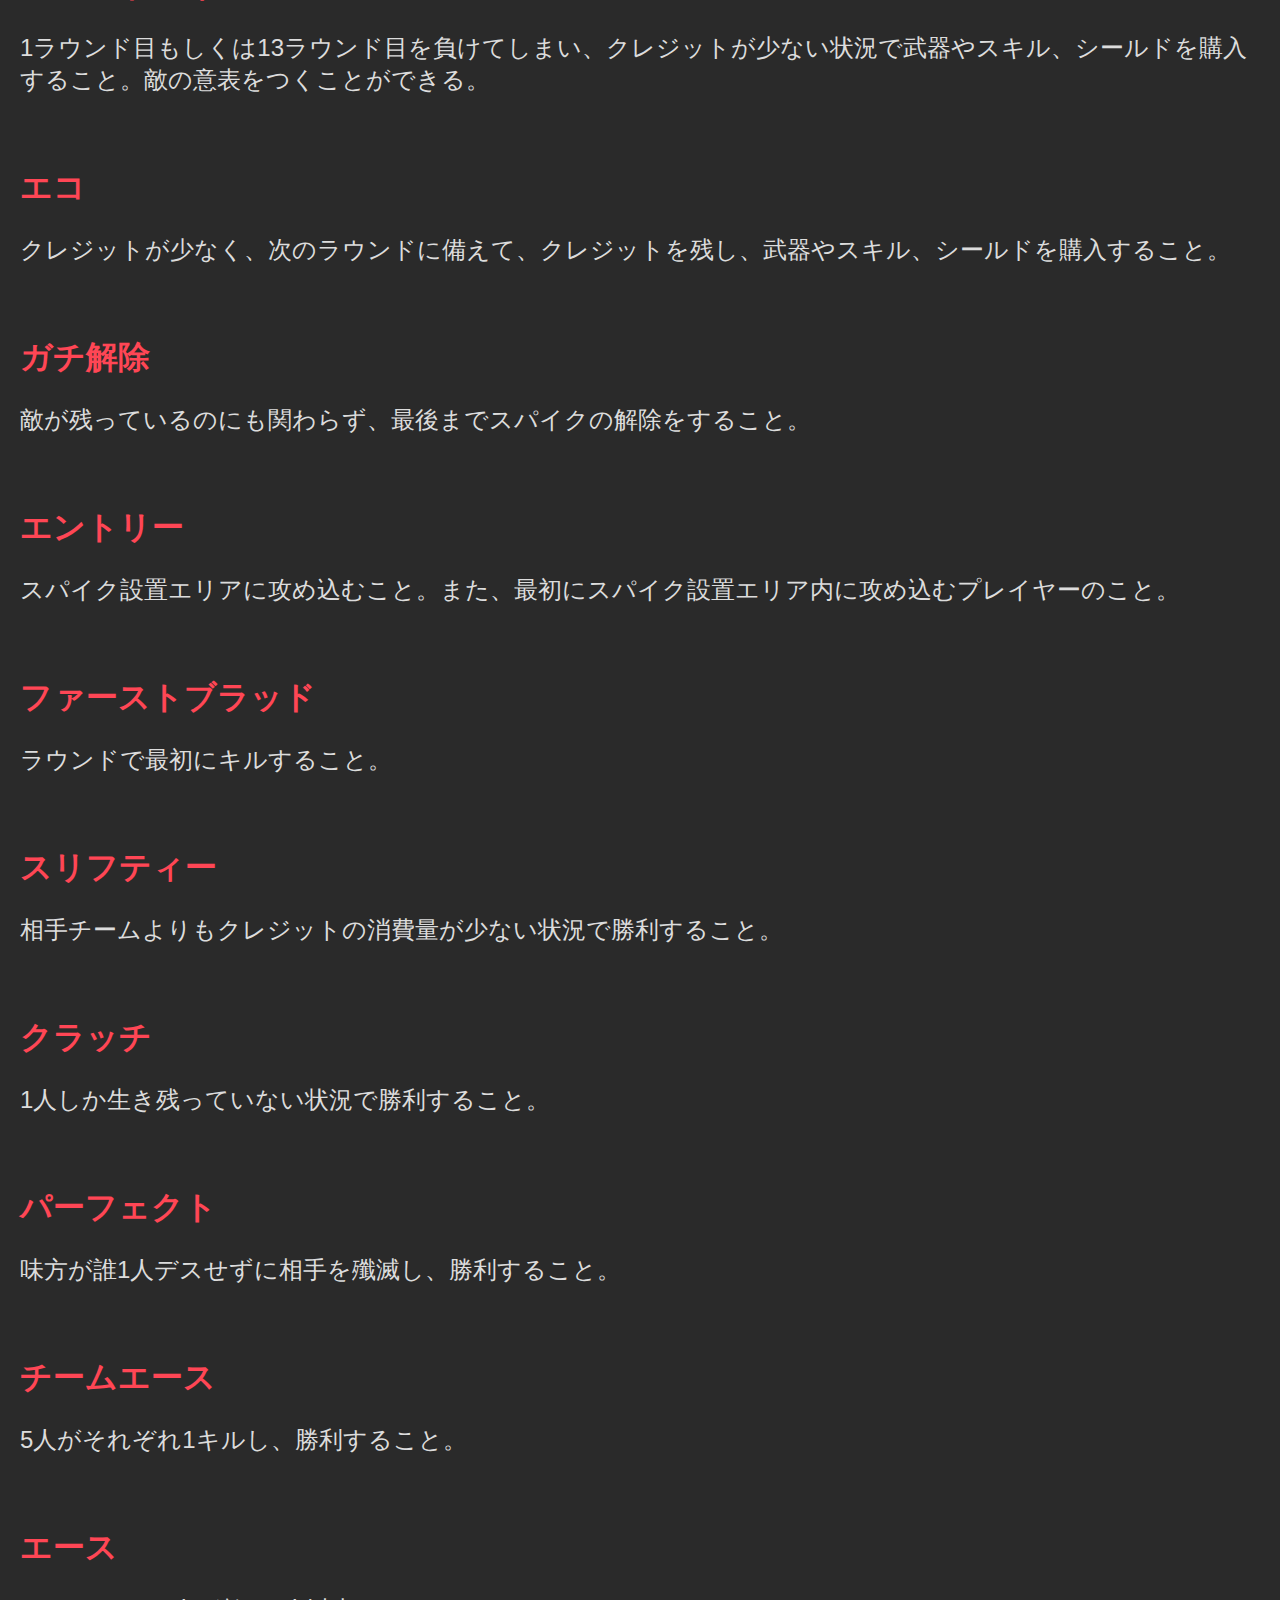
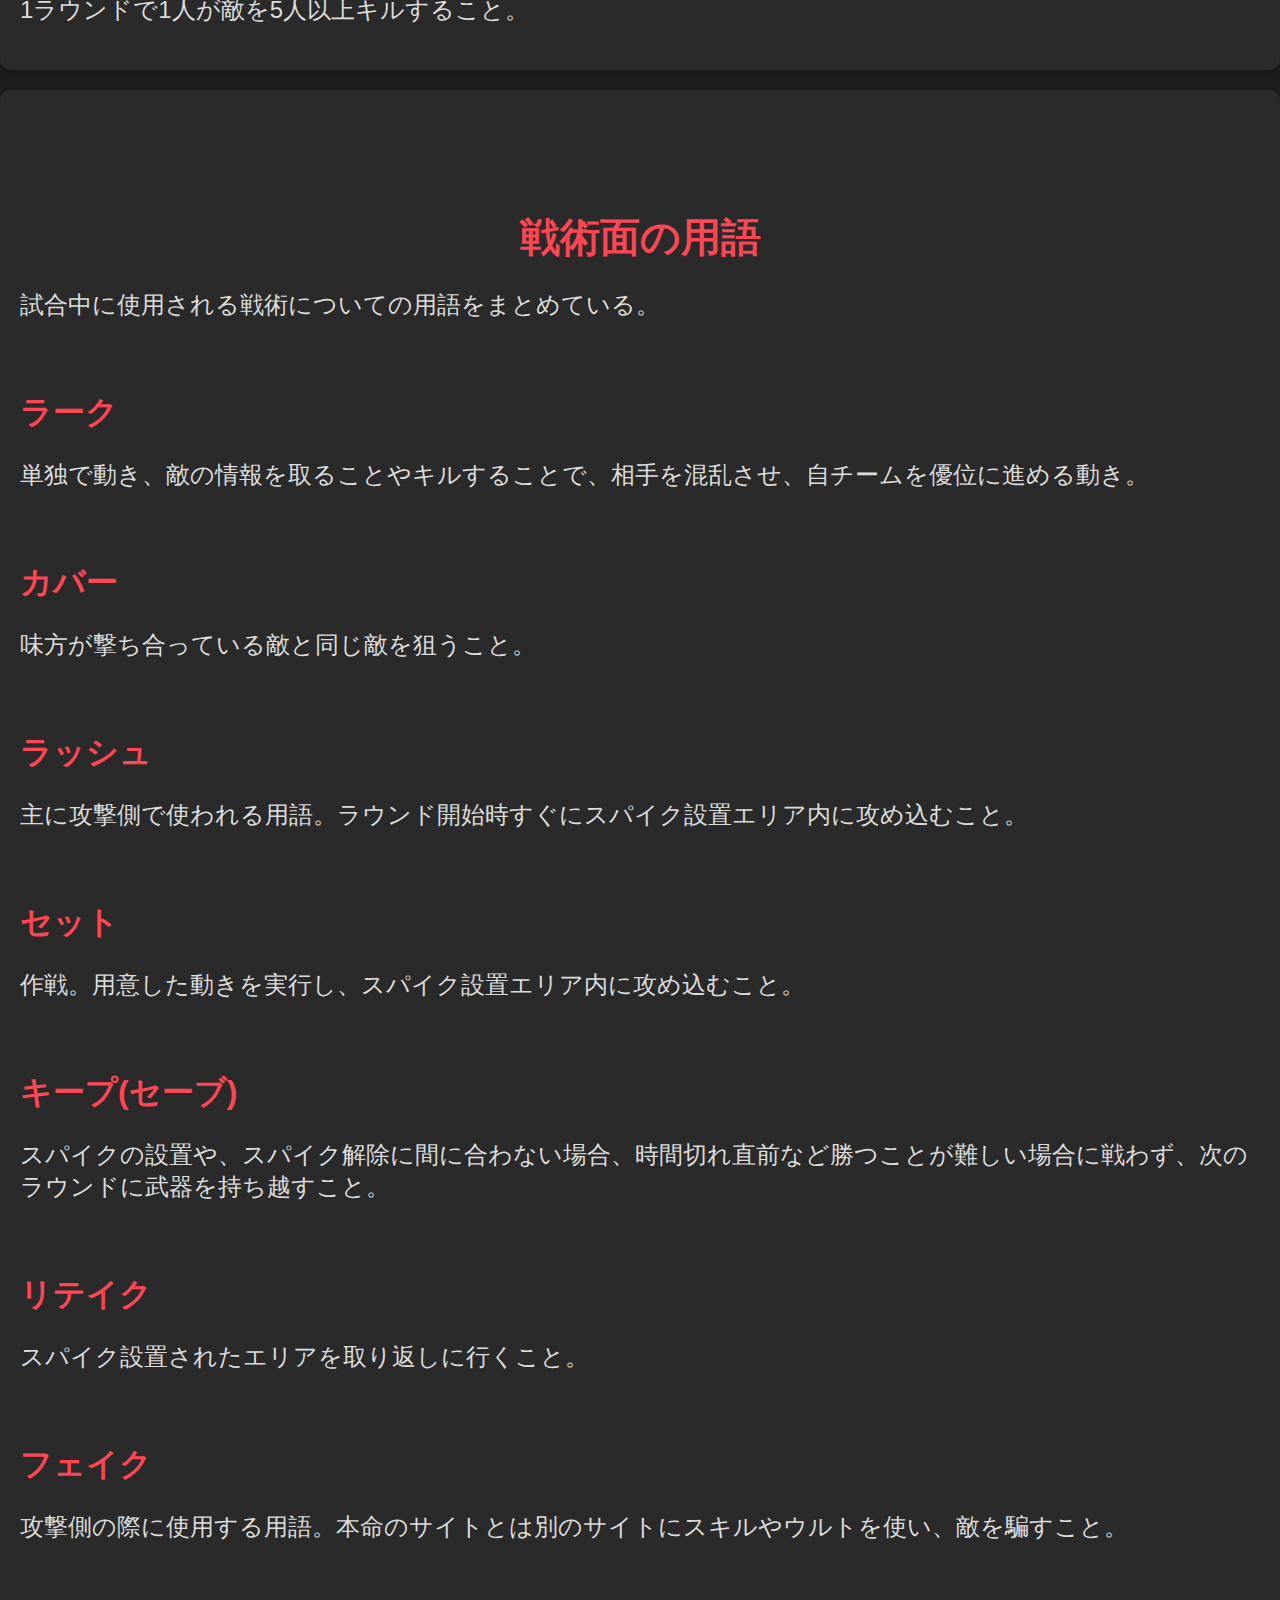
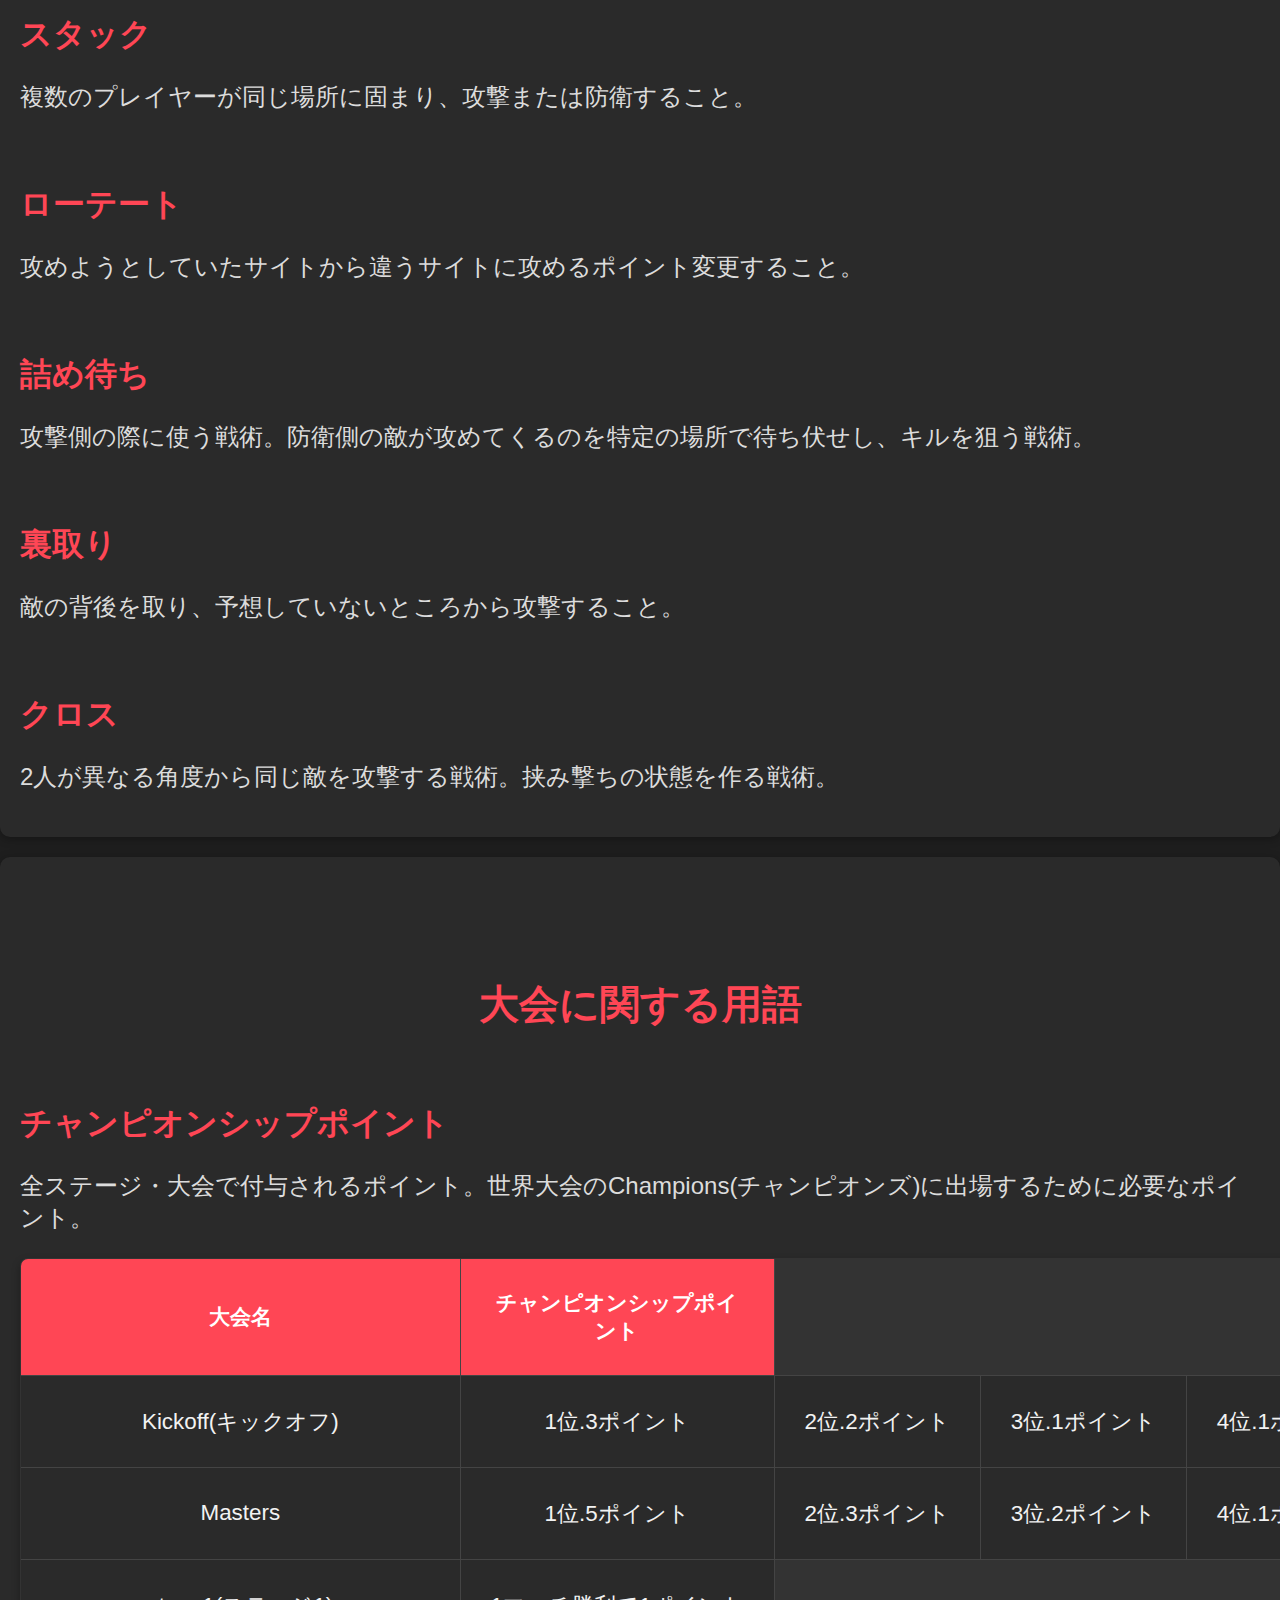
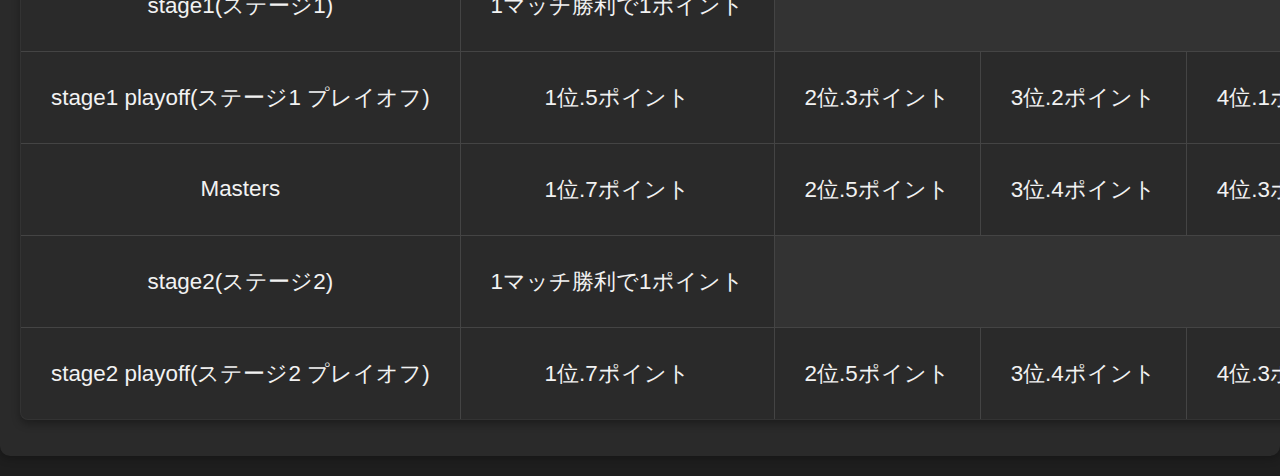
<file: VALORANT/VALORANT1.html>
<!DOCTYPE html>
<html lang="ja">

<head>
    <meta charset="UTF-8">
    <meta name="viewport" content="width=device-width, initial-scale=1.0">
    <title>VALORANT初心者まとめサイト</title>
    <link rel="stylesheet" href="VALORANT1.css">
    <script src="./script.js" defer></script>
</head>

<header>
    <h1>VALORANT初心者向けまとめサイト(パッチ9.11までの情報)</h1>
    <nav>
        <ul class="main-menu">
            <li><a href="index.html" class="menu">ホーム画面</a></li>
            <li><a href="beginner.html" class="menu">初心者が上達するためには</a></li>
            <li class="dropdown">
                <a href="agent.html" class="menu">エージェント紹介</a>
                <ul class="dropdown-menu">
                    <li><a href="agent.html#duelist" class="submenu">デュエリスト</a></li>
                    <li><a href="agent_initiator.html" class="submenu">イニシエーター</a></li>
                    <li><a href="agent_sentinel.html" class="submenu">センチネル</a></li>
                    <li><a href="agent_controller.html" class="submenu">コントローラー</a></li>
                </ul>
            </li>
            <li><a href="map.html" class="menu">マップ紹介</a></li>
            <li><a href="VALORANT1.html" class="menu">VALORANT用語紹介</a></li>
            <li><a href="proteam.html" class="menu">プロチームの紹介</a></li>
            <li><a href="tournament.html" class="menu">世界大会や日本の大会の紹介</a></li>
        </ul>
    </nav>
</header>

<section class="game-info">

    <h2>VALORANT用語紹介</h2>
    <p>VALORANTにはさまざまな用語があり、ゲームをプレイすることや大会を観る上で重要になる。項目に分けて、分かりやすく紹介する。</p>
</section>




<section class="game-info">
    <h2>基本的な用語</h2>
    <p>VALORANTでしか使用しない用語やFPSゲームなどによく使用される用語をまとめている。</p>

    <section id="chara">
        <h3>エージェント</h3>
        <p>VALORANTに登場するキャラクターのこと。</p>
    </section>

    <section id="kill">
        <h3>キル</h3>
        <p>敵を倒すこと。</p>
    </section>

    <section id="death">
        <h3>デス</h3>
        <p>敵に倒されること。または味方に倒されること。</p>
    </section>

    <h3>エイム</h3>
    <p>敵に標準を合わせること。</p>

    <section id="reload">
        <h3>リロード</h3>
        <p>銃に弾薬を補充すること。</p>
    </section>

    <h3>リコイル</h3>
    <p>銃を撃った際の反動のこと。</p>

    <section id="head">
        <h3>ヘッドショット</h3>
        <p>頭部を狙うこと。当たれば一撃でキルできるか、高ダメージを食らわせることができる。</p>
    </section>

    <h3>クロスへア</h3>
    <p>試合中画面の中央にあるエイムを合わせる場所。</p>
    <img src="cross1.png" alt="クロスヘア画像" class="clickable-image" id="shopImage">
    <p>※拡大画像</p>
    <img src="cross3.png" alt="クロスヘア画像" class="clickable-image" id="shopImage">

    <section id="stopping">
        <h3>ストッピング</h3>
        <p>移動キーを離すor逆のキーを押し、動きを止めること。ストッピングをしなければ、真っ直ぐ弾が飛ばない。</p>
        <p>逆キーの例:Aキーを押していたら、Dキーを押すことで動きが止まる。Wキーを押していたら、Sキーを押すことで動きが止まる。</p>
    </section>

    <h3>ラウンド</h3>
    <p>1回の攻撃と防衛の単位。攻撃側、防衛側どちらかのチームが勝利を収めることで次のラウンドに進む。</p>

    <h3>スキル(アビリティ)</h3>
    <p>それぞれのエージェントが持っている特殊能力。</p>

    <section id="ult">
        <h3>アルティメットスキル</h3>
        <p>ポイント制でキルすることやオーブを拾うことで使用することができるようになる強力なスキル。必要なポイント数はエージェントによって異なる。</p>
    </section>

    <h3>オーブ</h3>
    <p>マップ上で拾うことができるアルティメットスキルが1ポイント溜まるアイテム。</p>
    <img src="aube.png" alt="オーブ画像" class="clickable-image" id="shopImage">

    <section id="spike">
        <h3>スパイク</h3>
        <p>攻撃側に一つ与えられる爆弾。</p>
        <img src="spike.png" alt="スパイク画像" class="clickable-image" id="shopImage">
        <h6>・攻撃側のスパイク所持者の表示</h6>
        <p>画像上部からエージェントの表示、その下にHPゲージ、その下にスパイク所持表示がある。</p>
        <img src="havespike.png" alt="スパイク表示画像" class="clickable-image" id="shopImage">
    </section>

    <h3>クリアリング</h3>
    <p>敵がいる可能性がある場所を確認すること。</p>

    <h3>ピン</h3>
    <p>画面内で位置を知らせるマーク。</p>

    <h3>IGL(In Game Leader)</h3>
    <p>ゲーム内の指揮官。プロチームではチーム内に1人いる。</p>


    <section id="frex">
        <h3>フレックス</h3>
        <p>特定の役割には付かず、様々な役割のエージェントを使用し、柔軟に立ち回るプレイヤーのこと。</p>
    </section>

    <section id="charcon">
        <h3>キャラクターコントロール</h3>
        <p>操作するエージェントの動きや行動を制御するためのスキルのこと。</p>
    </section>

    <section id="cool">
        <h3>クールタイム</h3>
        <p>再度スキルを使用できるまでの待機時間。</p>
    </section>
</section>




<section class="game-info">

    <h2>試合中に使用される用語</h2>

    <section id="plant">
        <h3>プラント</h3>
        <p>攻撃側のスパイク所有者がスパイクを設置すること。</p>
        <h6>・プラントした後のスパイクの画像</h6>
        <p>スパイクの周りに円形の白線が出てきており、防衛側のプレイヤーは白線の内側で解除しなければいけない。</p>
        <img src="plant3.png" alt="プラントされたスパイク画像" class="clickable-image" id="shopImage">
        <h6>・プラントできるエリア画像</h6>
        <p>水色のラインがあり、ラインの内側にスパイクを設置することができる。障害物の上などにはスパイクを設置することできない。</p>
        <img src="plantpos2.png" alt="プラントできるエリア画像" class="clickable-image" id="shopImage">
    </section>

    <section id="pistol">
        <h3>ピストルラウンド</h3>
        <p>1ラウンド目と13ラウンド目のサイドアームの武器とスキルとシールドしか買えないラウンド。</p>
    </section>

    <h3>バイ</h3>
    <p>武器やスキル、シールドを購入すること。</p>

    <h3>フルバイ</h3>
    <p>武器やスキル、シールドをクレジット限界まで買うこと。</p>

    <h3>セカンドバイ</h3>
    <p>1ラウンド目もしくは13ラウンド目を負けてしまい、クレジットが少ない状況で武器やスキル、シールドを購入すること。敵の意表をつくことができる。</p>

    <h3>エコ</h3>
    <p>クレジットが少なく、次のラウンドに備えて、クレジットを残し、武器やスキル、シールドを購入すること。</p>

    <h3>ガチ解除</h3>
    <p>敵が残っているのにも関わらず、最後までスパイクの解除をすること。</p>

    <h3>エントリー</h3>
    <p>スパイク設置エリアに攻め込むこと。また、最初にスパイク設置エリア内に攻め込むプレイヤーのこと。</p>

    <h3>ファーストブラッド</h3>
    <p>ラウンドで最初にキルすること。</p>

    <h3>スリフティー</h3>
    <p>相手チームよりもクレジットの消費量が少ない状況で勝利すること。</p>

    <h3>クラッチ</h3>
    <p>1人しか生き残っていない状況で勝利すること。</p>

    <h3>パーフェクト</h3>
    <p>味方が誰1人デスせずに相手を殲滅し、勝利すること。</p>

    <h3>チームエース</h3>
    <p>5人がそれぞれ1キルし、勝利すること。</p>

    <h3>エース</h3>
    <p>1ラウンドで1人が敵を5人以上キルすること。</p>
</section>





<section class="game-info">
    <h2>戦術面の用語</h2>
    <p>試合中に使用される戦術についての用語をまとめている。</p>

    <h3>ラーク</h3>
    <p>単独で動き、敵の情報を取ることやキルすることで、相手を混乱させ、自チームを優位に進める動き。</p>

    <h3>カバー</h3>
    <p>味方が撃ち合っている敵と同じ敵を狙うこと。</p>

    <h3>ラッシュ</h3>
    <p>主に攻撃側で使われる用語。ラウンド開始時すぐにスパイク設置エリア内に攻め込むこと。</p>

    <h3>セット</h3>
    <p>作戦。用意した動きを実行し、スパイク設置エリア内に攻め込むこと。</p>

    <h3>キープ(セーブ)</h3>
    <p>スパイクの設置や、スパイク解除に間に合わない場合、時間切れ直前など勝つことが難しい場合に戦わず、次のラウンドに武器を持ち越すこと。</p>

    <h3>リテイク</h3>
    <p>スパイク設置されたエリアを取り返しに行くこと。</p>

    <h3>フェイク</h3>
    <p>攻撃側の際に使用する用語。本命のサイトとは別のサイトにスキルやウルトを使い、敵を騙すこと。</p>

    <h3>スタック</h3>
    <p>複数のプレイヤーが同じ場所に固まり、攻撃または防衛すること。</p>

    <h3>ローテート</h3>
    <p>攻めようとしていたサイトから違うサイトに攻めるポイント変更すること。</p>

    <h3>詰め待ち</h3>
    <p>攻撃側の際に使う戦術。防衛側の敵が攻めてくるのを特定の場所で待ち伏せし、キルを狙う戦術。</p>

    <h3>裏取り</h3>
    <p>敵の背後を取り、予想していないところから攻撃すること。</p>

    <h3>クロス</h3>
    <p>2人が異なる角度から同じ敵を攻撃する戦術。挟み撃ちの状態を作る戦術。</p>
</section>


<section class="game-info">
    <section id="point">
        <h2>大会に関する用語</h2>
        <h3>チャンピオンシップポイント</h3>
        <p>全ステージ・大会で付与されるポイント。世界大会のChampions(チャンピオンズ)に出場するために必要なポイント。</p>
        <ul>
            <table border="1">
                <tr>
                    <th>大会名</th>
                    <th>チャンピオンシップポイント</th>
                </tr>
                <tr>
                    <td>Kickoff(キックオフ)</td>
                    <td>1位.3ポイント</td>
                    <td>2位.2ポイント</td>
                    <td>3位.1ポイント</td>
                    <td>4位.1ポイント</td>
                </tr>
                <tr>
                    <td>Masters</td>
                    <td>1位.5ポイント</td>
                    <td>2位.3ポイント</td>
                    <td>3位.2ポイント</td>
                    <td>4位.1ポイント</td>
                </tr>
                <tr>
                    <td>stage1(ステージ1)</td>
                    <td>1マッチ勝利で1ポイント</td>
                </tr>
                <tr>
                    <td>stage1 playoff(ステージ1 プレイオフ)</td>
                    <td>1位.5ポイント</td>
                    <td>2位.3ポイント</td>
                    <td>3位.2ポイント</td>
                    <td>4位.1ポイント</td>
                </tr>
                <tr>
                    <td>Masters</td>
                    <td>1位.7ポイント</td>
                    <td>2位.5ポイント</td>
                    <td>3位.4ポイント</td>
                    <td>4位.3ポイント</td>
                    <td>5位.2ポイント</td>
                    <td>6位.2ポイント</td>
                </tr>
                <tr>
                    <td>stage2(ステージ2)</td>
                    <td>1マッチ勝利で1ポイント</td>
                </tr>
                <tr>
                    <td>stage2 playoff(ステージ2 プレイオフ)</td>
                    <td>1位.7ポイント</td>
                    <td>2位.5ポイント</td>
                    <td>3位.4ポイント</td>
                    <td>4位.3ポイント</td>
                </tr>
            </table>
    </section>
    </ul>
</section>
</file>
<file: VALORANT/agent.css>
/* 全体のレイアウト */
body {
    font-family: Arial, sans-serif;
    margin: 0;
    padding: 0;
    background-color: #0f1923;
    /* VALORANTの暗い背景 */
    color: #ffffff;
    /* 明るいテキスト */
}

/* ヘッダー */
header {
    background-color: #1e1e1e;
    padding: 30px 0;
    box-shadow: 0 4px 6px rgba(0, 0, 0, 0.3);
    text-align: center;
    width: 100%;
    /* 横幅を常に100%に */
}

header h1 {
    margin: 0;
    margin-bottom: 30px;
    font-size: 2.5rem;
    color: #ffffff;
    text-align: center;
}

/* ナビゲーション */
nav {
    margin: 0;
    padding: 0;
    background-color: #333333;
    width: 100%;
    /* 横幅を常に100%に */
    box-sizing: border-box;
    /* パディングやマージンを含めた計算を有効に */
}

.main-menu {
    list-style: none;
    padding: 0;
    margin: 0;
    display: flex;
    flex-direction: row;
    gap: 15px;
    justify-content: space-evenly;
    /* 均等配置 */
    align-items: center;
    width: 100%;
}

.main-menu>li {
    position: relative;
    flex-grow: 1;
    /* 項目を均等に伸ばす */
    text-align: center;
}

.main-menu a {
    text-decoration: none;
    color: #ffffff;
    padding: 10px 0;
    background-color: #444444;
    display: block;
    border-radius: 5px;
    transition: background-color 0.3s ease;
    white-space: nowrap;
    width: 100%;
    /* リンクを項目の横幅全体に広げる */
}

.main-menu a:hover {
    background-color: #ff4655;
}

/* ドロップダウンメニュー */
.dropdown-menu {
    display: none;
    position: absolute;
    top: 100%;
    left: 0;
    background-color: #444444;
    list-style: none;
    padding: 10px 0;
    margin: 0;
    box-shadow: 0 4px 6px rgba(0, 0, 0, 0.3);
    z-index: 1000;
    width: max-content;
    /* メニュー幅をコンテンツに合わせる */
}

.dropdown-menu li {
    padding: 0;
}

.dropdown-menu a {
    display: block;
    padding: 10px 20px;
    color: #ffffff;
    text-decoration: none;
    transition: background-color 0.3s ease;
}

.dropdown-menu a:hover {
    background-color: #ff4655;
}

/* ドロップダウンの表示切替 */
.dropdown:hover .dropdown-menu {
    display: block;
}

/* 全体のコンテナ */
.agents-container {
    display: grid;
    /*grid-template-columns: repeat(auto-fit, minmax(300px, 1fr));*/
    grid-template-columns: repeat(2, 1fr);
    /* 2列に変更 */
    gap: 20px;
    margin: 20px;
}

/* エージェントカード */
.agent-card {
    background-color: #1f2326;
    /* 暗い灰色でカード背景 */
    border: 1px solid #2c2f33;
    /* カードの境界線 */
    border-radius: 10px;
    padding: 15px;
    box-shadow: 0 4px 6px rgba(0, 0, 0, 0.3);
    /*transition: transform 0.3s, box-shadow 0.3s;*/
}

.agent-card a {
    color: #f2f2f2;
    text-decoration: none;
}

.agent-card a:hover {
    text-decoration: underline;
    color: #ff4655;
}




.agent-card h3 {
    font-size: 2.5em;
}

.agent-card h4 {
    font-size: 1.3em;
    color: #ff4655;
}

.agent-card p {
    font-size: 1.5em;
}

/*.agent-card:hover {
    transform: scale(1.05);
    /* ホバー時に拡大 */
/*box-shadow: 0 8px 12px rgba(0, 0, 0, 0.5);*/
/*}*/

.beginner-rating h4 {
    font-size: 1.5em;
}

/* エージェントの画像 */
.agent-image {
    width: 50%;
    /* 幅を最大化 */
    border-radius: 10px;
    margin-bottom: 10px;
    /*border: 2px solid #ff4655;*/
    /* 赤い枠線 */
}

/* スキルセクション */
.skills-section {
    margin-top: 15px;
}

.skills-section h4 {
    font-size: 1.5em;
}

.skills-section a {
    color: #f2f2f2;
    text-decoration: none;
}

.skills-section a:hover {
    text-decoration: underline;
    color: #ff4655;
}

.skills-grid {
    display: flex;
    flex-direction: column;
    gap: 10px;
}

/* スキルのカード */
.skill {
    display: flex;
    align-items: flex-start;
    gap: 10px;
    background-color: #2c2f33;
    padding: 10px;
    border-radius: 8px;
    border: 1px solid #444;
}

.skill-icon {
    width: 50px;
    height: 50px;
    flex-shrink: 0;
    border-radius: 5px;
    border: 2px solid #ff4655;
    /* 赤い枠線 */
}

.skill-text h5 {
    margin: 0;
    font-size: 1.5em;
    font-weight: bold;
    color: #ff4655;
    /* 赤い文字 */
}

.skill-text h6 {
    margin: 0;
    font-size: 1.2em;
    font-weight: bold;
    color: #dcdcdc;
    margin-top: 15px;
    margin-bottom: 15px;
}

.skill-text p {
    margin: 0;
    font-size: 1.3em;
    line-height: 1.4;
    color: #dcdcdc;
    /* 薄い灰色 */
}

/* 星アイコンのデザイン */
.rating-stars {
    font-size: 24px;
    color: #ff4655;
    /* 塗られた星の色 */
    display: flex;
    justify-content: center;
    gap: 5px;
    /* 星の間隔 */
}

.star {
    color: #444;
    /* 空の星の色 */
    position: relative;
    display: inline-block;
    width: 1em;
    height: 1em;
    line-height: 1em;
    overflow: hidden;
    font-family: Arial, sans-serif;
}

/* 塗りつぶされた星 */
.star.filled {
    color: #ff4655;
}

/* 半分塗られた星 */
.star.half-filled::before {
    content: '★';
    color: #ff4655;
    position: absolute;
    width: 50%;
    overflow: hidden;
    top: 0;
    left: 0;
}
</file>
<file: VALORANT/agent_controller.css>
/* 全体のレイアウト */
body {
    font-family: Arial, sans-serif;
    margin: 0;
    padding: 0;
    background-color: #0f1923;
    /* VALORANTの暗い背景 */
    color: #ffffff;
    /* 明るいテキスト */
}

/* ヘッダー */
header {
    background-color: #1e1e1e;
    padding: 30px 0;
    box-shadow: 0 4px 6px rgba(0, 0, 0, 0.3);
    text-align: center;
    width: 100%;
    /* 横幅を常に100%に */
}

header h1 {
    margin: 0;
    margin-bottom: 30px;
    font-size: 2.5rem;
    color: #ffffff;
    text-align: center;
}

/* ナビゲーション */
nav {
    margin: 0;
    padding: 0;
    background-color: #333333;
    width: 100%;
    /* 横幅を常に100%に */
    box-sizing: border-box;
    /* パディングやマージンを含めた計算を有効に */
}

.main-menu {
    list-style: none;
    padding: 0;
    margin: 0;
    display: flex;
    flex-direction: row;
    gap: 15px;
    justify-content: space-evenly;
    /* 均等配置 */
    align-items: center;
    width: 100%;
}

.main-menu>li {
    position: relative;
    flex-grow: 1;
    /* 項目を均等に伸ばす */
    text-align: center;
}

.main-menu a {
    text-decoration: none;
    color: #ffffff;
    padding: 10px 0;
    background-color: #444444;
    display: block;
    border-radius: 5px;
    transition: background-color 0.3s ease;
    white-space: nowrap;
    width: 100%;
    /* リンクを項目の横幅全体に広げる */
}

.main-menu a:hover {
    background-color: #ff4655;
}

/* ドロップダウンメニュー */
.dropdown-menu {
    display: none;
    position: absolute;
    top: 100%;
    left: 0;
    background-color: #444444;
    list-style: none;
    padding: 10px 0;
    margin: 0;
    box-shadow: 0 4px 6px rgba(0, 0, 0, 0.3);
    z-index: 1000;
    width: max-content;
    /* メニュー幅をコンテンツに合わせる */
}

.dropdown-menu li {
    padding: 0;
}

.dropdown-menu a {
    display: block;
    padding: 10px 20px;
    color: #ffffff;
    text-decoration: none;
    transition: background-color 0.3s ease;
}

.dropdown-menu a:hover {
    background-color: #ff4655;
}

/* ドロップダウンの表示切替 */
.dropdown:hover .dropdown-menu {
    display: block;
}

/* 全体のコンテナ */
.agents-container {
    display: grid;
    /*grid-template-columns: repeat(auto-fit, minmax(300px, 1fr));*/
    grid-template-columns: repeat(2, 1fr);
    gap: 20px;
    margin: 20px;
}

/* エージェントカード */
.agent-card {
    background-color: #1f2326;
    /* 暗い灰色でカード背景 */
    border: 1px solid #2c2f33;
    /* カードの境界線 */
    border-radius: 10px;
    padding: 15px;
    box-shadow: 0 4px 6px rgba(0, 0, 0, 0.3);
    /*transition: transform 0.3s, box-shadow 0.3s;*/
}

.agent-card a {
    color: #f2f2f2;
    text-decoration: none;
}

.agent-card a:hover {
    text-decoration: underline;
    color: #ff4655;
}




.agent-card h3 {
    font-size: 2.5em;
}

.agent-card h4 {
    font-size: 1.3em;
    color: #ff4655;
}

.agent-card p {
    font-size: 1.5em;
}

/*.agent-card:hover {
    transform: scale(1.05);
    /* ホバー時に拡大 */
/*box-shadow: 0 8px 12px rgba(0, 0, 0, 0.5);*/
/*}*/

.beginner-rating h4 {
    font-size: 1.5em;
}

/* エージェントの画像 */
.agent-image {
    width: 50%;
    /* 幅を最大化 */
    border-radius: 10px;
    margin-bottom: 10px;
    /*border: 2px solid #ff4655;*/
    /* 赤い枠線 */
}

/* スキルセクション */
.skills-section {
    margin-top: 15px;
}

.skills-section h4 {
    font-size: 1.5em;
}

.skills-section a {
    color: #f2f2f2;
    text-decoration: none;
}

.skills-section a:hover {
    text-decoration: underline;
    color: #ff4655;
}

.skills-grid {
    display: flex;
    flex-direction: column;
    gap: 10px;
}

/* スキルのカード */
.skill {
    display: flex;
    align-items: flex-start;
    gap: 10px;
    background-color: #2c2f33;
    padding: 10px;
    border-radius: 8px;
    border: 1px solid #444;
}

.skill-icon {
    width: 50px;
    height: 50px;
    flex-shrink: 0;
    border-radius: 5px;
    border: 2px solid #ff4655;
    /* 赤い枠線 */
}

.skill-text h5 {
    margin: 0;
    font-size: 1.5em;
    font-weight: bold;
    color: #ff4655;
    /* 赤い文字 */
}

.skill-text h6 {
    margin: 0;
    font-size: 1.2em;
    font-weight: bold;
    color: #dcdcdc;
    margin-top: 15px;
    margin-bottom: 15px;
}

.skill-text p {
    margin: 0;
    font-size: 1.3em;
    line-height: 1.4;
    color: #dcdcdc;
    /* 薄い灰色 */
}

/* 星アイコンのデザイン */
.rating-stars {
    font-size: 24px;
    color: #ff4655;
    /* 塗られた星の色 */
    display: flex;
    justify-content: center;
    gap: 5px;
    /* 星の間隔 */
}

.star {
    color: #444;
    /* 空の星の色 */
    position: relative;
    display: inline-block;
    width: 1em;
    height: 1em;
    line-height: 1em;
    overflow: hidden;
    font-family: Arial, sans-serif;
}

/* 塗りつぶされた星 */
.star.filled {
    color: #ff4655;
}

/* 半分塗られた星 */
.star.half-filled::before {
    content: '★';
    color: #ff4655;
    position: absolute;
    width: 50%;
    overflow: hidden;
    top: 0;
    left: 0;
}
</file>
<file: VALORANT/agent_initiator.css>
/* 全体のレイアウト */
body {
    font-family: Arial, sans-serif;
    margin: 0;
    padding: 0;
    background-color: #0f1923;
    /* VALORANTの暗い背景 */
    color: #ffffff;
    /* 明るいテキスト */
}

/* ヘッダー */
header {
    background-color: #1e1e1e;
    padding: 30px 0;
    box-shadow: 0 4px 6px rgba(0, 0, 0, 0.3);
    text-align: center;
    width: 100%;
    /* 横幅を常に100%に */
}

header h1 {
    margin: 0;
    margin-bottom: 30px;
    font-size: 2.5rem;
    color: #ffffff;
    text-align: center;
}

/* ナビゲーション */
nav {
    margin: 0;
    padding: 0;
    background-color: #333333;
    width: 100%;
    /* 横幅を常に100%に */
    box-sizing: border-box;
    /* パディングやマージンを含めた計算を有効に */
}

.main-menu {
    list-style: none;
    padding: 0;
    margin: 0;
    display: flex;
    flex-direction: row;
    gap: 15px;
    justify-content: space-evenly;
    /* 均等配置 */
    align-items: center;
    width: 100%;
}

.main-menu>li {
    position: relative;
    flex-grow: 1;
    /* 項目を均等に伸ばす */
    text-align: center;
}

.main-menu a {
    text-decoration: none;
    color: #ffffff;
    padding: 10px 0;
    background-color: #444444;
    display: block;
    border-radius: 5px;
    transition: background-color 0.3s ease;
    white-space: nowrap;
    width: 100%;
    /* リンクを項目の横幅全体に広げる */
}

.main-menu a:hover {
    background-color: #ff4655;
}

/* ドロップダウンメニュー */
.dropdown-menu {
    display: none;
    position: absolute;
    top: 100%;
    left: 0;
    background-color: #444444;
    list-style: none;
    padding: 10px 0;
    margin: 0;
    box-shadow: 0 4px 6px rgba(0, 0, 0, 0.3);
    z-index: 1000;
    width: max-content;
    /* メニュー幅をコンテンツに合わせる */
}

.dropdown-menu li {
    padding: 0;
}

.dropdown-menu a {
    display: block;
    padding: 10px 20px;
    color: #ffffff;
    text-decoration: none;
    transition: background-color 0.3s ease;
}

.dropdown-menu a:hover {
    background-color: #ff4655;
}

/* ドロップダウンの表示切替 */
.dropdown:hover .dropdown-menu {
    display: block;
}

/* 全体のコンテナ */
.agents-container {
    display: grid;
    /*grid-template-columns: repeat(auto-fit, minmax(300px, 1fr));*/
    grid-template-columns: repeat(2, 1fr);
    gap: 20px;
    margin: 20px;
}

/* エージェントカード */
.agent-card {
    background-color: #1f2326;
    /* 暗い灰色でカード背景 */
    border: 1px solid #2c2f33;
    /* カードの境界線 */
    border-radius: 10px;
    padding: 15px;
    box-shadow: 0 4px 6px rgba(0, 0, 0, 0.3);
    /*transition: transform 0.3s, box-shadow 0.3s;*/
}

.agent-card a {
    color: #f2f2f2;
    text-decoration: none;
}

.agent-card a:hover {
    text-decoration: underline;
    color: #ff4655;
}




.agent-card h3 {
    font-size: 2.5em;
}

.agent-card h4 {
    font-size: 1.3em;
    color: #ff4655;
}

.agent-card p {
    font-size: 1.5em;
}

/*.agent-card:hover {
    transform: scale(1.05);
    /* ホバー時に拡大 */
/*box-shadow: 0 8px 12px rgba(0, 0, 0, 0.5);*/
/*}*/

.beginner-rating h4 {
    font-size: 1.5em;
}

/* エージェントの画像 */
.agent-image {
    width: 50%;
    /* 幅を最大化 */
    border-radius: 10px;
    margin-bottom: 10px;
    /*border: 2px solid #ff4655;*/
    /* 赤い枠線 */
}

/* スキルセクション */
.skills-section {
    margin-top: 15px;
}

.skills-section h4 {
    font-size: 1.5em;
}

.skills-section a {
    color: #f2f2f2;
    text-decoration: none;
}

.skills-section a:hover {
    text-decoration: underline;
    color: #ff4655;
}

.skills-grid {
    display: flex;
    flex-direction: column;
    gap: 10px;
}

/* スキルのカード */
.skill {
    display: flex;
    align-items: flex-start;
    gap: 10px;
    background-color: #2c2f33;
    padding: 10px;
    border-radius: 8px;
    border: 1px solid #444;
}

.skill-icon {
    width: 50px;
    height: 50px;
    flex-shrink: 0;
    border-radius: 5px;
    border: 2px solid #ff4655;
    /* 赤い枠線 */
}

.skill-text h5 {
    margin: 0;
    font-size: 1.5em;
    font-weight: bold;
    color: #ff4655;
    /* 赤い文字 */
}

.skill-text h6 {
    margin: 0;
    font-size: 1.2em;
    font-weight: bold;
    color: #dcdcdc;
    margin-top: 15px;
    margin-bottom: 15px;
}

.skill-text p {
    margin: 0;
    font-size: 1.3em;
    line-height: 1.4;
    color: #dcdcdc;
    /* 薄い灰色 */
}

/* 星アイコンのデザイン */
.rating-stars {
    font-size: 24px;
    color: #ff4655;
    /* 塗られた星の色 */
    display: flex;
    justify-content: center;
    gap: 5px;
    /* 星の間隔 */
}

.star {
    color: #444;
    /* 空の星の色 */
    position: relative;
    display: inline-block;
    width: 1em;
    height: 1em;
    line-height: 1em;
    overflow: hidden;
    font-family: Arial, sans-serif;
}

/* 塗りつぶされた星 */
.star.filled {
    color: #ff4655;
}

/* 半分塗られた星 */
.star.half-filled::before {
    content: '★';
    color: #ff4655;
    position: absolute;
    width: 50%;
    overflow: hidden;
    top: 0;
    left: 0;
}
</file>
<file: VALORANT/agent_sentinel.css>
/* 全体のレイアウト */
body {
    font-family: Arial, sans-serif;
    margin: 0;
    padding: 0;
    background-color: #0f1923;
    /* VALORANTの暗い背景 */
    color: #ffffff;
    /* 明るいテキスト */
}

/* ヘッダー */
header {
    background-color: #1e1e1e;
    padding: 30px 0;
    box-shadow: 0 4px 6px rgba(0, 0, 0, 0.3);
    text-align: center;
    width: 100%;
    /* 横幅を常に100%に */
}

header h1 {
    margin: 0;
    margin-bottom: 30px;
    font-size: 2.5rem;
    color: #ffffff;
    text-align: center;
}

/* ナビゲーション */
nav {
    margin: 0;
    padding: 0;
    background-color: #333333;
    width: 100%;
    /* 横幅を常に100%に */
    box-sizing: border-box;
    /* パディングやマージンを含めた計算を有効に */
}

.main-menu {
    list-style: none;
    padding: 0;
    margin: 0;
    display: flex;
    flex-direction: row;
    gap: 15px;
    justify-content: space-evenly;
    /* 均等配置 */
    align-items: center;
    width: 100%;
}

.main-menu>li {
    position: relative;
    flex-grow: 1;
    /* 項目を均等に伸ばす */
    text-align: center;
}

.main-menu a {
    text-decoration: none;
    color: #ffffff;
    padding: 10px 0;
    background-color: #444444;
    display: block;
    border-radius: 5px;
    transition: background-color 0.3s ease;
    white-space: nowrap;
    width: 100%;
    /* リンクを項目の横幅全体に広げる */
}

.main-menu a:hover {
    background-color: #ff4655;
}

/* ドロップダウンメニュー */
.dropdown-menu {
    display: none;
    position: absolute;
    top: 100%;
    left: 0;
    background-color: #444444;
    list-style: none;
    padding: 10px 0;
    margin: 0;
    box-shadow: 0 4px 6px rgba(0, 0, 0, 0.3);
    z-index: 1000;
    width: max-content;
    /* メニュー幅をコンテンツに合わせる */
}

.dropdown-menu li {
    padding: 0;
}

.dropdown-menu a {
    display: block;
    padding: 10px 20px;
    color: #ffffff;
    text-decoration: none;
    transition: background-color 0.3s ease;
}

.dropdown-menu a:hover {
    background-color: #ff4655;
}

/* ドロップダウンの表示切替 */
.dropdown:hover .dropdown-menu {
    display: block;
}

/* 全体のコンテナ */
.agents-container {
    display: grid;
    /*grid-template-columns: repeat(auto-fit, minmax(300px, 1fr));*/
    grid-template-columns: repeat(2, 1fr);
    gap: 20px;
    margin: 20px;
}

/* エージェントカード */
.agent-card {
    background-color: #1f2326;
    /* 暗い灰色でカード背景 */
    border: 1px solid #2c2f33;
    /* カードの境界線 */
    border-radius: 10px;
    padding: 15px;
    box-shadow: 0 4px 6px rgba(0, 0, 0, 0.3);
    /*transition: transform 0.3s, box-shadow 0.3s;*/
}

.agent-card a {
    color: #f2f2f2;
    text-decoration: none;
}

.agent-card a:hover {
    text-decoration: underline;
    color: #ff4655;
}




.agent-card h3 {
    font-size: 2.5em;
}

.agent-card h4 {
    font-size: 1.3em;
    color: #ff4655;
}

.agent-card p {
    font-size: 1.5em;
}

/*.agent-card:hover {
    transform: scale(1.05);
    /* ホバー時に拡大 */
/*box-shadow: 0 8px 12px rgba(0, 0, 0, 0.5);*/
/*}*/

.beginner-rating h4 {
    font-size: 1.5em;
}

/* エージェントの画像 */
.agent-image {
    width: 50%;
    /* 幅を最大化 */
    border-radius: 10px;
    margin-bottom: 10px;
    /*border: 2px solid #ff4655;*/
    /* 赤い枠線 */
}

/* スキルセクション */
.skills-section {
    margin-top: 15px;
}

.skills-section h4 {
    font-size: 1.5em;
}

.skills-section a {
    color: #f2f2f2;
    text-decoration: none;
}

.skills-section a:hover {
    text-decoration: underline;
    color: #ff4655;
}

.skills-grid {
    display: flex;
    flex-direction: column;
    gap: 10px;
}

/* スキルのカード */
.skill {
    display: flex;
    align-items: flex-start;
    gap: 10px;
    background-color: #2c2f33;
    padding: 10px;
    border-radius: 8px;
    border: 1px solid #444;
}

.skill-icon {
    width: 50px;
    height: 50px;
    flex-shrink: 0;
    border-radius: 5px;
    border: 2px solid #ff4655;
    /* 赤い枠線 */
}

.skill-text h5 {
    margin: 0;
    font-size: 1.5em;
    font-weight: bold;
    color: #ff4655;
    /* 赤い文字 */
}

.skill-text h6 {
    margin: 0;
    font-size: 1.2em;
    font-weight: bold;
    color: #dcdcdc;
    margin-top: 15px;
    margin-bottom: 15px;
}

.skill-text p {
    margin: 0;
    font-size: 1.3em;
    line-height: 1.4;
    color: #dcdcdc;
    /* 薄い灰色 */
}

/* 星アイコンのデザイン */
.rating-stars {
    font-size: 24px;
    color: #ff4655;
    /* 塗られた星の色 */
    display: flex;
    justify-content: center;
    gap: 5px;
    /* 星の間隔 */
}

.star {
    color: #444;
    /* 空の星の色 */
    position: relative;
    display: inline-block;
    width: 1em;
    height: 1em;
    line-height: 1em;
    overflow: hidden;
    font-family: Arial, sans-serif;
}

/* 塗りつぶされた星 */
.star.filled {
    color: #ff4655;
}

/* 半分塗られた星 */
.star.half-filled::before {
    content: '★';
    color: #ff4655;
    position: absolute;
    width: 50%;
    overflow: hidden;
    top: 0;
    left: 0;
}
</file>
<file: VALORANT/map.css>
/* 全体のレイアウト */
body {
    font-family: Arial, sans-serif;
    margin: 0;
    padding: 0;
    background-color: #0f1923;
    /* VALORANTの暗い背景 */
    color: #ffffff;
    /* 明るいテキスト */
}

/* ヘッダー */
header {
    background-color: #1e1e1e;
    padding: 30px 0;
    box-shadow: 0 4px 6px rgba(0, 0, 0, 0.3);
    text-align: center;
    width: 100%;
    /* 横幅を常に100%に */
}

header h1 {
    margin: 0;
    margin-bottom: 30px;
    font-size: 2.5rem;
    color: #ffffff;
    text-align: center;
}

/* ナビゲーション */
nav {
    margin: 0;
    padding: 0;
    background-color: #333333;
    width: 100%;
    /* 横幅を常に100%に */
    box-sizing: border-box;
    /* パディングやマージンを含めた計算を有効に */
}

.main-menu {
    list-style: none;
    padding: 0;
    margin: 0;
    display: flex;
    flex-direction: row;
    gap: 15px;
    justify-content: space-evenly;
    /* 均等配置 */
    align-items: center;
    width: 100%;
}

.main-menu>li {
    position: relative;
    flex-grow: 1;
    /* 項目を均等に伸ばす */
    text-align: center;
}

.main-menu a {
    text-decoration: none;
    color: #ffffff;
    padding: 10px 0;
    background-color: #444444;
    display: block;
    border-radius: 5px;
    transition: background-color 0.3s ease;
    white-space: nowrap;
    width: 100%;
    /* リンクを項目の横幅全体に広げる */
}

.main-menu a:hover {
    background-color: #ff4655;
}

/* ドロップダウンメニュー */
.dropdown-menu {
    display: none;
    position: absolute;
    top: 100%;
    left: 0;
    background-color: #444444;
    list-style: none;
    padding: 10px 0;
    margin: 0;
    box-shadow: 0 4px 6px rgba(0, 0, 0, 0.3);
    z-index: 1000;
    width: max-content;
    /* メニュー幅をコンテンツに合わせる */
}

.dropdown-menu li {
    padding: 0;
}

.dropdown-menu a {
    display: block;
    padding: 10px 20px;
    color: #ffffff;
    text-decoration: none;
    transition: background-color 0.3s ease;
}

.dropdown-menu a:hover {
    background-color: #ff4655;
}

/* ドロップダウンの表示切替 */
.dropdown:hover .dropdown-menu {
    display: block;
}

/* セクションタイトル */
.map-overview h2 {
    text-align: center;
    margin-top: 20px;
    margin-bottom: 30px;
    color: #ff4655;
    font-size: 1.8rem;
}

/* マップカードのレイアウト */
.map-overview {
    display: grid;
    /*grid-template-columns: repeat(auto-fit, minmax(300px, 1fr));*/
    grid-template-columns: repeat(2, 1fr);
    gap: 20px;
    padding: 0 20px;
}

/* 各マップカードのスタイル */
.map-card {
    background-color: #2a2a2a;
    /* ダークグレーのカード背景 */
    border-radius: 10px;
    overflow: hidden;
    box-shadow: 0 4px 10px rgba(0, 0, 0, 0.3);
    text-align: center;
    padding: 15px;
    transition: transform 0.3s ease, box-shadow 0.3s ease;
}

/*.map-card:hover {
    transform: translateY(-5px);
    /* ホバーで浮き上がる効果 */
/*box-shadow: 0 6px 15px rgba(0, 0, 0, 0.5);
}*/

/* マップ画像 */
.map-image {
    width: 100%;
    /* カード幅に合わせる */
    height: auto;
    border-radius: 10px;
    margin-bottom: 10px;
}

/* マップ名 */
.map-card h3 {
    margin: 10px 0;
    font-size: 2rem;
    color: #ff4655;
    /* VALORANTの赤色 */
}

/* マップの説明文 */
.map-card p {
    font-size: 1.7rem;
    color: #dcdcdc;
    /* 明るめの文字色 */
    line-height: 1.6;
    padding: 0 10px;
}


/* おすすめエージェントセクション */
.agent-recommendation {
    margin-top: 15px;
    text-align: center;
}

.agent-recommendation h4 {
    font-size: 1.5rem;
    color: #ff4655;
    margin-bottom: 10px;
}

.agent-list {
    display: flex;
    justify-content: center;
    gap: 10px;
}

.agent {
    text-align: center;
}

.agent-image {
    width: 50px;
    height: 50px;
    border-radius: 50%;
    border: 2px solid #ff4655;
    margin-bottom: 5px;
}

.agent p {
    font-size: 0.65rem;
    color: #dcdcdc;
}
</file>
<file: VALORANT/proteam.css>
body {
    font-family: 'Arial', sans-serif;
    background-color: #1e1e1e;
    /* ダークな背景（黒っぽいグレー） */
    color: #f2f2f2;
    /* 明るい文字色（白に近いグレー） */
    margin: 0;
    padding: 0;
}

/* ヘッダー */
header {
    background-color: #1e1e1e;
    padding: 20px 0;
    box-shadow: 0 4px 6px rgba(0, 0, 0, 0.3);
    text-align: center;
    width: 100%;
    /* 横幅を常に100%に */
}

header h1 {
    margin: 0;
    margin-bottom: 30px;
    font-size: 2.5rem;
    color: #ffffff;
    text-align: center;
}

p {
    font-size: 1.5em;
}

/* ナビゲーション */
nav {
    margin: 0;
    padding: 0;
    background-color: #333333;
    width: 100%;
    /* 横幅を常に100%に */
    box-sizing: border-box;
    /* パディングやマージンを含めた計算を有効に */
}

.main-menu {
    list-style: none;
    padding: 0;
    margin: 0;
    display: flex;
    flex-direction: row;
    gap: 15px;
    justify-content: space-evenly;
    /* 均等配置 */
    align-items: center;
    width: 100%;
}

.main-menu>li {
    position: relative;
    flex-grow: 1;
    /* 項目を均等に伸ばす */
    text-align: center;
}

.main-menu a {
    text-decoration: none;
    color: #ffffff;
    padding: 10px 0;
    background-color: #444444;
    display: block;
    border-radius: 5px;
    transition: background-color 0.3s ease;
    white-space: nowrap;
    width: 100%;
    /* リンクを項目の横幅全体に広げる */
}

.main-menu a:hover {
    background-color: #ff4655;
}

/* ドロップダウンメニュー */
.dropdown-menu {
    display: none;
    position: absolute;
    top: 100%;
    left: 0;
    background-color: #444444;
    list-style: none;
    padding: 10px 0;
    margin: 0;
    box-shadow: 0 4px 6px rgba(0, 0, 0, 0.3);
    z-index: 1000;
    width: max-content;
    /* メニュー幅をコンテンツに合わせる */
}

.dropdown-menu li {
    padding: 0;
}

.dropdown-menu a {
    display: block;
    padding: 10px 20px;
    color: #ffffff;
    text-decoration: none;
    transition: background-color 0.3s ease;
}

.dropdown-menu a:hover {
    background-color: #ff4655;
}

/* ドロップダウンの表示切替 */
.dropdown:hover .dropdown-menu {
    display: block;
}





/* ゲーム情報セクション */
.game-info {
    padding: 20px;
    background-color: #2a2a2a;
    /* ダークグレーの背景 */
    border-radius: 10px;
    margin: 20px 0;

    box-shadow: 0 2px 10px rgba(0, 0, 0, 0.3);
}

/* メインタイトルのスタイル */
.game-info h2 {
    font-size: 2.5em;
    color: #ff4655;
    /* VALORANTのロゴカラー（赤） */
    text-align: center;
    margin-bottom: 20px;
}

/* セクションタイトル */
.game-info h3,
.game-info h4 {
    font-size: 2em;
    color: #ff4655;
    /* セクションタイトルも赤で強調 */
    margin-bottom: 10px;
}

/* ゲームモードのリスト */
.game-info ul {
    list-style-type: none;
    padding: 0;
}

/* 各ゲームモードのスタイル */
.game-mode {
    background-color: #333;
    /* ダークな背景 */
    padding: 15px;
    margin: 10px 0;
    border-radius: 8px;
    box-shadow: 0 2px 5px rgba(0, 0, 0, 0.2);
}

/* ゲームモードのタイトル */
.game-mode h4 {
    font-size: 2em;
    color: #f2f2f2;
    /* 明るい文字色 */
    margin-bottom: 10px;
}

/* 強調したい文字（強調部分） */
.game-info strong {
    color: #ff4655;
    /* 赤色で強調 */
}

/* リストアイテムのデザイン */
.game-info ul li {
    margin-bottom: 10px;
}

/* 重要な情報やセクションを目立たせる */
.game-info p {
    font-size: 1.5em;
    color: #dcdcdc;
    /* 少し明るいグレーで視認性を高める */
}

/* ゲームモードの説明部分に枠線をつけて強調 */
.game-mode p {
    color: #ccc;
    font-size: 1.7em;
    margin: 5px 0;
}

/* 対戦時間や勝利条件のラベル */
.game-mode p strong {
    font-weight: bold;
}

/* 画像を中央揃えにするコンテナ */
.image-container {
    display: flex;
    /* フレックスボックスを使用 */
    justify-content: center;
    /* 横方向で中央揃え */
    align-items: center;
    /* 縦方向で中央揃え */
    height: 50vh;
    /* ビューポート全体の高さ */
    margin: 0;
    /* 余白をなくす */
    /*background-color: #f9f9f9;*/
    /* 背景色（任意） */
}

.image-container img {
    width: 450px;
    height: auto;
}

/* テーブルスタイル */
table {
    width: 100%;
    border-collapse: collapse;
    margin-top: 20px;
    background-color: #333333;
    /* テーブルの背景色 */
    border-radius: 8px;
    overflow: hidden;
    box-shadow: 0 4px 8px rgba(0, 0, 0, 0.3);
}

.team-overview tr,
td a {
    color: #f2f2f2;
    text-decoration: none;
}

.team-overview tr,
td a:hover {
    text-decoration: underline;
    color: #ff4655;
}


th,
td {
    border: 1px solid #444444;
    /* セルの枠線色 */
    padding: 15px;
    text-align: center;
    font-size: 1.5rem;
    color: #f2f2f2;
}

th {
    background-color: #ff4655;
    /* ヘッダーセルの背景色 */
    color: #ffffff;
    font-weight: bold;
    text-transform: uppercase;
}

td {
    background-color: #2a2a2a;
    /* データセルの背景色 */
}

td strong {
    color: #ff4655;
    /* 強調テキストを赤色で */
}

/* レスポンシブデザイン */
@media (max-width: 768px) {
    body {
        font-size: 0.9rem;
    }

    table {
        font-size: 0.8rem;
    }

    header h1 {
        font-size: 1.5rem;
    }

    .team-section h2 {
        font-size: 1.5rem;
    }
}


/* チームセクション */
.league {
    margin-bottom: 40px;
    padding: 20px;
    background-color: #535353;
    /* セクションの背景色 */
    border-radius: 10px;
    box-shadow: 0 4px 8px rgba(0, 0, 0, 0.3);
}

.league h2 {
    font-size: 2.5rem;
    color: #ff4655;
    /* セクションタイトルの色（赤） */
    margin-bottom: 10px;
}

.team-overview p {
    margin: 10px 0;
    font-size: 1.5rem;
    line-height: 1.6;
}
</file>
<file: VALORANT/tournament.css>
/* 背景色と全体スタイル */
body {
    margin: 0;
    font-family: Arial, sans-serif;
    background-color: #1e1e1e;
    color: #f2f2f2;
    margin: 0;
    padding: 0;
}

/* ヘッダー */
header {
    background-color: #1e1e1e;
    padding: 30px 0;
    box-shadow: 0 4px 6px rgba(0, 0, 0, 0.3);
    text-align: center;
    width: 100%;
    /* 横幅を常に100%に */
}

header h1 {
    margin: 0;
    margin-bottom: 30px;
    font-size: 2.5rem;
    color: #ffffff;
    text-align: center;
}

p {
    font-size: 1.5em;
}

/* ナビゲーション */
nav {
    margin: 0;
    padding: 0;
    background-color: #333333;
    width: 100%;
    /* 横幅を常に100%に */
    box-sizing: border-box;
    /* パディングやマージンを含めた計算を有効に */
}

.main-menu {
    list-style: none;
    padding: 0;
    margin: 0;
    display: flex;
    flex-direction: row;
    gap: 15px;
    justify-content: space-evenly;
    /* 均等配置 */
    align-items: center;
    width: 100%;
}

.main-menu>li {
    position: relative;
    flex-grow: 1;
    /* 項目を均等に伸ばす */
    text-align: center;
}

.main-menu a {
    text-decoration: none;
    color: #ffffff;
    padding: 10px 0;
    background-color: #444444;
    display: block;
    border-radius: 5px;
    transition: background-color 0.3s ease;
    white-space: nowrap;
    width: 100%;
    /* リンクを項目の横幅全体に広げる */
}

.main-menu a:hover {
    background-color: #ff4655;
}

/* ドロップダウンメニュー */
.dropdown-menu {
    display: none;
    position: absolute;
    top: 100%;
    left: 0;
    background-color: #444444;
    list-style: none;
    padding: 10px 0;
    margin: 0;
    box-shadow: 0 4px 6px rgba(0, 0, 0, 0.3);
    z-index: 1000;
    width: max-content;
    /* メニュー幅をコンテンツに合わせる */
}

.dropdown-menu li {
    padding: 0;
}

.dropdown-menu a {
    display: block;
    padding: 10px 20px;
    color: #ffffff;
    text-decoration: none;
    transition: background-color 0.3s ease;
}

.dropdown-menu a:hover {
    background-color: #ff4655;
}

/* ドロップダウンの表示切替 */
.dropdown:hover .dropdown-menu {
    display: block;
}












/* ゲーム情報セクション */
.game-info {
    padding: 20px;
    background-color: #2a2a2a;
    /* ダークグレーの背景 */
    border-radius: 10px;
    margin: 20px 0;

    box-shadow: 0 2px 10px rgba(0, 0, 0, 0.3);
}

/* メインタイトルのスタイル */
.game-info h2 {
    font-size: 2.5em;
    color: #ff4655;
    /* VALORANTのロゴカラー（赤） */
    text-align: center;
    margin-bottom: 20px;
}

/* セクションタイトル */
.game-info h3,
.game-info h4 {
    font-size: 2em;
    color: #ff4655;
    /* セクションタイトルも赤で強調 */
    margin-bottom: 10px;
}

/* ゲームモードのリスト */
.game-info ul {
    list-style-type: none;
    padding: 0;
}

/* 各ゲームモードのスタイル */
.game-mode {
    background-color: #333;
    /* ダークな背景 */
    padding: 15px;
    margin: 10px 0;
    border-radius: 8px;
    box-shadow: 0 2px 5px rgba(0, 0, 0, 0.2);
}

/* ゲームモードのタイトル */
.game-mode h4 {
    font-size: 2em;
    color: #f2f2f2;
    /* 明るい文字色 */
    margin-bottom: 10px;
}

/* 強調したい文字（強調部分） */
.game-info strong {
    color: #ff4655;
    /* 赤色で強調 */
}

/* リストアイテムのデザイン */
.game-info ul li {
    margin-bottom: 10px;
}

/* 重要な情報やセクションを目立たせる */
.game-info p {
    font-size: 1.5em;
    color: #dcdcdc;
    /* 少し明るいグレーで視認性を高める */
}

/* ゲームモードの説明部分に枠線をつけて強調 */
.game-mode p {
    color: #ccc;
    font-size: 1.7em;
    margin: 5px 0;
}

/* 対戦時間や勝利条件のラベル */
.game-mode p strong {
    font-weight: bold;
}

/* 画像を中央揃えにするコンテナ */
.image-container {
    display: flex;
    /* フレックスボックスを使用 */
    justify-content: center;
    /* 横方向で中央揃え */
    align-items: center;
    /* 縦方向で中央揃え */
    height: 50vh;
    /* ビューポート全体の高さ */
    margin: 0;
    /* 余白をなくす */
    /*background-color: #f9f9f9;*/
    /* 背景色（任意） */
}

.image-container img {
    width: 450px;
    height: auto;
}

/* テーブルスタイル */
table {
    width: 100%;
    border-collapse: collapse;
    margin-top: 20px;
    background-color: #333333;
    /* テーブルの背景色 */
    border-radius: 8px;
    overflow: hidden;
    box-shadow: 0 4px 8px rgba(0, 0, 0, 0.3);
}

th,
td {
    border: 1px solid #444444;
    /* セルの枠線色 */
    padding: 15px;
    text-align: center;
    font-size: 1.5rem;
    color: #f2f2f2;
}

th {
    background-color: #ff4655;
    /* ヘッダーセルの背景色 */
    color: #ffffff;
    font-weight: bold;
    text-transform: uppercase;
}

td {
    background-color: #2a2a2a;
    /* データセルの背景色 */
}

tr td a {
    color: #f2f2f2;
    text-decoration: none;
}

tr td a:hover {
    text-decoration: underline;
    color: #ff4655;
}

td strong {
    color: #ff4655;
    /* 強調テキストを赤色で */
}

/* レスポンシブデザイン */
@media (max-width: 768px) {
    body {
        font-size: 0.9rem;
    }

    table {
        font-size: 0.8rem;
    }

    header h1 {
        font-size: 1.5rem;
    }

    .team-section h2 {
        font-size: 1.5rem;
    }
}






/* チームセクション */
.league {
    margin-bottom: 40px;
    padding: 20px;
    background-color: #535353;
    /* セクションの背景色 */
    border-radius: 10px;
    box-shadow: 0 4px 8px rgba(0, 0, 0, 0.3);
}

.league h2 {
    font-size: 2.5rem;
    color: #ff4655;
    /* セクションタイトルの色（赤） */
    margin-bottom: 10px;
}

.team-overview p {
    margin: 10px 0;
    font-size: 1.5rem;
    line-height: 1.6;
}
</file>
<file: VALORANT/VALORANT1.css>
body {
    font-family: 'Arial', sans-serif;
    background-color: #1e1e1e;
    /* ダークな背景（黒っぽいグレー） */
    color: #f2f2f2;
    /* 明るい文字色（白に近いグレー） */
    margin: 0;
    padding: 0;
}

/* ヘッダー */
header {
    background-color: #1e1e1e;
    padding: 30px 0;
    box-shadow: 0 4px 6px rgba(0, 0, 0, 0.3);
    text-align: center;
    width: 100%;
    /* 横幅を常に100%に */
}

header h1 {
    margin: 0;
    margin-bottom: 30px;
    font-size: 2.5rem;
    color: #ffffff;
    text-align: center;
}


/* ナビゲーション */
nav {
    margin: 0;
    padding: 0;
    background-color: #333333;
    width: 100%;
    /* 横幅を常に100%に */
    box-sizing: border-box;
    /* パディングやマージンを含めた計算を有効に */
}

.main-menu {
    list-style: none;
    padding: 0;
    margin: 0;
    display: flex;
    flex-direction: row;
    gap: 15px;
    justify-content: space-evenly;
    /* 均等配置 */
    align-items: center;
    width: 100%;
}

.main-menu>li {
    position: relative;
    flex-grow: 1;
    /* 項目を均等に伸ばす */
    text-align: center;
}

.main-menu a {
    text-decoration: none;
    color: #ffffff;
    padding: 10px 0;
    background-color: #444444;
    display: block;
    border-radius: 5px;
    transition: background-color 0.3s ease;
    white-space: nowrap;
    width: 100%;
    /* リンクを項目の横幅全体に広げる */
}

.main-menu a:hover {
    background-color: #ff4655;
}

/* ドロップダウンメニュー */
.dropdown-menu {
    display: none;
    position: absolute;
    top: 100%;
    left: 0;
    background-color: #444444;
    list-style: none;
    padding: 10px 0;
    margin: 0;
    box-shadow: 0 4px 6px rgba(0, 0, 0, 0.3);
    z-index: 1000;
    width: max-content;
    /* メニュー幅をコンテンツに合わせる */
}

.dropdown-menu li {
    padding: 0;
}

.dropdown-menu a {
    display: block;
    padding: 10px 20px;
    color: #ffffff;
    text-decoration: none;
    transition: background-color 0.3s ease;
}

.dropdown-menu a:hover {
    background-color: #ff4655;
}

/* ドロップダウンの表示切替 */
.dropdown:hover .dropdown-menu {
    display: block;
}





/* ゲーム情報セクション */
.game-info {
    padding: 20px;
    background-color: #2a2a2a;
    /* ダークグレーの背景 */
    border-radius: 10px;
    margin: 20px 0;
    box-shadow: 0 2px 10px rgba(0, 0, 0, 0.3);
}

/* メインタイトルのスタイル */
.game-info h2 {
    font-size: 2.5em;
    color: #ff4655;
    /* VALORANTのロゴカラー（赤） */
    text-align: center;
    margin-top: 100px;
    margin-bottom: 20px;
}

.game-info h3 {
    font-size: 2em;
    color: #ff4655;
    /* セクションタイトルも赤で強調 */
    margin-top: 70px;
    margin-bottom: 10px;
}


/* セクションタイトル */
.game-info h4 {
    font-size: 2em;
    color: #ff4655;
    /* セクションタイトルも赤で強調 */
    margin-bottom: 10px;
}

/* セクションタイトル */
.game-info h6 {
    font-size: 1.5em;
    color: #f2f2f2;
    /* 明るい文字色 */
    margin-bottom: 10px;
}

/* ゲームモードのリスト */
.game-info ul {
    list-style-type: none;
    padding: 0;
}

/* 各ゲームモードのスタイル */
.game-mode {
    background-color: #333;
    /* ダークな背景 */
    padding: 15px;
    margin: 10px 0;
    border-radius: 8px;
    box-shadow: 0 2px 5px rgba(0, 0, 0, 0.2);
}

/* ゲームモードのタイトル */
.game-mode h4 {
    font-size: 1.2em;
    color: #f2f2f2;
    /* 明るい文字色 */
    margin-bottom: 10px;
}

/* 強調したい文字（強調部分） */
.game-info strong {
    color: #ff4655;
    /* 赤色で強調 */
}

/* リストアイテムのデザイン */
.game-info ul li {
    margin-bottom: 10px;
}

/* 重要な情報やセクションを目立たせる */
.game-info p {
    font-size: 1.5em;
    color: #dcdcdc;
    /* 少し明るいグレーで視認性を高める */
}

/* 画像を中央揃えにするコンテナ */
.image-container {
    display: flex;
    /* フレックスボックスを使用 */
    justify-content: center;
    /* 横方向で中央揃え */
    align-items: center;
    /* 縦方向で中央揃え */
    height: 50vh;
    /* ビューポート全体の高さ */
    margin: 0;
    /* 余白をなくす */
    /*background-color: #f9f9f9;*/
    /* 背景色（任意） */
}

.image-container img {
    width: 450px;
    height: auto;
}

/* テーブルスタイル */
table {
    width: 100%;
    border-collapse: collapse;
    margin-top: 20px;
    background-color: #333333;
    /* テーブルの背景色 */
    border-radius: 8px;
    overflow: hidden;
    box-shadow: 0 4px 8px rgba(0, 0, 0, 0.3);
}

th,
td {
    border: 1px solid #444444;
    /* セルの枠線色 */
    padding: 30px;
    text-align: center;
    font-size: 1.3rem;
    color: #f2f2f2;
}

th {
    background-color: #ff4655;
    /* ヘッダーセルの背景色 */
    color: #ffffff;
    font-weight: bold;
    text-transform: uppercase;
}

td {
    background-color: #2a2a2a;
    /* データセルの背景色 */
    white-space: nowrap;
    font-size: 1.4em;
}

td strong {
    color: #ff4655;
    /* 強調テキストを赤色で */
}


/* レスポンシブデザイン */
@media (max-width: 768px) {
    body {
        font-size: 0.9rem;
    }

    table {
        font-size: 0.8rem;
    }

    header h1 {
        font-size: 1.5rem;
    }

    .team-section h2 {
        font-size: 1.5rem;
    }
}
</file>
